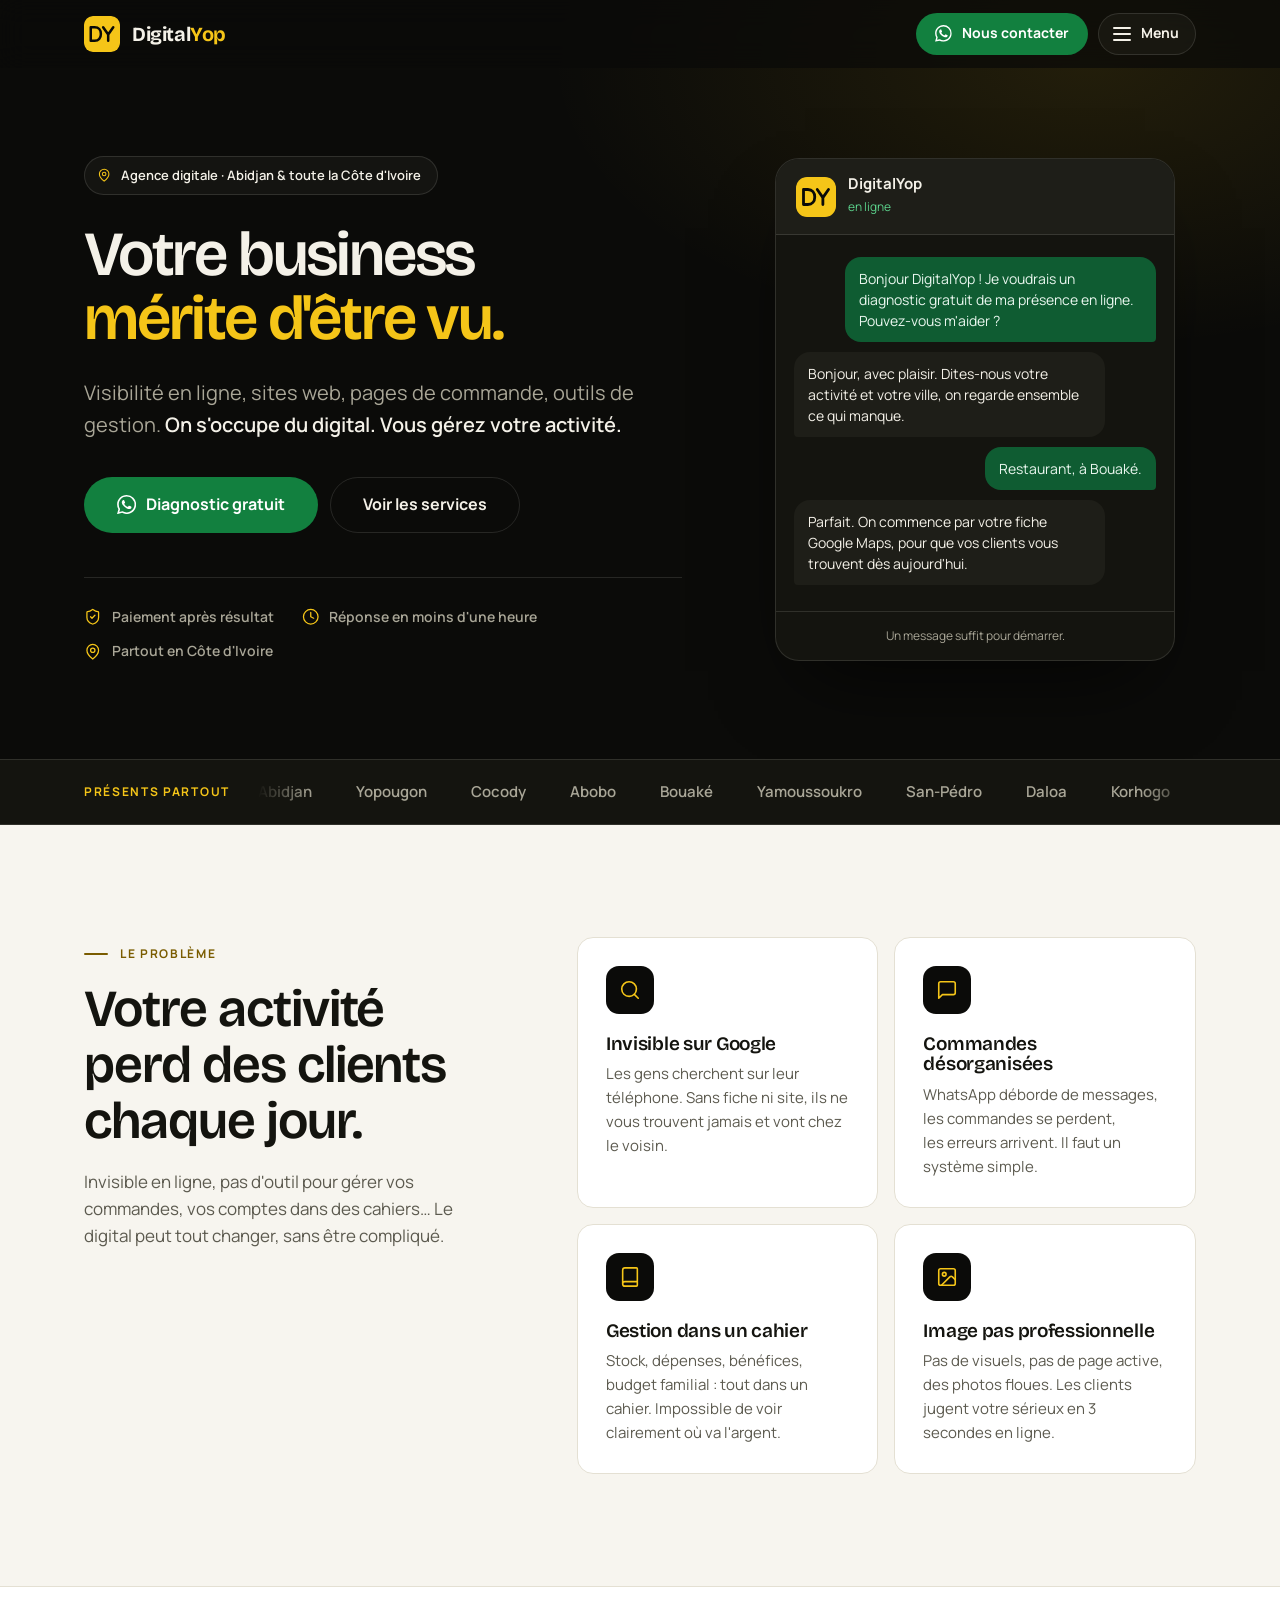
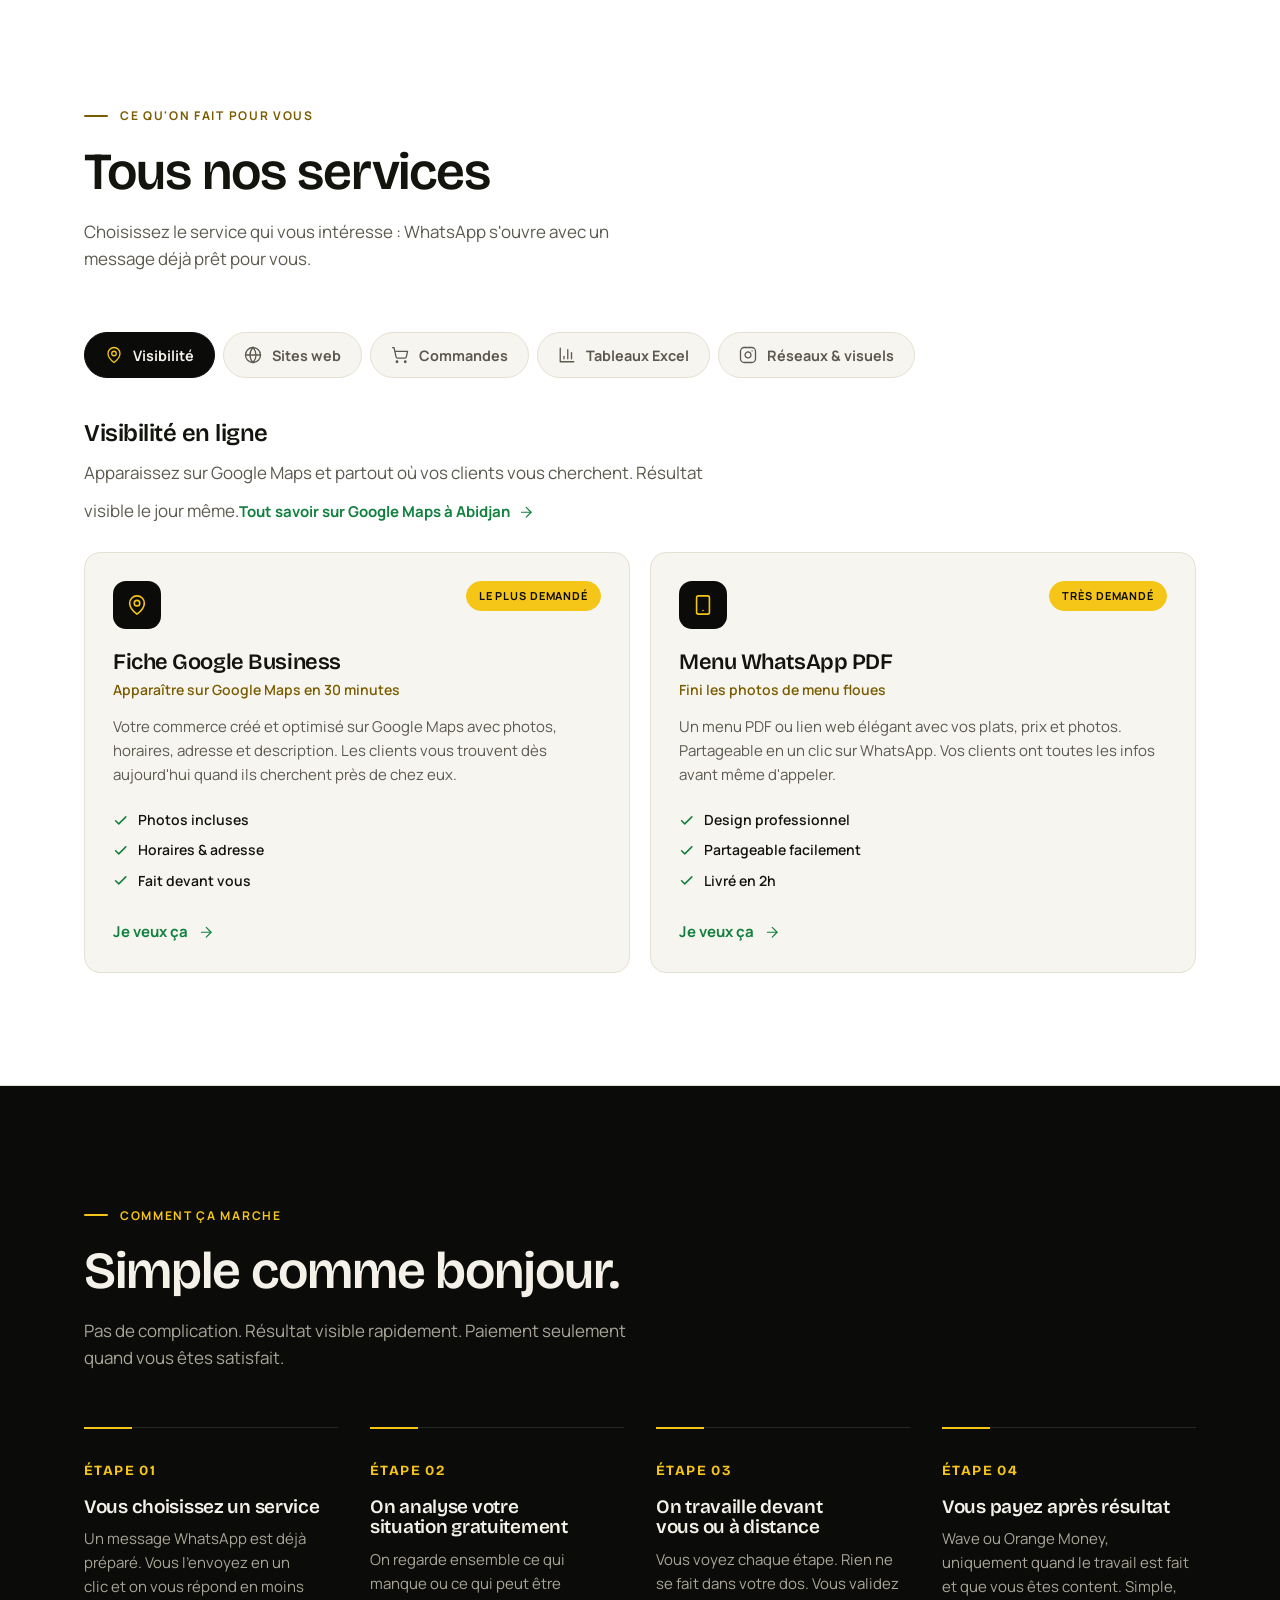
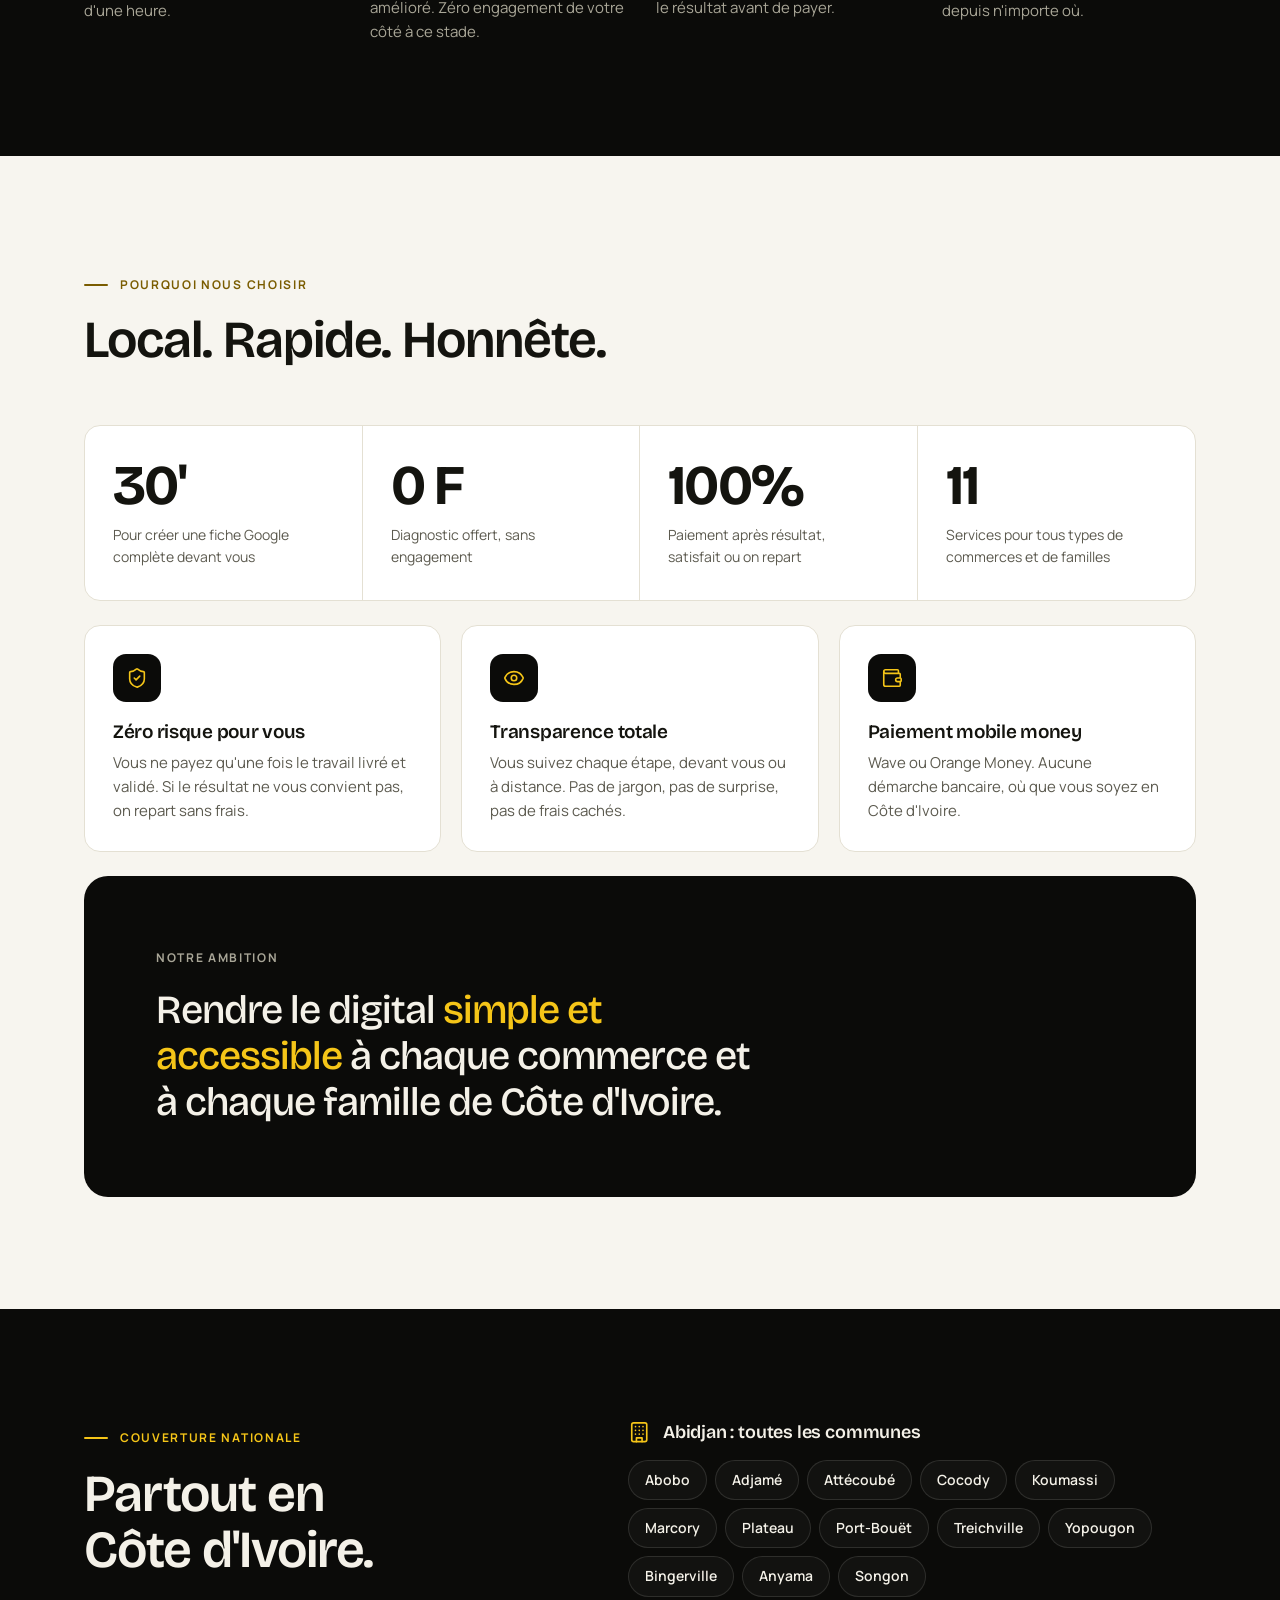
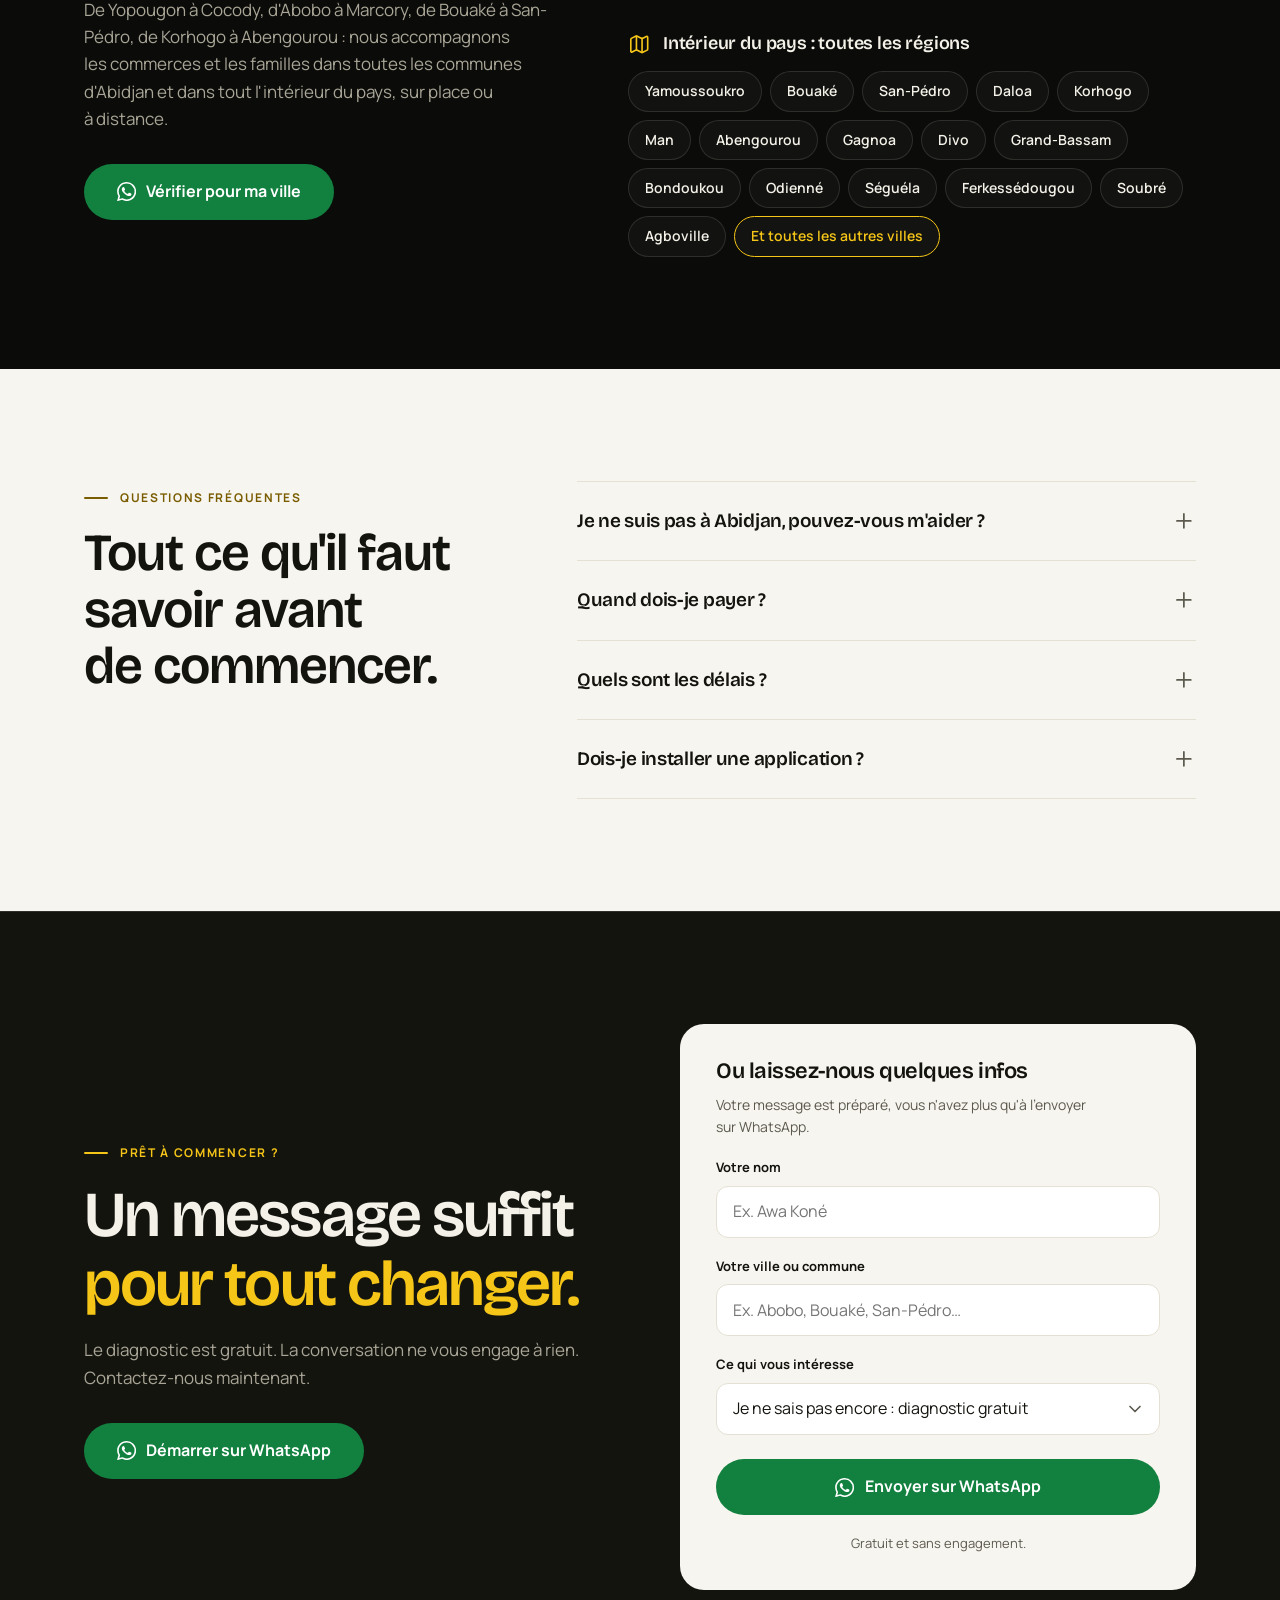
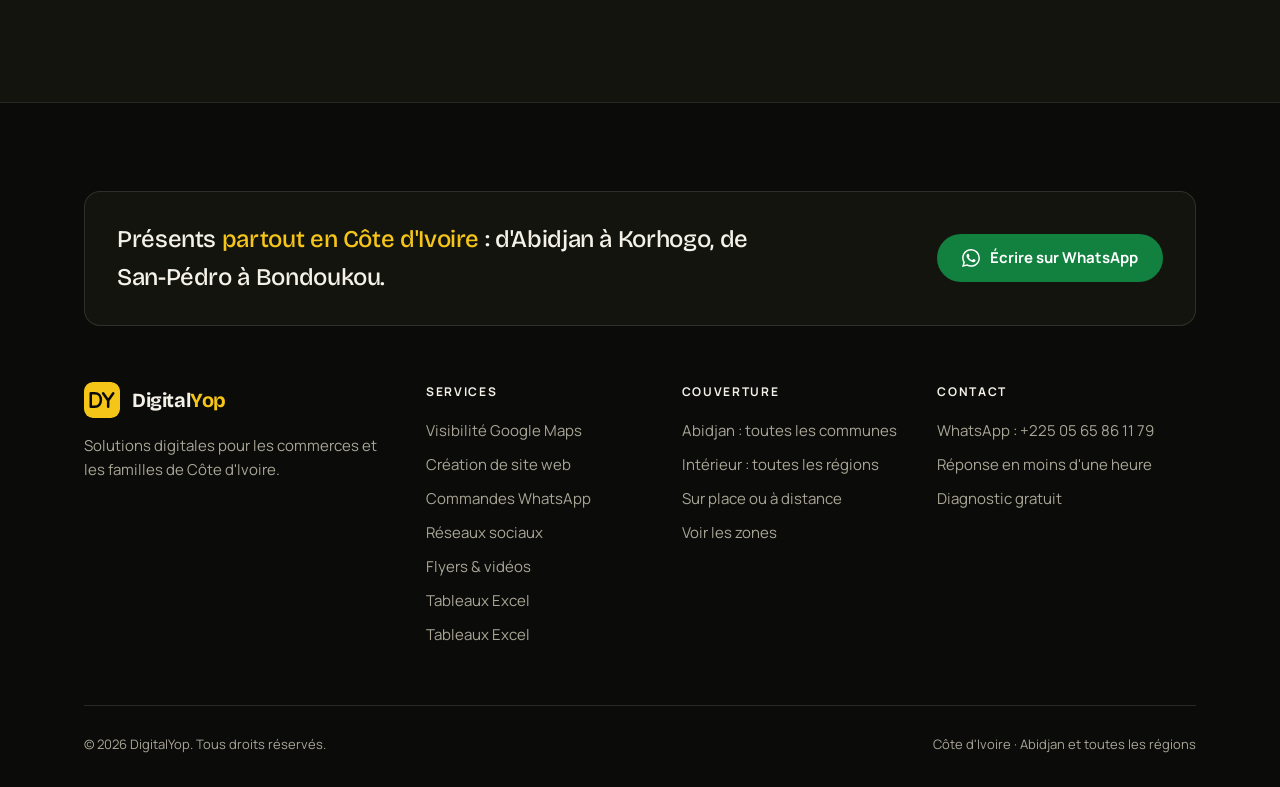
<file: index.html>
<!DOCTYPE html>
<html lang="fr">
<head>
<meta charset="UTF-8">
<meta name="viewport" content="width=device-width, initial-scale=1">
<title>DigitalYop — Agence digitale en Côte d'Ivoire · Google Maps, sites web, commandes WhatsApp</title>
<meta name="description" content="DigitalYop rend votre commerce visible et organisé : fiche Google Maps, sites web, pages de commande WhatsApp, tableaux Excel et réseaux sociaux. À Abidjan et dans toute la Côte d'Ivoire. Diagnostic gratuit, paiement après résultat.">
<link rel="canonical" href="https://digitalyop.vercel.app/">
<meta name="theme-color" content="#0B0B09">
<meta property="og:type" content="website">
<meta property="og:locale" content="fr_CI">
<meta property="og:site_name" content="DigitalYop">
<meta property="og:title" content="DigitalYop — Votre business mérite d'être vu">
<meta property="og:description" content="Visibilité en ligne, sites web, pages de commande et outils de gestion. À Abidjan et dans toute la Côte d'Ivoire. Diagnostic gratuit.">
<link rel="icon" type="image/svg+xml" href="/logo-dy.svg">
<link rel="preconnect" href="https://fonts.googleapis.com">
<link rel="preconnect" href="https://fonts.gstatic.com" crossorigin>
<link href="https://fonts.googleapis.com/css2?family=Bricolage+Grotesque:opsz,wght@12..96,500;600;700&family=Manrope:wght@400;500;600;700&display=swap" rel="stylesheet">
<script>document.documentElement.classList.add('js')</script>
<script type="application/ld+json">
{"@context":"https://schema.org","@type":"ProfessionalService","name":"DigitalYop","description":"Agence digitale : visibilité Google Maps, sites web, pages de commande WhatsApp, tableaux Excel, réseaux sociaux et visuels.","telephone":"+2250565861179","areaServed":{"@type":"Country","name":"Côte d'Ivoire"},"availableLanguage":"fr"}
</script>
<link rel="stylesheet" href="/styles.css">
</head>
<body>

<svg width="0" height="0" style="position:absolute" aria-hidden="true" focusable="false">
  <defs>
    <symbol id="i-wa" viewBox="0 0 24 24"><path stroke="none" d="M17.472 14.382c-.297-.149-1.758-.867-2.03-.967-.273-.099-.471-.148-.67.15-.197.297-.767.966-.94 1.164-.173.199-.347.223-.644.075-.297-.15-1.255-.463-2.39-1.475-.883-.788-1.48-1.761-1.653-2.059-.173-.297-.018-.458.13-.606.134-.133.298-.347.446-.52.149-.174.198-.298.298-.497.099-.198.05-.371-.025-.52-.075-.149-.669-1.612-.916-2.207-.242-.579-.487-.5-.669-.51-.173-.008-.371-.01-.57-.01-.198 0-.52.074-.792.372-.272.297-1.04 1.016-1.04 2.479 0 1.462 1.065 2.875 1.213 3.074.149.198 2.096 3.2 5.077 4.487.709.306 1.262.489 1.694.625.712.227 1.36.195 1.871.118.571-.085 1.758-.719 2.006-1.413.248-.694.248-1.289.173-1.413-.074-.124-.272-.198-.57-.347m-5.421 7.403h-.004a9.87 9.87 0 01-5.031-1.378l-.361-.214-3.741.982.998-3.648-.235-.374a9.86 9.86 0 01-1.51-5.26c.001-5.45 4.436-9.884 9.888-9.884 2.64 0 5.122 1.03 6.988 2.898a9.825 9.825 0 012.893 6.994c-.003 5.45-4.437 9.884-9.885 9.884m8.413-18.297A11.815 11.815 0 0012.05 0C5.495 0 .16 5.335.157 11.892c0 2.096.547 4.142 1.588 5.945L.057 24l6.305-1.654a11.882 11.882 0 005.683 1.448h.005c6.554 0 11.89-5.335 11.893-11.893a11.821 11.821 0 00-3.48-8.413Z"/></symbol>
    <symbol id="i-pin" viewBox="0 0 24 24"><path d="M20 10c0 6-8 12-8 12s-8-6-8-12a8 8 0 0 1 16 0Z"/><circle cx="12" cy="10" r="3"/></symbol>
    <symbol id="i-phone" viewBox="0 0 24 24"><rect width="14" height="20" x="5" y="2" rx="2"/><path d="M12 18h.01"/></symbol>
    <symbol id="i-globe" viewBox="0 0 24 24"><circle cx="12" cy="12" r="10"/><path d="M12 2a14.5 14.5 0 0 0 0 20 14.5 14.5 0 0 0 0-20"/><path d="M2 12h20"/></symbol>
    <symbol id="i-layout" viewBox="0 0 24 24"><rect width="18" height="18" x="3" y="3" rx="2"/><path d="M3 9h18"/><path d="M9 21V9"/></symbol>
    <symbol id="i-cart" viewBox="0 0 24 24"><circle cx="8" cy="21" r="1"/><circle cx="19" cy="21" r="1"/><path d="M2.05 2.05h2l2.66 12.42a2 2 0 0 0 2 1.58h9.78a2 2 0 0 0 1.95-1.57l1.65-7.43H5.12"/></symbol>
    <symbol id="i-box" viewBox="0 0 24 24"><path d="m7.5 4.27 9 5.15"/><path d="M21 8a2 2 0 0 0-1-1.73l-7-4a2 2 0 0 0-2 0l-7 4A2 2 0 0 0 3 8v8a2 2 0 0 0 1 1.73l7 4a2 2 0 0 0 2 0l7-4A2 2 0 0 0 21 16Z"/><path d="m3.3 7 8.7 5 8.7-5"/><path d="M12 22V12"/></symbol>
    <symbol id="i-chart" viewBox="0 0 24 24"><path d="M3 3v18h18"/><path d="M18 17V9"/><path d="M13 17V5"/><path d="M8 17v-3"/></symbol>
    <symbol id="i-home" viewBox="0 0 24 24"><path d="m3 9 9-7 9 7v11a2 2 0 0 1-2 2H5a2 2 0 0 1-2-2z"/><path d="M9 22V12h6v10"/></symbol>
    <symbol id="i-list" viewBox="0 0 24 24"><rect width="8" height="4" x="8" y="2" rx="1"/><path d="M16 4h2a2 2 0 0 1 2 2v14a2 2 0 0 1-2 2H6a2 2 0 0 1-2-2V6a2 2 0 0 1 2-2h2"/><path d="M12 11h4"/><path d="M12 16h4"/><path d="M8 11h.01"/><path d="M8 16h.01"/></symbol>
    <symbol id="i-insta" viewBox="0 0 24 24"><rect width="20" height="20" x="2" y="2" rx="5"/><path d="M16 11.37A4 4 0 1 1 12.63 8 4 4 0 0 1 16 11.37z"/><path d="M17.5 6.5h.01"/></symbol>
    <symbol id="i-image" viewBox="0 0 24 24"><rect width="18" height="18" x="3" y="3" rx="2"/><circle cx="9" cy="9" r="2"/><path d="m21 15-3.086-3.086a2 2 0 0 0-2.828 0L6 21"/></symbol>
    <symbol id="i-video" viewBox="0 0 24 24"><rect width="20" height="14" x="2" y="5" rx="3"/><path d="m10 9.5 4.5 2.5-4.5 2.5z"/><path d="M8 21h8"/></symbol>
  <symbol id="i-ugc" viewBox="0 0 24 24"><rect width="12" height="20" x="6" y="2" rx="3"/><circle cx="12" cy="10" r="2.5"/><path d="M8.5 17c.6-1.7 1.9-2.5 3.5-2.5s2.9.8 3.5 2.5"/></symbol>
  <symbol id="i-check" viewBox="0 0 24 24"><path d="M20 6 9 17l-5-5"/></symbol>
    <symbol id="i-arrow" viewBox="0 0 24 24"><path d="M5 12h14"/><path d="m12 5 7 7-7 7"/></symbol>
    <symbol id="i-plus" viewBox="0 0 24 24"><path d="M5 12h14"/><path d="M12 5v14"/></symbol>
    <symbol id="i-search" viewBox="0 0 24 24"><circle cx="11" cy="11" r="8"/><path d="m21 21-4.3-4.3"/></symbol>
    <symbol id="i-chat" viewBox="0 0 24 24"><path d="M21 15a2 2 0 0 1-2 2H7l-4 4V5a2 2 0 0 1 2-2h14a2 2 0 0 1 2 2z"/></symbol>
    <symbol id="i-book" viewBox="0 0 24 24"><path d="M4 19.5v-15A2.5 2.5 0 0 1 6.5 2H19a1 1 0 0 1 1 1v18a1 1 0 0 1-1 1H6.5a1 1 0 0 1 0-5H20"/></symbol>
    <symbol id="i-shield" viewBox="0 0 24 24"><path d="M20 13c0 5-3.5 7.5-7.66 8.95a1 1 0 0 1-.67-.01C7.5 20.5 4 18 4 13V6a1 1 0 0 1 1-1c2 0 4.5-1.2 6.24-2.72a1.17 1.17 0 0 1 1.52 0C14.51 3.81 17 5 19 5a1 1 0 0 1 1 1z"/><path d="m9 12 2 2 4-4"/></symbol>
    <symbol id="i-clock" viewBox="0 0 24 24"><circle cx="12" cy="12" r="10"/><path d="M12 6v6l4 2"/></symbol>
    <symbol id="i-eye" viewBox="0 0 24 24"><path d="M2.06 12.35a1 1 0 0 1 0-.7 10.75 10.75 0 0 1 19.88 0 1 1 0 0 1 0 .7 10.75 10.75 0 0 1-19.88 0"/><circle cx="12" cy="12" r="3"/></symbol>
    <symbol id="i-wallet" viewBox="0 0 24 24"><path d="M19 7V4a1 1 0 0 0-1-1H5a2 2 0 0 0 0 4h15a1 1 0 0 1 1 1v4h-3a2 2 0 0 0 0 4h3a1 1 0 0 0 1-1v-2a1 1 0 0 0-1-1"/><path d="M3 5v14a2 2 0 0 0 2 2h15a1 1 0 0 0 1-1v-4"/></symbol>
    <symbol id="i-map" viewBox="0 0 24 24"><path d="M14.106 5.553a2 2 0 0 0 1.788 0l3.659-1.83A1 1 0 0 1 21 4.619v12.764a1 1 0 0 1-.553.894l-4.553 2.277a2 2 0 0 1-1.788 0l-4.212-2.106a2 2 0 0 0-1.788 0l-3.659 1.83A1 1 0 0 1 3 19.381V6.618a1 1 0 0 1 .553-.894l4.553-2.277a2 2 0 0 1 1.788 0z"/><path d="M15 5.764v15"/><path d="M9 3.236v15"/></symbol>
    <symbol id="i-building" viewBox="0 0 24 24"><rect width="16" height="20" x="4" y="2" rx="2"/><path d="M9 22v-4h6v4"/><path d="M8 6h.01M16 6h.01M12 6h.01M12 10h.01M12 14h.01M16 10h.01M16 14h.01M8 10h.01M8 14h.01"/></symbol>
  </defs>
</svg>

<header class="nav" id="nav">
  <div class="wrap">
    <a class="brand" href="#top" aria-label="DigitalYop, retour en haut">
      <img src="/logo-dy.svg" alt="" width="36" height="36">
      <span>Digital<b>Yop</b></span>
    </a>
    <div class="nav-right">
      <a class="btn btn-wa nav-cta" href="https://wa.me/2250565861179?text=Bonjour%20DigitalYop%20%21%20Je%20voudrais%20en%20savoir%20plus%20sur%20vos%20services." target="_blank" rel="noopener">
        <svg class="i i-fill" aria-hidden="true"><use href="#i-wa"/></svg>Nous contacter
      </a>
      <button class="burger-btn" id="menu-btn" type="button" aria-expanded="false" aria-controls="menu">
        <span class="burger" aria-hidden="true"><i></i><i></i><i></i></span>
        <span>Menu</span>
      </button>
    </div>
  </div>
  <div class="menu" id="menu" hidden>
    <nav class="menu-inner" aria-label="Menu principal">
      <p class="menu-title">Nos services</p>
      <ul class="menu-cards">
        <li><a class="menu-card" href="/google-maps-abidjan/"><span class="menu-ic"><svg class="i" aria-hidden="true"><use href="#i-pin"/></svg></span><span class="menu-txt"><strong>Google Maps</strong><span>Fiche Google Business en 30 minutes</span></span><svg class="i menu-go" aria-hidden="true"><use href="#i-arrow"/></svg></a></li>
        <li><a class="menu-card" href="/creation-site-web-abidjan/"><span class="menu-ic"><svg class="i" aria-hidden="true"><use href="#i-globe"/></svg></span><span class="menu-txt"><strong>Sites web</strong><span>Mini-site une page ou site complet</span></span><svg class="i menu-go" aria-hidden="true"><use href="#i-arrow"/></svg></a></li>
        <li><a class="menu-card" href="/commande-whatsapp-abidjan/"><span class="menu-ic"><svg class="i" aria-hidden="true"><use href="#i-cart"/></svg></span><span class="menu-txt"><strong>Commandes WhatsApp</strong><span>Menu PDF, page et bon de commande</span></span><svg class="i menu-go" aria-hidden="true"><use href="#i-arrow"/></svg></a></li>
        <li><a class="menu-card" href="/gestion-reseaux-sociaux-abidjan/"><span class="menu-ic"><svg class="i" aria-hidden="true"><use href="#i-insta"/></svg></span><span class="menu-txt"><strong>Réseaux sociaux</strong><span>Instagram et Facebook gérés pour vous</span></span><svg class="i menu-go" aria-hidden="true"><use href="#i-arrow"/></svg></a></li>
        <li><a class="menu-card" href="/flyers-videos-publicitaires-abidjan/"><span class="menu-ic"><svg class="i" aria-hidden="true"><use href="#i-image"/></svg></span><span class="menu-txt"><strong>Flyers et vidéos</strong><span>Visuels, motion design et UGC</span></span><svg class="i menu-go" aria-hidden="true"><use href="#i-arrow"/></svg></a></li>
        <li><a class="menu-card" href="/tableaux-excel-gestion-abidjan/"><span class="menu-ic"><svg class="i" aria-hidden="true"><use href="#i-chart"/></svg></span><span class="menu-txt"><strong>Tableaux Excel</strong><span>Stock, ventes, budget et sur mesure</span></span><svg class="i menu-go" aria-hidden="true"><use href="#i-arrow"/></svg></a></li>
      </ul>
      <ul class="menu-links">
        <li><a href="/" aria-current="page">Accueil</a></li>
        <li><a href="/#services">Tous les services</a></li>
        <li><a href="/#methode">Méthode</a></li>
        <li><a href="/#garanties">Garanties</a></li>
        <li><a href="/#couverture">Couverture</a></li>
        <li><a href="/#faq">Questions</a></li>
      </ul>
      <a class="btn btn-wa btn-lg menu-cta" href="https://wa.me/2250565861179?text=Bonjour%20DigitalYop%20%21%20Je%20voudrais%20un%20diagnostic%20gratuit%20de%20ma%20pr%C3%A9sence%20en%20ligne.%20Pouvez-vous%20m%27aider%20%3F" target="_blank" rel="noopener">
        <svg class="i i-fill" aria-hidden="true"><use href="#i-wa"/></svg>Diagnostic gratuit sur WhatsApp
      </a>
    </nav>
  </div>
</header>

<main id="top">

<!-- HERO -->
<section class="hero dark">
  <div class="wrap hero-grid">
    <div>
      <p class="pill rise"><svg class="i" aria-hidden="true"><use href="#i-pin"/></svg>Agence digitale · Abidjan &amp; toute la Côte d'Ivoire</p>
      <h1 class="rise" style="--d:.08s">Votre business<br><em>mérite d'être vu.</em></h1>
      <p class="hero-sub rise" style="--d:.16s">Visibilité en ligne, sites web, pages de commande, outils de gestion. <strong>On s'occupe du digital. Vous gérez votre activité.</strong></p>
      <div class="hero-actions rise" style="--d:.24s">
        <a class="btn btn-wa btn-lg" href="https://wa.me/2250565861179?text=Bonjour%20DigitalYop%20%21%20Je%20voudrais%20un%20diagnostic%20gratuit%20de%20ma%20pr%C3%A9sence%20en%20ligne.%20Pouvez-vous%20m%27aider%20%3F" target="_blank" rel="noopener">
          <svg class="i i-fill" aria-hidden="true"><use href="#i-wa"/></svg>Diagnostic gratuit
        </a>
        <a class="btn btn-ghost btn-lg" href="#services">Voir les services</a>
      </div>
      <ul class="assure rise" style="--d:.32s">
        <li><svg class="i" aria-hidden="true"><use href="#i-shield"/></svg>Paiement après résultat</li>
        <li><svg class="i" aria-hidden="true"><use href="#i-clock"/></svg>Réponse en moins d'une heure</li>
        <li><svg class="i" aria-hidden="true"><use href="#i-pin"/></svg>Partout en Côte d'Ivoire</li>
      </ul>
    </div>

    <div class="chat rise" style="--d:.2s" role="img" aria-label="Exemple de conversation WhatsApp : un restaurateur de Bouaké demande un diagnostic gratuit et DigitalYop lui répond.">
      <div class="chat-head">
        <img src="/logo-dy.svg" alt="" width="40" height="40">
        <div><strong>DigitalYop</strong><span>en ligne</span></div>
      </div>
      <div class="chat-body" aria-hidden="true">
        <div class="bubble out">Bonjour DigitalYop ! Je voudrais un diagnostic gratuit de ma présence en ligne. Pouvez-vous m'aider ?</div>
        <div class="bubble in">Bonjour, avec plaisir. Dites-nous votre activité et votre ville, on regarde ensemble ce qui manque.</div>
        <div class="bubble out">Restaurant, à Bouaké.</div>
        <div class="bubble in">Parfait. On commence par votre fiche Google Maps, pour que vos clients vous trouvent dès aujourd'hui.</div>
      </div>
      <p class="chat-note">Un message suffit pour démarrer.</p>
    </div>
  </div>
</section>

<!-- CITIES STRIP -->
<div class="strip" role="region" aria-label="Villes couvertes">
  <div class="wrap">
    <span class="strip-label">Présents partout</span>
    <div class="marquee">
      <div class="marquee-track">
        <span>Abidjan</span><span>Yopougon</span><span>Cocody</span><span>Abobo</span><span>Bouaké</span><span>Yamoussoukro</span><span>San-Pédro</span><span>Daloa</span><span>Korhogo</span><span>Man</span><span>Abengourou</span><span>Gagnoa</span><span>Divo</span><span>Grand-Bassam</span><span>Bondoukou</span><span>Odienné</span><span aria-hidden="true">Abidjan</span><span aria-hidden="true">Yopougon</span><span aria-hidden="true">Cocody</span><span aria-hidden="true">Abobo</span><span aria-hidden="true">Bouaké</span><span aria-hidden="true">Yamoussoukro</span><span aria-hidden="true">San-Pédro</span><span aria-hidden="true">Daloa</span><span aria-hidden="true">Korhogo</span><span aria-hidden="true">Man</span><span aria-hidden="true">Abengourou</span><span aria-hidden="true">Gagnoa</span><span aria-hidden="true">Divo</span><span aria-hidden="true">Grand-Bassam</span><span aria-hidden="true">Bondoukou</span><span aria-hidden="true">Odienné</span>
      </div>
    </div>
  </div>
</div>

<!-- PROBLEM -->
<section class="section" id="probleme">
  <div class="wrap problem-grid">
    <div class="sec-head reveal">
      <p class="eyebrow">Le problème</p>
      <h2 class="h2">Votre activité perd des clients chaque jour.</h2>
      <p class="lead">Invisible en ligne, pas d'outil pour gérer vos commandes, vos comptes dans des cahiers… Le digital peut tout changer, sans être compliqué.</p>
    </div>
    <div class="problems">
      <article class="problem reveal">
        <div class="ico"><svg class="i" aria-hidden="true"><use href="#i-search"/></svg></div>
        <h3>Invisible sur Google</h3>
        <p>Les gens cherchent sur leur téléphone. Sans fiche ni site, ils ne vous trouvent jamais et vont chez le voisin.</p>
      </article>
      <article class="problem reveal" style="--d:.08s">
        <div class="ico"><svg class="i" aria-hidden="true"><use href="#i-chat"/></svg></div>
        <h3>Commandes désorganisées</h3>
        <p>WhatsApp déborde de messages, les commandes se perdent, les erreurs arrivent. Il faut un système simple.</p>
      </article>
      <article class="problem reveal" style="--d:.16s">
        <div class="ico"><svg class="i" aria-hidden="true"><use href="#i-book"/></svg></div>
        <h3>Gestion dans un cahier</h3>
        <p>Stock, dépenses, bénéfices, budget familial : tout dans un cahier. Impossible de voir clairement où va l'argent.</p>
      </article>
      <article class="problem reveal" style="--d:.24s">
        <div class="ico"><svg class="i" aria-hidden="true"><use href="#i-image"/></svg></div>
        <h3>Image pas professionnelle</h3>
        <p>Pas de visuels, pas de page active, des photos floues. Les clients jugent votre sérieux en 3 secondes en ligne.</p>
      </article>
    </div>
  </div>
</section>

<!-- SERVICES -->
<section class="section services" id="services">
  <div class="wrap">
    <div class="sec-head reveal">
      <p class="eyebrow">Ce qu'on fait pour vous</p>
      <h2 class="h2">Tous nos services</h2>
      <p class="lead">Choisissez le service qui vous intéresse : WhatsApp s'ouvre avec un message déjà prêt pour vous.</p>
    </div>

    <div class="tabs reveal" role="tablist" aria-label="Catégories de services">
      <button class="tab" role="tab" id="tab-visib" aria-controls="panel-visib" aria-selected="true" tabindex="0" type="button"><svg class="i" aria-hidden="true"><use href="#i-pin"/></svg>Visibilité</button>
      <button class="tab" role="tab" id="tab-web" aria-controls="panel-web" aria-selected="false" tabindex="-1" type="button"><svg class="i" aria-hidden="true"><use href="#i-globe"/></svg>Sites web</button>
      <button class="tab" role="tab" id="tab-commande" aria-controls="panel-commande" aria-selected="false" tabindex="-1" type="button"><svg class="i" aria-hidden="true"><use href="#i-cart"/></svg>Commandes</button>
      <button class="tab" role="tab" id="tab-excel" aria-controls="panel-excel" aria-selected="false" tabindex="-1" type="button"><svg class="i" aria-hidden="true"><use href="#i-chart"/></svg>Tableaux Excel</button>
      <button class="tab" role="tab" id="tab-social" aria-controls="panel-social" aria-selected="false" tabindex="-1" type="button"><svg class="i" aria-hidden="true"><use href="#i-insta"/></svg>Réseaux &amp; visuels</button>
    </div>

    <div class="panel" role="tabpanel" id="panel-visib" aria-labelledby="tab-visib">
      <p class="panel-intro"><strong>Visibilité en ligne</strong>Apparaissez sur Google Maps et partout où vos clients vous cherchent. Résultat visible le jour même.<a class="more-link" href="/google-maps-abidjan/">Tout savoir sur Google Maps à Abidjan <svg class="i" aria-hidden="true"><use href="#i-arrow"/></svg></a></p>
      <div class="cards">
      <article class="card">
        <div class="card-top"><div class="ico"><svg class="i" aria-hidden="true"><use href="#i-pin"/></svg></div><span class="badge hot">Le plus demandé</span></div>
        <h3>Fiche Google Business</h3>
        <p class="tagline">Apparaître sur Google Maps en 30 minutes</p>
        <p class="desc">Votre commerce créé et optimisé sur Google Maps avec photos, horaires, adresse et description. Les clients vous trouvent dès aujourd'hui quand ils cherchent près de chez eux.</p>
        <ul class="feats"><li><svg class="i" aria-hidden="true"><use href="#i-check"/></svg>Photos incluses</li><li><svg class="i" aria-hidden="true"><use href="#i-check"/></svg>Horaires &amp; adresse</li><li><svg class="i" aria-hidden="true"><use href="#i-check"/></svg>Fait devant vous</li></ul>
        <a class="cta-link" href="https://wa.me/2250565861179?text=Bonjour%20DigitalYop%20%21%20%F0%9F%97%BA%EF%B8%8F%20Je%20suis%20int%C3%A9ress%C3%A9%28e%29%20par%20la%20cr%C3%A9ation%20de%20ma%20fiche%20Google%20Business.%20Mon%20commerce%20n%E2%80%99appara%C3%AEt%20pas%20%28ou%20mal%29%20sur%20Google%20Maps%20et%20je%20voudrais%20corriger%20%C3%A7a.%20Pouvez-vous%20m%E2%80%99aider%20%3F" target="_blank" rel="noopener" aria-label="Demander « Fiche Google Business » sur WhatsApp">Je veux ça <svg class="i" aria-hidden="true"><use href="#i-arrow"/></svg></a>
      </article>
      <article class="card">
        <div class="card-top"><div class="ico"><svg class="i" aria-hidden="true"><use href="#i-phone"/></svg></div><span class="badge hot">Très demandé</span></div>
        <h3>Menu WhatsApp PDF</h3>
        <p class="tagline">Fini les photos de menu floues</p>
        <p class="desc">Un menu PDF ou lien web élégant avec vos plats, prix et photos. Partageable en un clic sur WhatsApp. Vos clients ont toutes les infos avant même d'appeler.</p>
        <ul class="feats"><li><svg class="i" aria-hidden="true"><use href="#i-check"/></svg>Design professionnel</li><li><svg class="i" aria-hidden="true"><use href="#i-check"/></svg>Partageable facilement</li><li><svg class="i" aria-hidden="true"><use href="#i-check"/></svg>Livré en 2h</li></ul>
        <a class="cta-link" href="https://wa.me/2250565861179?text=Bonjour%20DigitalYop%20%21%20%F0%9F%93%B1%20Je%20voudrais%20un%20menu%20WhatsApp%20professionnel%20pour%20mon%20restaurant.%20Mes%20clients%20me%20demandent%20le%20menu%20en%20permanence%20et%20je%20voudrais%20quelque%20chose%20de%20propre%20%C3%A0%20partager.%20Pouvez-vous%20m%E2%80%99aider%20%3F" target="_blank" rel="noopener" aria-label="Demander « Menu WhatsApp PDF » sur WhatsApp">Je veux ça <svg class="i" aria-hidden="true"><use href="#i-arrow"/></svg></a>
      </article>
      </div>
    </div>

    <div class="panel" role="tabpanel" id="panel-web" aria-labelledby="tab-web" hidden>
      <p class="panel-intro"><strong>Sites web professionnels</strong>Une présence en ligne crédible qui inspire confiance et attire des clients même quand vous dormez.<a class="more-link" href="/creation-site-web-abidjan/">Tout savoir sur la création de site web <svg class="i" aria-hidden="true"><use href="#i-arrow"/></svg></a></p>
      <div class="cards">
      <article class="card">
        <div class="card-top"><div class="ico"><svg class="i" aria-hidden="true"><use href="#i-globe"/></svg></div><span class="badge">Populaire</span></div>
        <h3>Mini-site une page</h3>
        <p class="tagline">Présentation, menu, contact, réservation</p>
        <p class="desc">Un site web élégant, mobile, avec votre présentation, galerie photos, menu ou catalogue, et un bouton de contact direct WhatsApp. Parfait pour les restaurants, salons, boutiques et prestataires.</p>
        <ul class="feats"><li><svg class="i" aria-hidden="true"><use href="#i-check"/></svg>Mobile first</li><li><svg class="i" aria-hidden="true"><use href="#i-check"/></svg>Hébergement gratuit</li><li><svg class="i" aria-hidden="true"><use href="#i-check"/></svg>Livré en 3–4 jours</li></ul>
        <a class="cta-link" href="https://wa.me/2250565861179?text=Bonjour%20DigitalYop%20%21%20%F0%9F%8C%90%20Je%20voudrais%20un%20mini-site%20web%20d%27une%20page%20pour%20mon%20commerce%20ou%20restaurant.%20Je%20veux%20%C3%AAtre%20cr%C3%A9dible%20en%20ligne%20et%20que%20les%20clients%20puissent%20me%20trouver%20facilement.%20Pouvez-vous%20m%E2%80%99aider%20%3F" target="_blank" rel="noopener" aria-label="Demander « Mini-site une page » sur WhatsApp">Je veux ça <svg class="i" aria-hidden="true"><use href="#i-arrow"/></svg></a>
      </article>
      <article class="card">
        <div class="card-top"><div class="ico"><svg class="i" aria-hidden="true"><use href="#i-layout"/></svg></div><span class="badge">Premium</span></div>
        <h3>Site web complet multi-pages</h3>
        <p class="tagline">Accueil · Services · Portfolio · Contact</p>
        <p class="desc">Un site professionnel multi-pages pour les entreprises qui veulent une image sérieuse : présentation complète, catalogue ou portfolio, témoignages clients, formulaire de contact et intégration WhatsApp.</p>
        <ul class="feats"><li><svg class="i" aria-hidden="true"><use href="#i-check"/></svg>Plusieurs pages</li><li><svg class="i" aria-hidden="true"><use href="#i-check"/></svg>SEO de base inclus</li><li><svg class="i" aria-hidden="true"><use href="#i-check"/></svg>Livré en 5–7 jours</li></ul>
        <a class="cta-link" href="https://wa.me/2250565861179?text=Bonjour%20DigitalYop%20%21%20%F0%9F%8C%9F%20Je%20voudrais%20un%20site%20web%20professionnel%20complet%20pour%20mon%20entreprise.%20J%E2%80%99ai%20besoin%20de%20plusieurs%20pages%2C%20d%E2%80%99un%20catalogue%20ou%20portfolio%20et%20d%E2%80%99un%20formulaire%20de%20contact.%20Pouvez-vous%20m%E2%80%99aider%20%3F" target="_blank" rel="noopener" aria-label="Demander « Site web complet multi-pages » sur WhatsApp">Je veux ça <svg class="i" aria-hidden="true"><use href="#i-arrow"/></svg></a>
      </article>
      </div>
    </div>

    <div class="panel" role="tabpanel" id="panel-commande" aria-labelledby="tab-commande" hidden>
      <p class="panel-intro"><strong>Pages de commande WhatsApp</strong>Transformez votre WhatsApp en vrai système de commande. Plus d'erreurs, plus de perte de clients.<a class="more-link" href="/commande-whatsapp-abidjan/">Tout savoir sur les commandes WhatsApp <svg class="i" aria-hidden="true"><use href="#i-arrow"/></svg></a></p>
      <div class="cards">
      <article class="card">
        <div class="card-top"><div class="ico"><svg class="i" aria-hidden="true"><use href="#i-cart"/></svg></div><span class="badge">Nouveau</span></div>
        <h3>Page de commande WhatsApp</h3>
        <p class="tagline">Catalogue cliquable → commande automatique</p>
        <p class="desc">Vos clients choisissent leurs produits sur une page web simple, cliquent sur « Commander » et WhatsApp s'ouvre avec leur commande déjà rédigée. Vous recevez des commandes claires, structurées, sans erreur. Idéal pour restaurants, traiteurs, boutiques.</p>
        <ul class="feats"><li><svg class="i" aria-hidden="true"><use href="#i-check"/></svg>Catalogue avec photos</li><li><svg class="i" aria-hidden="true"><use href="#i-check"/></svg>Message WhatsApp automatique</li><li><svg class="i" aria-hidden="true"><use href="#i-check"/></svg>Zéro application à installer</li></ul>
        <a class="cta-link" href="https://wa.me/2250565861179?text=Bonjour%20DigitalYop%20%21%20%F0%9F%9B%92%20Je%20voudrais%20une%20page%20de%20commande%20WhatsApp%20pour%20mon%20commerce.%20Mes%20clients%20commandent%20en%20d%C3%A9sordre%20par%20WhatsApp%20et%20je%20perds%20des%20commandes.%20Je%20veux%20quelque%20chose%20de%20structur%C3%A9.%20Pouvez-vous%20m%E2%80%99aider%20%3F" target="_blank" rel="noopener" aria-label="Demander « Page de commande WhatsApp » sur WhatsApp">Je veux ça <svg class="i" aria-hidden="true"><use href="#i-arrow"/></svg></a>
      </article>
      <article class="card">
        <div class="card-top"><div class="ico"><svg class="i" aria-hidden="true"><use href="#i-box"/></svg></div><span class="badge">Pro</span></div>
        <h3>Bon de commande négoce</h3>
        <p class="tagline">Pour grossistes, détaillants &amp; revendeurs</p>
        <p class="desc">Formulaire de commande adapté au négoce : choix des produits, quantités, unités, livraison. Le client envoie sa commande complète sur WhatsApp en un clic. Vous gérez mieux, vous livrez mieux.</p>
        <ul class="feats"><li><svg class="i" aria-hidden="true"><use href="#i-check"/></svg>Quantités &amp; unités</li><li><svg class="i" aria-hidden="true"><use href="#i-check"/></svg>Calcul automatique</li><li><svg class="i" aria-hidden="true"><use href="#i-check"/></svg>Adapté à votre catalogue</li></ul>
        <a class="cta-link" href="https://wa.me/2250565861179?text=Bonjour%20DigitalYop%20%21%20%F0%9F%93%A6%20Je%20voudrais%20un%20bon%20de%20commande%20WhatsApp%20pour%20mon%20n%C3%A9goce.%20Je%20veux%20que%20mes%20clients%20grossistes%20ou%20d%C3%A9taillants%20puissent%20commander%20facilement%20et%20que%20je%20re%C3%A7oive%20les%20commandes%20bien%20organis%C3%A9es.%20Pouvez-vous%20m%E2%80%99aider%20%3F" target="_blank" rel="noopener" aria-label="Demander « Bon de commande négoce » sur WhatsApp">Je veux ça <svg class="i" aria-hidden="true"><use href="#i-arrow"/></svg></a>
      </article>
      </div>
    </div>

    <div class="panel" role="tabpanel" id="panel-excel" aria-labelledby="tab-excel" hidden>
      <p class="panel-intro"><strong>Tableaux Excel sur mesure</strong>Fini les cahiers et les calculs à la main. Des outils simples qui calculent tout automatiquement pour vous.<a class="more-link" href="/tableaux-excel-gestion-abidjan/">Tout savoir sur les tableaux Excel <svg class="i" aria-hidden="true"><use href="#i-arrow"/></svg></a></p>
      <div class="cards three">
      <article class="card">
        <div class="card-top"><div class="ico"><svg class="i" aria-hidden="true"><use href="#i-chart"/></svg></div><span class="badge">Très utile</span></div>
        <h3>Tableau de gestion commerce</h3>
        <p class="tagline">Stock · Ventes · Dépenses · Bénéfices</p>
        <p class="desc">Un tableau Excel complet pour suivre votre stock, enregistrer vos ventes quotidiennes, gérer vos dépenses et voir vos bénéfices en temps réel. Simple, coloré, facile à utiliser même sans formation.</p>
        <ul class="feats"><li><svg class="i" aria-hidden="true"><use href="#i-check"/></svg>Calculs automatiques</li><li><svg class="i" aria-hidden="true"><use href="#i-check"/></svg>Graphiques inclus</li><li><svg class="i" aria-hidden="true"><use href="#i-check"/></svg>Formation d'utilisation</li></ul>
        <a class="cta-link" href="https://wa.me/2250565861179?text=Bonjour%20DigitalYop%20%21%20%F0%9F%93%8A%20Je%20voudrais%20un%20tableau%20Excel%20pour%20g%C3%A9rer%20mon%20commerce%20%3A%20stock%2C%20ventes%2C%20d%C3%A9penses%20et%20b%C3%A9n%C3%A9fices.%20En%20ce%20moment%20tout%20est%20dans%20un%20cahier%20et%20c%E2%80%99est%20difficile%20%C3%A0%20suivre.%20Pouvez-vous%20m%E2%80%99aider%20%3F" target="_blank" rel="noopener" aria-label="Demander « Tableau de gestion commerce » sur WhatsApp">Je veux ça <svg class="i" aria-hidden="true"><use href="#i-arrow"/></svg></a>
      </article>
      <article class="card">
        <div class="card-top"><div class="ico"><svg class="i" aria-hidden="true"><use href="#i-home"/></svg></div><span class="badge">Pour tous</span></div>
        <h3>Tableau budget familial</h3>
        <p class="tagline">Revenus · Dépenses · Épargne · Objectifs</p>
        <p class="desc">Un tableau mensuel pour toute la famille : revenus du ménage, dépenses par catégorie (alimentation, loyer, école, santé, transport), calcul automatique de ce qui reste et suivi de votre épargne mois par mois.</p>
        <ul class="feats"><li><svg class="i" aria-hidden="true"><use href="#i-check"/></svg>Catégories personnalisées</li><li><svg class="i" aria-hidden="true"><use href="#i-check"/></svg>Bilan mensuel visuel</li><li><svg class="i" aria-hidden="true"><use href="#i-check"/></svg>Suivi sur 12 mois</li></ul>
        <a class="cta-link" href="https://wa.me/2250565861179?text=Bonjour%20DigitalYop%20%21%20%F0%9F%8F%A0%20Je%20voudrais%20un%20tableau%20Excel%20pour%20g%C3%A9rer%20le%20budget%20de%20ma%20famille.%20Je%20veux%20suivre%20mes%20revenus%2C%20mes%20d%C3%A9penses%20du%20mois%20%28alimentation%2C%20loyer%2C%20%C3%A9cole%2C%20sant%C3%A9...%29%20et%20ce%20qui%20me%20reste.%20Pouvez-vous%20m%E2%80%99aider%20%3F" target="_blank" rel="noopener" aria-label="Demander « Tableau budget familial » sur WhatsApp">Je veux ça <svg class="i" aria-hidden="true"><use href="#i-arrow"/></svg></a>
      </article>
      <article class="card">
        <div class="card-top"><div class="ico"><svg class="i" aria-hidden="true"><use href="#i-list"/></svg></div><span class="badge">Personnalisé</span></div>
        <h3>Tableau sur mesure</h3>
        <p class="tagline">Votre besoin spécifique, votre outil</p>
        <p class="desc">Vous avez un besoin spécifique : suivi de crédit, gestion de tontine, paie du personnel, suivi de chantier, agenda de réservations… On crée le tableau Excel exactement adapté à votre situation.</p>
        <ul class="feats"><li><svg class="i" aria-hidden="true"><use href="#i-check"/></svg>100% sur mesure</li><li><svg class="i" aria-hidden="true"><use href="#i-check"/></svg>Formules automatiques</li><li><svg class="i" aria-hidden="true"><use href="#i-check"/></svg>Formation incluse</li></ul>
        <a class="cta-link" href="https://wa.me/2250565861179?text=Bonjour%20DigitalYop%20%21%20%F0%9F%93%8B%20Je%20voudrais%20un%20tableau%20Excel%20personnalis%C3%A9%20pour%20mon%20activit%C3%A9.%20J%E2%80%99ai%20un%20besoin%20sp%C3%A9cifique%20que%20je%20voudrais%20vous%20expliquer.%20Pouvez-vous%20m%E2%80%99aider%20%3F" target="_blank" rel="noopener" aria-label="Demander « Tableau sur mesure » sur WhatsApp">Je veux ça <svg class="i" aria-hidden="true"><use href="#i-arrow"/></svg></a>
      </article>
      </div>
    </div>

    <div class="panel" role="tabpanel" id="panel-social" aria-labelledby="tab-social" hidden>
      <p class="panel-intro"><strong>Réseaux sociaux &amp; visuels</strong>Une image professionnelle sur Instagram, Facebook et WhatsApp. Des visuels qui attirent l'œil et donnent envie.<a class="more-link" href="/gestion-reseaux-sociaux-abidjan/">Tout savoir sur la gestion des réseaux sociaux <svg class="i" aria-hidden="true"><use href="#i-arrow"/></svg></a><a class="more-link" href="/flyers-videos-publicitaires-abidjan/">Tout savoir sur les flyers et vidéos publicitaires <svg class="i" aria-hidden="true"><use href="#i-arrow"/></svg></a></p>
      <div class="cards">
      <article class="card">
        <div class="card-top"><div class="ico"><svg class="i" aria-hidden="true"><use href="#i-insta"/></svg></div><span class="badge">Mensuel</span></div>
        <h3>Gestion réseaux sociaux</h3>
        <p class="tagline">Instagram &amp; Facebook actifs chaque semaine</p>
        <p class="desc">On s'occupe de votre Instagram et Facebook : publications régulières de vos produits ou plats, stories promotionnelles, réponse aux commentaires. Vous vous concentrez sur votre activité, on gère votre image.</p>
        <ul class="feats"><li><svg class="i" aria-hidden="true"><use href="#i-check"/></svg>3 posts par semaine</li><li><svg class="i" aria-hidden="true"><use href="#i-check"/></svg>Stories &amp; Reels</li><li><svg class="i" aria-hidden="true"><use href="#i-check"/></svg>Rapport mensuel</li></ul>
        <a class="cta-link" href="https://wa.me/2250565861179?text=Bonjour%20DigitalYop%20%21%20%F0%9F%93%B8%20Je%20voudrais%20que%20quelqu%E2%80%99un%20g%C3%A8re%20mon%20Instagram%20et%20Facebook%20pour%20mon%20commerce.%20Ma%20page%20est%20inactive%20et%20je%20n%E2%80%99ai%20pas%20le%20temps%20de%20poster%20r%C3%A9guli%C3%A8rement.%20Pouvez-vous%20m%E2%80%99aider%20%3F" target="_blank" rel="noopener" aria-label="Demander « Gestion réseaux sociaux » sur WhatsApp">Je veux ça <svg class="i" aria-hidden="true"><use href="#i-arrow"/></svg></a>
      </article>
      <article class="card">
        <div class="card-top"><div class="ico"><svg class="i" aria-hidden="true"><use href="#i-image"/></svg></div><span class="badge">Rapide</span></div>
        <h3>Visuels &amp; flyers promo</h3>
        <p class="tagline">Des designs qui attirent l'œil en 30 secondes</p>
        <p class="desc">Flyers pour vos promotions, annonces de nouveautés, visuels pour événements spéciaux. Designs professionnels à vos couleurs, prêts à partager sur WhatsApp, Instagram et Facebook en moins d'une heure.</p>
        <ul class="feats"><li><svg class="i" aria-hidden="true"><use href="#i-check"/></svg>Vos couleurs &amp; logo</li><li><svg class="i" aria-hidden="true"><use href="#i-check"/></svg>Formats WhatsApp + Instagram</li><li><svg class="i" aria-hidden="true"><use href="#i-check"/></svg>Livraison en 1h</li></ul>
        <a class="cta-link" href="https://wa.me/2250565861179?text=Bonjour%20DigitalYop%20%21%20%F0%9F%96%A8%EF%B8%8F%20J%E2%80%99ai%20besoin%20de%20visuels%20et%20flyers%20professionnels%20pour%20promouvoir%20mon%20commerce%20sur%20WhatsApp%20et%20les%20r%C3%A9seaux.%20Annonces%2C%20promotions%2C%20nouveaut%C3%A9s.%20Pouvez-vous%20cr%C3%A9er%20%C3%A7a%20pour%20moi%20%3F" target="_blank" rel="noopener" aria-label="Demander « Visuels &amp; flyers promo » sur WhatsApp">Je veux ça <svg class="i" aria-hidden="true"><use href="#i-arrow"/></svg></a>
      </article>
      <article class="card">
        <div class="card-top"><div class="ico"><svg class="i" aria-hidden="true"><use href="#i-video"/></svg></div><span class="badge">Nouveau</span></div>
        <h3>Vidéos publicitaires &amp; motion</h3>
        <p class="tagline">Des vidéos animées qui présentent votre offre</p>
        <p class="desc">Publicités vidéo courtes en motion design pour vos produits, vos promotions ou le lancement de votre commerce. Animations, textes, musique et logo à vos couleurs, aux bons formats pour Instagram, Facebook, TikTok et WhatsApp Status.</p>
        <ul class="feats"><li><svg class="i" aria-hidden="true"><use href="#i-check"/></svg>Motion design à vos couleurs</li><li><svg class="i" aria-hidden="true"><use href="#i-check"/></svg>Formats verticaux &amp; carrés</li><li><svg class="i" aria-hidden="true"><use href="#i-check"/></svg>Musique &amp; sous-titres inclus</li></ul>
        <a class="cta-link" href="https://wa.me/2250565861179?text=Bonjour%20DigitalYop%20%21%20%F0%9F%8E%AC%20Je%20voudrais%20une%20vid%C3%A9o%20publicitaire%20en%20motion%20design%20pour%20pr%C3%A9senter%20mon%20commerce%20ou%20mes%20produits.%20Je%20veux%20quelque%20chose%20de%20professionnel%20pour%20mes%20r%C3%A9seaux%20sociaux.%20Pouvez-vous%20m%E2%80%99aider%20%3F" target="_blank" rel="noopener" aria-label="Demander « Vidéos publicitaires &amp; motion » sur WhatsApp">Je veux ça <svg class="i" aria-hidden="true"><use href="#i-arrow"/></svg></a>
      </article>
      <article class="card">
        <div class="card-top"><div class="ico"><svg class="i" aria-hidden="true"><use href="#i-ugc"/></svg></div><span class="badge">Tendance</span></div>
        <h3>Vidéos UGC</h3>
        <p class="tagline">Des vidéos authentiques, style témoignage</p>
        <p class="desc">Des vidéos naturelles, filmées comme celles de vrais clients : avis, démonstration de produit, découverte de votre commerce. Le format qui inspire le plus confiance et performe le mieux sur TikTok, Reels et Facebook.</p>
        <ul class="feats"><li><svg class="i" aria-hidden="true"><use href="#i-check"/></svg>Scénario &amp; script fournis</li><li><svg class="i" aria-hidden="true"><use href="#i-check"/></svg>Montage dynamique</li><li><svg class="i" aria-hidden="true"><use href="#i-check"/></svg>Prêtes à publier</li></ul>
        <a class="cta-link" href="https://wa.me/2250565861179?text=Bonjour%20DigitalYop%20%21%20%F0%9F%8E%A5%20Je%20voudrais%20des%20vid%C3%A9os%20UGC%20%28style%20t%C3%A9moignage%2C%20authentiques%29%20pour%20promouvoir%20mon%20commerce%20sur%20TikTok%2C%20Instagram%20et%20Facebook.%20Pouvez-vous%20m%E2%80%99aider%20%3F" target="_blank" rel="noopener" aria-label="Demander « Vidéos UGC » sur WhatsApp">Je veux ça <svg class="i" aria-hidden="true"><use href="#i-arrow"/></svg></a>
      </article>
      </div>
    </div>
  </div>
</section>

<!-- METHOD -->
<section class="section dark" id="methode">
  <div class="wrap">
    <div class="sec-head reveal">
      <p class="eyebrow">Comment ça marche</p>
      <h2 class="h2">Simple comme bonjour.</h2>
      <p class="lead">Pas de complication. Résultat visible rapidement. Paiement seulement quand vous êtes satisfait.</p>
    </div>
    <ol class="steps">
      <li class="step reveal">
        <p class="step-n">ÉTAPE 01</p>
        <h3>Vous choisissez un service</h3>
        <p>Un message WhatsApp est déjà préparé. Vous l'envoyez en un clic et on vous répond en moins d'une heure.</p>
      </li>
      <li class="step reveal" style="--d:.08s">
        <p class="step-n">ÉTAPE 02</p>
        <h3>On analyse votre situation gratuitement</h3>
        <p>On regarde ensemble ce qui manque ou ce qui peut être amélioré. Zéro engagement de votre côté à ce stade.</p>
      </li>
      <li class="step reveal" style="--d:.16s">
        <p class="step-n">ÉTAPE 03</p>
        <h3>On travaille devant vous ou à distance</h3>
        <p>Vous voyez chaque étape. Rien ne se fait dans votre dos. Vous validez le résultat avant de payer.</p>
      </li>
      <li class="step reveal" style="--d:.24s">
        <p class="step-n">ÉTAPE 04</p>
        <h3>Vous payez après résultat</h3>
        <p>Wave ou Orange Money, uniquement quand le travail est fait et que vous êtes content. Simple, depuis n'importe où.</p>
      </li>
    </ol>
  </div>
</section>

<!-- PROOF / GUARANTEES -->
<section class="section" id="garanties">
  <div class="wrap">
    <div class="sec-head reveal">
      <p class="eyebrow">Pourquoi nous choisir</p>
      <h2 class="h2">Local. Rapide. Honnête.</h2>
    </div>

    <div class="stats reveal">
      <div class="stat"><b>30'</b><span>Pour créer une fiche Google complète devant vous</span></div>
      <div class="stat"><b>0 F</b><span>Diagnostic offert, sans engagement</span></div>
      <div class="stat"><b>100%</b><span>Paiement après résultat, satisfait ou on repart</span></div>
      <div class="stat"><b>11</b><span>Services pour tous types de commerces et de familles</span></div>
    </div>

    <div class="commit">
      <article class="problem reveal">
        <div class="ico"><svg class="i" aria-hidden="true"><use href="#i-shield"/></svg></div>
        <h3>Zéro risque pour vous</h3>
        <p>Vous ne payez qu'une fois le travail livré et validé. Si le résultat ne vous convient pas, on repart sans frais.</p>
      </article>
      <article class="problem reveal" style="--d:.08s">
        <div class="ico"><svg class="i" aria-hidden="true"><use href="#i-eye"/></svg></div>
        <h3>Transparence totale</h3>
        <p>Vous suivez chaque étape, devant vous ou à distance. Pas de jargon, pas de surprise, pas de frais cachés.</p>
      </article>
      <article class="problem reveal" style="--d:.16s">
        <div class="ico"><svg class="i" aria-hidden="true"><use href="#i-wallet"/></svg></div>
        <h3>Paiement mobile money</h3>
        <p>Wave ou Orange Money. Aucune démarche bancaire, où que vous soyez en Côte d'Ivoire.</p>
      </article>
    </div>

    <div class="vision reveal">
      <small>Notre ambition</small>
      <p>Rendre le digital <em>simple et accessible</em> à chaque commerce et à chaque famille de Côte d'Ivoire.</p>
    </div>
  </div>
</section>

<!-- COVERAGE -->
<section class="section dark" id="couverture">
  <div class="wrap cover-grid">
    <div class="reveal">
      <p class="eyebrow">Couverture nationale</p>
      <h2 class="h2">Partout en Côte d'Ivoire.</h2>
      <p class="lead">De Yopougon à Cocody, d'Abobo à Marcory, de Bouaké à San-Pédro, de Korhogo à Abengourou : nous accompagnons les commerces et les familles dans toutes les communes d'Abidjan et dans tout l'intérieur du pays, sur place ou à distance.</p>
      <a class="btn btn-wa btn-lg" href="https://wa.me/2250565861179?text=Bonjour%20DigitalYop%20%21%20Je%20voudrais%20savoir%20si%20vous%20intervenez%20dans%20ma%20ville.%20Pouvez-vous%20m%E2%80%99aider%20%3F" target="_blank" rel="noopener" style="margin-top:32px">
        <svg class="i i-fill" aria-hidden="true"><use href="#i-wa"/></svg>Vérifier pour ma ville
      </a>
    </div>
    <div class="cover-groups reveal" style="--d:.1s">
      <div class="cover-group">
        <h3><svg class="i" aria-hidden="true"><use href="#i-building"/></svg>Abidjan : toutes les communes</h3>
        <ul class="chips"><li>Abobo</li><li>Adjamé</li><li>Attécoubé</li><li>Cocody</li><li>Koumassi</li><li>Marcory</li><li>Plateau</li><li>Port-Bouët</li><li>Treichville</li><li>Yopougon</li><li>Bingerville</li><li>Anyama</li><li>Songon</li></ul>
      </div>
      <div class="cover-group">
        <h3><svg class="i" aria-hidden="true"><use href="#i-map"/></svg>Intérieur du pays : toutes les régions</h3>
        <ul class="chips"><li>Yamoussoukro</li><li>Bouaké</li><li>San-Pédro</li><li>Daloa</li><li>Korhogo</li><li>Man</li><li>Abengourou</li><li>Gagnoa</li><li>Divo</li><li>Grand-Bassam</li><li>Bondoukou</li><li>Odienné</li><li>Séguéla</li><li>Ferkessédougou</li><li>Soubré</li><li>Agboville</li><li class="all">Et toutes les autres villes</li></ul>
      </div>
    </div>
  </div>
</section>

<!-- FAQ -->
<section class="section" id="faq">
  <div class="wrap faq-grid">
    <div class="reveal">
      <p class="eyebrow">Questions fréquentes</p>
      <h2 class="h2">Tout ce qu'il faut savoir avant de commencer.</h2>
    </div>
    <div class="faq-list reveal" style="--d:.1s">
      <details>
        <summary>Je ne suis pas à Abidjan, pouvez-vous m'aider ?<svg class="i" aria-hidden="true"><use href="#i-plus"/></svg></summary>
        <p>Oui. Nous travaillons dans toute la Côte d'Ivoire. Tout se fait par WhatsApp et le paiement par mobile money : vous n'avez pas besoin de vous déplacer.</p>
      </details>
      <details>
        <summary>Quand dois-je payer ?<svg class="i" aria-hidden="true"><use href="#i-plus"/></svg></summary>
        <p>Après le résultat. Vous validez le travail, puis vous payez par Wave ou Orange Money. Le diagnostic de départ est gratuit et sans engagement.</p>
      </details>
      <details>
        <summary>Quels sont les délais ?<svg class="i" aria-hidden="true"><use href="#i-plus"/></svg></summary>
        <p>Une fiche Google Maps se crée en 30 minutes, un visuel ou un flyer en 1 heure, un menu WhatsApp en 2 heures, un mini-site en 3 à 4 jours et un site complet en 5 à 7 jours.</p>
      </details>
      <details>
        <summary>Dois-je installer une application ?<svg class="i" aria-hidden="true"><use href="#i-plus"/></svg></summary>
        <p>Non. Tout fonctionne avec WhatsApp, votre navigateur et, pour les tableaux de gestion, Excel. Une formation d'utilisation est prévue pour les tableaux.</p>
      </details>
    </div>
  </div>
</section>

<!-- CONTACT -->
<section class="section dark contact" id="contact">
  <div class="wrap contact-grid">
    <div class="reveal">
      <p class="eyebrow">Prêt à commencer ?</p>
      <h2>Un message suffit<br><em>pour tout changer.</em></h2>
      <p class="lead">Le diagnostic est gratuit. La conversation ne vous engage à rien. Contactez-nous maintenant.</p>
      <a class="btn btn-wa btn-lg" href="https://wa.me/2250565861179?text=Bonjour%20DigitalYop%20%21%20Je%20voudrais%20un%20diagnostic%20gratuit%20de%20ma%20pr%C3%A9sence%20en%20ligne.%20Pouvez-vous%20m%27aider%20%3F" target="_blank" rel="noopener">
        <svg class="i i-fill" aria-hidden="true"><use href="#i-wa"/></svg>Démarrer sur WhatsApp
      </a>
    </div>

    <form class="form reveal" id="lead-form" style="--d:.1s" novalidate>
      <h3>Ou laissez-nous quelques infos</h3>
      <p class="hint">Votre message est préparé, vous n'avez plus qu'à l'envoyer sur WhatsApp.</p>
      <div class="field">
        <label for="f-name">Votre nom</label>
        <input id="f-name" name="name" type="text" autocomplete="name" placeholder="Ex. Awa Koné" required>
      </div>
      <div class="field">
        <label for="f-city">Votre ville ou commune</label>
        <input id="f-city" name="city" type="text" autocomplete="address-level2" placeholder="Ex. Abobo, Bouaké, San-Pédro…" required>
      </div>
      <div class="field">
        <label for="f-service">Ce qui vous intéresse</label>
        <select id="f-service" name="service">
          <option value="">Je ne sais pas encore : diagnostic gratuit</option>
          <optgroup label="Visibilité en ligne"><option>Fiche Google Business</option><option>Menu WhatsApp PDF</option></optgroup>
          <optgroup label="Sites web professionnels"><option>Mini-site une page</option><option>Site web complet multi-pages</option></optgroup>
          <optgroup label="Pages de commande WhatsApp"><option>Page de commande WhatsApp</option><option>Bon de commande négoce</option></optgroup>
          <optgroup label="Tableaux Excel sur mesure"><option>Tableau de gestion commerce</option><option>Tableau budget familial</option><option>Tableau sur mesure</option></optgroup>
          <optgroup label="Réseaux sociaux &amp; visuels"><option>Gestion réseaux sociaux</option><option>Visuels &amp; flyers promo</option><option>Vidéos publicitaires &amp; motion</option><option>Vidéos UGC</option></optgroup>
        </select>
      </div>
      <button class="btn btn-wa btn-lg" type="submit">
        <svg class="i i-fill" aria-hidden="true"><use href="#i-wa"/></svg>Envoyer sur WhatsApp
      </button>
      <small>Gratuit et sans engagement.</small>
    </form>
  </div>
</section>

</main>

<footer class="footer dark">
  <div class="wrap">
    <div class="foot-reach">
      <p>Présents <em>partout en Côte d'Ivoire</em> : d'Abidjan à Korhogo, de San-Pédro à Bondoukou.</p>
      <a class="btn btn-wa" href="https://wa.me/2250565861179?text=Bonjour%20DigitalYop%20%21%20Je%20voudrais%20en%20savoir%20plus%20sur%20vos%20services." target="_blank" rel="noopener">
        <svg class="i i-fill" aria-hidden="true"><use href="#i-wa"/></svg>Écrire sur WhatsApp
      </a>
    </div>

    <div class="foot-grid">
      <div class="foot-brand">
        <a class="brand" href="#top" aria-label="DigitalYop, retour en haut">
          <img src="/logo-dy.svg" alt="" width="36" height="36">
          <span>Digital<b>Yop</b></span>
        </a>
        <p>Solutions digitales pour les commerces et les familles de Côte d'Ivoire.</p>
      </div>
      <div class="foot-col">
        <h4>Services</h4>
        <ul>
          <li><a href="/google-maps-abidjan/">Visibilité Google Maps</a></li>
          <li><a href="/creation-site-web-abidjan/">Création de site web</a></li>
          <li><a href="/commande-whatsapp-abidjan/">Commandes WhatsApp</a></li>
          <li><a href="/gestion-reseaux-sociaux-abidjan/">Réseaux sociaux</a></li>
          <li><a href="/flyers-videos-publicitaires-abidjan/">Flyers &amp; vidéos</a></li>
          <li><a href="/tableaux-excel-gestion-abidjan/">Tableaux Excel</a></li>
          <li><a href="#services" data-tab="excel">Tableaux Excel</a></li>
        </ul>
      </div>
      <div class="foot-col">
        <h4>Couverture</h4>
        <ul>
          <li>Abidjan : toutes les communes</li>
          <li>Intérieur : toutes les régions</li>
          <li>Sur place ou à distance</li>
          <li><a href="#couverture">Voir les zones</a></li>
        </ul>
      </div>
      <div class="foot-col">
        <h4>Contact</h4>
        <ul>
          <li><a href="https://wa.me/2250565861179?text=Bonjour%20DigitalYop%20%21%20Je%20voudrais%20en%20savoir%20plus%20sur%20vos%20services." target="_blank" rel="noopener">WhatsApp : +225 05 65 86 11 79</a></li>
          <li>Réponse en moins d'une heure</li>
          <li>Diagnostic gratuit</li>
        </ul>
      </div>
    </div>

    <div class="foot-bottom">
      <span>© 2026 DigitalYop. Tous droits réservés.</span>
      <span>Côte d'Ivoire · Abidjan et toutes les régions</span>
    </div>
  </div>
</footer>

<div class="bar" id="bar">
  <a class="btn btn-wa" href="https://wa.me/2250565861179?text=Bonjour%20DigitalYop%20%21%20Je%20voudrais%20un%20diagnostic%20gratuit%20de%20ma%20pr%C3%A9sence%20en%20ligne.%20Pouvez-vous%20m%27aider%20%3F" target="_blank" rel="noopener">
    <svg class="i i-fill" aria-hidden="true"><use href="#i-wa"/></svg>Diagnostic gratuit sur WhatsApp
  </a>
</div>

<script>
(function(){
  var WA = 'https://wa.me/2250565861179?text=';

  var tabs = Array.prototype.slice.call(document.querySelectorAll('.tab'));
  function selectTab(tab, focus){
    tabs.forEach(function(t){
      var on = t === tab;
      t.setAttribute('aria-selected', on);
      t.tabIndex = on ? 0 : -1;
      document.getElementById(t.getAttribute('aria-controls')).hidden = !on;
    });
    if (focus) tab.focus();
  }
  tabs.forEach(function(tab, i){
    tab.addEventListener('click', function(){ selectTab(tab); });
    tab.addEventListener('keydown', function(e){
      var n = null;
      if (e.key === 'ArrowRight') n = tabs[(i + 1) % tabs.length];
      if (e.key === 'ArrowLeft') n = tabs[(i - 1 + tabs.length) % tabs.length];
      if (e.key === 'Home') n = tabs[0];
      if (e.key === 'End') n = tabs[tabs.length - 1];
      if (n){ e.preventDefault(); selectTab(n, true); }
    });
  });
  document.querySelectorAll('[data-tab]').forEach(function(a){
    a.addEventListener('click', function(){
      var t = document.getElementById('tab-' + a.getAttribute('data-tab'));
      if (t) selectTab(t);
    });
  });

  var nav = document.getElementById('nav');
  var bar = document.getElementById('bar');
  var hero = document.querySelector('.hero');
  var contact = document.getElementById('contact');
  function onScroll(){
    nav.classList.toggle('scrolled', window.scrollY > 8);
    var past = hero.getBoundingClientRect().bottom < 0;
    var atContact = contact.getBoundingClientRect().top < window.innerHeight * 0.6;
    bar.classList.toggle('show', past && !atContact);
  }
  window.addEventListener('scroll', onScroll, {passive:true});
  onScroll();

  var items = document.querySelectorAll('.reveal');
  if ('IntersectionObserver' in window){
    var io = new IntersectionObserver(function(entries){
      entries.forEach(function(e){
        if (e.isIntersecting){ e.target.classList.add('in'); io.unobserve(e.target); }
      });
    }, {threshold:.12, rootMargin:'0px 0px -40px 0px'});
    items.forEach(function(el){ io.observe(el); });
  } else {
    items.forEach(function(el){ el.classList.add('in'); });
  }

  var form = document.getElementById('lead-form');
  form.addEventListener('submit', function(e){
    e.preventDefault();
    var nameInput = document.getElementById('f-name');
    var cityInput = document.getElementById('f-city');
    var name = nameInput.value.trim();
    var city = cityInput.value.trim();
    if (!name || !city){
      (name ? cityInput : nameInput).focus();
      return;
    }
    var service = document.getElementById('f-service').value;
    var msg = 'Bonjour DigitalYop ! Je m\u2019appelle ' + name + ', je suis \u00e0 ' + city + '. ' +
      (service ? 'Je suis int\u00e9ress\u00e9(e) par : ' + service + '. ' : 'Je voudrais un diagnostic gratuit. ') +
      'Pouvez-vous m\u2019aider ?';
    window.open(WA + encodeURIComponent(msg), '_blank', 'noopener');
  });
})();
</script>
<script src="/menu.js" defer></script>
</body>
</html>
</file>
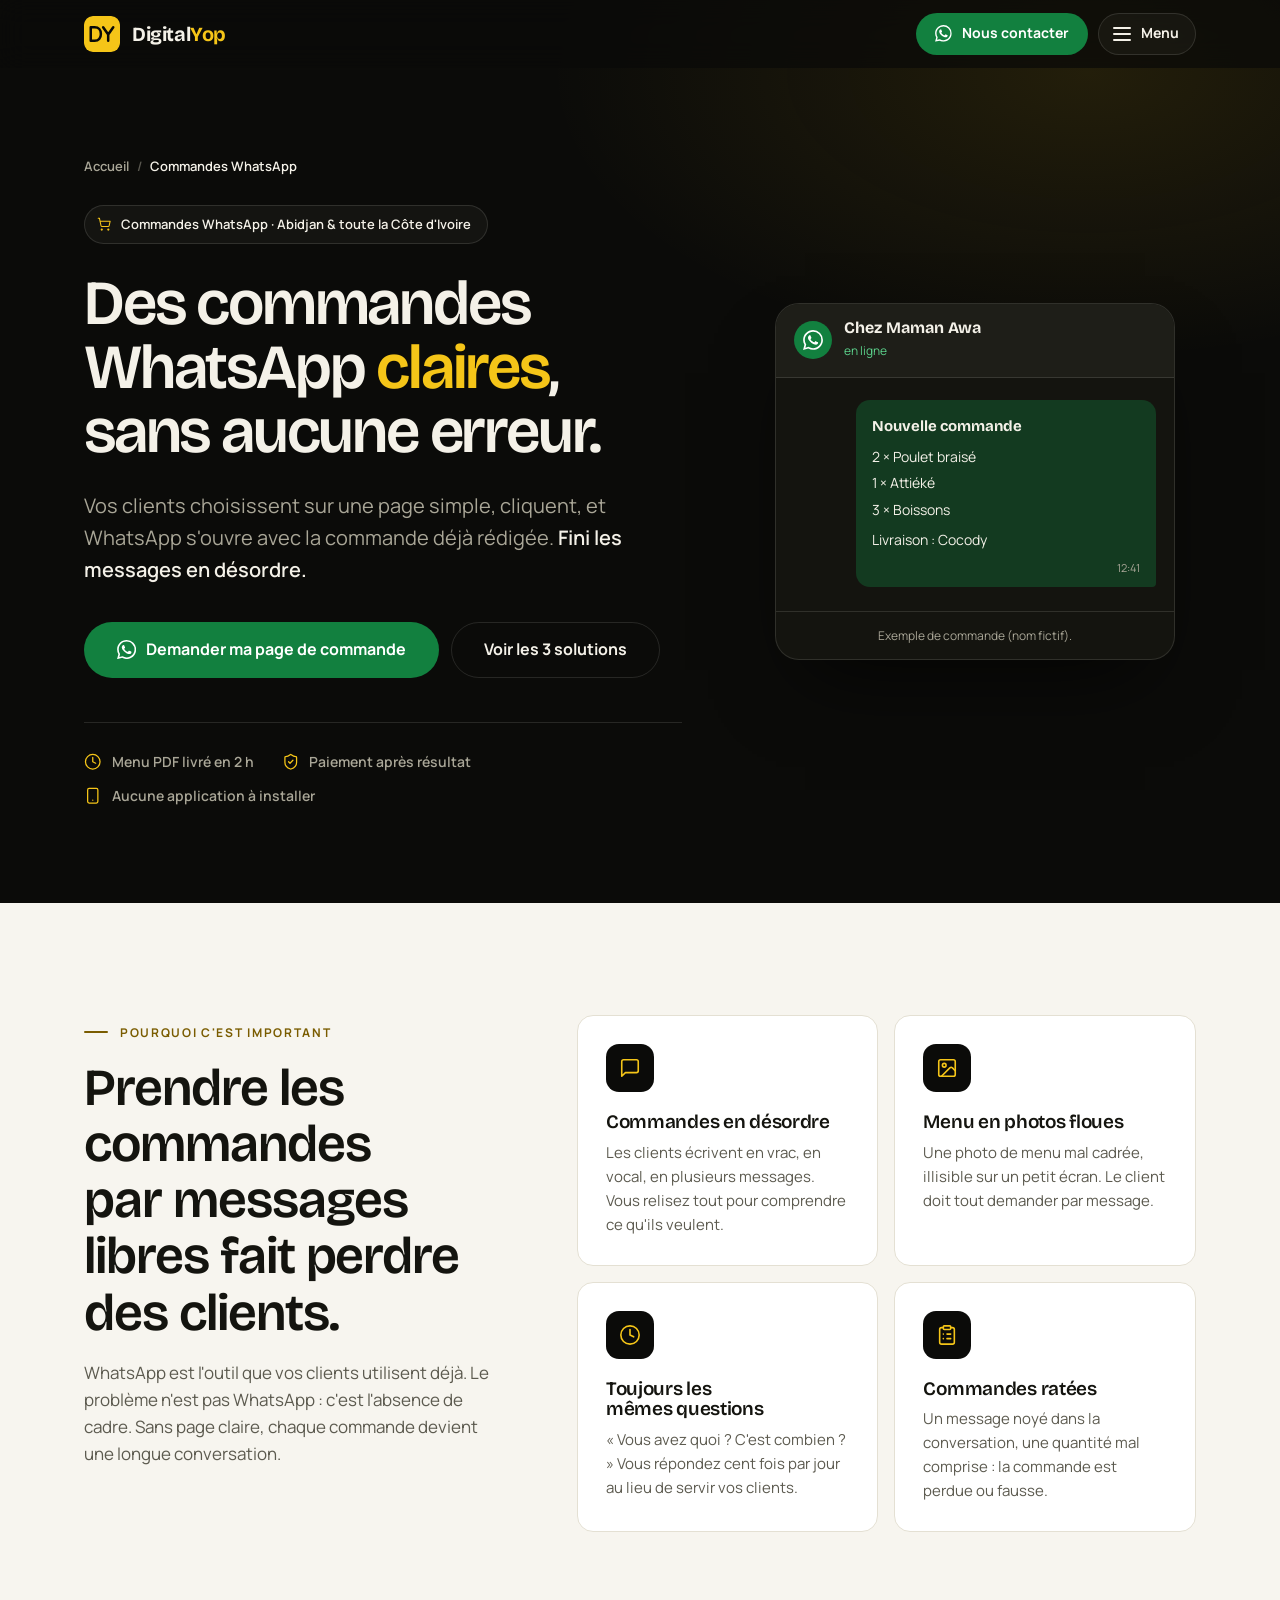
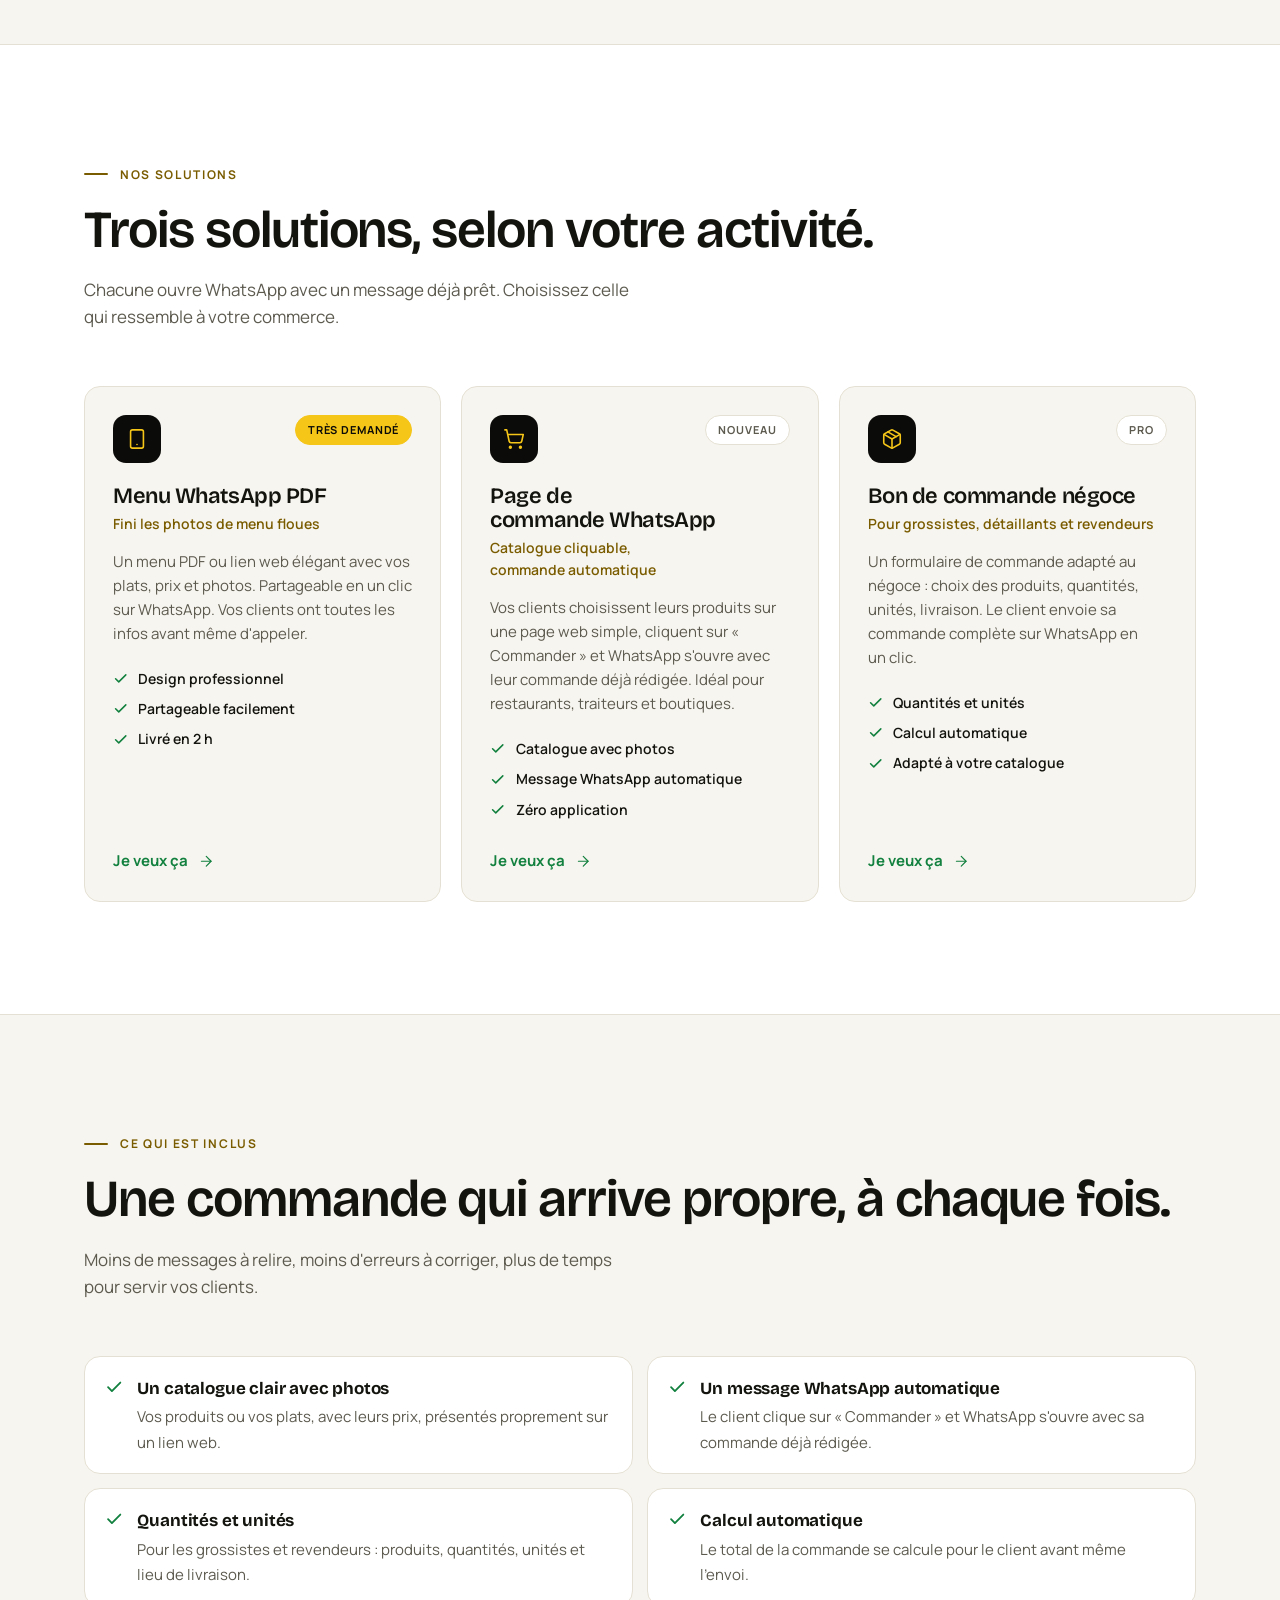
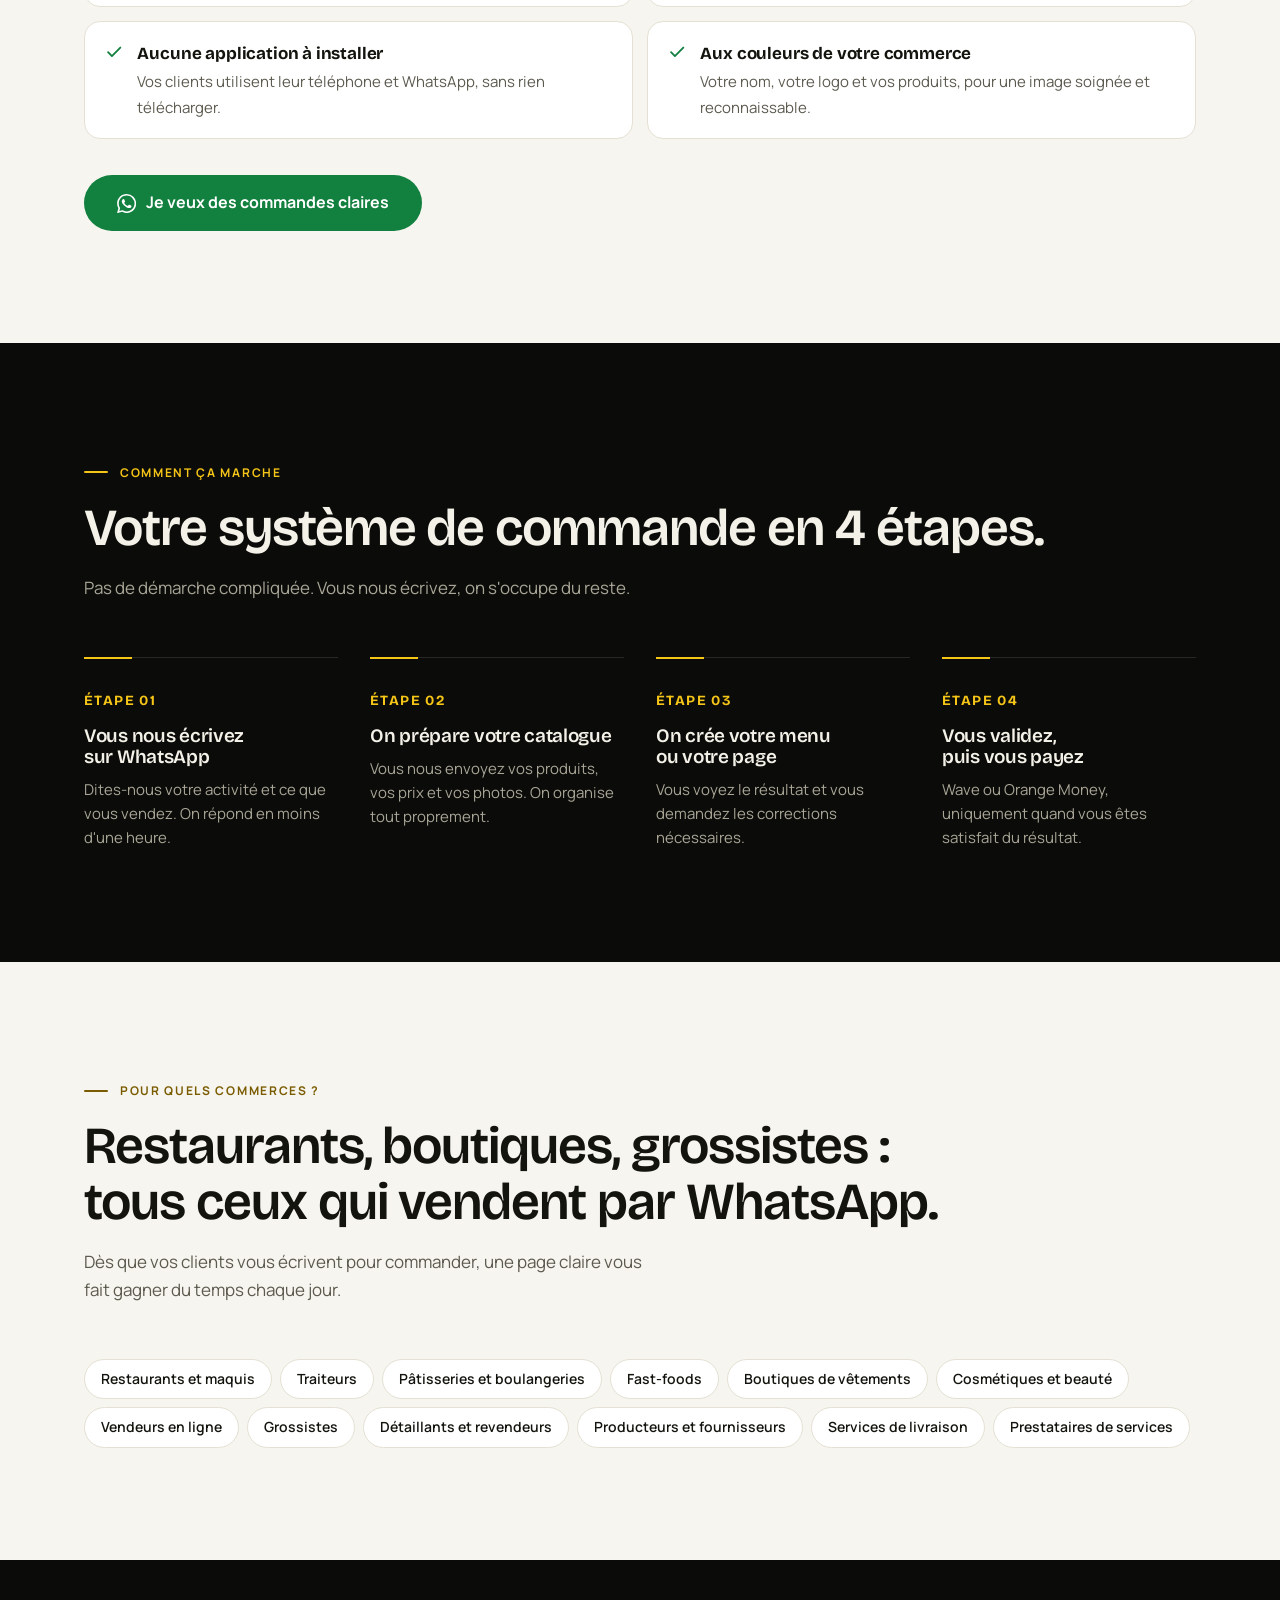
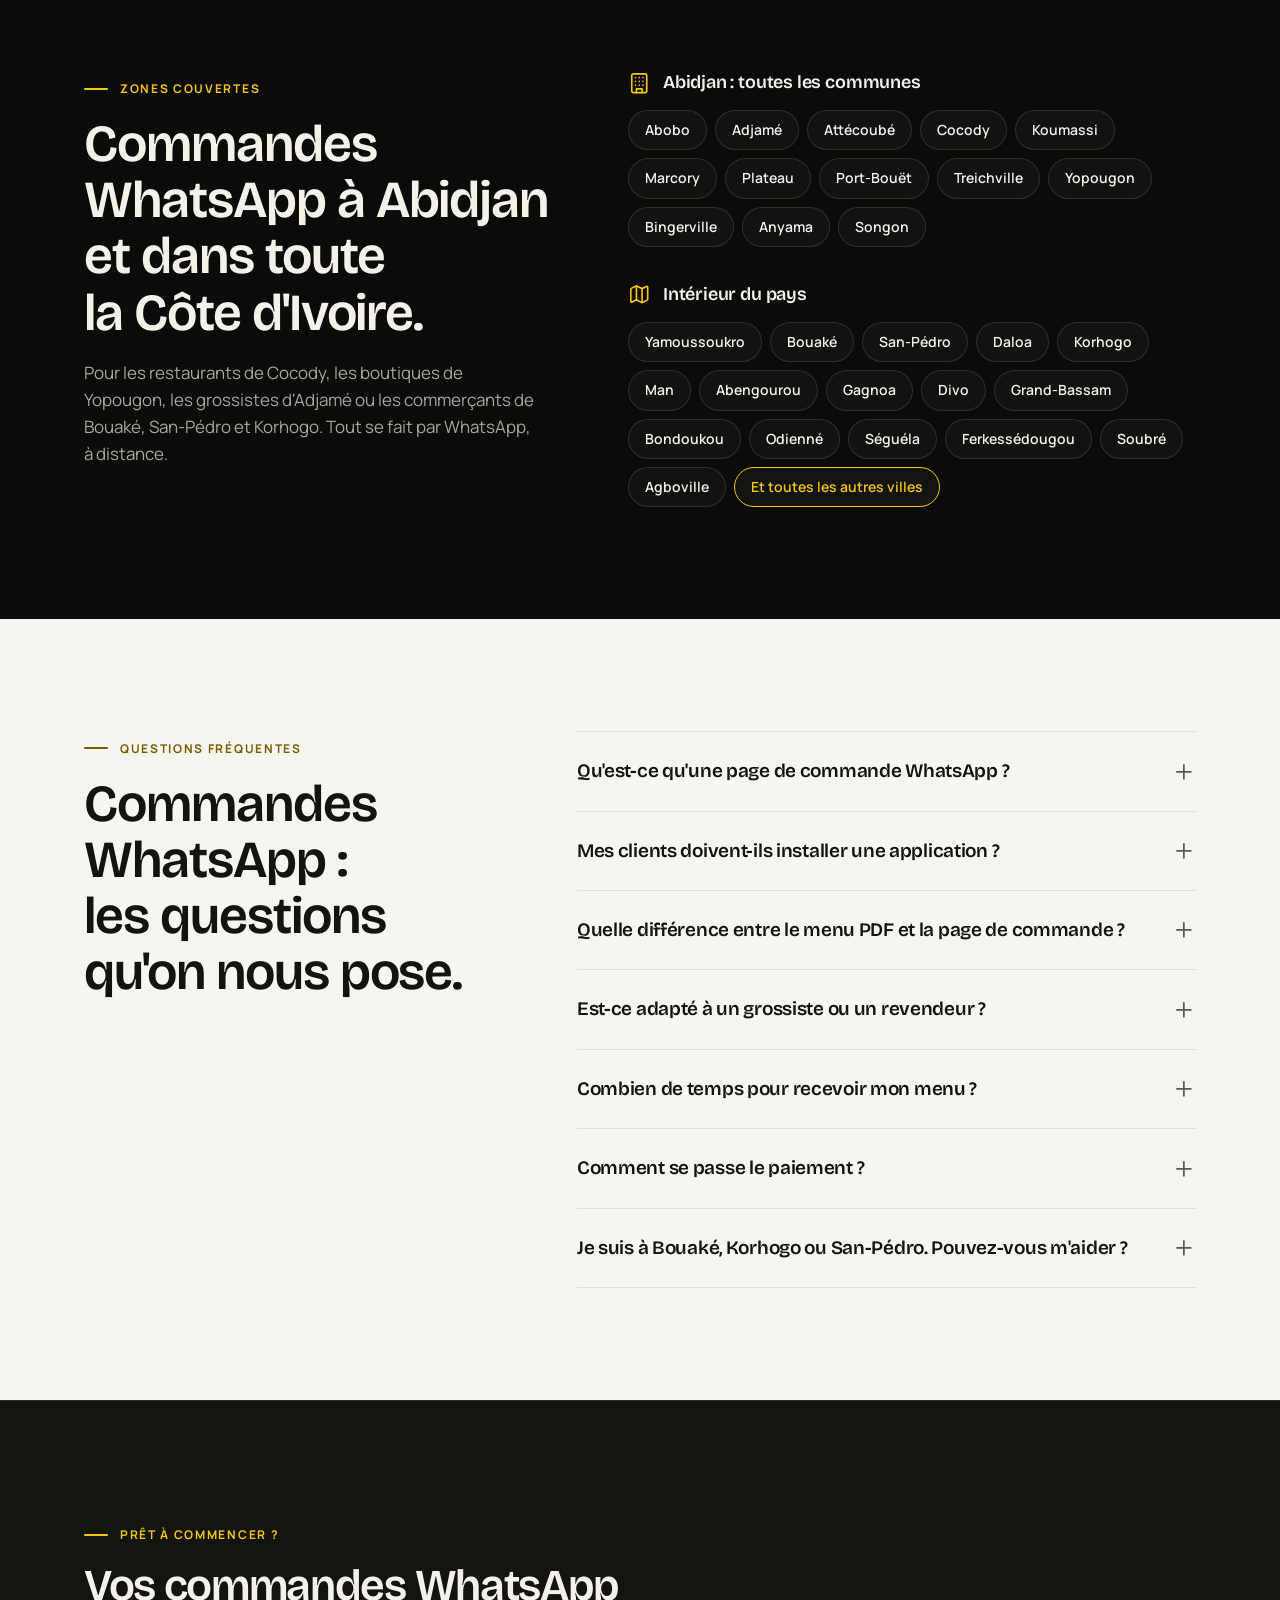
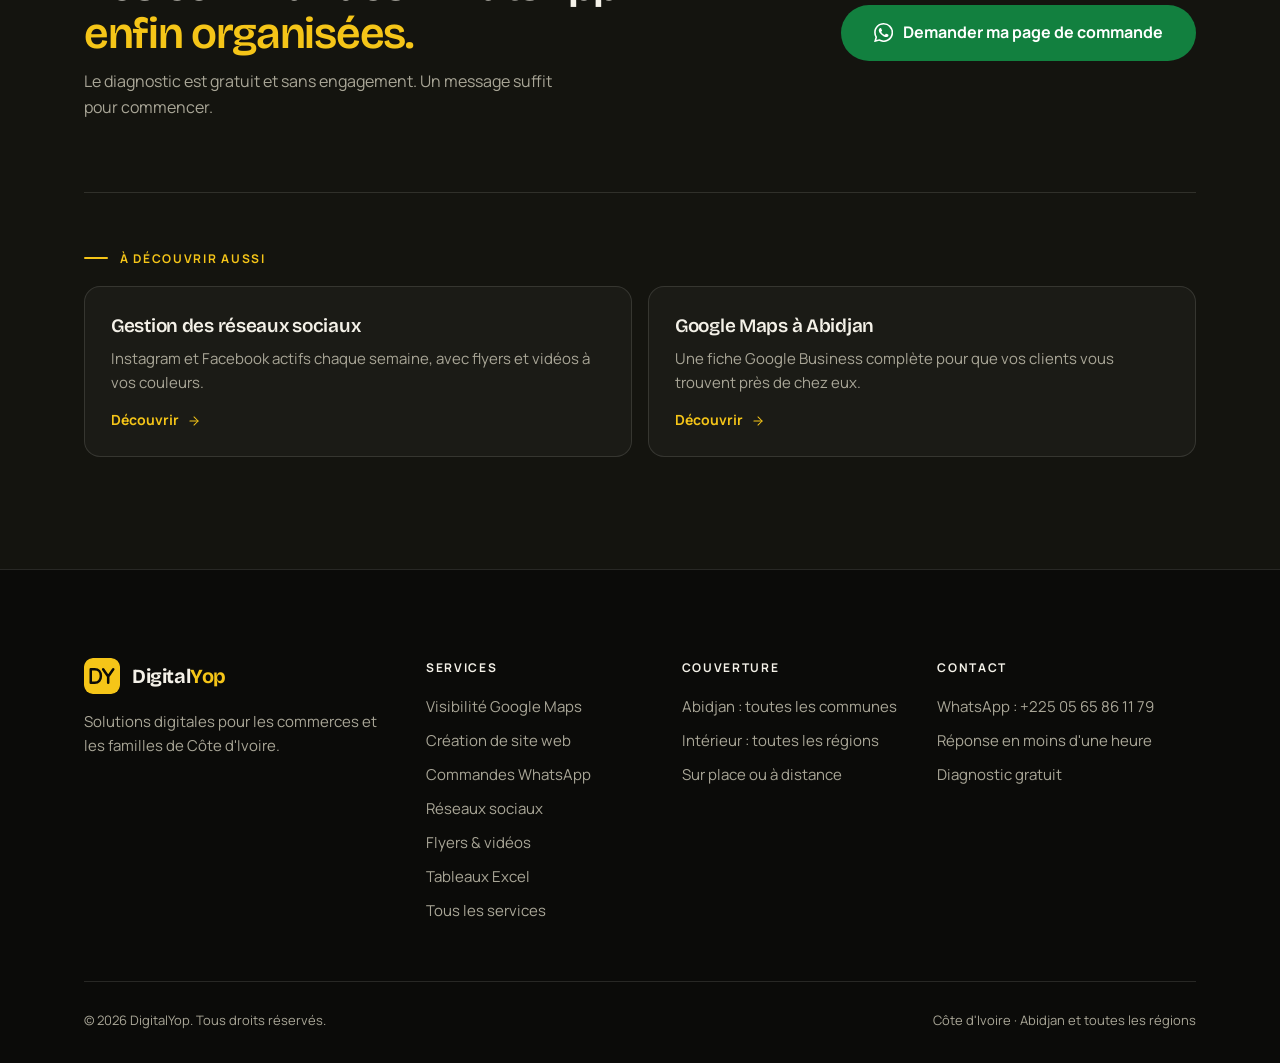
<file: commande-whatsapp-abidjan/index.html>
<!DOCTYPE html>
<html lang="fr">
<head>
<meta charset="UTF-8">
<meta name="viewport" content="width=device-width, initial-scale=1">
<title>Commande WhatsApp à Abidjan · Menu PDF et page de commande | DigitalYop</title>
<meta name="description" content="Menu PDF, page de commande et bon de commande WhatsApp pour restaurants, boutiques et grossistes à Abidjan et en Côte d&#x27;Ivoire. Paiement après résultat.">
<link rel="canonical" href="https://digitalyop.vercel.app/commande-whatsapp-abidjan/">
<meta name="theme-color" content="#0B0B09">
<meta property="og:type" content="website">
<meta property="og:locale" content="fr_CI">
<meta property="og:site_name" content="DigitalYop">
<meta property="og:title" content="Commande WhatsApp à Abidjan · DigitalYop">
<meta property="og:description" content="Menu PDF, page de commande et bon de commande WhatsApp pour restaurants, boutiques et grossistes à Abidjan et en Côte d&#x27;Ivoire. Paiement après résultat.">
<meta property="og:url" content="https://digitalyop.vercel.app/commande-whatsapp-abidjan/">
<link rel="icon" type="image/svg+xml" href="/logo-dy.svg">
<link rel="preconnect" href="https://fonts.googleapis.com">
<link rel="preconnect" href="https://fonts.gstatic.com" crossorigin>
<link href="https://fonts.googleapis.com/css2?family=Bricolage+Grotesque:opsz,wght@12..96,500;600;700&family=Manrope:wght@400;500;600;700&display=swap" rel="stylesheet">
<script>document.documentElement.classList.add('js')</script>
<script type="application/ld+json">
{"@context": "https://schema.org", "@graph": [{"@type": "Service", "name": "Menu, page de commande et bon de commande WhatsApp", "serviceType": "Menu, page de commande et bon de commande WhatsApp", "description": "Menu PDF, page de commande et bon de commande WhatsApp pour restaurants, boutiques et grossistes à Abidjan et en Côte d'Ivoire. Paiement après résultat.", "url": "https://digitalyop.vercel.app/commande-whatsapp-abidjan/", "provider": {"@type": "ProfessionalService", "name": "DigitalYop", "telephone": "+2250565861179", "url": "https://digitalyop.vercel.app/"}, "areaServed": {"@type": "Country", "name": "Côte d'Ivoire"}, "availableLanguage": "fr"}, {"@type": "BreadcrumbList", "itemListElement": [{"@type": "ListItem", "position": 1, "name": "Accueil", "item": "https://digitalyop.vercel.app/"}, {"@type": "ListItem", "position": 2, "name": "Commandes WhatsApp", "item": "https://digitalyop.vercel.app/commande-whatsapp-abidjan/"}]}, {"@type": "FAQPage", "mainEntity": [{"@type": "Question", "name": "Qu'est-ce qu'une page de commande WhatsApp ?", "acceptedAnswer": {"@type": "Answer", "text": "C'est une page web simple où vos clients choisissent leurs produits. Quand ils cliquent sur « Commander », WhatsApp s'ouvre avec leur commande déjà rédigée, prête à vous être envoyée."}}, {"@type": "Question", "name": "Mes clients doivent-ils installer une application ?", "acceptedAnswer": {"@type": "Answer", "text": "Non. Ils ouvrent un lien, choisissent leurs produits, et la commande part directement sur WhatsApp."}}, {"@type": "Question", "name": "Quelle différence entre le menu PDF et la page de commande ?", "acceptedAnswer": {"@type": "Answer", "text": "Le menu PDF présente vos plats et vos prix, et se partage en un clic : le client vous écrit ensuite sa commande. La page de commande va plus loin : le client compose sa commande sur la page et elle vous arrive déjà structurée."}}, {"@type": "Question", "name": "Est-ce adapté à un grossiste ou un revendeur ?", "acceptedAnswer": {"@type": "Answer", "text": "Oui. Le bon de commande négoce gère les quantités, les unités et la livraison, et il est adapté à votre catalogue."}}, {"@type": "Question", "name": "Combien de temps pour recevoir mon menu ?", "acceptedAnswer": {"@type": "Answer", "text": "Un menu WhatsApp PDF est livré en 2 heures. Pour une page de commande ou un bon de commande, on vous annonce le délai pendant le diagnostic gratuit, selon la taille de votre catalogue."}}, {"@type": "Question", "name": "Comment se passe le paiement ?", "acceptedAnswer": {"@type": "Answer", "text": "Vous payez uniquement notre travail, et seulement après le résultat, par Wave ou Orange Money."}}, {"@type": "Question", "name": "Je suis à Bouaké, Korhogo ou San-Pédro. Pouvez-vous m'aider ?", "acceptedAnswer": {"@type": "Answer", "text": "Oui. Nous travaillons dans toute la Côte d'Ivoire. Tout se fait par WhatsApp, vous n'avez pas besoin de vous déplacer."}}]}]}
</script>
<link rel="stylesheet" href="/styles.css">
</head>
<body>

<svg width="0" height="0" style="position:absolute" aria-hidden="true" focusable="false">
  <defs>
    <symbol id="i-wa" viewBox="0 0 24 24"><path stroke="none" d="M17.472 14.382c-.297-.149-1.758-.867-2.03-.967-.273-.099-.471-.148-.67.15-.197.297-.767.966-.94 1.164-.173.199-.347.223-.644.075-.297-.15-1.255-.463-2.39-1.475-.883-.788-1.48-1.761-1.653-2.059-.173-.297-.018-.458.13-.606.134-.133.298-.347.446-.52.149-.174.198-.298.298-.497.099-.198.05-.371-.025-.52-.075-.149-.669-1.612-.916-2.207-.242-.579-.487-.5-.669-.51-.173-.008-.371-.01-.57-.01-.198 0-.52.074-.792.372-.272.297-1.04 1.016-1.04 2.479 0 1.462 1.065 2.875 1.213 3.074.149.198 2.096 3.2 5.077 4.487.709.306 1.262.489 1.694.625.712.227 1.36.195 1.871.118.571-.085 1.758-.719 2.006-1.413.248-.694.248-1.289.173-1.413-.074-.124-.272-.198-.57-.347m-5.421 7.403h-.004a9.87 9.87 0 01-5.031-1.378l-.361-.214-3.741.982.998-3.648-.235-.374a9.86 9.86 0 01-1.51-5.26c.001-5.45 4.436-9.884 9.888-9.884 2.64 0 5.122 1.03 6.988 2.898a9.825 9.825 0 012.893 6.994c-.003 5.45-4.437 9.884-9.885 9.884m8.413-18.297A11.815 11.815 0 0012.05 0C5.495 0 .16 5.335.157 11.892c0 2.096.547 4.142 1.588 5.945L.057 24l6.305-1.654a11.882 11.882 0 005.683 1.448h.005c6.554 0 11.89-5.335 11.893-11.893a11.821 11.821 0 00-3.48-8.413Z"/></symbol>
    <symbol id="i-pin" viewBox="0 0 24 24"><path d="M20 10c0 6-8 12-8 12s-8-6-8-12a8 8 0 0 1 16 0Z"/><circle cx="12" cy="10" r="3"/></symbol>
    <symbol id="i-phone" viewBox="0 0 24 24"><rect width="14" height="20" x="5" y="2" rx="2"/><path d="M12 18h.01"/></symbol>
    <symbol id="i-globe" viewBox="0 0 24 24"><circle cx="12" cy="12" r="10"/><path d="M12 2a14.5 14.5 0 0 0 0 20 14.5 14.5 0 0 0 0-20"/><path d="M2 12h20"/></symbol>
    <symbol id="i-layout" viewBox="0 0 24 24"><rect width="18" height="18" x="3" y="3" rx="2"/><path d="M3 9h18"/><path d="M9 21V9"/></symbol>
    <symbol id="i-cart" viewBox="0 0 24 24"><circle cx="8" cy="21" r="1"/><circle cx="19" cy="21" r="1"/><path d="M2.05 2.05h2l2.66 12.42a2 2 0 0 0 2 1.58h9.78a2 2 0 0 0 1.95-1.57l1.65-7.43H5.12"/></symbol>
    <symbol id="i-box" viewBox="0 0 24 24"><path d="m7.5 4.27 9 5.15"/><path d="M21 8a2 2 0 0 0-1-1.73l-7-4a2 2 0 0 0-2 0l-7 4A2 2 0 0 0 3 8v8a2 2 0 0 0 1 1.73l7 4a2 2 0 0 0 2 0l7-4A2 2 0 0 0 21 16Z"/><path d="m3.3 7 8.7 5 8.7-5"/><path d="M12 22V12"/></symbol>
    <symbol id="i-chart" viewBox="0 0 24 24"><path d="M3 3v18h18"/><path d="M18 17V9"/><path d="M13 17V5"/><path d="M8 17v-3"/></symbol>
    <symbol id="i-home" viewBox="0 0 24 24"><path d="m3 9 9-7 9 7v11a2 2 0 0 1-2 2H5a2 2 0 0 1-2-2z"/><path d="M9 22V12h6v10"/></symbol>
    <symbol id="i-list" viewBox="0 0 24 24"><rect width="8" height="4" x="8" y="2" rx="1"/><path d="M16 4h2a2 2 0 0 1 2 2v14a2 2 0 0 1-2 2H6a2 2 0 0 1-2-2V6a2 2 0 0 1 2-2h2"/><path d="M12 11h4"/><path d="M12 16h4"/><path d="M8 11h.01"/><path d="M8 16h.01"/></symbol>
    <symbol id="i-insta" viewBox="0 0 24 24"><rect width="20" height="20" x="2" y="2" rx="5"/><path d="M16 11.37A4 4 0 1 1 12.63 8 4 4 0 0 1 16 11.37z"/><path d="M17.5 6.5h.01"/></symbol>
    <symbol id="i-image" viewBox="0 0 24 24"><rect width="18" height="18" x="3" y="3" rx="2"/><circle cx="9" cy="9" r="2"/><path d="m21 15-3.086-3.086a2 2 0 0 0-2.828 0L6 21"/></symbol>
    <symbol id="i-video" viewBox="0 0 24 24"><rect width="20" height="14" x="2" y="5" rx="3"/><path d="m10 9.5 4.5 2.5-4.5 2.5z"/><path d="M8 21h8"/></symbol>
  <symbol id="i-ugc" viewBox="0 0 24 24"><rect width="12" height="20" x="6" y="2" rx="3"/><circle cx="12" cy="10" r="2.5"/><path d="M8.5 17c.6-1.7 1.9-2.5 3.5-2.5s2.9.8 3.5 2.5"/></symbol>
  <symbol id="i-check" viewBox="0 0 24 24"><path d="M20 6 9 17l-5-5"/></symbol>
    <symbol id="i-arrow" viewBox="0 0 24 24"><path d="M5 12h14"/><path d="m12 5 7 7-7 7"/></symbol>
    <symbol id="i-plus" viewBox="0 0 24 24"><path d="M5 12h14"/><path d="M12 5v14"/></symbol>
    <symbol id="i-search" viewBox="0 0 24 24"><circle cx="11" cy="11" r="8"/><path d="m21 21-4.3-4.3"/></symbol>
    <symbol id="i-chat" viewBox="0 0 24 24"><path d="M21 15a2 2 0 0 1-2 2H7l-4 4V5a2 2 0 0 1 2-2h14a2 2 0 0 1 2 2z"/></symbol>
    <symbol id="i-book" viewBox="0 0 24 24"><path d="M4 19.5v-15A2.5 2.5 0 0 1 6.5 2H19a1 1 0 0 1 1 1v18a1 1 0 0 1-1 1H6.5a1 1 0 0 1 0-5H20"/></symbol>
    <symbol id="i-shield" viewBox="0 0 24 24"><path d="M20 13c0 5-3.5 7.5-7.66 8.95a1 1 0 0 1-.67-.01C7.5 20.5 4 18 4 13V6a1 1 0 0 1 1-1c2 0 4.5-1.2 6.24-2.72a1.17 1.17 0 0 1 1.52 0C14.51 3.81 17 5 19 5a1 1 0 0 1 1 1z"/><path d="m9 12 2 2 4-4"/></symbol>
    <symbol id="i-clock" viewBox="0 0 24 24"><circle cx="12" cy="12" r="10"/><path d="M12 6v6l4 2"/></symbol>
    <symbol id="i-eye" viewBox="0 0 24 24"><path d="M2.06 12.35a1 1 0 0 1 0-.7 10.75 10.75 0 0 1 19.88 0 1 1 0 0 1 0 .7 10.75 10.75 0 0 1-19.88 0"/><circle cx="12" cy="12" r="3"/></symbol>
    <symbol id="i-wallet" viewBox="0 0 24 24"><path d="M19 7V4a1 1 0 0 0-1-1H5a2 2 0 0 0 0 4h15a1 1 0 0 1 1 1v4h-3a2 2 0 0 0 0 4h3a1 1 0 0 0 1-1v-2a1 1 0 0 0-1-1"/><path d="M3 5v14a2 2 0 0 0 2 2h15a1 1 0 0 0 1-1v-4"/></symbol>
    <symbol id="i-map" viewBox="0 0 24 24"><path d="M14.106 5.553a2 2 0 0 0 1.788 0l3.659-1.83A1 1 0 0 1 21 4.619v12.764a1 1 0 0 1-.553.894l-4.553 2.277a2 2 0 0 1-1.788 0l-4.212-2.106a2 2 0 0 0-1.788 0l-3.659 1.83A1 1 0 0 1 3 19.381V6.618a1 1 0 0 1 .553-.894l4.553-2.277a2 2 0 0 1 1.788 0z"/><path d="M15 5.764v15"/><path d="M9 3.236v15"/></symbol>
    <symbol id="i-building" viewBox="0 0 24 24"><rect width="16" height="20" x="4" y="2" rx="2"/><path d="M9 22v-4h6v4"/><path d="M8 6h.01M16 6h.01M12 6h.01M12 10h.01M12 14h.01M16 10h.01M16 14h.01M8 10h.01M8 14h.01"/></symbol>
  </defs>
</svg>

<header class="nav" id="nav">
  <div class="wrap">
    <a class="brand" href="/" aria-label="DigitalYop, retour à l'accueil">
      <img src="/logo-dy.svg" alt="" width="36" height="36">
      <span>Digital<b>Yop</b></span>
    </a>
    <div class="nav-right">
      <a class="btn btn-wa nav-cta" href="https://wa.me/2250565861179?text=Bonjour%20DigitalYop%20%21%20Je%20voudrais%20en%20savoir%20plus%20sur%20vos%20services." target="_blank" rel="noopener">
        <svg class="i i-fill" aria-hidden="true"><use href="#i-wa"/></svg>Nous contacter
      </a>
      <button class="burger-btn" id="menu-btn" type="button" aria-expanded="false" aria-controls="menu">
        <span class="burger" aria-hidden="true"><i></i><i></i><i></i></span>
        <span>Menu</span>
      </button>
    </div>
  </div>
  <div class="menu" id="menu" hidden>
    <nav class="menu-inner" aria-label="Menu principal">
      <p class="menu-title">Nos services</p>
      <ul class="menu-cards">
        <li><a class="menu-card" href="/google-maps-abidjan/"><span class="menu-ic"><svg class="i" aria-hidden="true"><use href="#i-pin"/></svg></span><span class="menu-txt"><strong>Google Maps</strong><span>Fiche Google Business en 30 minutes</span></span><svg class="i menu-go" aria-hidden="true"><use href="#i-arrow"/></svg></a></li>
        <li><a class="menu-card" href="/creation-site-web-abidjan/"><span class="menu-ic"><svg class="i" aria-hidden="true"><use href="#i-globe"/></svg></span><span class="menu-txt"><strong>Sites web</strong><span>Mini-site une page ou site complet</span></span><svg class="i menu-go" aria-hidden="true"><use href="#i-arrow"/></svg></a></li>
        <li><a class="menu-card" href="/commande-whatsapp-abidjan/" aria-current="page"><span class="menu-ic"><svg class="i" aria-hidden="true"><use href="#i-cart"/></svg></span><span class="menu-txt"><strong>Commandes WhatsApp</strong><span>Menu PDF, page et bon de commande</span></span><svg class="i menu-go" aria-hidden="true"><use href="#i-arrow"/></svg></a></li>
        <li><a class="menu-card" href="/gestion-reseaux-sociaux-abidjan/"><span class="menu-ic"><svg class="i" aria-hidden="true"><use href="#i-insta"/></svg></span><span class="menu-txt"><strong>Réseaux sociaux</strong><span>Instagram et Facebook gérés pour vous</span></span><svg class="i menu-go" aria-hidden="true"><use href="#i-arrow"/></svg></a></li>
        <li><a class="menu-card" href="/flyers-videos-publicitaires-abidjan/"><span class="menu-ic"><svg class="i" aria-hidden="true"><use href="#i-image"/></svg></span><span class="menu-txt"><strong>Flyers et vidéos</strong><span>Visuels, motion design et UGC</span></span><svg class="i menu-go" aria-hidden="true"><use href="#i-arrow"/></svg></a></li>
        <li><a class="menu-card" href="/tableaux-excel-gestion-abidjan/"><span class="menu-ic"><svg class="i" aria-hidden="true"><use href="#i-chart"/></svg></span><span class="menu-txt"><strong>Tableaux Excel</strong><span>Stock, ventes, budget et sur mesure</span></span><svg class="i menu-go" aria-hidden="true"><use href="#i-arrow"/></svg></a></li>
      </ul>
      <ul class="menu-links">
        <li><a href="/">Accueil</a></li>
        <li><a href="/#services">Tous les services</a></li>
        <li><a href="/#methode">Méthode</a></li>
        <li><a href="/#garanties">Garanties</a></li>
        <li><a href="/#couverture">Couverture</a></li>
        <li><a href="/#faq">Questions</a></li>
      </ul>
      <a class="btn btn-wa btn-lg menu-cta" href="https://wa.me/2250565861179?text=Bonjour%20DigitalYop%20%21%20Je%20voudrais%20un%20diagnostic%20gratuit%20de%20ma%20pr%C3%A9sence%20en%20ligne.%20Pouvez-vous%20m%27aider%20%3F" target="_blank" rel="noopener">
        <svg class="i i-fill" aria-hidden="true"><use href="#i-wa"/></svg>Diagnostic gratuit sur WhatsApp
      </a>
    </nav>
  </div>
</header>

<main id="top">
<section class="hero page-hero dark">
  <div class="wrap hero-grid">
    <div>
      <ol class="crumbs rise" aria-label="Fil d'Ariane"><li><a href="/">Accueil</a></li><li><span aria-current="page">Commandes WhatsApp</span></li></ol>
      <p class="pill rise"><svg class="i" aria-hidden="true"><use href="#i-cart"/></svg>Commandes WhatsApp · Abidjan &amp; toute la Côte d'Ivoire</p>
      <h1 class="rise" style="--d:.08s">Des commandes WhatsApp <em>claires</em>, sans aucune erreur.</h1>
      <p class="hero-sub rise" style="--d:.16s">Vos clients choisissent sur une page simple, cliquent, et WhatsApp s'ouvre avec la commande déjà rédigée. <strong>Fini les messages en désordre.</strong></p>
      <div class="hero-actions rise" style="--d:.24s">
        <a class="btn btn-wa btn-lg" href="https://wa.me/2250565861179?text=Bonjour%20DigitalYop%20%21%20Je%20voudrais%20une%20solution%20de%20commande%20WhatsApp%20pour%20mon%20commerce%20%28menu%20PDF%2C%20page%20de%20commande%20ou%20bon%20de%20commande%29.%20Pouvez-vous%20m%27aider%20%3F" target="_blank" rel="noopener">
          <svg class="i i-fill" aria-hidden="true"><use href="#i-wa"/></svg>Demander ma page de commande
        </a>
        <a class="btn btn-ghost btn-lg" href="#offres">Voir les 3 solutions</a>
      </div>
      <ul class="assure rise" style="--d:.32s">
        <li><svg class="i" aria-hidden="true"><use href="#i-clock"/></svg>Menu PDF livré en 2 h</li><li><svg class="i" aria-hidden="true"><use href="#i-shield"/></svg>Paiement après résultat</li><li><svg class="i" aria-hidden="true"><use href="#i-phone"/></svg>Aucune application à installer</li>
      </ul>
    </div>

    <div class="gcard rise" style="--d:.2s" role="img" aria-label="Exemple de commande reçue sur WhatsApp : 2 poulets braisés, 1 attiéké et 3 boissons, livraison à Cocody.">
      <div class="wa-head" aria-hidden="true">
        <span class="wa-av"><svg class="i i-fill"><use href="#i-wa"/></svg></span>
        <div><strong>Chez Maman Awa</strong><small>en ligne</small></div>
      </div>
      <div class="wa-chat" aria-hidden="true">
        <div class="wa-bubble">
          <strong>Nouvelle commande</strong>
          <ul><li>2 × Poulet braisé</li><li>1 × Attiéké</li><li>3 × Boissons</li></ul>
          <p>Livraison : Cocody</p>
          <span class="wa-time">12:41</span>
        </div>
      </div>
      <p class="chat-note gnote">Exemple de commande (nom fictif).</p>
    </div>
  </div>
</section>

<section class="section" id="pourquoi">
  <div class="wrap problem-grid">
    <div class="sec-head reveal">
      <p class="eyebrow">Pourquoi c'est important</p>
      <h2 class="h2">Prendre les commandes par messages libres fait perdre des clients.</h2>
      <p class="lead">WhatsApp est l'outil que vos clients utilisent déjà. Le problème n'est pas WhatsApp : c'est l'absence de cadre. Sans page claire, chaque commande devient une longue conversation.</p>
    </div>
    <div class="problems">
      <article class="problem reveal">
        <div class="ico"><svg class="i" aria-hidden="true"><use href="#i-chat"/></svg></div>
        <h3>Commandes en désordre</h3>
        <p>Les clients écrivent en vrac, en vocal, en plusieurs messages. Vous relisez tout pour comprendre ce qu'ils veulent.</p>
      </article>
      <article class="problem reveal" style="--d:0.08s">
        <div class="ico"><svg class="i" aria-hidden="true"><use href="#i-image"/></svg></div>
        <h3>Menu en photos floues</h3>
        <p>Une photo de menu mal cadrée, illisible sur un petit écran. Le client doit tout demander par message.</p>
      </article>
      <article class="problem reveal" style="--d:0.16s">
        <div class="ico"><svg class="i" aria-hidden="true"><use href="#i-clock"/></svg></div>
        <h3>Toujours les mêmes questions</h3>
        <p>« Vous avez quoi ? C'est combien ? » Vous répondez cent fois par jour au lieu de servir vos clients.</p>
      </article>
      <article class="problem reveal" style="--d:0.24s">
        <div class="ico"><svg class="i" aria-hidden="true"><use href="#i-list"/></svg></div>
        <h3>Commandes ratées</h3>
        <p>Un message noyé dans la conversation, une quantité mal comprise : la commande est perdue ou fausse.</p>
      </article>
    </div>
  </div>
</section>

<section class="section services" id="offres">
  <div class="wrap">
    <div class="sec-head reveal">
      <p class="eyebrow">Nos solutions</p>
      <h2 class="h2">Trois solutions, selon votre activité.</h2>
      <p class="lead">Chacune ouvre WhatsApp avec un message déjà prêt. Choisissez celle qui ressemble à votre commerce.</p>
    </div>
    <div class="reveal">
      <div class="cards three">
      <article class="card">
        <div class="card-top"><div class="ico"><svg class="i" aria-hidden="true"><use href="#i-phone"/></svg></div><span class="badge hot">Très demandé</span></div>
        <h3>Menu WhatsApp PDF</h3>
        <p class="tagline">Fini les photos de menu floues</p>
        <p class="desc">Un menu PDF ou lien web élégant avec vos plats, prix et photos. Partageable en un clic sur WhatsApp. Vos clients ont toutes les infos avant même d'appeler.</p>
        <ul class="feats"><li><svg class="i" aria-hidden="true"><use href="#i-check"/></svg>Design professionnel</li><li><svg class="i" aria-hidden="true"><use href="#i-check"/></svg>Partageable facilement</li><li><svg class="i" aria-hidden="true"><use href="#i-check"/></svg>Livré en 2 h</li></ul>
        <a class="cta-link" href="https://wa.me/2250565861179?text=Bonjour%20DigitalYop%20%21%20Je%20voudrais%20un%20menu%20WhatsApp%20professionnel%20pour%20mon%20restaurant.%20Mes%20clients%20me%20demandent%20le%20menu%20en%20permanence%20et%20je%20voudrais%20quelque%20chose%20de%20propre%20%C3%A0%20partager.%20Pouvez-vous%20m%27aider%20%3F" target="_blank" rel="noopener" aria-label="Demander « Menu WhatsApp PDF » sur WhatsApp">Je veux ça <svg class="i" aria-hidden="true"><use href="#i-arrow"/></svg></a>
      </article>
      <article class="card">
        <div class="card-top"><div class="ico"><svg class="i" aria-hidden="true"><use href="#i-cart"/></svg></div><span class="badge">Nouveau</span></div>
        <h3>Page de commande WhatsApp</h3>
        <p class="tagline">Catalogue cliquable, commande automatique</p>
        <p class="desc">Vos clients choisissent leurs produits sur une page web simple, cliquent sur « Commander » et WhatsApp s'ouvre avec leur commande déjà rédigée. Idéal pour restaurants, traiteurs et boutiques.</p>
        <ul class="feats"><li><svg class="i" aria-hidden="true"><use href="#i-check"/></svg>Catalogue avec photos</li><li><svg class="i" aria-hidden="true"><use href="#i-check"/></svg>Message WhatsApp automatique</li><li><svg class="i" aria-hidden="true"><use href="#i-check"/></svg>Zéro application</li></ul>
        <a class="cta-link" href="https://wa.me/2250565861179?text=Bonjour%20DigitalYop%20%21%20Je%20voudrais%20une%20page%20de%20commande%20WhatsApp%20pour%20mon%20commerce.%20Mes%20clients%20commandent%20en%20d%C3%A9sordre%20par%20WhatsApp%20et%20je%20perds%20des%20commandes.%20Je%20veux%20quelque%20chose%20de%20structur%C3%A9.%20Pouvez-vous%20m%27aider%20%3F" target="_blank" rel="noopener" aria-label="Demander « Page de commande WhatsApp » sur WhatsApp">Je veux ça <svg class="i" aria-hidden="true"><use href="#i-arrow"/></svg></a>
      </article>
      <article class="card">
        <div class="card-top"><div class="ico"><svg class="i" aria-hidden="true"><use href="#i-box"/></svg></div><span class="badge">Pro</span></div>
        <h3>Bon de commande négoce</h3>
        <p class="tagline">Pour grossistes, détaillants et revendeurs</p>
        <p class="desc">Un formulaire de commande adapté au négoce : choix des produits, quantités, unités, livraison. Le client envoie sa commande complète sur WhatsApp en un clic.</p>
        <ul class="feats"><li><svg class="i" aria-hidden="true"><use href="#i-check"/></svg>Quantités et unités</li><li><svg class="i" aria-hidden="true"><use href="#i-check"/></svg>Calcul automatique</li><li><svg class="i" aria-hidden="true"><use href="#i-check"/></svg>Adapté à votre catalogue</li></ul>
        <a class="cta-link" href="https://wa.me/2250565861179?text=Bonjour%20DigitalYop%20%21%20Je%20voudrais%20un%20bon%20de%20commande%20WhatsApp%20pour%20mon%20n%C3%A9goce.%20Je%20veux%20que%20mes%20clients%20grossistes%20ou%20d%C3%A9taillants%20puissent%20commander%20facilement%20et%20que%20je%20re%C3%A7oive%20les%20commandes%20bien%20organis%C3%A9es.%20Pouvez-vous%20m%27aider%20%3F" target="_blank" rel="noopener" aria-label="Demander « Bon de commande négoce » sur WhatsApp">Je veux ça <svg class="i" aria-hidden="true"><use href="#i-arrow"/></svg></a>
      </article>
      </div>
    </div>
  </div>
</section>

<section class="section" id="inclus">
  <div class="wrap">
    <div class="sec-head reveal">
      <p class="eyebrow">Ce qui est inclus</p>
      <h2 class="h2">Une commande qui arrive propre, à chaque fois.</h2>
      <p class="lead">Moins de messages à relire, moins d'erreurs à corriger, plus de temps pour servir vos clients.</p>
    </div>
    <ul class="checks two reveal">
      <li><svg class="i" aria-hidden="true"><use href="#i-check"/></svg><div><strong>Un catalogue clair avec photos</strong><span>Vos produits ou vos plats, avec leurs prix, présentés proprement sur un lien web.</span></div></li>
      <li><svg class="i" aria-hidden="true"><use href="#i-check"/></svg><div><strong>Un message WhatsApp automatique</strong><span>Le client clique sur « Commander » et WhatsApp s'ouvre avec sa commande déjà rédigée.</span></div></li>
      <li><svg class="i" aria-hidden="true"><use href="#i-check"/></svg><div><strong>Quantités et unités</strong><span>Pour les grossistes et revendeurs : produits, quantités, unités et lieu de livraison.</span></div></li>
      <li><svg class="i" aria-hidden="true"><use href="#i-check"/></svg><div><strong>Calcul automatique</strong><span>Le total de la commande se calcule pour le client avant même l'envoi.</span></div></li>
      <li><svg class="i" aria-hidden="true"><use href="#i-check"/></svg><div><strong>Aucune application à installer</strong><span>Vos clients utilisent leur téléphone et WhatsApp, sans rien télécharger.</span></div></li>
      <li><svg class="i" aria-hidden="true"><use href="#i-check"/></svg><div><strong>Aux couleurs de votre commerce</strong><span>Votre nom, votre logo et vos produits, pour une image soignée et reconnaissable.</span></div></li>
    </ul>
    <div class="sec-foot reveal">
      <a class="btn btn-wa btn-lg" href="https://wa.me/2250565861179?text=Bonjour%20DigitalYop%20%21%20Je%20voudrais%20une%20solution%20de%20commande%20WhatsApp%20pour%20mon%20commerce%20%28menu%20PDF%2C%20page%20de%20commande%20ou%20bon%20de%20commande%29.%20Pouvez-vous%20m%27aider%20%3F" target="_blank" rel="noopener">
        <svg class="i i-fill" aria-hidden="true"><use href="#i-wa"/></svg>Je veux des commandes claires
      </a>
    </div>
  </div>
</section>

<section class="section dark" id="methode">
  <div class="wrap">
    <div class="sec-head reveal">
      <p class="eyebrow">Comment ça marche</p>
      <h2 class="h2">Votre système de commande en 4 étapes.</h2>
      <p class="lead">Pas de démarche compliquée. Vous nous écrivez, on s'occupe du reste.</p>
    </div>
    <ol class="steps">
      <li class="step reveal">
        <p class="step-n">ÉTAPE 01</p>
        <h3>Vous nous écrivez sur WhatsApp</h3>
        <p>Dites-nous votre activité et ce que vous vendez. On répond en moins d'une heure.</p>
      </li>
      <li class="step reveal" style="--d:0.08s">
        <p class="step-n">ÉTAPE 02</p>
        <h3>On prépare votre catalogue</h3>
        <p>Vous nous envoyez vos produits, vos prix et vos photos. On organise tout proprement.</p>
      </li>
      <li class="step reveal" style="--d:0.16s">
        <p class="step-n">ÉTAPE 03</p>
        <h3>On crée votre menu ou votre page</h3>
        <p>Vous voyez le résultat et vous demandez les corrections nécessaires.</p>
      </li>
      <li class="step reveal" style="--d:0.24s">
        <p class="step-n">ÉTAPE 04</p>
        <h3>Vous validez, puis vous payez</h3>
        <p>Wave ou Orange Money, uniquement quand vous êtes satisfait du résultat.</p>
      </li>
    </ol>
  </div>
</section>

<section class="section" id="commerces">
  <div class="wrap">
    <div class="sec-head reveal">
      <p class="eyebrow">Pour quels commerces ?</p>
      <h2 class="h2">Restaurants, boutiques, grossistes : tous ceux qui vendent par WhatsApp.</h2>
      <p class="lead">Dès que vos clients vous écrivent pour commander, une page claire vous fait gagner du temps chaque jour.</p>
    </div>
    <div class="reveal"><ul class="chips light"><li>Restaurants et maquis</li><li>Traiteurs</li><li>Pâtisseries et boulangeries</li><li>Fast-foods</li><li>Boutiques de vêtements</li><li>Cosmétiques et beauté</li><li>Vendeurs en ligne</li><li>Grossistes</li><li>Détaillants et revendeurs</li><li>Producteurs et fournisseurs</li><li>Services de livraison</li><li>Prestataires de services</li></ul></div>
  </div>
</section>

<section class="section dark" id="villes">
  <div class="wrap cover-grid">
    <div class="reveal">
      <p class="eyebrow">Zones couvertes</p>
      <h2 class="h2">Commandes WhatsApp à Abidjan et dans toute la Côte d'Ivoire.</h2>
      <p class="lead">Pour les restaurants de Cocody, les boutiques de Yopougon, les grossistes d'Adjamé ou les commerçants de Bouaké, San-Pédro et Korhogo. Tout se fait par WhatsApp, à distance.</p>
    </div>
    <div class="cover-groups reveal" style="--d:.1s">
      <div class="cover-group">
        <h3><svg class="i" aria-hidden="true"><use href="#i-building"/></svg>Abidjan : toutes les communes</h3>
        <ul class="chips"><li>Abobo</li><li>Adjamé</li><li>Attécoubé</li><li>Cocody</li><li>Koumassi</li><li>Marcory</li><li>Plateau</li><li>Port-Bouët</li><li>Treichville</li><li>Yopougon</li><li>Bingerville</li><li>Anyama</li><li>Songon</li></ul>
      </div>
      <div class="cover-group">
        <h3><svg class="i" aria-hidden="true"><use href="#i-map"/></svg>Intérieur du pays</h3>
        <ul class="chips"><li>Yamoussoukro</li><li>Bouaké</li><li>San-Pédro</li><li>Daloa</li><li>Korhogo</li><li>Man</li><li>Abengourou</li><li>Gagnoa</li><li>Divo</li><li>Grand-Bassam</li><li>Bondoukou</li><li>Odienné</li><li>Séguéla</li><li>Ferkessédougou</li><li>Soubré</li><li>Agboville</li><li class="all">Et toutes les autres villes</li></ul>
      </div>
    </div>
  </div>
</section>

<section class="section" id="faq">
  <div class="wrap faq-grid">
    <div class="reveal">
      <p class="eyebrow">Questions fréquentes</p>
      <h2 class="h2">Commandes WhatsApp : les questions qu'on nous pose.</h2>
    </div>
    <div class="faq-list reveal" style="--d:.1s">
      <details>
        <summary>Qu&#x27;est-ce qu&#x27;une page de commande WhatsApp ?<svg class="i" aria-hidden="true"><use href="#i-plus"/></svg></summary>
        <p>C&#x27;est une page web simple où vos clients choisissent leurs produits. Quand ils cliquent sur « Commander », WhatsApp s&#x27;ouvre avec leur commande déjà rédigée, prête à vous être envoyée.</p>
      </details>
      <details>
        <summary>Mes clients doivent-ils installer une application ?<svg class="i" aria-hidden="true"><use href="#i-plus"/></svg></summary>
        <p>Non. Ils ouvrent un lien, choisissent leurs produits, et la commande part directement sur WhatsApp.</p>
      </details>
      <details>
        <summary>Quelle différence entre le menu PDF et la page de commande ?<svg class="i" aria-hidden="true"><use href="#i-plus"/></svg></summary>
        <p>Le menu PDF présente vos plats et vos prix, et se partage en un clic : le client vous écrit ensuite sa commande. La page de commande va plus loin : le client compose sa commande sur la page et elle vous arrive déjà structurée.</p>
      </details>
      <details>
        <summary>Est-ce adapté à un grossiste ou un revendeur ?<svg class="i" aria-hidden="true"><use href="#i-plus"/></svg></summary>
        <p>Oui. Le bon de commande négoce gère les quantités, les unités et la livraison, et il est adapté à votre catalogue.</p>
      </details>
      <details>
        <summary>Combien de temps pour recevoir mon menu ?<svg class="i" aria-hidden="true"><use href="#i-plus"/></svg></summary>
        <p>Un menu WhatsApp PDF est livré en 2 heures. Pour une page de commande ou un bon de commande, on vous annonce le délai pendant le diagnostic gratuit, selon la taille de votre catalogue.</p>
      </details>
      <details>
        <summary>Comment se passe le paiement ?<svg class="i" aria-hidden="true"><use href="#i-plus"/></svg></summary>
        <p>Vous payez uniquement notre travail, et seulement après le résultat, par Wave ou Orange Money.</p>
      </details>
      <details>
        <summary>Je suis à Bouaké, Korhogo ou San-Pédro. Pouvez-vous m&#x27;aider ?<svg class="i" aria-hidden="true"><use href="#i-plus"/></svg></summary>
        <p>Oui. Nous travaillons dans toute la Côte d&#x27;Ivoire. Tout se fait par WhatsApp, vous n&#x27;avez pas besoin de vous déplacer.</p>
      </details>
    </div>
  </div>
</section>

<section class="section dark contact" id="contact">
  <div class="wrap">
    <div class="cta-band reveal">
      <div>
        <p class="eyebrow">Prêt à commencer ?</p>
        <h2>Vos commandes WhatsApp <em>enfin organisées.</em></h2>
        <p>Le diagnostic est gratuit et sans engagement. Un message suffit pour commencer.</p>
      </div>
      <a class="btn btn-wa btn-lg" href="https://wa.me/2250565861179?text=Bonjour%20DigitalYop%20%21%20Je%20voudrais%20une%20solution%20de%20commande%20WhatsApp%20pour%20mon%20commerce%20%28menu%20PDF%2C%20page%20de%20commande%20ou%20bon%20de%20commande%29.%20Pouvez-vous%20m%27aider%20%3F" target="_blank" rel="noopener">
        <svg class="i i-fill" aria-hidden="true"><use href="#i-wa"/></svg>Demander ma page de commande
      </a>
    </div>
    <div class="more-block reveal">
      <p class="eyebrow">À découvrir aussi</p>
      <div class="more-grid">
        <a class="more" href="/gestion-reseaux-sociaux-abidjan/"><strong>Gestion des réseaux sociaux</strong><span>Instagram et Facebook actifs chaque semaine, avec flyers et vidéos à vos couleurs.</span><em>Découvrir <svg class="i" aria-hidden="true"><use href="#i-arrow"/></svg></em></a>
        <a class="more" href="/google-maps-abidjan/"><strong>Google Maps à Abidjan</strong><span>Une fiche Google Business complète pour que vos clients vous trouvent près de chez eux.</span><em>Découvrir <svg class="i" aria-hidden="true"><use href="#i-arrow"/></svg></em></a>
      </div>
    </div>
  </div>
</section>
</main>

<footer class="footer dark">
  <div class="wrap">
    <div class="foot-grid">
      <div class="foot-brand">
        <a class="brand" href="/" aria-label="DigitalYop, retour à l'accueil">
          <img src="/logo-dy.svg" alt="" width="36" height="36">
          <span>Digital<b>Yop</b></span>
        </a>
        <p>Solutions digitales pour les commerces et les familles de Côte d'Ivoire.</p>
      </div>
      <div class="foot-col">
        <h4>Services</h4>
        <ul>
          <li><a href="/google-maps-abidjan/">Visibilité Google Maps</a></li>
          <li><a href="/creation-site-web-abidjan/">Création de site web</a></li>
          <li><a href="/commande-whatsapp-abidjan/">Commandes WhatsApp</a></li>
          <li><a href="/gestion-reseaux-sociaux-abidjan/">Réseaux sociaux</a></li>
          <li><a href="/flyers-videos-publicitaires-abidjan/">Flyers &amp; vidéos</a></li>
          <li><a href="/tableaux-excel-gestion-abidjan/">Tableaux Excel</a></li>
          <li><a href="/#services">Tous les services</a></li>
        </ul>
      </div>
      <div class="foot-col">
        <h4>Couverture</h4>
        <ul>
          <li>Abidjan : toutes les communes</li>
          <li>Intérieur : toutes les régions</li>
          <li>Sur place ou à distance</li>
        </ul>
      </div>
      <div class="foot-col">
        <h4>Contact</h4>
        <ul>
          <li><a href="https://wa.me/2250565861179?text=Bonjour%20DigitalYop%20%21%20Je%20voudrais%20en%20savoir%20plus%20sur%20vos%20services." target="_blank" rel="noopener">WhatsApp : +225 05 65 86 11 79</a></li>
          <li>Réponse en moins d'une heure</li>
          <li>Diagnostic gratuit</li>
        </ul>
      </div>
    </div>
    <div class="foot-bottom">
      <span>© 2026 DigitalYop. Tous droits réservés.</span>
      <span>Côte d'Ivoire · Abidjan et toutes les régions</span>
    </div>
  </div>
</footer>

<div class="bar" id="bar">
  <a class="btn btn-wa" href="https://wa.me/2250565861179?text=Bonjour%20DigitalYop%20%21%20Je%20voudrais%20une%20solution%20de%20commande%20WhatsApp%20pour%20mon%20commerce%20%28menu%20PDF%2C%20page%20de%20commande%20ou%20bon%20de%20commande%29.%20Pouvez-vous%20m%27aider%20%3F" target="_blank" rel="noopener">
    <svg class="i i-fill" aria-hidden="true"><use href="#i-wa"/></svg>Écrire sur WhatsApp
  </a>
</div>

<script src="/page.js" defer></script>
<script src="/menu.js" defer></script>
</body>
</html>
</file>
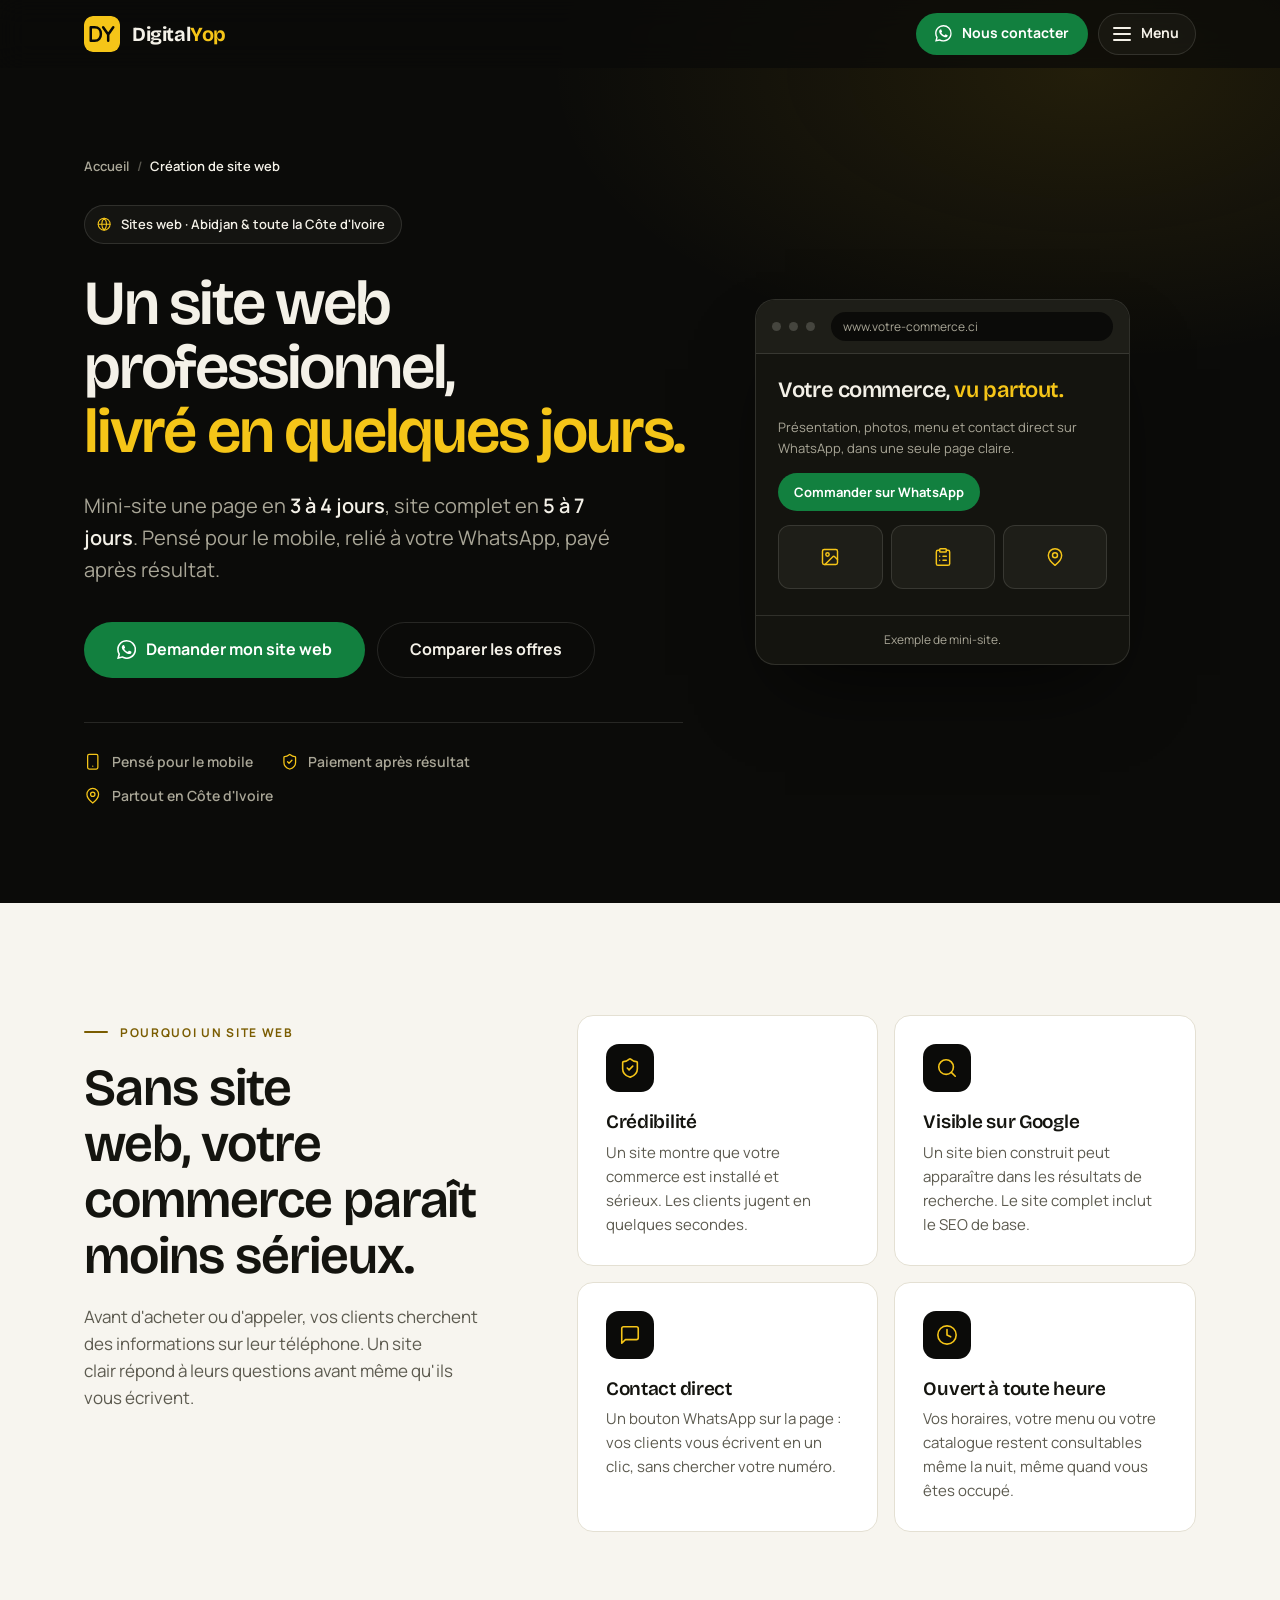
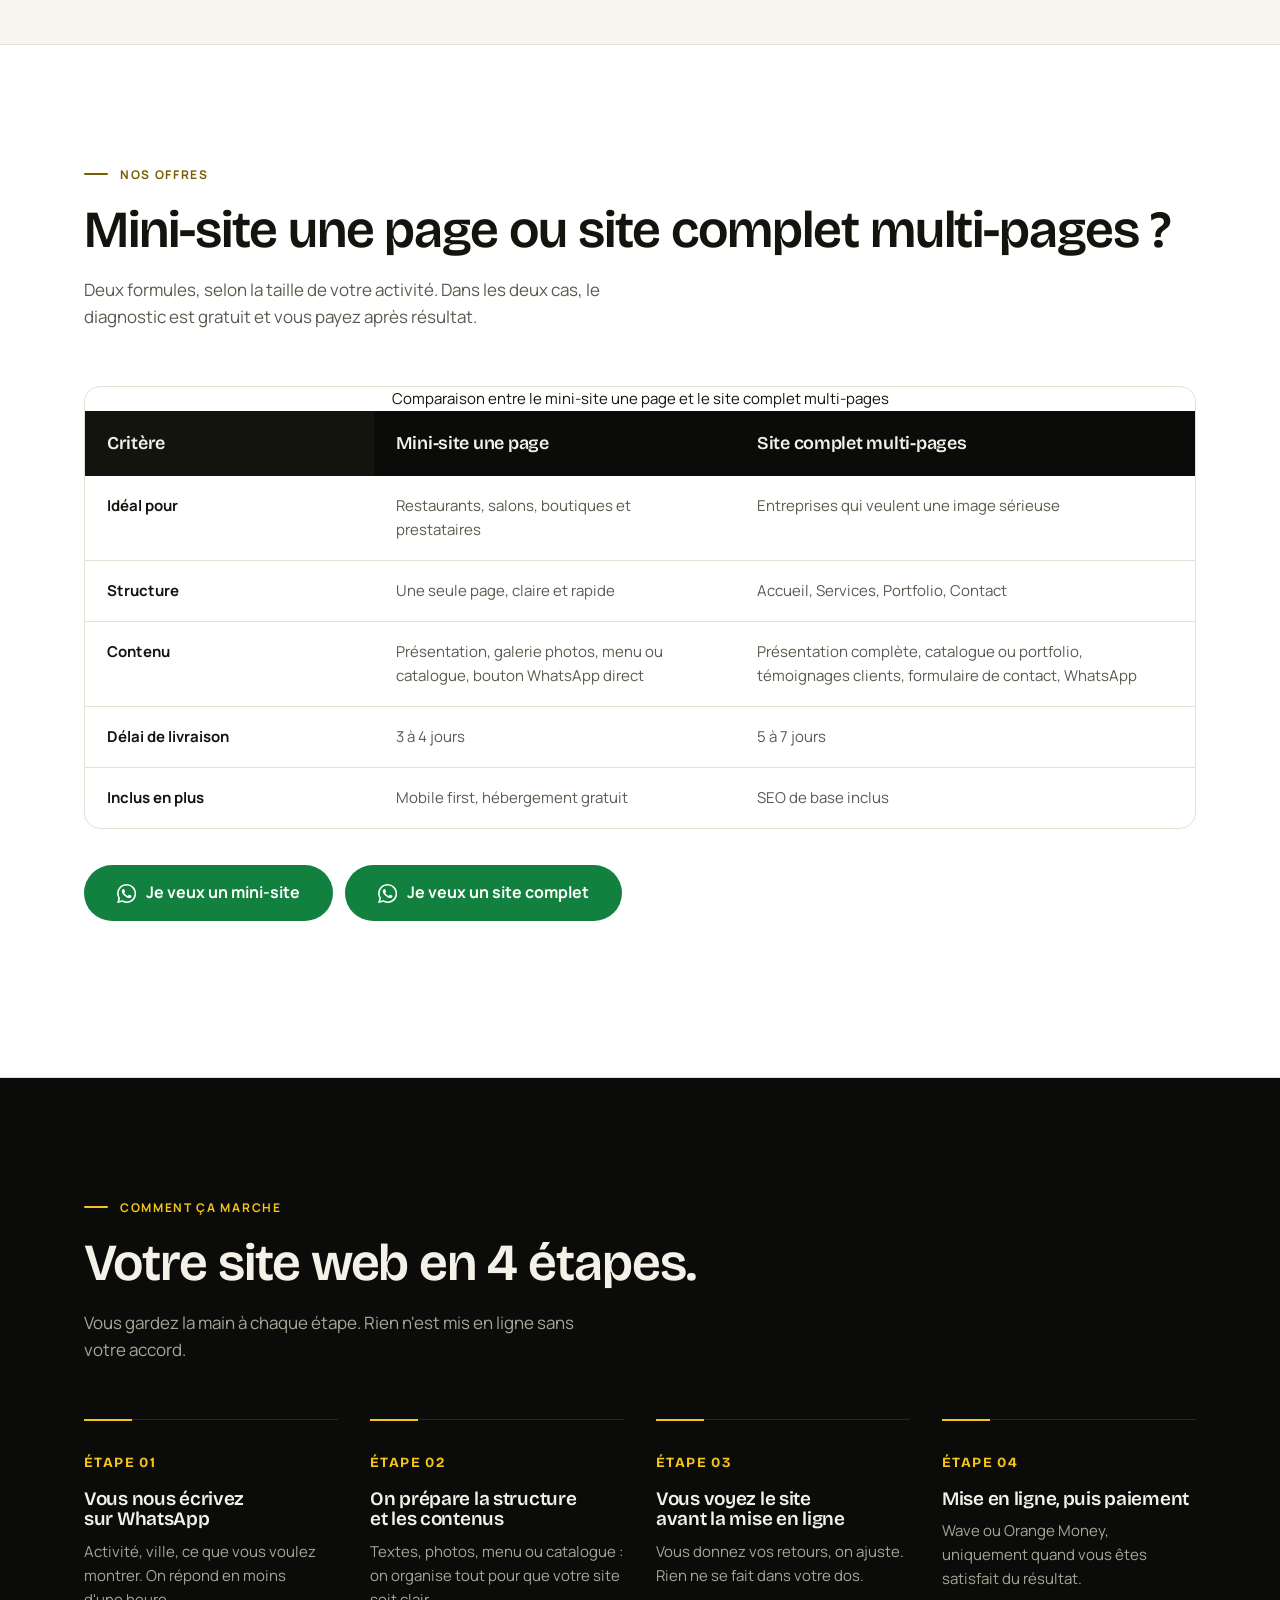
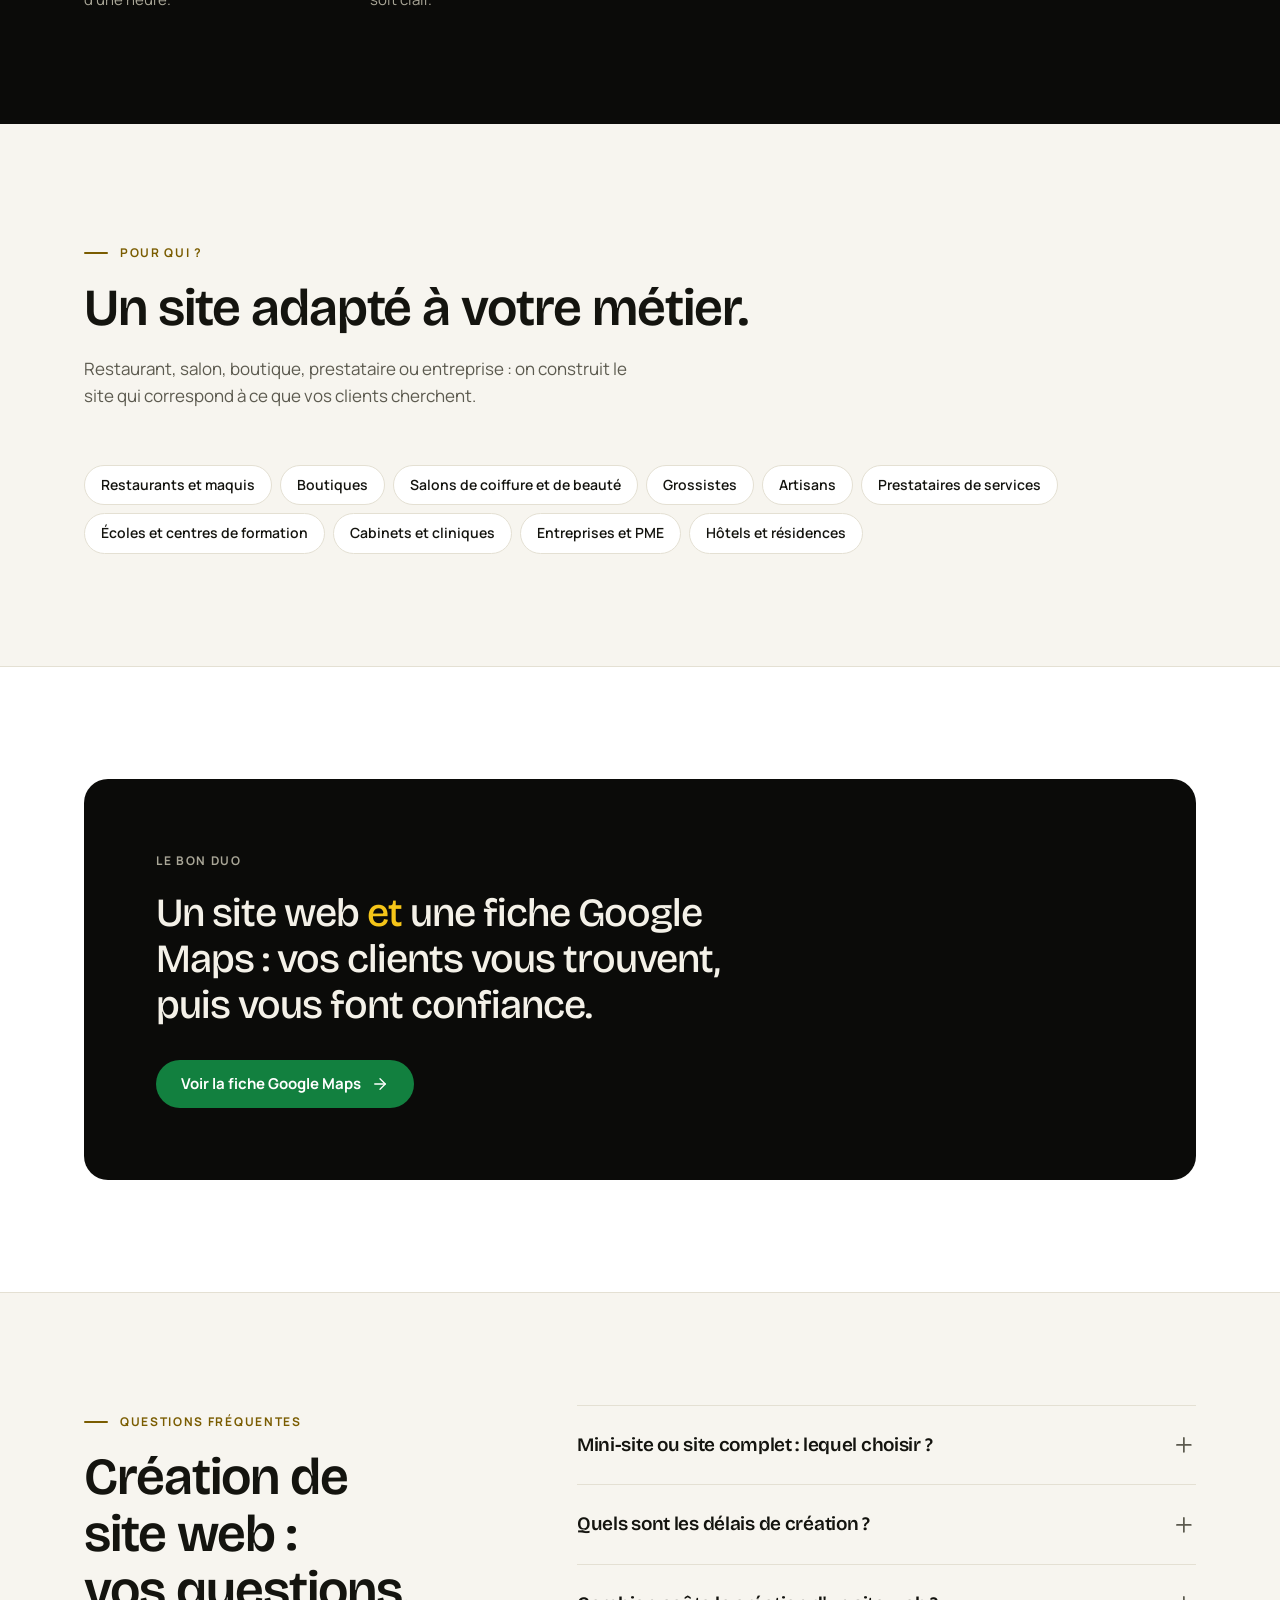
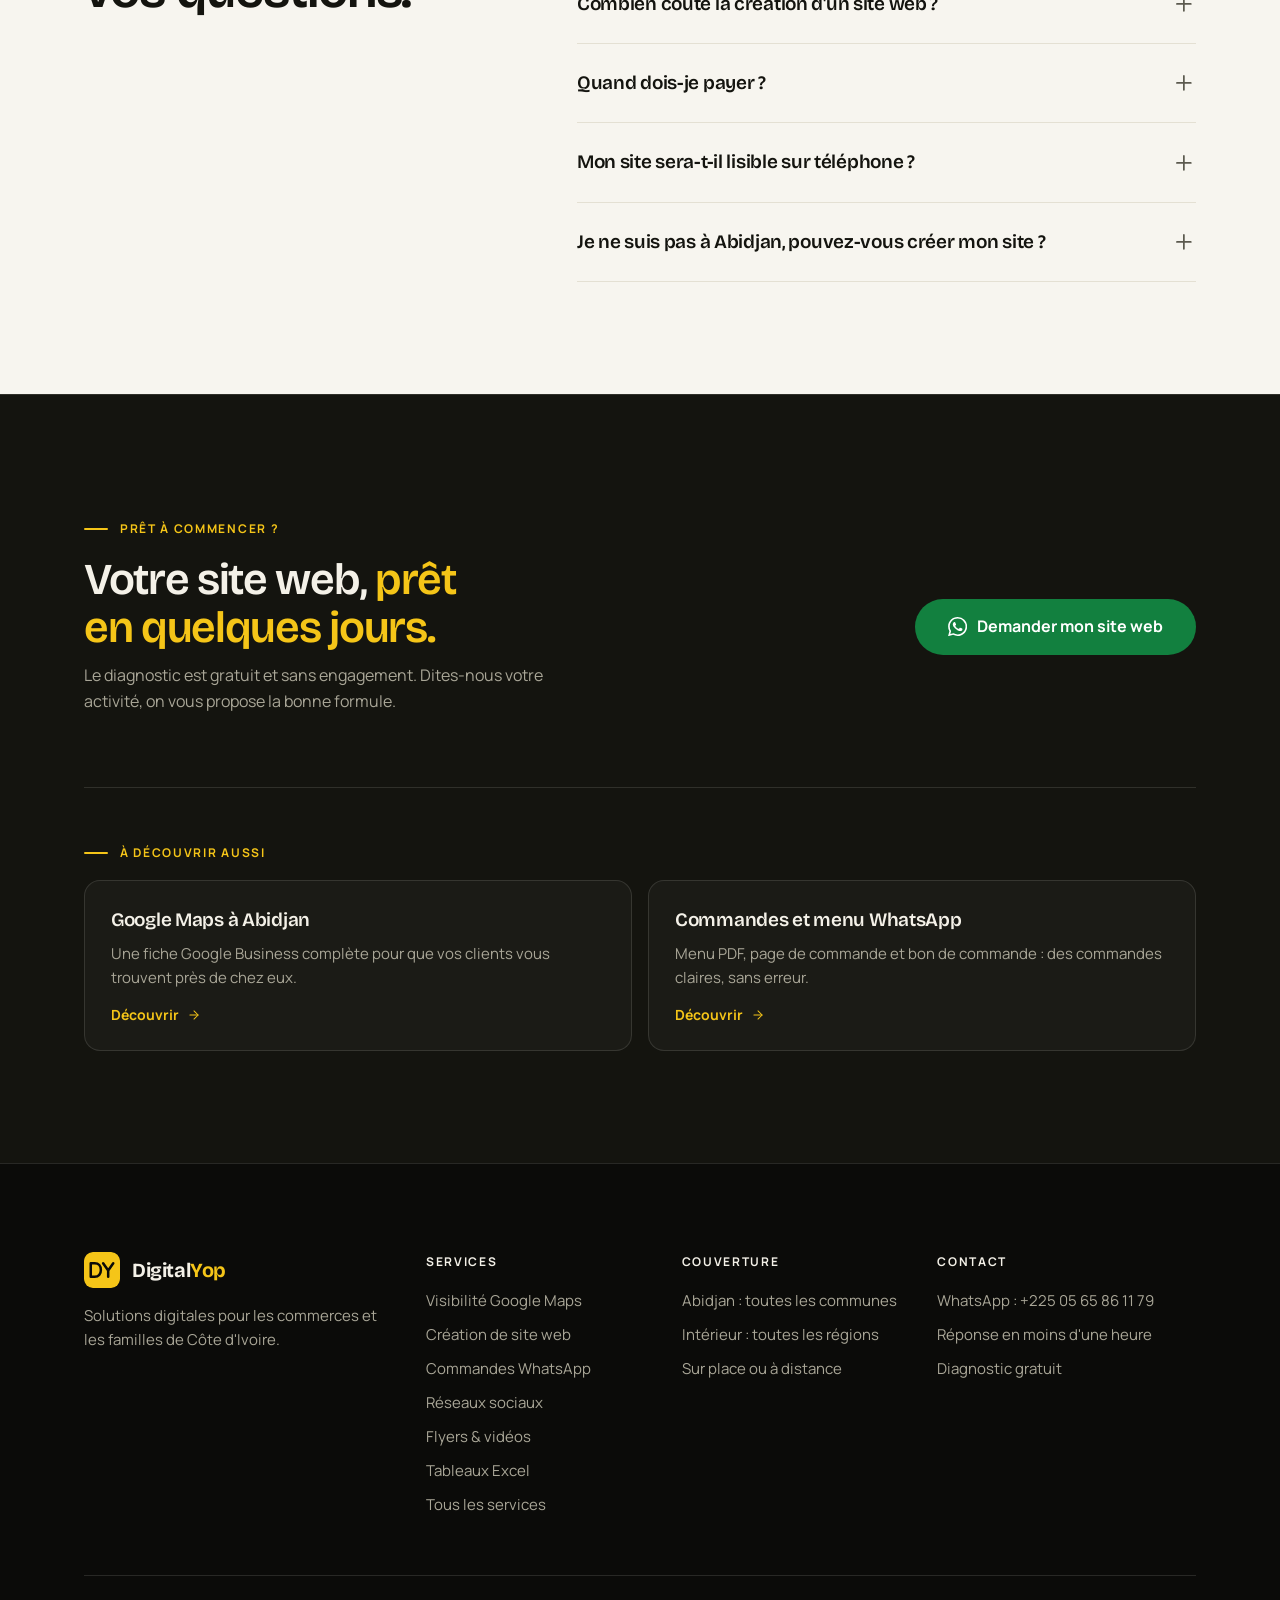
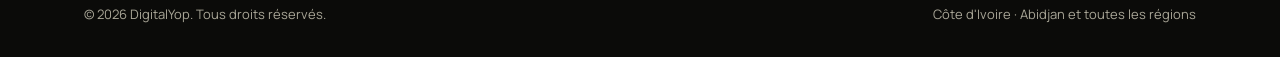
<file: creation-site-web-abidjan/index.html>
<!DOCTYPE html>
<html lang="fr">
<head>
<meta charset="UTF-8">
<meta name="viewport" content="width=device-width, initial-scale=1">
<title>Création de site web à Abidjan · Mini-site et site complet | DigitalYop</title>
<meta name="description" content="Création de site web professionnel à Abidjan et partout en Côte d'Ivoire : mini-site une page livré en 3-4 jours, site complet en 5-7 jours. Mobile, WhatsApp, SEO de base. Paiement après résultat.">
<link rel="canonical" href="https://digitalyop.vercel.app/creation-site-web-abidjan/">
<meta name="theme-color" content="#0B0B09">
<meta property="og:type" content="website">
<meta property="og:locale" content="fr_CI">
<meta property="og:site_name" content="DigitalYop">
<meta property="og:title" content="Création de site web à Abidjan · DigitalYop">
<meta property="og:description" content="Création de site web professionnel à Abidjan et partout en Côte d'Ivoire : mini-site une page livré en 3-4 jours, site complet en 5-7 jours. Mobile, WhatsApp, SEO de base. Paiement après résultat.">
<meta property="og:url" content="https://digitalyop.vercel.app/creation-site-web-abidjan/">
<link rel="icon" type="image/svg+xml" href="/logo-dy.svg">
<link rel="preconnect" href="https://fonts.googleapis.com">
<link rel="preconnect" href="https://fonts.gstatic.com" crossorigin>
<link href="https://fonts.googleapis.com/css2?family=Bricolage+Grotesque:opsz,wght@12..96,500;600;700&family=Manrope:wght@400;500;600;700&display=swap" rel="stylesheet">
<script>document.documentElement.classList.add('js')</script>
<script type="application/ld+json">
{"@context": "https://schema.org", "@graph": [{"@type": "Service", "name": "Création de site web professionnel", "serviceType": "Création de site web professionnel", "description": "Création de site web professionnel à Abidjan et partout en Côte d'Ivoire : mini-site une page livré en 3-4 jours, site complet en 5-7 jours. Mobile, WhatsApp, SEO de base. Paiement après résultat.", "url": "https://digitalyop.vercel.app/creation-site-web-abidjan/", "provider": {"@type": "ProfessionalService", "name": "DigitalYop", "telephone": "+2250565861179", "url": "https://digitalyop.vercel.app/"}, "areaServed": {"@type": "Country", "name": "Côte d'Ivoire"}, "availableLanguage": "fr"}, {"@type": "BreadcrumbList", "itemListElement": [{"@type": "ListItem", "position": 1, "name": "Accueil", "item": "https://digitalyop.vercel.app/"}, {"@type": "ListItem", "position": 2, "name": "Création de site web", "item": "https://digitalyop.vercel.app/creation-site-web-abidjan/"}]}, {"@type": "FAQPage", "mainEntity": [{"@type": "Question", "name": "Mini-site ou site complet : lequel choisir ?", "acceptedAnswer": {"@type": "Answer", "text": "Le mini-site une page suffit pour un restaurant, un salon, une boutique ou un prestataire : présentation, photos, menu ou catalogue, contact WhatsApp. Le site complet multi-pages convient aux entreprises qui veulent une image plus sérieuse, avec plusieurs rubriques, un portfolio et un formulaire de contact."}}, {"@type": "Question", "name": "Quels sont les délais de création ?", "acceptedAnswer": {"@type": "Answer", "text": "Un mini-site est livré en 3 à 4 jours. Un site complet multi-pages est livré en 5 à 7 jours."}}, {"@type": "Question", "name": "Combien coûte la création d'un site web ?", "acceptedAnswer": {"@type": "Answer", "text": "Le prix dépend du type de site et de vos besoins. On fait d'abord un diagnostic gratuit, puis on vous donne le prix avant de commencer. Vous ne payez qu'après le résultat."}}, {"@type": "Question", "name": "Quand dois-je payer ?", "acceptedAnswer": {"@type": "Answer", "text": "Après le résultat. Vous voyez le travail, vous validez, puis vous payez par Wave ou Orange Money."}}, {"@type": "Question", "name": "Mon site sera-t-il lisible sur téléphone ?", "acceptedAnswer": {"@type": "Answer", "text": "Oui. Le mini-site est pensé d'abord pour le mobile, car la plupart de vos clients vous cherchent depuis leur téléphone."}}, {"@type": "Question", "name": "Je ne suis pas à Abidjan, pouvez-vous créer mon site ?", "acceptedAnswer": {"@type": "Answer", "text": "Oui. Nous travaillons dans toute la Côte d'Ivoire, à Bouaké, Yamoussoukro, San-Pédro, Korhogo et ailleurs. Tout se fait par WhatsApp."}}]}]}
</script>
<link rel="stylesheet" href="/styles.css">
</head>
<body>

<svg width="0" height="0" style="position:absolute" aria-hidden="true" focusable="false">
  <defs>
    <symbol id="i-wa" viewBox="0 0 24 24"><path stroke="none" d="M17.472 14.382c-.297-.149-1.758-.867-2.03-.967-.273-.099-.471-.148-.67.15-.197.297-.767.966-.94 1.164-.173.199-.347.223-.644.075-.297-.15-1.255-.463-2.39-1.475-.883-.788-1.48-1.761-1.653-2.059-.173-.297-.018-.458.13-.606.134-.133.298-.347.446-.52.149-.174.198-.298.298-.497.099-.198.05-.371-.025-.52-.075-.149-.669-1.612-.916-2.207-.242-.579-.487-.5-.669-.51-.173-.008-.371-.01-.57-.01-.198 0-.52.074-.792.372-.272.297-1.04 1.016-1.04 2.479 0 1.462 1.065 2.875 1.213 3.074.149.198 2.096 3.2 5.077 4.487.709.306 1.262.489 1.694.625.712.227 1.36.195 1.871.118.571-.085 1.758-.719 2.006-1.413.248-.694.248-1.289.173-1.413-.074-.124-.272-.198-.57-.347m-5.421 7.403h-.004a9.87 9.87 0 01-5.031-1.378l-.361-.214-3.741.982.998-3.648-.235-.374a9.86 9.86 0 01-1.51-5.26c.001-5.45 4.436-9.884 9.888-9.884 2.64 0 5.122 1.03 6.988 2.898a9.825 9.825 0 012.893 6.994c-.003 5.45-4.437 9.884-9.885 9.884m8.413-18.297A11.815 11.815 0 0012.05 0C5.495 0 .16 5.335.157 11.892c0 2.096.547 4.142 1.588 5.945L.057 24l6.305-1.654a11.882 11.882 0 005.683 1.448h.005c6.554 0 11.89-5.335 11.893-11.893a11.821 11.821 0 00-3.48-8.413Z"/></symbol>
    <symbol id="i-pin" viewBox="0 0 24 24"><path d="M20 10c0 6-8 12-8 12s-8-6-8-12a8 8 0 0 1 16 0Z"/><circle cx="12" cy="10" r="3"/></symbol>
    <symbol id="i-phone" viewBox="0 0 24 24"><rect width="14" height="20" x="5" y="2" rx="2"/><path d="M12 18h.01"/></symbol>
    <symbol id="i-globe" viewBox="0 0 24 24"><circle cx="12" cy="12" r="10"/><path d="M12 2a14.5 14.5 0 0 0 0 20 14.5 14.5 0 0 0 0-20"/><path d="M2 12h20"/></symbol>
    <symbol id="i-layout" viewBox="0 0 24 24"><rect width="18" height="18" x="3" y="3" rx="2"/><path d="M3 9h18"/><path d="M9 21V9"/></symbol>
    <symbol id="i-cart" viewBox="0 0 24 24"><circle cx="8" cy="21" r="1"/><circle cx="19" cy="21" r="1"/><path d="M2.05 2.05h2l2.66 12.42a2 2 0 0 0 2 1.58h9.78a2 2 0 0 0 1.95-1.57l1.65-7.43H5.12"/></symbol>
    <symbol id="i-box" viewBox="0 0 24 24"><path d="m7.5 4.27 9 5.15"/><path d="M21 8a2 2 0 0 0-1-1.73l-7-4a2 2 0 0 0-2 0l-7 4A2 2 0 0 0 3 8v8a2 2 0 0 0 1 1.73l7 4a2 2 0 0 0 2 0l7-4A2 2 0 0 0 21 16Z"/><path d="m3.3 7 8.7 5 8.7-5"/><path d="M12 22V12"/></symbol>
    <symbol id="i-chart" viewBox="0 0 24 24"><path d="M3 3v18h18"/><path d="M18 17V9"/><path d="M13 17V5"/><path d="M8 17v-3"/></symbol>
    <symbol id="i-home" viewBox="0 0 24 24"><path d="m3 9 9-7 9 7v11a2 2 0 0 1-2 2H5a2 2 0 0 1-2-2z"/><path d="M9 22V12h6v10"/></symbol>
    <symbol id="i-list" viewBox="0 0 24 24"><rect width="8" height="4" x="8" y="2" rx="1"/><path d="M16 4h2a2 2 0 0 1 2 2v14a2 2 0 0 1-2 2H6a2 2 0 0 1-2-2V6a2 2 0 0 1 2-2h2"/><path d="M12 11h4"/><path d="M12 16h4"/><path d="M8 11h.01"/><path d="M8 16h.01"/></symbol>
    <symbol id="i-insta" viewBox="0 0 24 24"><rect width="20" height="20" x="2" y="2" rx="5"/><path d="M16 11.37A4 4 0 1 1 12.63 8 4 4 0 0 1 16 11.37z"/><path d="M17.5 6.5h.01"/></symbol>
    <symbol id="i-image" viewBox="0 0 24 24"><rect width="18" height="18" x="3" y="3" rx="2"/><circle cx="9" cy="9" r="2"/><path d="m21 15-3.086-3.086a2 2 0 0 0-2.828 0L6 21"/></symbol>
    <symbol id="i-video" viewBox="0 0 24 24"><rect width="20" height="14" x="2" y="5" rx="3"/><path d="m10 9.5 4.5 2.5-4.5 2.5z"/><path d="M8 21h8"/></symbol>
  <symbol id="i-ugc" viewBox="0 0 24 24"><rect width="12" height="20" x="6" y="2" rx="3"/><circle cx="12" cy="10" r="2.5"/><path d="M8.5 17c.6-1.7 1.9-2.5 3.5-2.5s2.9.8 3.5 2.5"/></symbol>
  <symbol id="i-check" viewBox="0 0 24 24"><path d="M20 6 9 17l-5-5"/></symbol>
    <symbol id="i-arrow" viewBox="0 0 24 24"><path d="M5 12h14"/><path d="m12 5 7 7-7 7"/></symbol>
    <symbol id="i-plus" viewBox="0 0 24 24"><path d="M5 12h14"/><path d="M12 5v14"/></symbol>
    <symbol id="i-search" viewBox="0 0 24 24"><circle cx="11" cy="11" r="8"/><path d="m21 21-4.3-4.3"/></symbol>
    <symbol id="i-chat" viewBox="0 0 24 24"><path d="M21 15a2 2 0 0 1-2 2H7l-4 4V5a2 2 0 0 1 2-2h14a2 2 0 0 1 2 2z"/></symbol>
    <symbol id="i-book" viewBox="0 0 24 24"><path d="M4 19.5v-15A2.5 2.5 0 0 1 6.5 2H19a1 1 0 0 1 1 1v18a1 1 0 0 1-1 1H6.5a1 1 0 0 1 0-5H20"/></symbol>
    <symbol id="i-shield" viewBox="0 0 24 24"><path d="M20 13c0 5-3.5 7.5-7.66 8.95a1 1 0 0 1-.67-.01C7.5 20.5 4 18 4 13V6a1 1 0 0 1 1-1c2 0 4.5-1.2 6.24-2.72a1.17 1.17 0 0 1 1.52 0C14.51 3.81 17 5 19 5a1 1 0 0 1 1 1z"/><path d="m9 12 2 2 4-4"/></symbol>
    <symbol id="i-clock" viewBox="0 0 24 24"><circle cx="12" cy="12" r="10"/><path d="M12 6v6l4 2"/></symbol>
    <symbol id="i-eye" viewBox="0 0 24 24"><path d="M2.06 12.35a1 1 0 0 1 0-.7 10.75 10.75 0 0 1 19.88 0 1 1 0 0 1 0 .7 10.75 10.75 0 0 1-19.88 0"/><circle cx="12" cy="12" r="3"/></symbol>
    <symbol id="i-wallet" viewBox="0 0 24 24"><path d="M19 7V4a1 1 0 0 0-1-1H5a2 2 0 0 0 0 4h15a1 1 0 0 1 1 1v4h-3a2 2 0 0 0 0 4h3a1 1 0 0 0 1-1v-2a1 1 0 0 0-1-1"/><path d="M3 5v14a2 2 0 0 0 2 2h15a1 1 0 0 0 1-1v-4"/></symbol>
    <symbol id="i-map" viewBox="0 0 24 24"><path d="M14.106 5.553a2 2 0 0 0 1.788 0l3.659-1.83A1 1 0 0 1 21 4.619v12.764a1 1 0 0 1-.553.894l-4.553 2.277a2 2 0 0 1-1.788 0l-4.212-2.106a2 2 0 0 0-1.788 0l-3.659 1.83A1 1 0 0 1 3 19.381V6.618a1 1 0 0 1 .553-.894l4.553-2.277a2 2 0 0 1 1.788 0z"/><path d="M15 5.764v15"/><path d="M9 3.236v15"/></symbol>
    <symbol id="i-building" viewBox="0 0 24 24"><rect width="16" height="20" x="4" y="2" rx="2"/><path d="M9 22v-4h6v4"/><path d="M8 6h.01M16 6h.01M12 6h.01M12 10h.01M12 14h.01M16 10h.01M16 14h.01M8 10h.01M8 14h.01"/></symbol>
  </defs>
</svg>

<header class="nav" id="nav">
  <div class="wrap">
    <a class="brand" href="/" aria-label="DigitalYop, retour à l'accueil">
      <img src="/logo-dy.svg" alt="" width="36" height="36">
      <span>Digital<b>Yop</b></span>
    </a>
    <div class="nav-right">
      <a class="btn btn-wa nav-cta" href="https://wa.me/2250565861179?text=Bonjour%20DigitalYop%20%21%20Je%20voudrais%20en%20savoir%20plus%20sur%20vos%20services." target="_blank" rel="noopener">
        <svg class="i i-fill" aria-hidden="true"><use href="#i-wa"/></svg>Nous contacter
      </a>
      <button class="burger-btn" id="menu-btn" type="button" aria-expanded="false" aria-controls="menu">
        <span class="burger" aria-hidden="true"><i></i><i></i><i></i></span>
        <span>Menu</span>
      </button>
    </div>
  </div>
  <div class="menu" id="menu" hidden>
    <nav class="menu-inner" aria-label="Menu principal">
      <p class="menu-title">Nos services</p>
      <ul class="menu-cards">
        <li><a class="menu-card" href="/google-maps-abidjan/"><span class="menu-ic"><svg class="i" aria-hidden="true"><use href="#i-pin"/></svg></span><span class="menu-txt"><strong>Google Maps</strong><span>Fiche Google Business en 30 minutes</span></span><svg class="i menu-go" aria-hidden="true"><use href="#i-arrow"/></svg></a></li>
        <li><a class="menu-card" href="/creation-site-web-abidjan/" aria-current="page"><span class="menu-ic"><svg class="i" aria-hidden="true"><use href="#i-globe"/></svg></span><span class="menu-txt"><strong>Sites web</strong><span>Mini-site une page ou site complet</span></span><svg class="i menu-go" aria-hidden="true"><use href="#i-arrow"/></svg></a></li>
        <li><a class="menu-card" href="/commande-whatsapp-abidjan/"><span class="menu-ic"><svg class="i" aria-hidden="true"><use href="#i-cart"/></svg></span><span class="menu-txt"><strong>Commandes WhatsApp</strong><span>Menu PDF, page et bon de commande</span></span><svg class="i menu-go" aria-hidden="true"><use href="#i-arrow"/></svg></a></li>
        <li><a class="menu-card" href="/gestion-reseaux-sociaux-abidjan/"><span class="menu-ic"><svg class="i" aria-hidden="true"><use href="#i-insta"/></svg></span><span class="menu-txt"><strong>Réseaux sociaux</strong><span>Instagram et Facebook gérés pour vous</span></span><svg class="i menu-go" aria-hidden="true"><use href="#i-arrow"/></svg></a></li>
        <li><a class="menu-card" href="/flyers-videos-publicitaires-abidjan/"><span class="menu-ic"><svg class="i" aria-hidden="true"><use href="#i-image"/></svg></span><span class="menu-txt"><strong>Flyers et vidéos</strong><span>Visuels, motion design et UGC</span></span><svg class="i menu-go" aria-hidden="true"><use href="#i-arrow"/></svg></a></li>
        <li><a class="menu-card" href="/tableaux-excel-gestion-abidjan/"><span class="menu-ic"><svg class="i" aria-hidden="true"><use href="#i-chart"/></svg></span><span class="menu-txt"><strong>Tableaux Excel</strong><span>Stock, ventes, budget et sur mesure</span></span><svg class="i menu-go" aria-hidden="true"><use href="#i-arrow"/></svg></a></li>
      </ul>
      <ul class="menu-links">
        <li><a href="/">Accueil</a></li>
        <li><a href="/#services">Tous les services</a></li>
        <li><a href="/#methode">Méthode</a></li>
        <li><a href="/#garanties">Garanties</a></li>
        <li><a href="/#couverture">Couverture</a></li>
        <li><a href="/#faq">Questions</a></li>
      </ul>
      <a class="btn btn-wa btn-lg menu-cta" href="https://wa.me/2250565861179?text=Bonjour%20DigitalYop%20%21%20Je%20voudrais%20un%20diagnostic%20gratuit%20de%20ma%20pr%C3%A9sence%20en%20ligne.%20Pouvez-vous%20m%27aider%20%3F" target="_blank" rel="noopener">
        <svg class="i i-fill" aria-hidden="true"><use href="#i-wa"/></svg>Diagnostic gratuit sur WhatsApp
      </a>
    </nav>
  </div>
</header>

<main id="top">
<section class="hero page-hero dark">
  <div class="wrap hero-grid">
    <div>
      <ol class="crumbs rise" aria-label="Fil d'Ariane"><li><a href="/">Accueil</a></li><li><span aria-current="page">Création de site web</span></li></ol>
      <p class="pill rise"><svg class="i" aria-hidden="true"><use href="#i-globe"/></svg>Sites web · Abidjan &amp; toute la Côte d'Ivoire</p>
      <h1 class="rise" style="--d:.08s">Un site web professionnel, <em>livré en quelques jours.</em></h1>
      <p class="hero-sub rise" style="--d:.16s">Mini-site une page en <strong>3 à 4 jours</strong>, site complet en <strong>5 à 7 jours</strong>. Pensé pour le mobile, relié à votre WhatsApp, payé après résultat.</p>
      <div class="hero-actions rise" style="--d:.24s">
        <a class="btn btn-wa btn-lg" href="https://wa.me/2250565861179?text=Bonjour%20DigitalYop%20%21%20Je%20voudrais%20un%20site%20web%20pour%20mon%20commerce%20ou%20mon%20entreprise.%20Pouvez-vous%20m%27aider%20%3F" target="_blank" rel="noopener">
          <svg class="i i-fill" aria-hidden="true"><use href="#i-wa"/></svg>Demander mon site web
        </a>
        <a class="btn btn-ghost btn-lg" href="#offres">Comparer les offres</a>
      </div>
      <ul class="assure rise" style="--d:.32s">
        <li><svg class="i" aria-hidden="true"><use href="#i-phone"/></svg>Pensé pour le mobile</li>
        <li><svg class="i" aria-hidden="true"><use href="#i-shield"/></svg>Paiement après résultat</li>
        <li><svg class="i" aria-hidden="true"><use href="#i-pin"/></svg>Partout en Côte d'Ivoire</li>
      </ul>
    </div>

    <div class="browser rise" style="--d:.2s" role="img" aria-label="Exemple de mini-site : titre, texte de présentation, bouton Commander sur WhatsApp et trois blocs galerie, menu et adresse.">
      <div class="browser-bar" aria-hidden="true"><i></i><i></i><i></i><span class="browser-url">www.votre-commerce.ci</span></div>
      <div class="browser-body" aria-hidden="true">
        <p class="bk-title">Votre commerce, <em>vu partout.</em></p>
        <p class="bk-text">Présentation, photos, menu et contact direct sur WhatsApp, dans une seule page claire.</p>
        <span class="bk-btn">Commander sur WhatsApp</span>
        <div class="bk-row">
          <span><svg class="i"><use href="#i-image"/></svg></span>
          <span><svg class="i"><use href="#i-list"/></svg></span>
          <span><svg class="i"><use href="#i-pin"/></svg></span>
        </div>
      </div>
      <p class="chat-note">Exemple de mini-site.</p>
    </div>
  </div>
</section>

<section class="section" id="pourquoi">
  <div class="wrap problem-grid">
    <div class="sec-head reveal">
      <p class="eyebrow">Pourquoi un site web</p>
      <h2 class="h2">Sans site web, votre commerce paraît moins sérieux.</h2>
      <p class="lead">Avant d'acheter ou d'appeler, vos clients cherchent des informations sur leur téléphone. Un site clair répond à leurs questions avant même qu'ils vous écrivent.</p>
    </div>
    <div class="problems">
      <article class="problem reveal">
        <div class="ico"><svg class="i" aria-hidden="true"><use href="#i-shield"/></svg></div>
        <h3>Crédibilité</h3>
        <p>Un site montre que votre commerce est installé et sérieux. Les clients jugent en quelques secondes.</p>
      </article>
      <article class="problem reveal" style="--d:.08s">
        <div class="ico"><svg class="i" aria-hidden="true"><use href="#i-search"/></svg></div>
        <h3>Visible sur Google</h3>
        <p>Un site bien construit peut apparaître dans les résultats de recherche. Le site complet inclut le SEO de base.</p>
      </article>
      <article class="problem reveal" style="--d:.16s">
        <div class="ico"><svg class="i" aria-hidden="true"><use href="#i-chat"/></svg></div>
        <h3>Contact direct</h3>
        <p>Un bouton WhatsApp sur la page : vos clients vous écrivent en un clic, sans chercher votre numéro.</p>
      </article>
      <article class="problem reveal" style="--d:.24s">
        <div class="ico"><svg class="i" aria-hidden="true"><use href="#i-clock"/></svg></div>
        <h3>Ouvert à toute heure</h3>
        <p>Vos horaires, votre menu ou votre catalogue restent consultables même la nuit, même quand vous êtes occupé.</p>
      </article>
    </div>
  </div>
</section>

<section class="section services" id="offres">
  <div class="wrap">
    <div class="sec-head reveal">
      <p class="eyebrow">Nos offres</p>
      <h2 class="h2">Mini-site une page ou site complet multi-pages ?</h2>
      <p class="lead">Deux formules, selon la taille de votre activité. Dans les deux cas, le diagnostic est gratuit et vous payez après résultat.</p>
    </div>
    <div class="compare-wrap reveal">
      <table class="compare">
        <caption class="sr-only">Comparaison entre le mini-site une page et le site complet multi-pages</caption>
        <thead><tr><th scope="col"><span class="sr-only">Critère</span></th><th scope="col">Mini-site une page</th><th scope="col">Site complet multi-pages</th></tr></thead>
        <tbody>
          <tr><th scope="row">Idéal pour</th><td>Restaurants, salons, boutiques et prestataires</td><td>Entreprises qui veulent une image sérieuse</td></tr>
          <tr><th scope="row">Structure</th><td>Une seule page, claire et rapide</td><td>Accueil, Services, Portfolio, Contact</td></tr>
          <tr><th scope="row">Contenu</th><td>Présentation, galerie photos, menu ou catalogue, bouton WhatsApp direct</td><td>Présentation complète, catalogue ou portfolio, témoignages clients, formulaire de contact, WhatsApp</td></tr>
          <tr><th scope="row">Délai de livraison</th><td>3 à 4 jours</td><td>5 à 7 jours</td></tr>
          <tr><th scope="row">Inclus en plus</th><td>Mobile first, hébergement gratuit</td><td>SEO de base inclus</td></tr>
        </tbody>
      </table>
    </div>
    <div class="hero-actions sec-foot reveal">
      <a class="btn btn-wa btn-lg" href="https://wa.me/2250565861179?text=Bonjour%20DigitalYop%20%21%20Je%20voudrais%20un%20mini-site%20web%20d%27une%20page%20pour%20mon%20commerce%20ou%20restaurant.%20Pouvez-vous%20m%27aider%20%3F" target="_blank" rel="noopener">
        <svg class="i i-fill" aria-hidden="true"><use href="#i-wa"/></svg>Je veux un mini-site
      </a>
      <a class="btn btn-wa btn-lg" href="https://wa.me/2250565861179?text=Bonjour%20DigitalYop%20%21%20Je%20voudrais%20un%20site%20web%20professionnel%20complet%20pour%20mon%20entreprise%2C%20avec%20plusieurs%20pages.%20Pouvez-vous%20m%27aider%20%3F" target="_blank" rel="noopener">
        <svg class="i i-fill" aria-hidden="true"><use href="#i-wa"/></svg>Je veux un site complet
      </a>
    </div>
  </div>
</section>

<section class="section dark" id="methode">
  <div class="wrap">
    <div class="sec-head reveal">
      <p class="eyebrow">Comment ça marche</p>
      <h2 class="h2">Votre site web en 4 étapes.</h2>
      <p class="lead">Vous gardez la main à chaque étape. Rien n'est mis en ligne sans votre accord.</p>
    </div>
    <ol class="steps">
      <li class="step reveal">
        <p class="step-n">ÉTAPE 01</p>
        <h3>Vous nous écrivez sur WhatsApp</h3>
        <p>Activité, ville, ce que vous voulez montrer. On répond en moins d'une heure.</p>
      </li>
      <li class="step reveal" style="--d:.08s">
        <p class="step-n">ÉTAPE 02</p>
        <h3>On prépare la structure et les contenus</h3>
        <p>Textes, photos, menu ou catalogue : on organise tout pour que votre site soit clair.</p>
      </li>
      <li class="step reveal" style="--d:.16s">
        <p class="step-n">ÉTAPE 03</p>
        <h3>Vous voyez le site avant la mise en ligne</h3>
        <p>Vous donnez vos retours, on ajuste. Rien ne se fait dans votre dos.</p>
      </li>
      <li class="step reveal" style="--d:.24s">
        <p class="step-n">ÉTAPE 04</p>
        <h3>Mise en ligne, puis paiement</h3>
        <p>Wave ou Orange Money, uniquement quand vous êtes satisfait du résultat.</p>
      </li>
    </ol>
  </div>
</section>

<section class="section" id="commerces">
  <div class="wrap">
    <div class="sec-head reveal">
      <p class="eyebrow">Pour qui ?</p>
      <h2 class="h2">Un site adapté à votre métier.</h2>
      <p class="lead">Restaurant, salon, boutique, prestataire ou entreprise : on construit le site qui correspond à ce que vos clients cherchent.</p>
    </div>
    <div class="reveal"><ul class="chips light"><li>Restaurants et maquis</li><li>Boutiques</li><li>Salons de coiffure et de beauté</li><li>Grossistes</li><li>Artisans</li><li>Prestataires de services</li><li>Écoles et centres de formation</li><li>Cabinets et cliniques</li><li>Entreprises et PME</li><li>Hôtels et résidences</li></ul></div>
  </div>
</section>

<section class="section services" id="duo">
  <div class="wrap">
    <div class="vision reveal">
      <small>Le bon duo</small>
      <p>Un site web <em>et</em> une fiche Google Maps : vos clients vous trouvent, puis vous font confiance.</p>
      <a class="btn btn-wa" href="/google-maps-abidjan/">Voir la fiche Google Maps <svg class="i" aria-hidden="true"><use href="#i-arrow"/></svg></a>
    </div>
  </div>
</section>

<section class="section" id="faq">
  <div class="wrap faq-grid">
    <div class="reveal">
      <p class="eyebrow">Questions fréquentes</p>
      <h2 class="h2">Création de site web : vos questions.</h2>
    </div>
    <div class="faq-list reveal" style="--d:.1s">
      <details>
        <summary>Mini-site ou site complet : lequel choisir ?<svg class="i" aria-hidden="true"><use href="#i-plus"/></svg></summary>
        <p>Le mini-site une page suffit pour un restaurant, un salon, une boutique ou un prestataire : présentation, photos, menu ou catalogue, contact WhatsApp. Le site complet multi-pages convient aux entreprises qui veulent une image plus sérieuse, avec plusieurs rubriques, un portfolio et un formulaire de contact.</p>
      </details>
      <details>
        <summary>Quels sont les délais de création ?<svg class="i" aria-hidden="true"><use href="#i-plus"/></svg></summary>
        <p>Un mini-site est livré en 3 à 4 jours. Un site complet multi-pages est livré en 5 à 7 jours.</p>
      </details>
      <details>
        <summary>Combien coûte la création d&apos;un site web ?<svg class="i" aria-hidden="true"><use href="#i-plus"/></svg></summary>
        <p>Le prix dépend du type de site et de vos besoins. On fait d&apos;abord un diagnostic gratuit, puis on vous donne le prix avant de commencer. Vous ne payez qu&apos;après le résultat.</p>
      </details>
      <details>
        <summary>Quand dois-je payer ?<svg class="i" aria-hidden="true"><use href="#i-plus"/></svg></summary>
        <p>Après le résultat. Vous voyez le travail, vous validez, puis vous payez par Wave ou Orange Money.</p>
      </details>
      <details>
        <summary>Mon site sera-t-il lisible sur téléphone ?<svg class="i" aria-hidden="true"><use href="#i-plus"/></svg></summary>
        <p>Oui. Le mini-site est pensé d&apos;abord pour le mobile, car la plupart de vos clients vous cherchent depuis leur téléphone.</p>
      </details>
      <details>
        <summary>Je ne suis pas à Abidjan, pouvez-vous créer mon site ?<svg class="i" aria-hidden="true"><use href="#i-plus"/></svg></summary>
        <p>Oui. Nous travaillons dans toute la Côte d&apos;Ivoire, à Bouaké, Yamoussoukro, San-Pédro, Korhogo et ailleurs. Tout se fait par WhatsApp.</p>
      </details>
    </div>
  </div>
</section>

<section class="section dark contact" id="contact">
  <div class="wrap">
    <div class="cta-band reveal">
      <div>
        <p class="eyebrow">Prêt à commencer ?</p>
        <h2>Votre site web, <em>prêt en quelques jours.</em></h2>
        <p>Le diagnostic est gratuit et sans engagement. Dites-nous votre activité, on vous propose la bonne formule.</p>
      </div>
      <a class="btn btn-wa btn-lg" href="https://wa.me/2250565861179?text=Bonjour%20DigitalYop%20%21%20Je%20voudrais%20un%20site%20web%20pour%20mon%20commerce%20ou%20mon%20entreprise.%20Pouvez-vous%20m%27aider%20%3F" target="_blank" rel="noopener">
        <svg class="i i-fill" aria-hidden="true"><use href="#i-wa"/></svg>Demander mon site web
      </a>
    </div>
    <div class="more-block reveal">
      <p class="eyebrow">À découvrir aussi</p>
      <div class="more-grid">
        <a class="more" href="/google-maps-abidjan/"><strong>Google Maps à Abidjan</strong><span>Une fiche Google Business complète pour que vos clients vous trouvent près de chez eux.</span><em>Découvrir <svg class="i" aria-hidden="true"><use href="#i-arrow"/></svg></em></a>
        <a class="more" href="/commande-whatsapp-abidjan/"><strong>Commandes et menu WhatsApp</strong><span>Menu PDF, page de commande et bon de commande : des commandes claires, sans erreur.</span><em>Découvrir <svg class="i" aria-hidden="true"><use href="#i-arrow"/></svg></em></a>
      </div>
    </div>
  </div>
</section>
</main>

<footer class="footer dark">
  <div class="wrap">
    <div class="foot-grid">
      <div class="foot-brand">
        <a class="brand" href="/" aria-label="DigitalYop, retour à l'accueil">
          <img src="/logo-dy.svg" alt="" width="36" height="36">
          <span>Digital<b>Yop</b></span>
        </a>
        <p>Solutions digitales pour les commerces et les familles de Côte d'Ivoire.</p>
      </div>
      <div class="foot-col">
        <h4>Services</h4>
        <ul>
          <li><a href="/google-maps-abidjan/">Visibilité Google Maps</a></li>
          <li><a href="/creation-site-web-abidjan/">Création de site web</a></li>
          <li><a href="/commande-whatsapp-abidjan/">Commandes WhatsApp</a></li>
          <li><a href="/gestion-reseaux-sociaux-abidjan/">Réseaux sociaux</a></li>
          <li><a href="/flyers-videos-publicitaires-abidjan/">Flyers &amp; vidéos</a></li>
          <li><a href="/tableaux-excel-gestion-abidjan/">Tableaux Excel</a></li>
          <li><a href="/#services">Tous les services</a></li>
        </ul>
      </div>
      <div class="foot-col">
        <h4>Couverture</h4>
        <ul>
          <li>Abidjan : toutes les communes</li>
          <li>Intérieur : toutes les régions</li>
          <li>Sur place ou à distance</li>
        </ul>
      </div>
      <div class="foot-col">
        <h4>Contact</h4>
        <ul>
          <li><a href="https://wa.me/2250565861179?text=Bonjour%20DigitalYop%20%21%20Je%20voudrais%20en%20savoir%20plus%20sur%20vos%20services." target="_blank" rel="noopener">WhatsApp : +225 05 65 86 11 79</a></li>
          <li>Réponse en moins d'une heure</li>
          <li>Diagnostic gratuit</li>
        </ul>
      </div>
    </div>
    <div class="foot-bottom">
      <span>© 2026 DigitalYop. Tous droits réservés.</span>
      <span>Côte d'Ivoire · Abidjan et toutes les régions</span>
    </div>
  </div>
</footer>

<div class="bar" id="bar">
  <a class="btn btn-wa" href="https://wa.me/2250565861179?text=Bonjour%20DigitalYop%20%21%20Je%20voudrais%20un%20site%20web%20pour%20mon%20commerce%20ou%20mon%20entreprise.%20Pouvez-vous%20m%27aider%20%3F" target="_blank" rel="noopener">
    <svg class="i i-fill" aria-hidden="true"><use href="#i-wa"/></svg>Écrire sur WhatsApp
  </a>
</div>

<script src="/page.js" defer></script>
<script src="/menu.js" defer></script>
</body>
</html>
</file>
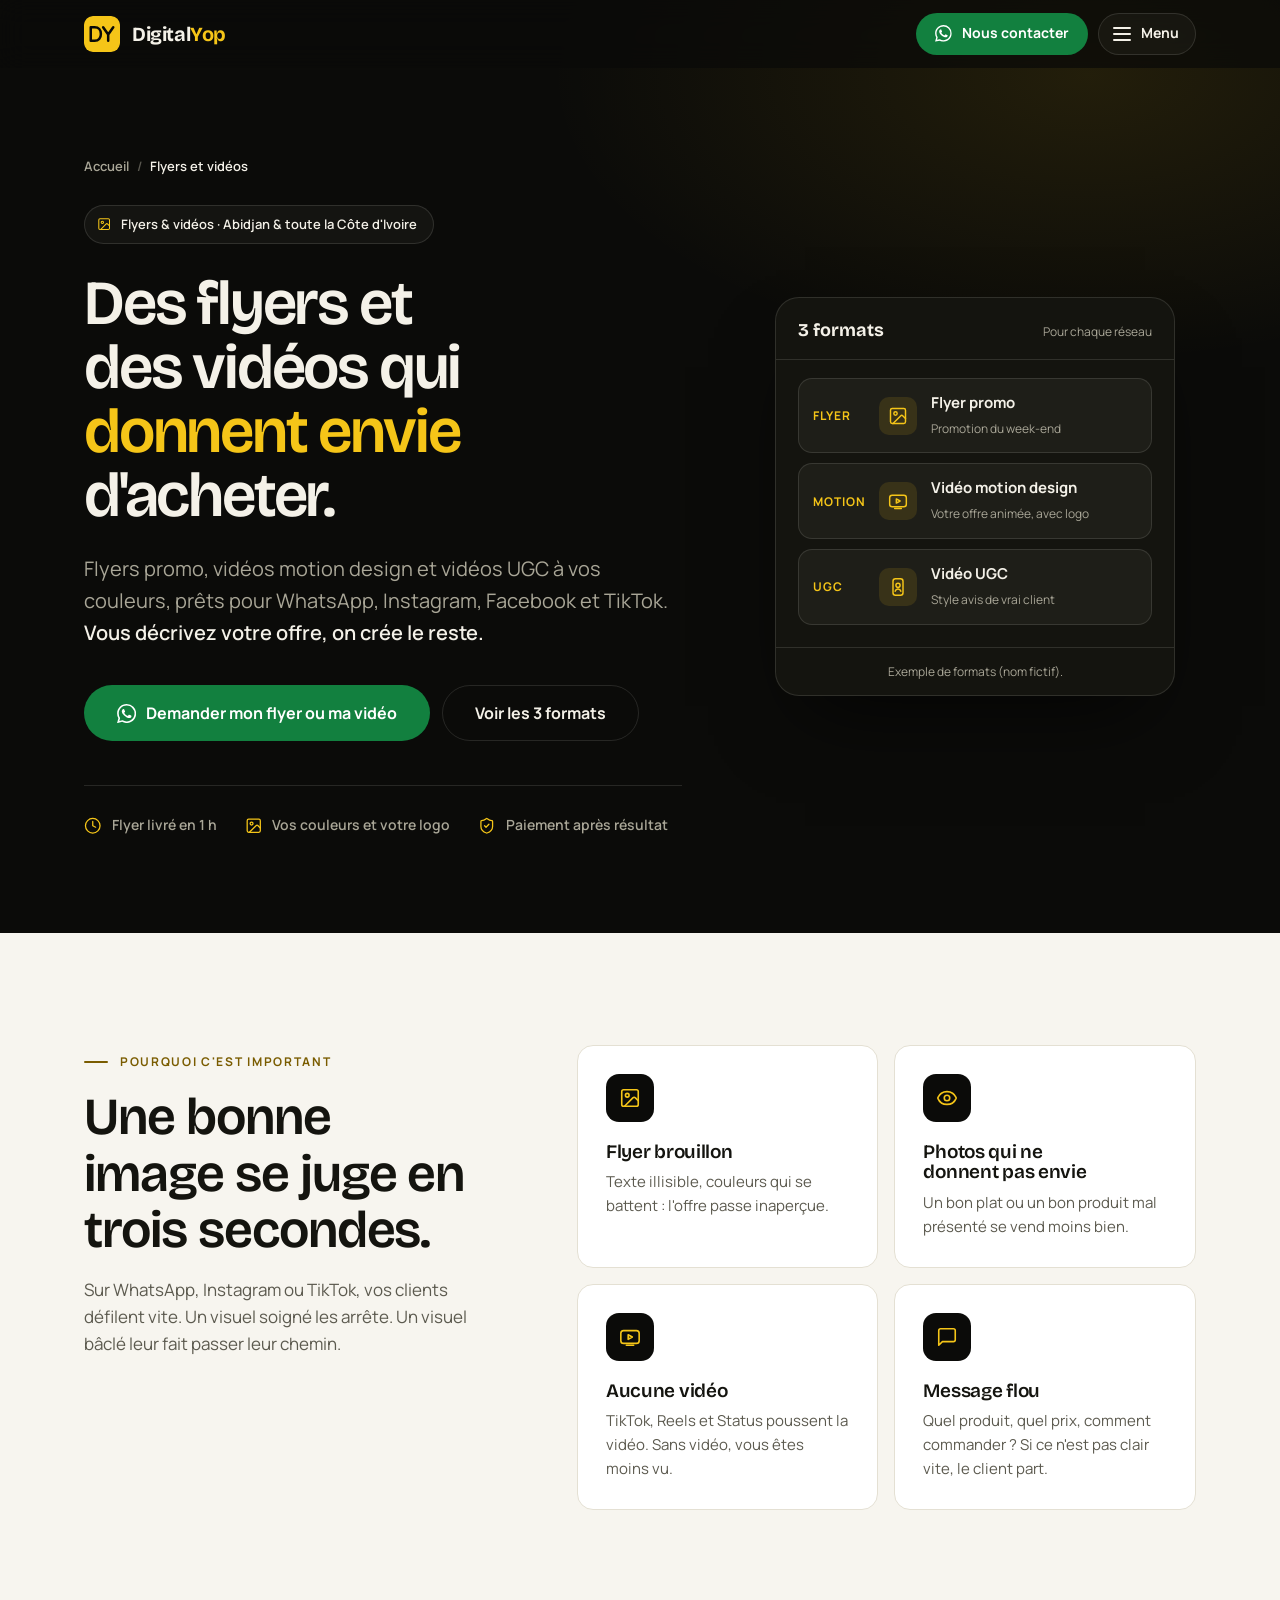
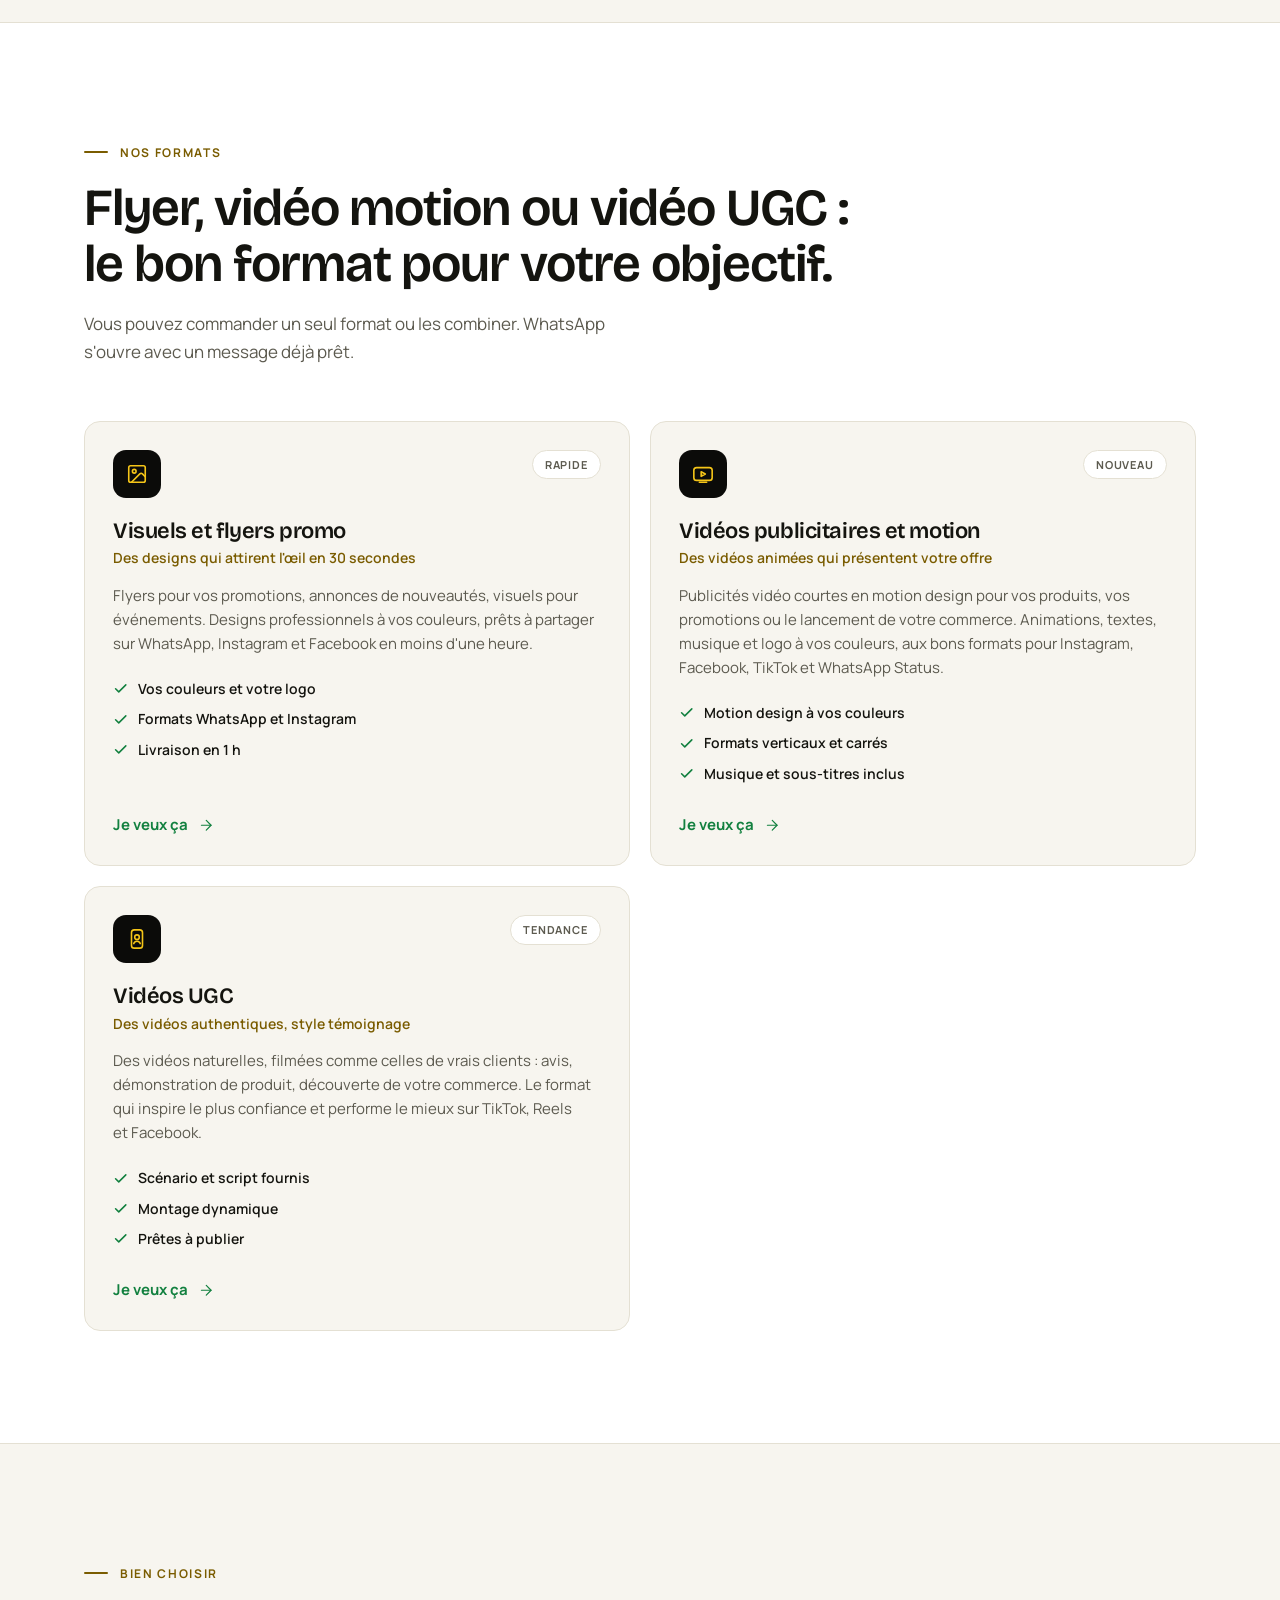
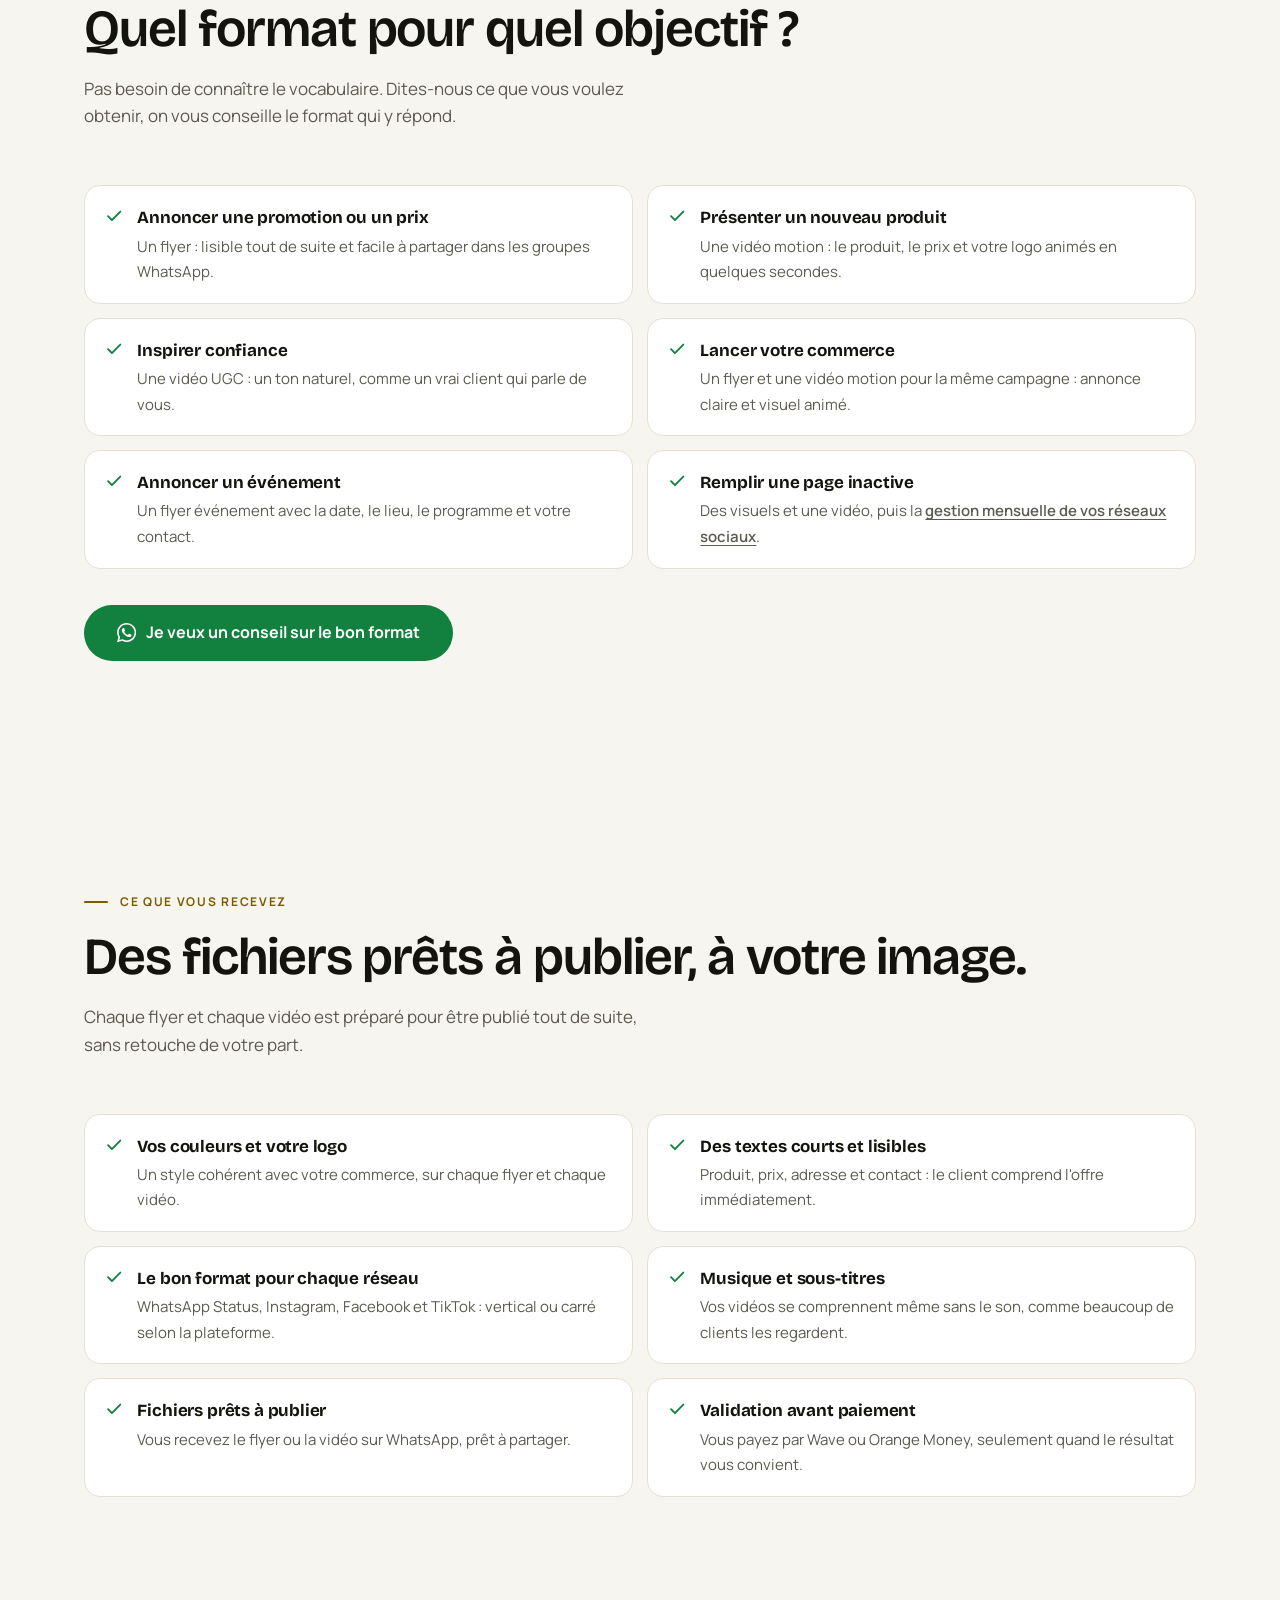
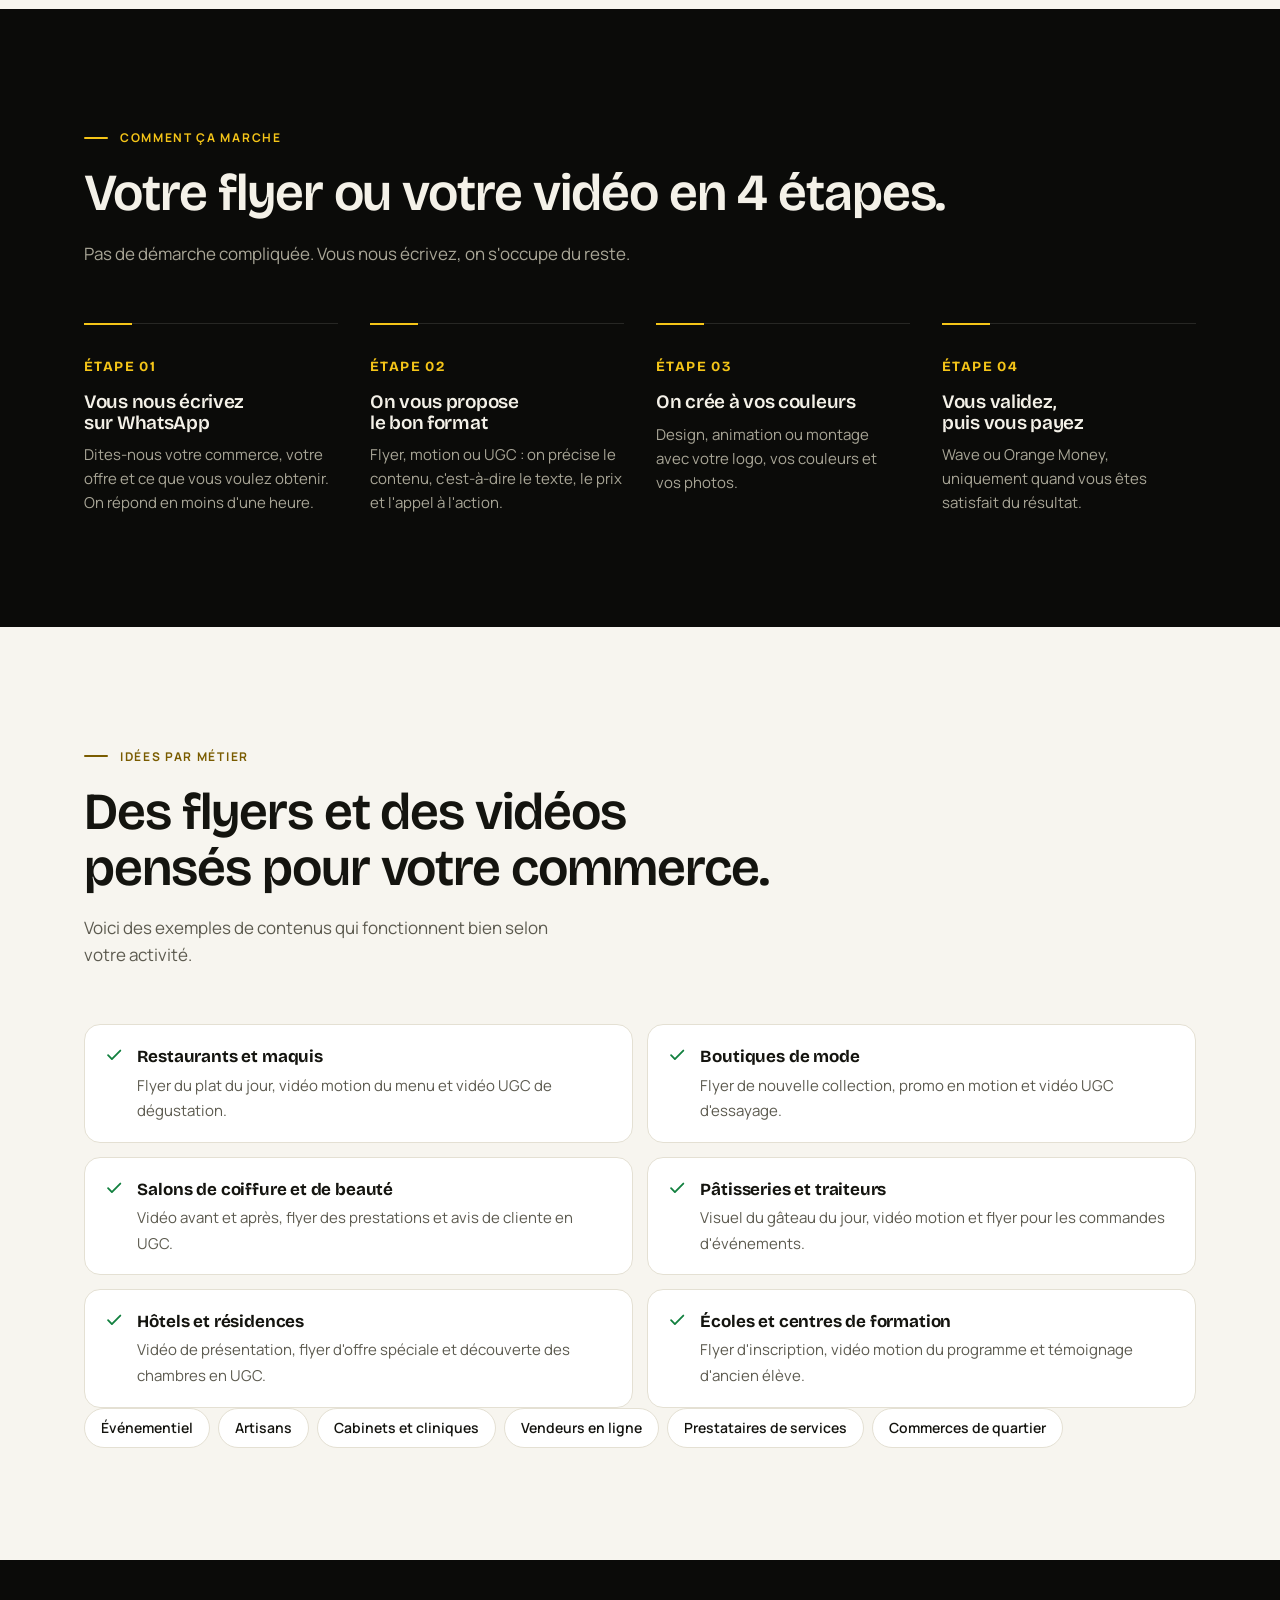
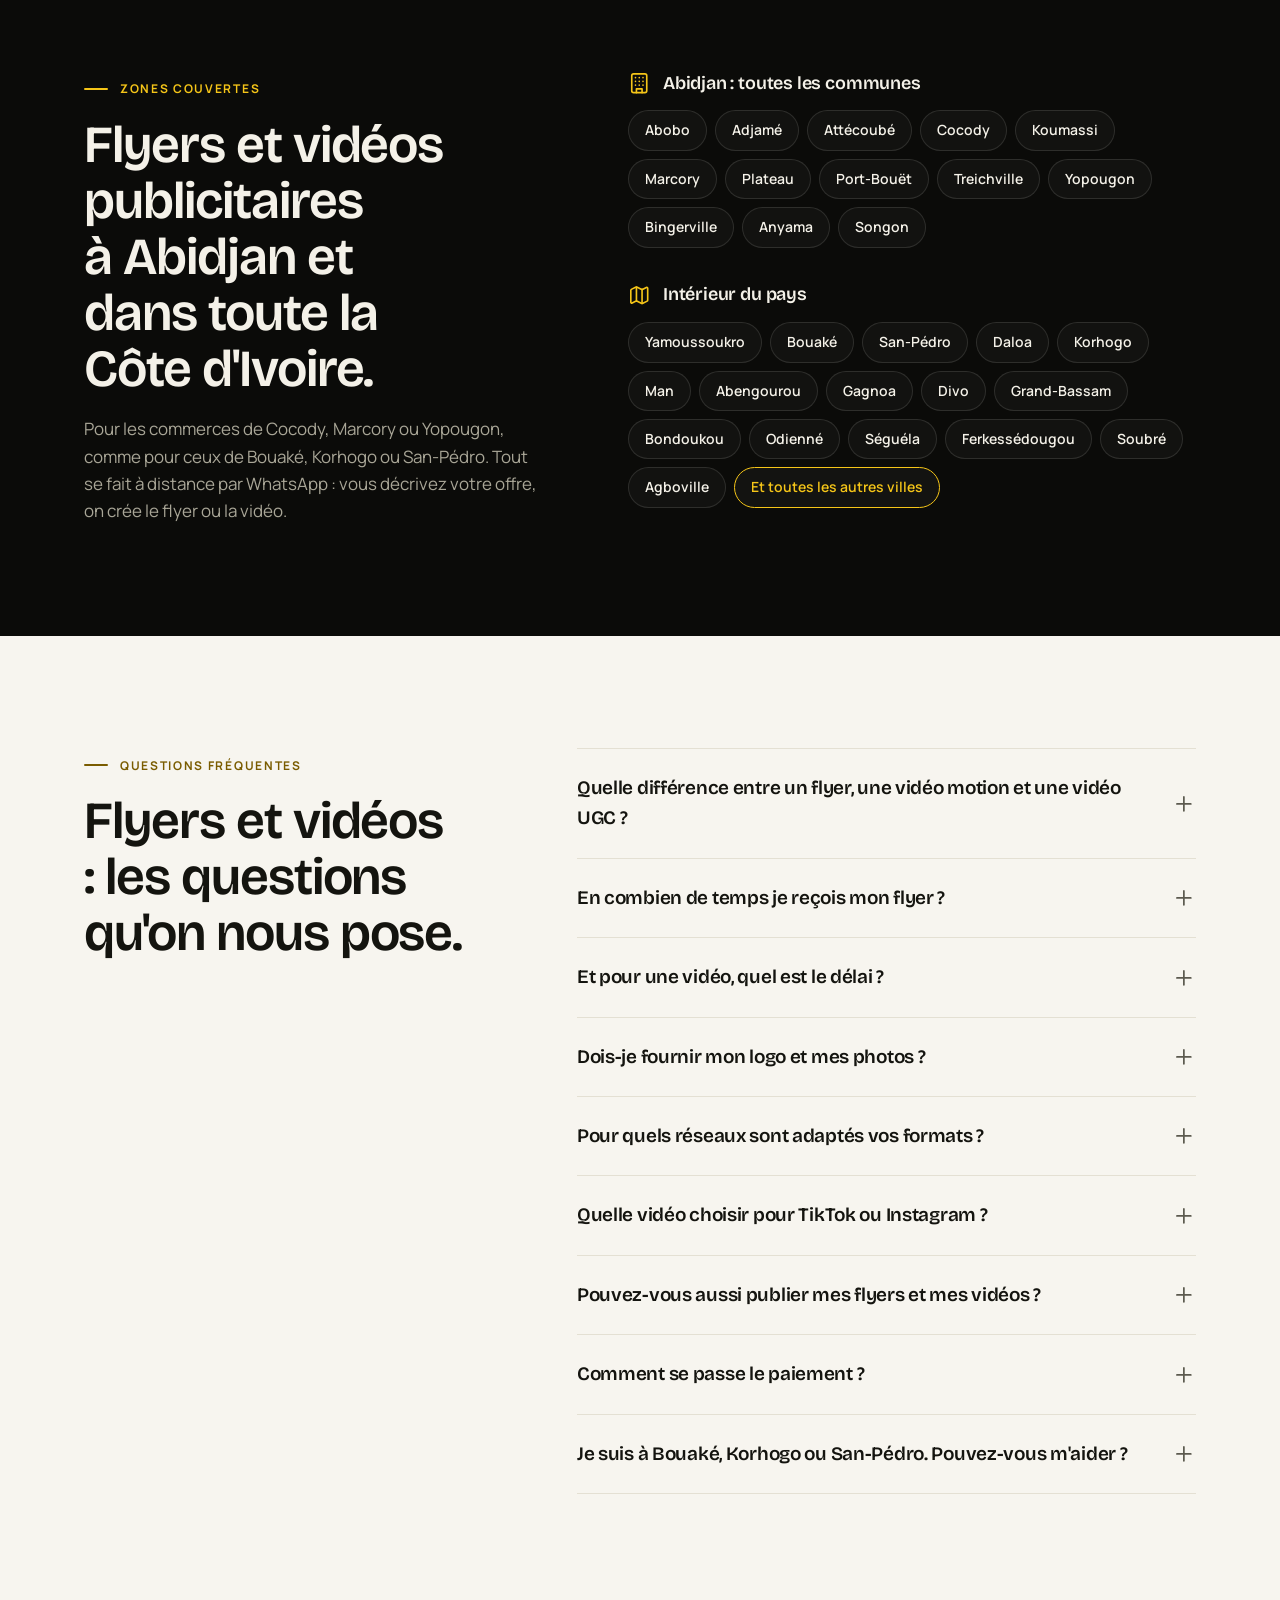
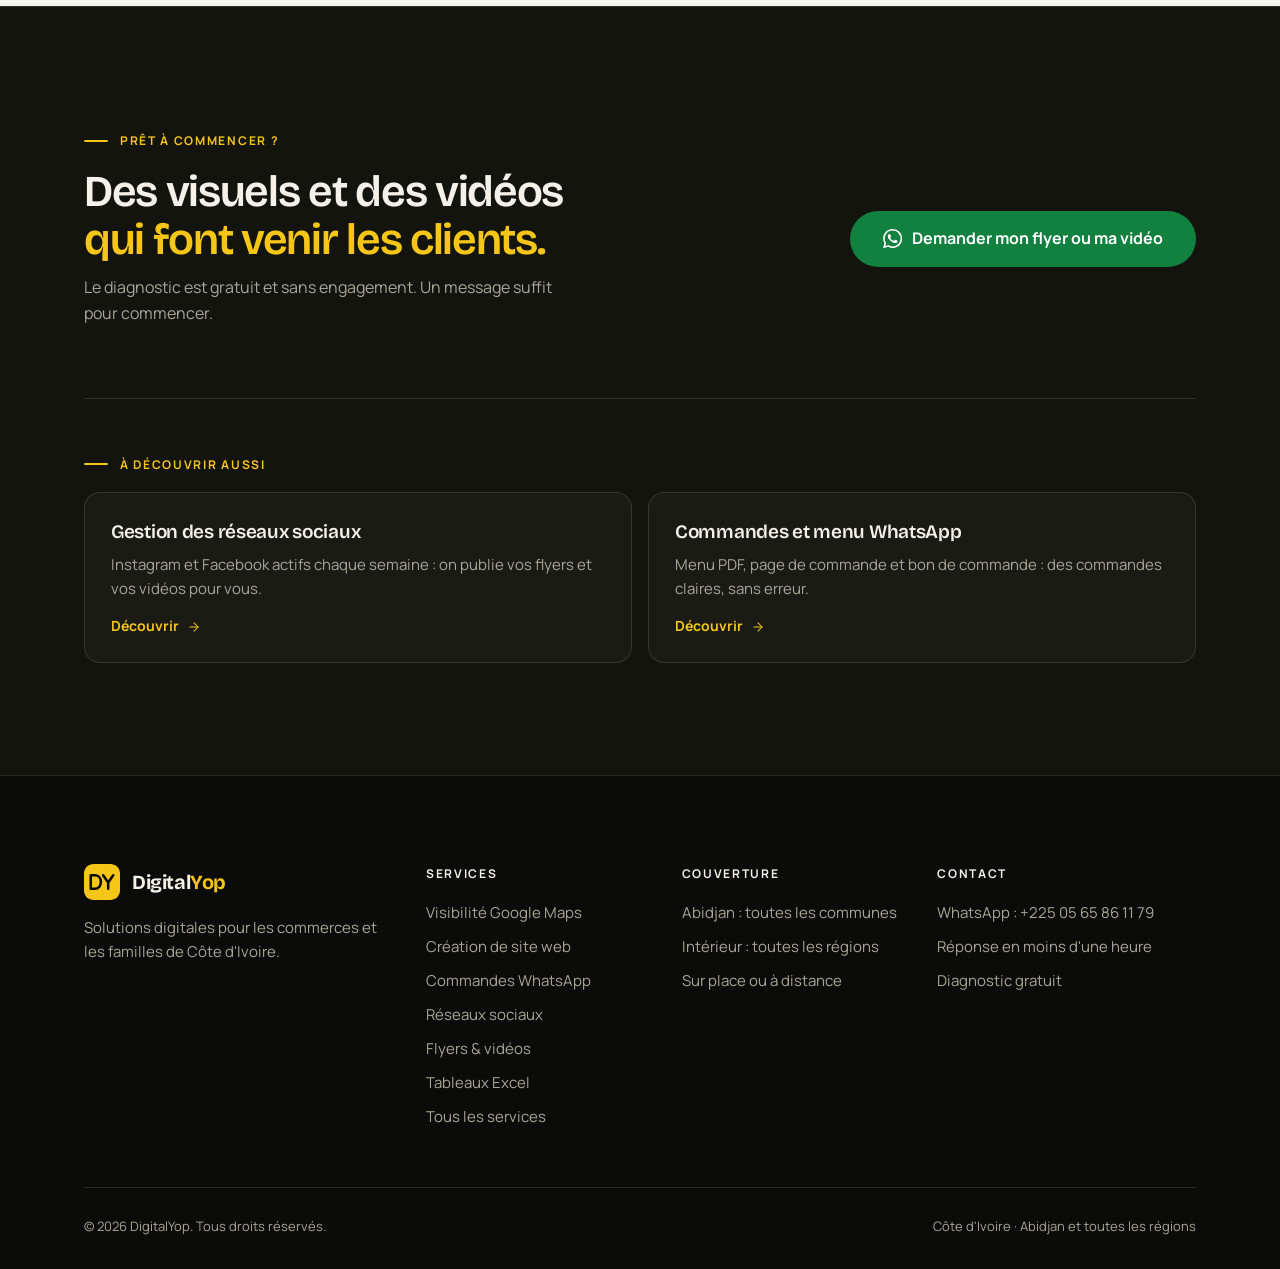
<file: flyers-videos-publicitaires-abidjan/index.html>
<!DOCTYPE html>
<html lang="fr">
<head>
<meta charset="UTF-8">
<meta name="viewport" content="width=device-width, initial-scale=1">
<title>Flyers et vidéos publicitaires à Abidjan · Motion et UGC | DigitalYop</title>
<meta name="description" content="Flyers promo, vidéos motion design et vidéos UGC à Abidjan et en Côte d&#x27;Ivoire. Prêts pour WhatsApp, Instagram et TikTok. Paiement après résultat.">
<link rel="canonical" href="https://digitalyop.vercel.app/flyers-videos-publicitaires-abidjan/">
<meta name="theme-color" content="#0B0B09">
<meta property="og:type" content="website">
<meta property="og:locale" content="fr_CI">
<meta property="og:site_name" content="DigitalYop">
<meta property="og:title" content="Flyers et vidéos publicitaires à Abidjan · DigitalYop">
<meta property="og:description" content="Flyers promo, vidéos motion design et vidéos UGC à Abidjan et en Côte d&#x27;Ivoire. Prêts pour WhatsApp, Instagram et TikTok. Paiement après résultat.">
<meta property="og:url" content="https://digitalyop.vercel.app/flyers-videos-publicitaires-abidjan/">
<link rel="icon" type="image/svg+xml" href="/logo-dy.svg">
<link rel="preconnect" href="https://fonts.googleapis.com">
<link rel="preconnect" href="https://fonts.gstatic.com" crossorigin>
<link href="https://fonts.googleapis.com/css2?family=Bricolage+Grotesque:opsz,wght@12..96,500;600;700&family=Manrope:wght@400;500;600;700&display=swap" rel="stylesheet">
<script>document.documentElement.classList.add('js')</script>
<script type="application/ld+json">
{"@context": "https://schema.org", "@graph": [{"@type": "Service", "name": "Flyers, visuels et vidéos publicitaires", "serviceType": "Création de flyers, vidéos motion design et vidéos UGC", "description": "Flyers promo, vidéos motion design et vidéos UGC à Abidjan et en Côte d'Ivoire. Prêts pour WhatsApp, Instagram et TikTok. Paiement après résultat.", "url": "https://digitalyop.vercel.app/flyers-videos-publicitaires-abidjan/", "provider": {"@type": "ProfessionalService", "name": "DigitalYop", "telephone": "+2250565861179", "url": "https://digitalyop.vercel.app/"}, "areaServed": {"@type": "Country", "name": "Côte d'Ivoire"}, "availableLanguage": "fr"}, {"@type": "BreadcrumbList", "itemListElement": [{"@type": "ListItem", "position": 1, "name": "Accueil", "item": "https://digitalyop.vercel.app/"}, {"@type": "ListItem", "position": 2, "name": "Flyers et vidéos", "item": "https://digitalyop.vercel.app/flyers-videos-publicitaires-abidjan/"}]}, {"@type": "FAQPage", "mainEntity": [{"@type": "Question", "name": "Quelle différence entre un flyer, une vidéo motion et une vidéo UGC ?", "acceptedAnswer": {"@type": "Answer", "text": "Le flyer est un visuel fixe qui annonce une promotion ou une offre. La vidéo motion est une publicité animée, avec textes, musique et logo. La vidéo UGC est filmée comme celle d'un vrai client : avis, démonstration, découverte de votre commerce."}}, {"@type": "Question", "name": "En combien de temps je reçois mon flyer ?", "acceptedAnswer": {"@type": "Answer", "text": "Un visuel ou un flyer est livré en 1 heure, prêt à partager sur WhatsApp, Instagram et Facebook."}}, {"@type": "Question", "name": "Et pour une vidéo, quel est le délai ?", "acceptedAnswer": {"@type": "Answer", "text": "Le délai dépend du type de vidéo et de son contenu. On vous l'annonce sur WhatsApp avant de commencer, pour que vous sachiez quand la recevoir."}}, {"@type": "Question", "name": "Dois-je fournir mon logo et mes photos ?", "acceptedAnswer": {"@type": "Answer", "text": "Si vous en avez, envoyez-les : elles montrent votre vrai commerce. Si vous n'avez pas de logo, dites-le nous : on avance avec le nom de votre commerce et vos couleurs."}}, {"@type": "Question", "name": "Pour quels réseaux sont adaptés vos formats ?", "acceptedAnswer": {"@type": "Answer", "text": "Les flyers et les vidéos sont préparés pour WhatsApp Status, Instagram (posts, stories et Reels), Facebook et TikTok, avec des formats verticaux et carrés."}}, {"@type": "Question", "name": "Quelle vidéo choisir pour TikTok ou Instagram ?", "acceptedAnswer": {"@type": "Answer", "text": "La vidéo UGC fonctionne très bien sur TikTok, Reels et Facebook, car elle ressemble à un vrai avis client. La vidéo motion convient mieux pour présenter une offre précise avec votre logo et votre prix."}}, {"@type": "Question", "name": "Pouvez-vous aussi publier mes flyers et mes vidéos ?", "acceptedAnswer": {"@type": "Answer", "text": "Oui. Avec la gestion mensuelle de vos réseaux sociaux, on publie vos visuels et vos vidéos sur Instagram et Facebook et on répond à vos clients."}}, {"@type": "Question", "name": "Comment se passe le paiement ?", "acceptedAnswer": {"@type": "Answer", "text": "Vous payez uniquement notre travail, et seulement après le résultat, par Wave ou Orange Money."}}, {"@type": "Question", "name": "Je suis à Bouaké, Korhogo ou San-Pédro. Pouvez-vous m'aider ?", "acceptedAnswer": {"@type": "Answer", "text": "Oui. Nous travaillons dans toute la Côte d'Ivoire. Tout se fait par WhatsApp, vous n'avez pas besoin de vous déplacer."}}]}]}
</script>
<link rel="stylesheet" href="/styles.css">
</head>
<body>

<svg width="0" height="0" style="position:absolute" aria-hidden="true" focusable="false">
  <defs>
    <symbol id="i-wa" viewBox="0 0 24 24"><path stroke="none" d="M17.472 14.382c-.297-.149-1.758-.867-2.03-.967-.273-.099-.471-.148-.67.15-.197.297-.767.966-.94 1.164-.173.199-.347.223-.644.075-.297-.15-1.255-.463-2.39-1.475-.883-.788-1.48-1.761-1.653-2.059-.173-.297-.018-.458.13-.606.134-.133.298-.347.446-.52.149-.174.198-.298.298-.497.099-.198.05-.371-.025-.52-.075-.149-.669-1.612-.916-2.207-.242-.579-.487-.5-.669-.51-.173-.008-.371-.01-.57-.01-.198 0-.52.074-.792.372-.272.297-1.04 1.016-1.04 2.479 0 1.462 1.065 2.875 1.213 3.074.149.198 2.096 3.2 5.077 4.487.709.306 1.262.489 1.694.625.712.227 1.36.195 1.871.118.571-.085 1.758-.719 2.006-1.413.248-.694.248-1.289.173-1.413-.074-.124-.272-.198-.57-.347m-5.421 7.403h-.004a9.87 9.87 0 01-5.031-1.378l-.361-.214-3.741.982.998-3.648-.235-.374a9.86 9.86 0 01-1.51-5.26c.001-5.45 4.436-9.884 9.888-9.884 2.64 0 5.122 1.03 6.988 2.898a9.825 9.825 0 012.893 6.994c-.003 5.45-4.437 9.884-9.885 9.884m8.413-18.297A11.815 11.815 0 0012.05 0C5.495 0 .16 5.335.157 11.892c0 2.096.547 4.142 1.588 5.945L.057 24l6.305-1.654a11.882 11.882 0 005.683 1.448h.005c6.554 0 11.89-5.335 11.893-11.893a11.821 11.821 0 00-3.48-8.413Z"/></symbol>
    <symbol id="i-pin" viewBox="0 0 24 24"><path d="M20 10c0 6-8 12-8 12s-8-6-8-12a8 8 0 0 1 16 0Z"/><circle cx="12" cy="10" r="3"/></symbol>
    <symbol id="i-phone" viewBox="0 0 24 24"><rect width="14" height="20" x="5" y="2" rx="2"/><path d="M12 18h.01"/></symbol>
    <symbol id="i-globe" viewBox="0 0 24 24"><circle cx="12" cy="12" r="10"/><path d="M12 2a14.5 14.5 0 0 0 0 20 14.5 14.5 0 0 0 0-20"/><path d="M2 12h20"/></symbol>
    <symbol id="i-layout" viewBox="0 0 24 24"><rect width="18" height="18" x="3" y="3" rx="2"/><path d="M3 9h18"/><path d="M9 21V9"/></symbol>
    <symbol id="i-cart" viewBox="0 0 24 24"><circle cx="8" cy="21" r="1"/><circle cx="19" cy="21" r="1"/><path d="M2.05 2.05h2l2.66 12.42a2 2 0 0 0 2 1.58h9.78a2 2 0 0 0 1.95-1.57l1.65-7.43H5.12"/></symbol>
    <symbol id="i-box" viewBox="0 0 24 24"><path d="m7.5 4.27 9 5.15"/><path d="M21 8a2 2 0 0 0-1-1.73l-7-4a2 2 0 0 0-2 0l-7 4A2 2 0 0 0 3 8v8a2 2 0 0 0 1 1.73l7 4a2 2 0 0 0 2 0l7-4A2 2 0 0 0 21 16Z"/><path d="m3.3 7 8.7 5 8.7-5"/><path d="M12 22V12"/></symbol>
    <symbol id="i-chart" viewBox="0 0 24 24"><path d="M3 3v18h18"/><path d="M18 17V9"/><path d="M13 17V5"/><path d="M8 17v-3"/></symbol>
    <symbol id="i-home" viewBox="0 0 24 24"><path d="m3 9 9-7 9 7v11a2 2 0 0 1-2 2H5a2 2 0 0 1-2-2z"/><path d="M9 22V12h6v10"/></symbol>
    <symbol id="i-list" viewBox="0 0 24 24"><rect width="8" height="4" x="8" y="2" rx="1"/><path d="M16 4h2a2 2 0 0 1 2 2v14a2 2 0 0 1-2 2H6a2 2 0 0 1-2-2V6a2 2 0 0 1 2-2h2"/><path d="M12 11h4"/><path d="M12 16h4"/><path d="M8 11h.01"/><path d="M8 16h.01"/></symbol>
    <symbol id="i-insta" viewBox="0 0 24 24"><rect width="20" height="20" x="2" y="2" rx="5"/><path d="M16 11.37A4 4 0 1 1 12.63 8 4 4 0 0 1 16 11.37z"/><path d="M17.5 6.5h.01"/></symbol>
    <symbol id="i-image" viewBox="0 0 24 24"><rect width="18" height="18" x="3" y="3" rx="2"/><circle cx="9" cy="9" r="2"/><path d="m21 15-3.086-3.086a2 2 0 0 0-2.828 0L6 21"/></symbol>
    <symbol id="i-video" viewBox="0 0 24 24"><rect width="20" height="14" x="2" y="5" rx="3"/><path d="m10 9.5 4.5 2.5-4.5 2.5z"/><path d="M8 21h8"/></symbol>
  <symbol id="i-ugc" viewBox="0 0 24 24"><rect width="12" height="20" x="6" y="2" rx="3"/><circle cx="12" cy="10" r="2.5"/><path d="M8.5 17c.6-1.7 1.9-2.5 3.5-2.5s2.9.8 3.5 2.5"/></symbol>
  <symbol id="i-check" viewBox="0 0 24 24"><path d="M20 6 9 17l-5-5"/></symbol>
    <symbol id="i-arrow" viewBox="0 0 24 24"><path d="M5 12h14"/><path d="m12 5 7 7-7 7"/></symbol>
    <symbol id="i-plus" viewBox="0 0 24 24"><path d="M5 12h14"/><path d="M12 5v14"/></symbol>
    <symbol id="i-search" viewBox="0 0 24 24"><circle cx="11" cy="11" r="8"/><path d="m21 21-4.3-4.3"/></symbol>
    <symbol id="i-chat" viewBox="0 0 24 24"><path d="M21 15a2 2 0 0 1-2 2H7l-4 4V5a2 2 0 0 1 2-2h14a2 2 0 0 1 2 2z"/></symbol>
    <symbol id="i-book" viewBox="0 0 24 24"><path d="M4 19.5v-15A2.5 2.5 0 0 1 6.5 2H19a1 1 0 0 1 1 1v18a1 1 0 0 1-1 1H6.5a1 1 0 0 1 0-5H20"/></symbol>
    <symbol id="i-shield" viewBox="0 0 24 24"><path d="M20 13c0 5-3.5 7.5-7.66 8.95a1 1 0 0 1-.67-.01C7.5 20.5 4 18 4 13V6a1 1 0 0 1 1-1c2 0 4.5-1.2 6.24-2.72a1.17 1.17 0 0 1 1.52 0C14.51 3.81 17 5 19 5a1 1 0 0 1 1 1z"/><path d="m9 12 2 2 4-4"/></symbol>
    <symbol id="i-clock" viewBox="0 0 24 24"><circle cx="12" cy="12" r="10"/><path d="M12 6v6l4 2"/></symbol>
    <symbol id="i-eye" viewBox="0 0 24 24"><path d="M2.06 12.35a1 1 0 0 1 0-.7 10.75 10.75 0 0 1 19.88 0 1 1 0 0 1 0 .7 10.75 10.75 0 0 1-19.88 0"/><circle cx="12" cy="12" r="3"/></symbol>
    <symbol id="i-wallet" viewBox="0 0 24 24"><path d="M19 7V4a1 1 0 0 0-1-1H5a2 2 0 0 0 0 4h15a1 1 0 0 1 1 1v4h-3a2 2 0 0 0 0 4h3a1 1 0 0 0 1-1v-2a1 1 0 0 0-1-1"/><path d="M3 5v14a2 2 0 0 0 2 2h15a1 1 0 0 0 1-1v-4"/></symbol>
    <symbol id="i-map" viewBox="0 0 24 24"><path d="M14.106 5.553a2 2 0 0 0 1.788 0l3.659-1.83A1 1 0 0 1 21 4.619v12.764a1 1 0 0 1-.553.894l-4.553 2.277a2 2 0 0 1-1.788 0l-4.212-2.106a2 2 0 0 0-1.788 0l-3.659 1.83A1 1 0 0 1 3 19.381V6.618a1 1 0 0 1 .553-.894l4.553-2.277a2 2 0 0 1 1.788 0z"/><path d="M15 5.764v15"/><path d="M9 3.236v15"/></symbol>
    <symbol id="i-building" viewBox="0 0 24 24"><rect width="16" height="20" x="4" y="2" rx="2"/><path d="M9 22v-4h6v4"/><path d="M8 6h.01M16 6h.01M12 6h.01M12 10h.01M12 14h.01M16 10h.01M16 14h.01M8 10h.01M8 14h.01"/></symbol>
  </defs>
</svg>

<header class="nav" id="nav">
  <div class="wrap">
    <a class="brand" href="/" aria-label="DigitalYop, retour à l'accueil">
      <img src="/logo-dy.svg" alt="" width="36" height="36">
      <span>Digital<b>Yop</b></span>
    </a>
    <div class="nav-right">
      <a class="btn btn-wa nav-cta" href="https://wa.me/2250565861179?text=Bonjour%20DigitalYop%20%21%20Je%20voudrais%20en%20savoir%20plus%20sur%20vos%20services." target="_blank" rel="noopener">
        <svg class="i i-fill" aria-hidden="true"><use href="#i-wa"/></svg>Nous contacter
      </a>
      <button class="burger-btn" id="menu-btn" type="button" aria-expanded="false" aria-controls="menu">
        <span class="burger" aria-hidden="true"><i></i><i></i><i></i></span>
        <span>Menu</span>
      </button>
    </div>
  </div>
  <div class="menu" id="menu" hidden>
    <nav class="menu-inner" aria-label="Menu principal">
      <p class="menu-title">Nos services</p>
      <ul class="menu-cards">
        <li><a class="menu-card" href="/google-maps-abidjan/"><span class="menu-ic"><svg class="i" aria-hidden="true"><use href="#i-pin"/></svg></span><span class="menu-txt"><strong>Google Maps</strong><span>Fiche Google Business en 30 minutes</span></span><svg class="i menu-go" aria-hidden="true"><use href="#i-arrow"/></svg></a></li>
        <li><a class="menu-card" href="/creation-site-web-abidjan/"><span class="menu-ic"><svg class="i" aria-hidden="true"><use href="#i-globe"/></svg></span><span class="menu-txt"><strong>Sites web</strong><span>Mini-site une page ou site complet</span></span><svg class="i menu-go" aria-hidden="true"><use href="#i-arrow"/></svg></a></li>
        <li><a class="menu-card" href="/commande-whatsapp-abidjan/"><span class="menu-ic"><svg class="i" aria-hidden="true"><use href="#i-cart"/></svg></span><span class="menu-txt"><strong>Commandes WhatsApp</strong><span>Menu PDF, page et bon de commande</span></span><svg class="i menu-go" aria-hidden="true"><use href="#i-arrow"/></svg></a></li>
        <li><a class="menu-card" href="/gestion-reseaux-sociaux-abidjan/"><span class="menu-ic"><svg class="i" aria-hidden="true"><use href="#i-insta"/></svg></span><span class="menu-txt"><strong>Réseaux sociaux</strong><span>Instagram et Facebook gérés pour vous</span></span><svg class="i menu-go" aria-hidden="true"><use href="#i-arrow"/></svg></a></li>
        <li><a class="menu-card" href="/flyers-videos-publicitaires-abidjan/" aria-current="page"><span class="menu-ic"><svg class="i" aria-hidden="true"><use href="#i-image"/></svg></span><span class="menu-txt"><strong>Flyers et vidéos</strong><span>Visuels, motion design et UGC</span></span><svg class="i menu-go" aria-hidden="true"><use href="#i-arrow"/></svg></a></li>
        <li><a class="menu-card" href="/tableaux-excel-gestion-abidjan/"><span class="menu-ic"><svg class="i" aria-hidden="true"><use href="#i-chart"/></svg></span><span class="menu-txt"><strong>Tableaux Excel</strong><span>Stock, ventes, budget et sur mesure</span></span><svg class="i menu-go" aria-hidden="true"><use href="#i-arrow"/></svg></a></li>
      </ul>
      <ul class="menu-links">
        <li><a href="/">Accueil</a></li>
        <li><a href="/#services">Tous les services</a></li>
        <li><a href="/#methode">Méthode</a></li>
        <li><a href="/#garanties">Garanties</a></li>
        <li><a href="/#couverture">Couverture</a></li>
        <li><a href="/#faq">Questions</a></li>
      </ul>
      <a class="btn btn-wa btn-lg menu-cta" href="https://wa.me/2250565861179?text=Bonjour%20DigitalYop%20%21%20Je%20voudrais%20un%20diagnostic%20gratuit%20de%20ma%20pr%C3%A9sence%20en%20ligne.%20Pouvez-vous%20m%27aider%20%3F" target="_blank" rel="noopener">
        <svg class="i i-fill" aria-hidden="true"><use href="#i-wa"/></svg>Diagnostic gratuit sur WhatsApp
      </a>
    </nav>
  </div>
</header>

<main id="top">
<section class="hero page-hero dark">
  <div class="wrap hero-grid">
    <div>
      <ol class="crumbs rise" aria-label="Fil d'Ariane"><li><a href="/">Accueil</a></li><li><span aria-current="page">Flyers et vidéos</span></li></ol>
      <p class="pill rise"><svg class="i" aria-hidden="true"><use href="#i-image"/></svg>Flyers &amp; vidéos · Abidjan &amp; toute la Côte d'Ivoire</p>
      <h1 class="rise" style="--d:.08s">Des flyers et des vidéos qui <em>donnent envie</em> d'acheter.</h1>
      <p class="hero-sub rise" style="--d:.16s">Flyers promo, vidéos motion design et vidéos UGC à vos couleurs, prêts pour WhatsApp, Instagram, Facebook et TikTok. <strong>Vous décrivez votre offre, on crée le reste.</strong></p>
      <div class="hero-actions rise" style="--d:.24s">
        <a class="btn btn-wa btn-lg" href="https://wa.me/2250565861179?text=Bonjour%20DigitalYop%20%21%20Je%20voudrais%20un%20flyer%20ou%20une%20vid%C3%A9o%20publicitaire%20pour%20mon%20commerce.%20Pouvez-vous%20me%20conseiller%20le%20meilleur%20format%20%3F" target="_blank" rel="noopener">
          <svg class="i i-fill" aria-hidden="true"><use href="#i-wa"/></svg>Demander mon flyer ou ma vidéo
        </a>
        <a class="btn btn-ghost btn-lg" href="#offres">Voir les 3 formats</a>
      </div>
      <ul class="assure rise" style="--d:.32s">
        <li><svg class="i" aria-hidden="true"><use href="#i-clock"/></svg>Flyer livré en 1 h</li><li><svg class="i" aria-hidden="true"><use href="#i-image"/></svg>Vos couleurs et votre logo</li><li><svg class="i" aria-hidden="true"><use href="#i-shield"/></svg>Paiement après résultat</li>
      </ul>
    </div>

    <div class="gcard rise" style="--d:.2s" role="img" aria-label="Exemple de trois formats pour une même offre : un flyer promo, une vidéo motion design et une vidéo UGC.">
      <div class="cal-head" aria-hidden="true"><strong>3 formats</strong><span>Pour chaque réseau</span></div>
      <ul class="cal fmt" aria-hidden="true">
        <li><b>Flyer</b><span class="cal-ico"><svg class="i"><use href="#i-image"/></svg></span><div><strong>Flyer promo</strong><small>Promotion du week-end</small></div></li>
        <li><b>Motion</b><span class="cal-ico"><svg class="i"><use href="#i-video"/></svg></span><div><strong>Vidéo motion design</strong><small>Votre offre animée, avec logo</small></div></li>
        <li><b>UGC</b><span class="cal-ico"><svg class="i"><use href="#i-ugc"/></svg></span><div><strong>Vidéo UGC</strong><small>Style avis de vrai client</small></div></li>
      </ul>
      <p class="chat-note gnote">Exemple de formats (nom fictif).</p>
    </div>
  </div>
</section>

<section class="section" id="pourquoi">
  <div class="wrap problem-grid">
    <div class="sec-head reveal">
      <p class="eyebrow">Pourquoi c'est important</p>
      <h2 class="h2">Une bonne image se juge en trois secondes.</h2>
      <p class="lead">Sur WhatsApp, Instagram ou TikTok, vos clients défilent vite. Un visuel soigné les arrête. Un visuel bâclé leur fait passer leur chemin.</p>
    </div>
    <div class="problems">
      <article class="problem reveal">
        <div class="ico"><svg class="i" aria-hidden="true"><use href="#i-image"/></svg></div>
        <h3>Flyer brouillon</h3>
        <p>Texte illisible, couleurs qui se battent : l'offre passe inaperçue.</p>
      </article>
      <article class="problem reveal" style="--d:0.08s">
        <div class="ico"><svg class="i" aria-hidden="true"><use href="#i-eye"/></svg></div>
        <h3>Photos qui ne donnent pas envie</h3>
        <p>Un bon plat ou un bon produit mal présenté se vend moins bien.</p>
      </article>
      <article class="problem reveal" style="--d:0.16s">
        <div class="ico"><svg class="i" aria-hidden="true"><use href="#i-video"/></svg></div>
        <h3>Aucune vidéo</h3>
        <p>TikTok, Reels et Status poussent la vidéo. Sans vidéo, vous êtes moins vu.</p>
      </article>
      <article class="problem reveal" style="--d:0.24s">
        <div class="ico"><svg class="i" aria-hidden="true"><use href="#i-chat"/></svg></div>
        <h3>Message flou</h3>
        <p>Quel produit, quel prix, comment commander ? Si ce n'est pas clair vite, le client part.</p>
      </article>
    </div>
  </div>
</section>

<section class="section services" id="offres">
  <div class="wrap">
    <div class="sec-head reveal">
      <p class="eyebrow">Nos formats</p>
      <h2 class="h2">Flyer, vidéo motion ou vidéo UGC : le bon format pour votre objectif.</h2>
      <p class="lead">Vous pouvez commander un seul format ou les combiner. WhatsApp s'ouvre avec un message déjà prêt.</p>
    </div>
    <div class="reveal">
      <div class="cards">
      <article class="card">
        <div class="card-top"><div class="ico"><svg class="i" aria-hidden="true"><use href="#i-image"/></svg></div><span class="badge">Rapide</span></div>
        <h3>Visuels et flyers promo</h3>
        <p class="tagline">Des designs qui attirent l'œil en 30 secondes</p>
        <p class="desc">Flyers pour vos promotions, annonces de nouveautés, visuels pour événements. Designs professionnels à vos couleurs, prêts à partager sur WhatsApp, Instagram et Facebook en moins d'une heure.</p>
        <ul class="feats"><li><svg class="i" aria-hidden="true"><use href="#i-check"/></svg>Vos couleurs et votre logo</li><li><svg class="i" aria-hidden="true"><use href="#i-check"/></svg>Formats WhatsApp et Instagram</li><li><svg class="i" aria-hidden="true"><use href="#i-check"/></svg>Livraison en 1 h</li></ul>
        <a class="cta-link" href="https://wa.me/2250565861179?text=Bonjour%20DigitalYop%20%21%20J%27ai%20besoin%20de%20visuels%20et%20flyers%20professionnels%20pour%20promouvoir%20mon%20commerce%20sur%20WhatsApp%20et%20les%20r%C3%A9seaux.%20Annonces%2C%20promotions%2C%20nouveaut%C3%A9s.%20Pouvez-vous%20cr%C3%A9er%20%C3%A7a%20pour%20moi%20%3F" target="_blank" rel="noopener" aria-label="Demander « Visuels et flyers promo » sur WhatsApp">Je veux ça <svg class="i" aria-hidden="true"><use href="#i-arrow"/></svg></a>
      </article>
      <article class="card">
        <div class="card-top"><div class="ico"><svg class="i" aria-hidden="true"><use href="#i-video"/></svg></div><span class="badge">Nouveau</span></div>
        <h3>Vidéos publicitaires et motion</h3>
        <p class="tagline">Des vidéos animées qui présentent votre offre</p>
        <p class="desc">Publicités vidéo courtes en motion design pour vos produits, vos promotions ou le lancement de votre commerce. Animations, textes, musique et logo à vos couleurs, aux bons formats pour Instagram, Facebook, TikTok et WhatsApp Status.</p>
        <ul class="feats"><li><svg class="i" aria-hidden="true"><use href="#i-check"/></svg>Motion design à vos couleurs</li><li><svg class="i" aria-hidden="true"><use href="#i-check"/></svg>Formats verticaux et carrés</li><li><svg class="i" aria-hidden="true"><use href="#i-check"/></svg>Musique et sous-titres inclus</li></ul>
        <a class="cta-link" href="https://wa.me/2250565861179?text=Bonjour%20DigitalYop%20%21%20Je%20voudrais%20une%20vid%C3%A9o%20publicitaire%20en%20motion%20design%20pour%20mon%20commerce.%20Pouvez-vous%20m%27aider%20%3F" target="_blank" rel="noopener" aria-label="Demander « Vidéos publicitaires et motion » sur WhatsApp">Je veux ça <svg class="i" aria-hidden="true"><use href="#i-arrow"/></svg></a>
      </article>
      <article class="card">
        <div class="card-top"><div class="ico"><svg class="i" aria-hidden="true"><use href="#i-ugc"/></svg></div><span class="badge">Tendance</span></div>
        <h3>Vidéos UGC</h3>
        <p class="tagline">Des vidéos authentiques, style témoignage</p>
        <p class="desc">Des vidéos naturelles, filmées comme celles de vrais clients : avis, démonstration de produit, découverte de votre commerce. Le format qui inspire le plus confiance et performe le mieux sur TikTok, Reels et Facebook.</p>
        <ul class="feats"><li><svg class="i" aria-hidden="true"><use href="#i-check"/></svg>Scénario et script fournis</li><li><svg class="i" aria-hidden="true"><use href="#i-check"/></svg>Montage dynamique</li><li><svg class="i" aria-hidden="true"><use href="#i-check"/></svg>Prêtes à publier</li></ul>
        <a class="cta-link" href="https://wa.me/2250565861179?text=Bonjour%20DigitalYop%20%21%20Je%20voudrais%20des%20vid%C3%A9os%20UGC%20%28style%20t%C3%A9moignage%29%20pour%20mon%20commerce.%20Pouvez-vous%20m%27aider%20%3F" target="_blank" rel="noopener" aria-label="Demander « Vidéos UGC » sur WhatsApp">Je veux ça <svg class="i" aria-hidden="true"><use href="#i-arrow"/></svg></a>
      </article>
      </div>
    </div>
  </div>
</section>

<section class="section" id="choisir">
  <div class="wrap">
    <div class="sec-head reveal">
      <p class="eyebrow">Bien choisir</p>
      <h2 class="h2">Quel format pour quel objectif ?</h2>
      <p class="lead">Pas besoin de connaître le vocabulaire. Dites-nous ce que vous voulez obtenir, on vous conseille le format qui y répond.</p>
    </div>
    <ul class="checks two reveal">
      <li><svg class="i" aria-hidden="true"><use href="#i-check"/></svg><div><strong>Annoncer une promotion ou un prix</strong><span>Un flyer : lisible tout de suite et facile à partager dans les groupes WhatsApp.</span></div></li>
      <li><svg class="i" aria-hidden="true"><use href="#i-check"/></svg><div><strong>Présenter un nouveau produit</strong><span>Une vidéo motion : le produit, le prix et votre logo animés en quelques secondes.</span></div></li>
      <li><svg class="i" aria-hidden="true"><use href="#i-check"/></svg><div><strong>Inspirer confiance</strong><span>Une vidéo UGC : un ton naturel, comme un vrai client qui parle de vous.</span></div></li>
      <li><svg class="i" aria-hidden="true"><use href="#i-check"/></svg><div><strong>Lancer votre commerce</strong><span>Un flyer et une vidéo motion pour la même campagne : annonce claire et visuel animé.</span></div></li>
      <li><svg class="i" aria-hidden="true"><use href="#i-check"/></svg><div><strong>Annoncer un événement</strong><span>Un flyer événement avec la date, le lieu, le programme et votre contact.</span></div></li>
      <li><svg class="i" aria-hidden="true"><use href="#i-check"/></svg><div><strong>Remplir une page inactive</strong><span>Des visuels et une vidéo, puis la <a href="/gestion-reseaux-sociaux-abidjan/">gestion mensuelle de vos réseaux sociaux</a>.</span></div></li>
    </ul>
    <div class="sec-foot reveal">
      <a class="btn btn-wa btn-lg" href="https://wa.me/2250565861179?text=Bonjour%20DigitalYop%20%21%20Je%20ne%20sais%20pas%20quel%20format%20choisir%20entre%20flyer%2C%20vid%C3%A9o%20motion%20et%20vid%C3%A9o%20UGC.%20Voici%20mon%20commerce%20et%20mon%20objectif%20%3A%20" target="_blank" rel="noopener">
        <svg class="i i-fill" aria-hidden="true"><use href="#i-wa"/></svg>Je veux un conseil sur le bon format
      </a>
    </div>
  </div>
</section>

<section class="section" id="inclus">
  <div class="wrap">
    <div class="sec-head reveal">
      <p class="eyebrow">Ce que vous recevez</p>
      <h2 class="h2">Des fichiers prêts à publier, à votre image.</h2>
      <p class="lead">Chaque flyer et chaque vidéo est préparé pour être publié tout de suite, sans retouche de votre part.</p>
    </div>
    <ul class="checks two reveal">
      <li><svg class="i" aria-hidden="true"><use href="#i-check"/></svg><div><strong>Vos couleurs et votre logo</strong><span>Un style cohérent avec votre commerce, sur chaque flyer et chaque vidéo.</span></div></li>
      <li><svg class="i" aria-hidden="true"><use href="#i-check"/></svg><div><strong>Des textes courts et lisibles</strong><span>Produit, prix, adresse et contact : le client comprend l'offre immédiatement.</span></div></li>
      <li><svg class="i" aria-hidden="true"><use href="#i-check"/></svg><div><strong>Le bon format pour chaque réseau</strong><span>WhatsApp Status, Instagram, Facebook et TikTok : vertical ou carré selon la plateforme.</span></div></li>
      <li><svg class="i" aria-hidden="true"><use href="#i-check"/></svg><div><strong>Musique et sous-titres</strong><span>Vos vidéos se comprennent même sans le son, comme beaucoup de clients les regardent.</span></div></li>
      <li><svg class="i" aria-hidden="true"><use href="#i-check"/></svg><div><strong>Fichiers prêts à publier</strong><span>Vous recevez le flyer ou la vidéo sur WhatsApp, prêt à partager.</span></div></li>
      <li><svg class="i" aria-hidden="true"><use href="#i-check"/></svg><div><strong>Validation avant paiement</strong><span>Vous payez par Wave ou Orange Money, seulement quand le résultat vous convient.</span></div></li>
    </ul>
  </div>
</section>

<section class="section dark" id="methode">
  <div class="wrap">
    <div class="sec-head reveal">
      <p class="eyebrow">Comment ça marche</p>
      <h2 class="h2">Votre flyer ou votre vidéo en 4 étapes.</h2>
      <p class="lead">Pas de démarche compliquée. Vous nous écrivez, on s'occupe du reste.</p>
    </div>
    <ol class="steps">
      <li class="step reveal">
        <p class="step-n">ÉTAPE 01</p>
        <h3>Vous nous écrivez sur WhatsApp</h3>
        <p>Dites-nous votre commerce, votre offre et ce que vous voulez obtenir. On répond en moins d'une heure.</p>
      </li>
      <li class="step reveal" style="--d:0.08s">
        <p class="step-n">ÉTAPE 02</p>
        <h3>On vous propose le bon format</h3>
        <p>Flyer, motion ou UGC : on précise le contenu, c'est-à-dire le texte, le prix et l'appel à l'action.</p>
      </li>
      <li class="step reveal" style="--d:0.16s">
        <p class="step-n">ÉTAPE 03</p>
        <h3>On crée à vos couleurs</h3>
        <p>Design, animation ou montage avec votre logo, vos couleurs et vos photos.</p>
      </li>
      <li class="step reveal" style="--d:0.24s">
        <p class="step-n">ÉTAPE 04</p>
        <h3>Vous validez, puis vous payez</h3>
        <p>Wave ou Orange Money, uniquement quand vous êtes satisfait du résultat.</p>
      </li>
    </ol>
  </div>
</section>

<section class="section" id="commerces">
  <div class="wrap">
    <div class="sec-head reveal">
      <p class="eyebrow">Idées par métier</p>
      <h2 class="h2">Des flyers et des vidéos pensés pour votre commerce.</h2>
      <p class="lead">Voici des exemples de contenus qui fonctionnent bien selon votre activité.</p>
    </div>
    <ul class="checks two reveal">
      <li><svg class="i" aria-hidden="true"><use href="#i-check"/></svg><div><strong>Restaurants et maquis</strong><span>Flyer du plat du jour, vidéo motion du menu et vidéo UGC de dégustation.</span></div></li>
      <li><svg class="i" aria-hidden="true"><use href="#i-check"/></svg><div><strong>Boutiques de mode</strong><span>Flyer de nouvelle collection, promo en motion et vidéo UGC d'essayage.</span></div></li>
      <li><svg class="i" aria-hidden="true"><use href="#i-check"/></svg><div><strong>Salons de coiffure et de beauté</strong><span>Vidéo avant et après, flyer des prestations et avis de cliente en UGC.</span></div></li>
      <li><svg class="i" aria-hidden="true"><use href="#i-check"/></svg><div><strong>Pâtisseries et traiteurs</strong><span>Visuel du gâteau du jour, vidéo motion et flyer pour les commandes d'événements.</span></div></li>
      <li><svg class="i" aria-hidden="true"><use href="#i-check"/></svg><div><strong>Hôtels et résidences</strong><span>Vidéo de présentation, flyer d'offre spéciale et découverte des chambres en UGC.</span></div></li>
      <li><svg class="i" aria-hidden="true"><use href="#i-check"/></svg><div><strong>Écoles et centres de formation</strong><span>Flyer d'inscription, vidéo motion du programme et témoignage d'ancien élève.</span></div></li>
    </ul>
    <div class="reveal"><ul class="chips light"><li>Événementiel</li><li>Artisans</li><li>Cabinets et cliniques</li><li>Vendeurs en ligne</li><li>Prestataires de services</li><li>Commerces de quartier</li></ul></div>
  </div>
</section>

<section class="section dark" id="villes">
  <div class="wrap cover-grid">
    <div class="reveal">
      <p class="eyebrow">Zones couvertes</p>
      <h2 class="h2">Flyers et vidéos publicitaires à Abidjan et dans toute la Côte d'Ivoire.</h2>
      <p class="lead">Pour les commerces de Cocody, Marcory ou Yopougon, comme pour ceux de Bouaké, Korhogo ou San-Pédro. Tout se fait à distance par WhatsApp : vous décrivez votre offre, on crée le flyer ou la vidéo.</p>
    </div>
    <div class="cover-groups reveal" style="--d:.1s">
      <div class="cover-group">
        <h3><svg class="i" aria-hidden="true"><use href="#i-building"/></svg>Abidjan : toutes les communes</h3>
        <ul class="chips"><li>Abobo</li><li>Adjamé</li><li>Attécoubé</li><li>Cocody</li><li>Koumassi</li><li>Marcory</li><li>Plateau</li><li>Port-Bouët</li><li>Treichville</li><li>Yopougon</li><li>Bingerville</li><li>Anyama</li><li>Songon</li></ul>
      </div>
      <div class="cover-group">
        <h3><svg class="i" aria-hidden="true"><use href="#i-map"/></svg>Intérieur du pays</h3>
        <ul class="chips"><li>Yamoussoukro</li><li>Bouaké</li><li>San-Pédro</li><li>Daloa</li><li>Korhogo</li><li>Man</li><li>Abengourou</li><li>Gagnoa</li><li>Divo</li><li>Grand-Bassam</li><li>Bondoukou</li><li>Odienné</li><li>Séguéla</li><li>Ferkessédougou</li><li>Soubré</li><li>Agboville</li><li class="all">Et toutes les autres villes</li></ul>
      </div>
    </div>
  </div>
</section>

<section class="section" id="faq">
  <div class="wrap faq-grid">
    <div class="reveal">
      <p class="eyebrow">Questions fréquentes</p>
      <h2 class="h2">Flyers et vidéos : les questions qu'on nous pose.</h2>
    </div>
    <div class="faq-list reveal" style="--d:.1s">
      <details>
        <summary>Quelle différence entre un flyer, une vidéo motion et une vidéo UGC ?<svg class="i" aria-hidden="true"><use href="#i-plus"/></svg></summary>
        <p>Le flyer est un visuel fixe qui annonce une promotion ou une offre. La vidéo motion est une publicité animée, avec textes, musique et logo. La vidéo UGC est filmée comme celle d&#x27;un vrai client : avis, démonstration, découverte de votre commerce.</p>
      </details>
      <details>
        <summary>En combien de temps je reçois mon flyer ?<svg class="i" aria-hidden="true"><use href="#i-plus"/></svg></summary>
        <p>Un visuel ou un flyer est livré en 1 heure, prêt à partager sur WhatsApp, Instagram et Facebook.</p>
      </details>
      <details>
        <summary>Et pour une vidéo, quel est le délai ?<svg class="i" aria-hidden="true"><use href="#i-plus"/></svg></summary>
        <p>Le délai dépend du type de vidéo et de son contenu. On vous l&#x27;annonce sur WhatsApp avant de commencer, pour que vous sachiez quand la recevoir.</p>
      </details>
      <details>
        <summary>Dois-je fournir mon logo et mes photos ?<svg class="i" aria-hidden="true"><use href="#i-plus"/></svg></summary>
        <p>Si vous en avez, envoyez-les : elles montrent votre vrai commerce. Si vous n&#x27;avez pas de logo, dites-le nous : on avance avec le nom de votre commerce et vos couleurs.</p>
      </details>
      <details>
        <summary>Pour quels réseaux sont adaptés vos formats ?<svg class="i" aria-hidden="true"><use href="#i-plus"/></svg></summary>
        <p>Les flyers et les vidéos sont préparés pour WhatsApp Status, Instagram (posts, stories et Reels), Facebook et TikTok, avec des formats verticaux et carrés.</p>
      </details>
      <details>
        <summary>Quelle vidéo choisir pour TikTok ou Instagram ?<svg class="i" aria-hidden="true"><use href="#i-plus"/></svg></summary>
        <p>La vidéo UGC fonctionne très bien sur TikTok, Reels et Facebook, car elle ressemble à un vrai avis client. La vidéo motion convient mieux pour présenter une offre précise avec votre logo et votre prix.</p>
      </details>
      <details>
        <summary>Pouvez-vous aussi publier mes flyers et mes vidéos ?<svg class="i" aria-hidden="true"><use href="#i-plus"/></svg></summary>
        <p>Oui. Avec la gestion mensuelle de vos réseaux sociaux, on publie vos visuels et vos vidéos sur Instagram et Facebook et on répond à vos clients.</p>
      </details>
      <details>
        <summary>Comment se passe le paiement ?<svg class="i" aria-hidden="true"><use href="#i-plus"/></svg></summary>
        <p>Vous payez uniquement notre travail, et seulement après le résultat, par Wave ou Orange Money.</p>
      </details>
      <details>
        <summary>Je suis à Bouaké, Korhogo ou San-Pédro. Pouvez-vous m&#x27;aider ?<svg class="i" aria-hidden="true"><use href="#i-plus"/></svg></summary>
        <p>Oui. Nous travaillons dans toute la Côte d&#x27;Ivoire. Tout se fait par WhatsApp, vous n&#x27;avez pas besoin de vous déplacer.</p>
      </details>
    </div>
  </div>
</section>

<section class="section dark contact" id="contact">
  <div class="wrap">
    <div class="cta-band reveal">
      <div>
        <p class="eyebrow">Prêt à commencer ?</p>
        <h2>Des visuels et des vidéos <em>qui font venir les clients.</em></h2>
        <p>Le diagnostic est gratuit et sans engagement. Un message suffit pour commencer.</p>
      </div>
      <a class="btn btn-wa btn-lg" href="https://wa.me/2250565861179?text=Bonjour%20DigitalYop%20%21%20Je%20voudrais%20un%20flyer%20ou%20une%20vid%C3%A9o%20publicitaire%20pour%20mon%20commerce.%20Pouvez-vous%20me%20conseiller%20le%20meilleur%20format%20%3F" target="_blank" rel="noopener">
        <svg class="i i-fill" aria-hidden="true"><use href="#i-wa"/></svg>Demander mon flyer ou ma vidéo
      </a>
    </div>
    <div class="more-block reveal">
      <p class="eyebrow">À découvrir aussi</p>
      <div class="more-grid">
        <a class="more" href="/gestion-reseaux-sociaux-abidjan/"><strong>Gestion des réseaux sociaux</strong><span>Instagram et Facebook actifs chaque semaine : on publie vos flyers et vos vidéos pour vous.</span><em>Découvrir <svg class="i" aria-hidden="true"><use href="#i-arrow"/></svg></em></a>
        <a class="more" href="/commande-whatsapp-abidjan/"><strong>Commandes et menu WhatsApp</strong><span>Menu PDF, page de commande et bon de commande : des commandes claires, sans erreur.</span><em>Découvrir <svg class="i" aria-hidden="true"><use href="#i-arrow"/></svg></em></a>
      </div>
    </div>
  </div>
</section>
</main>

<footer class="footer dark">
  <div class="wrap">
    <div class="foot-grid">
      <div class="foot-brand">
        <a class="brand" href="/" aria-label="DigitalYop, retour à l'accueil">
          <img src="/logo-dy.svg" alt="" width="36" height="36">
          <span>Digital<b>Yop</b></span>
        </a>
        <p>Solutions digitales pour les commerces et les familles de Côte d'Ivoire.</p>
      </div>
      <div class="foot-col">
        <h4>Services</h4>
        <ul>
          <li><a href="/google-maps-abidjan/">Visibilité Google Maps</a></li>
          <li><a href="/creation-site-web-abidjan/">Création de site web</a></li>
          <li><a href="/commande-whatsapp-abidjan/">Commandes WhatsApp</a></li>
          <li><a href="/gestion-reseaux-sociaux-abidjan/">Réseaux sociaux</a></li>
          <li><a href="/flyers-videos-publicitaires-abidjan/">Flyers &amp; vidéos</a></li>
          <li><a href="/tableaux-excel-gestion-abidjan/">Tableaux Excel</a></li>
          <li><a href="/#services">Tous les services</a></li>
        </ul>
      </div>
      <div class="foot-col">
        <h4>Couverture</h4>
        <ul>
          <li>Abidjan : toutes les communes</li>
          <li>Intérieur : toutes les régions</li>
          <li>Sur place ou à distance</li>
        </ul>
      </div>
      <div class="foot-col">
        <h4>Contact</h4>
        <ul>
          <li><a href="https://wa.me/2250565861179?text=Bonjour%20DigitalYop%20%21%20Je%20voudrais%20en%20savoir%20plus%20sur%20vos%20services." target="_blank" rel="noopener">WhatsApp : +225 05 65 86 11 79</a></li>
          <li>Réponse en moins d'une heure</li>
          <li>Diagnostic gratuit</li>
        </ul>
      </div>
    </div>
    <div class="foot-bottom">
      <span>© 2026 DigitalYop. Tous droits réservés.</span>
      <span>Côte d'Ivoire · Abidjan et toutes les régions</span>
    </div>
  </div>
</footer>

<div class="bar" id="bar">
  <a class="btn btn-wa" href="https://wa.me/2250565861179?text=Bonjour%20DigitalYop%20%21%20Je%20voudrais%20un%20flyer%20ou%20une%20vid%C3%A9o%20publicitaire%20pour%20mon%20commerce.%20Pouvez-vous%20me%20conseiller%20le%20meilleur%20format%20%3F" target="_blank" rel="noopener">
    <svg class="i i-fill" aria-hidden="true"><use href="#i-wa"/></svg>Écrire sur WhatsApp
  </a>
</div>

<script src="/page.js" defer></script>
<script src="/menu.js" defer></script>
</body>
</html>
</file>
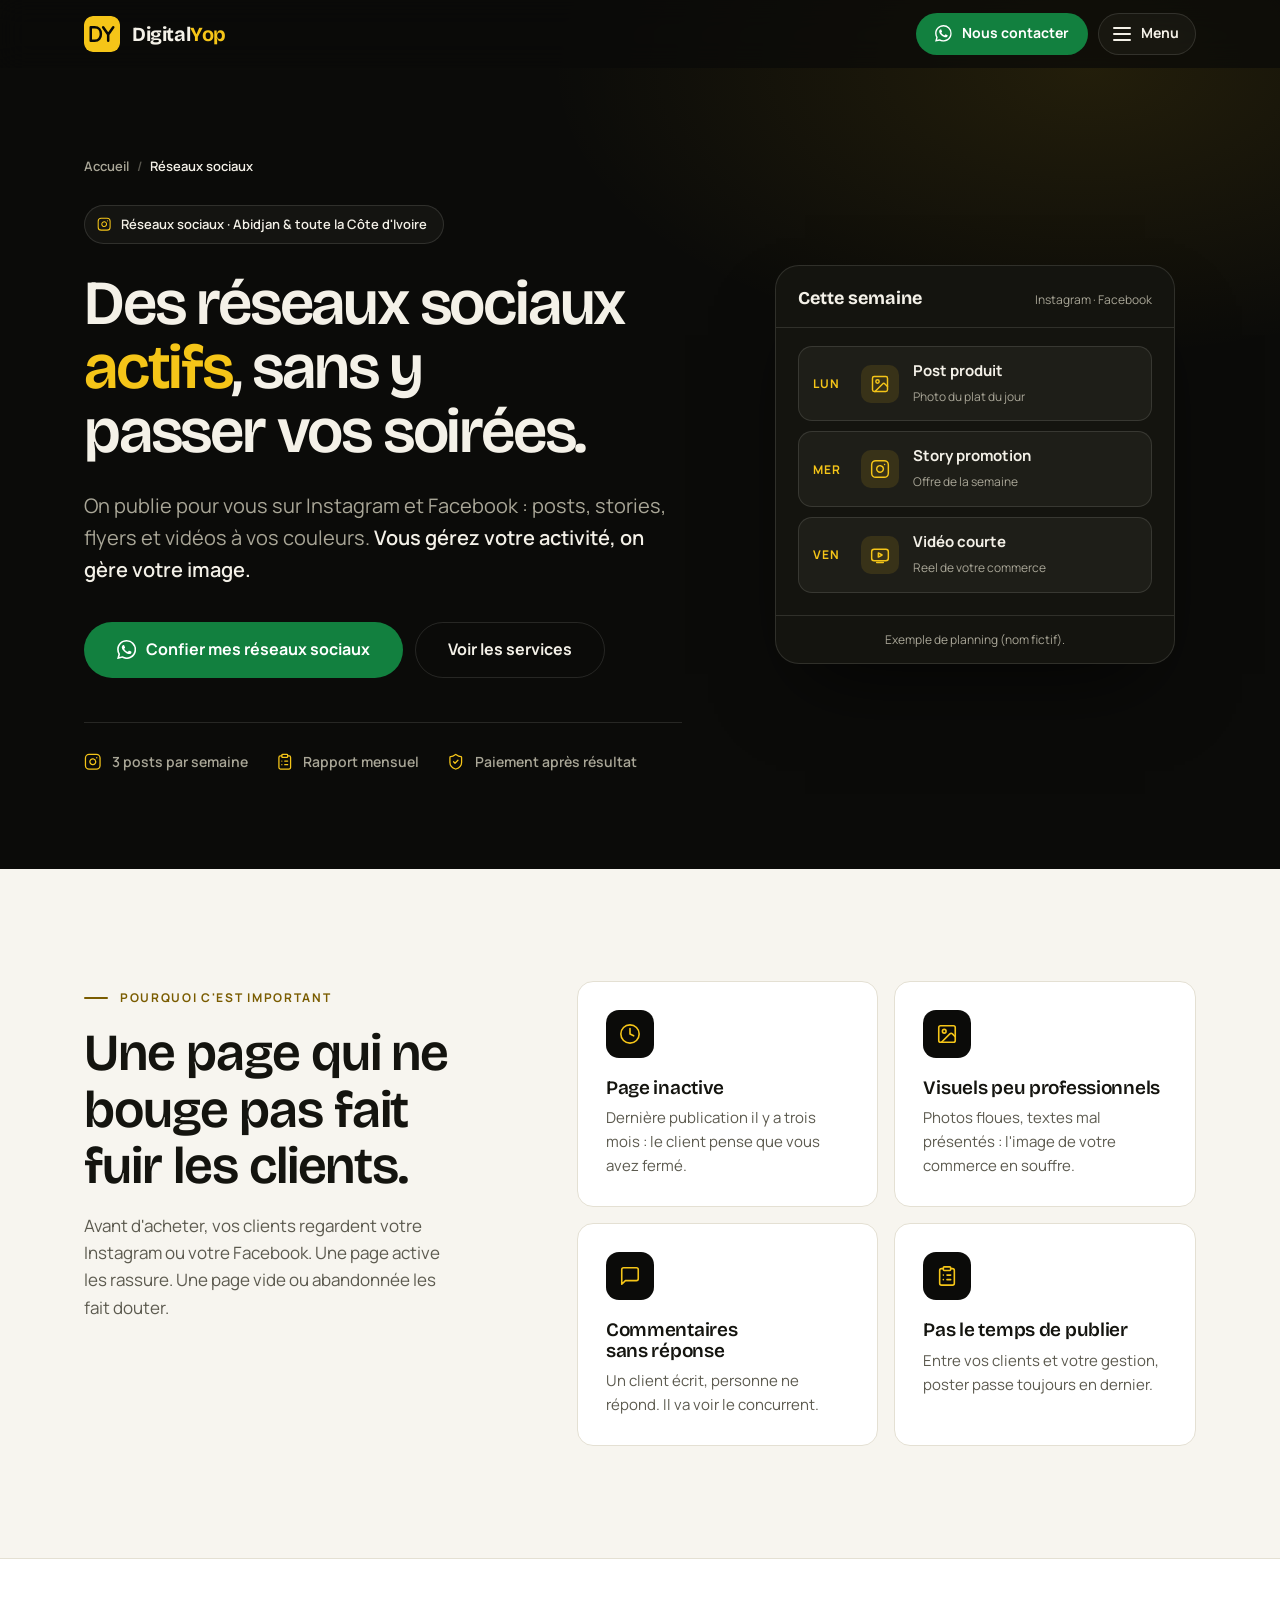
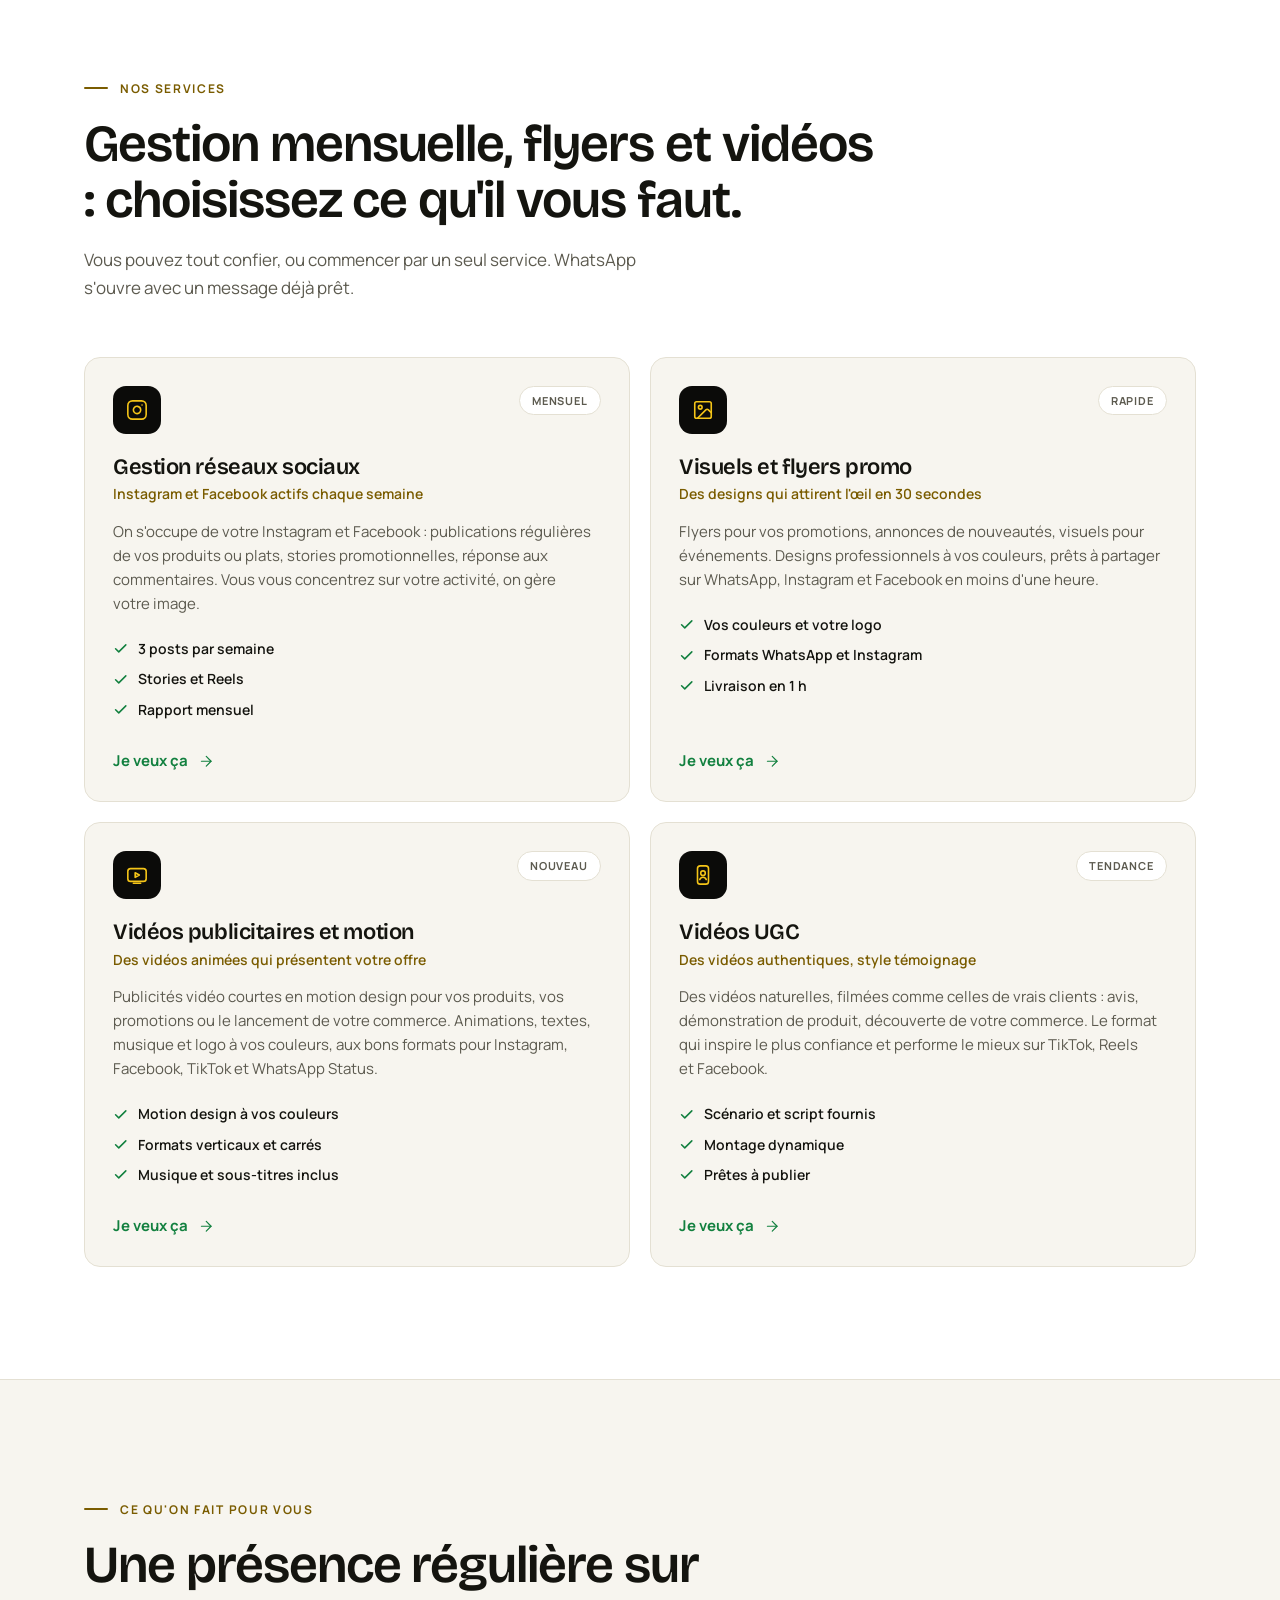
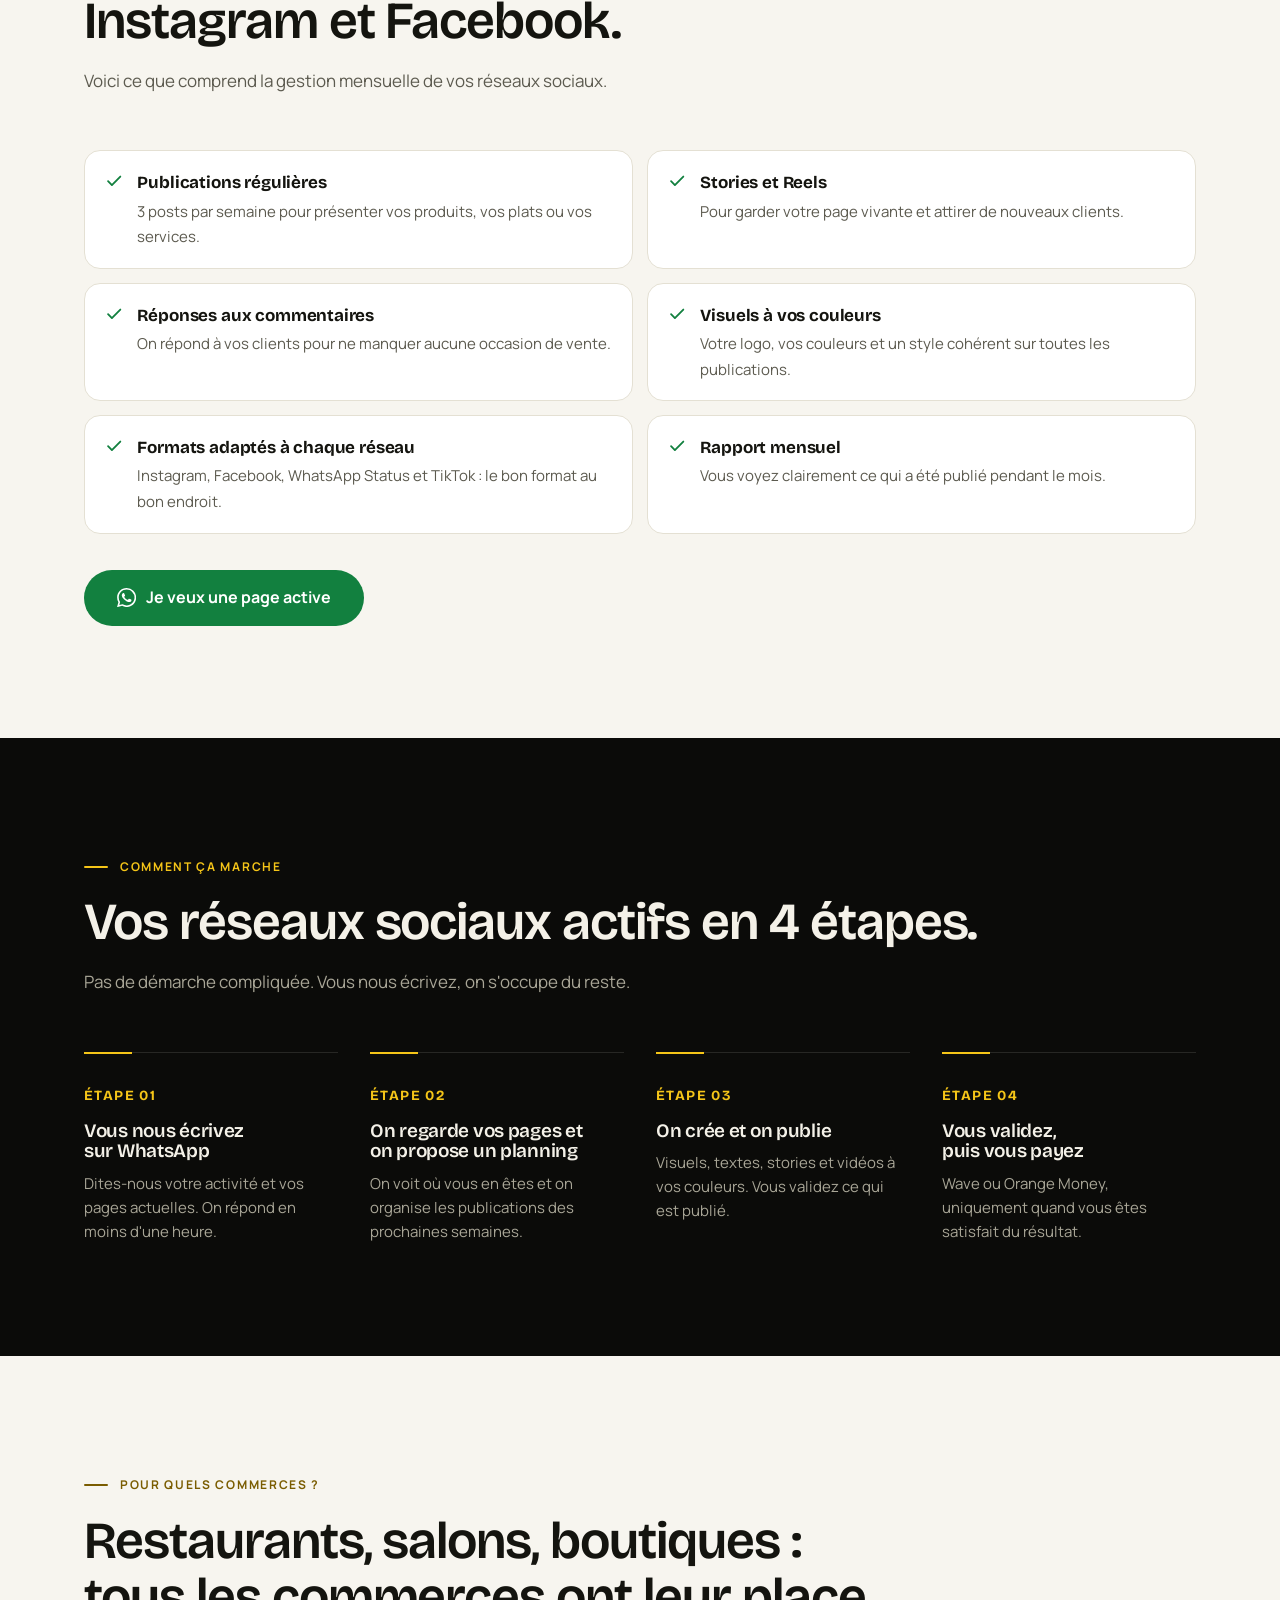
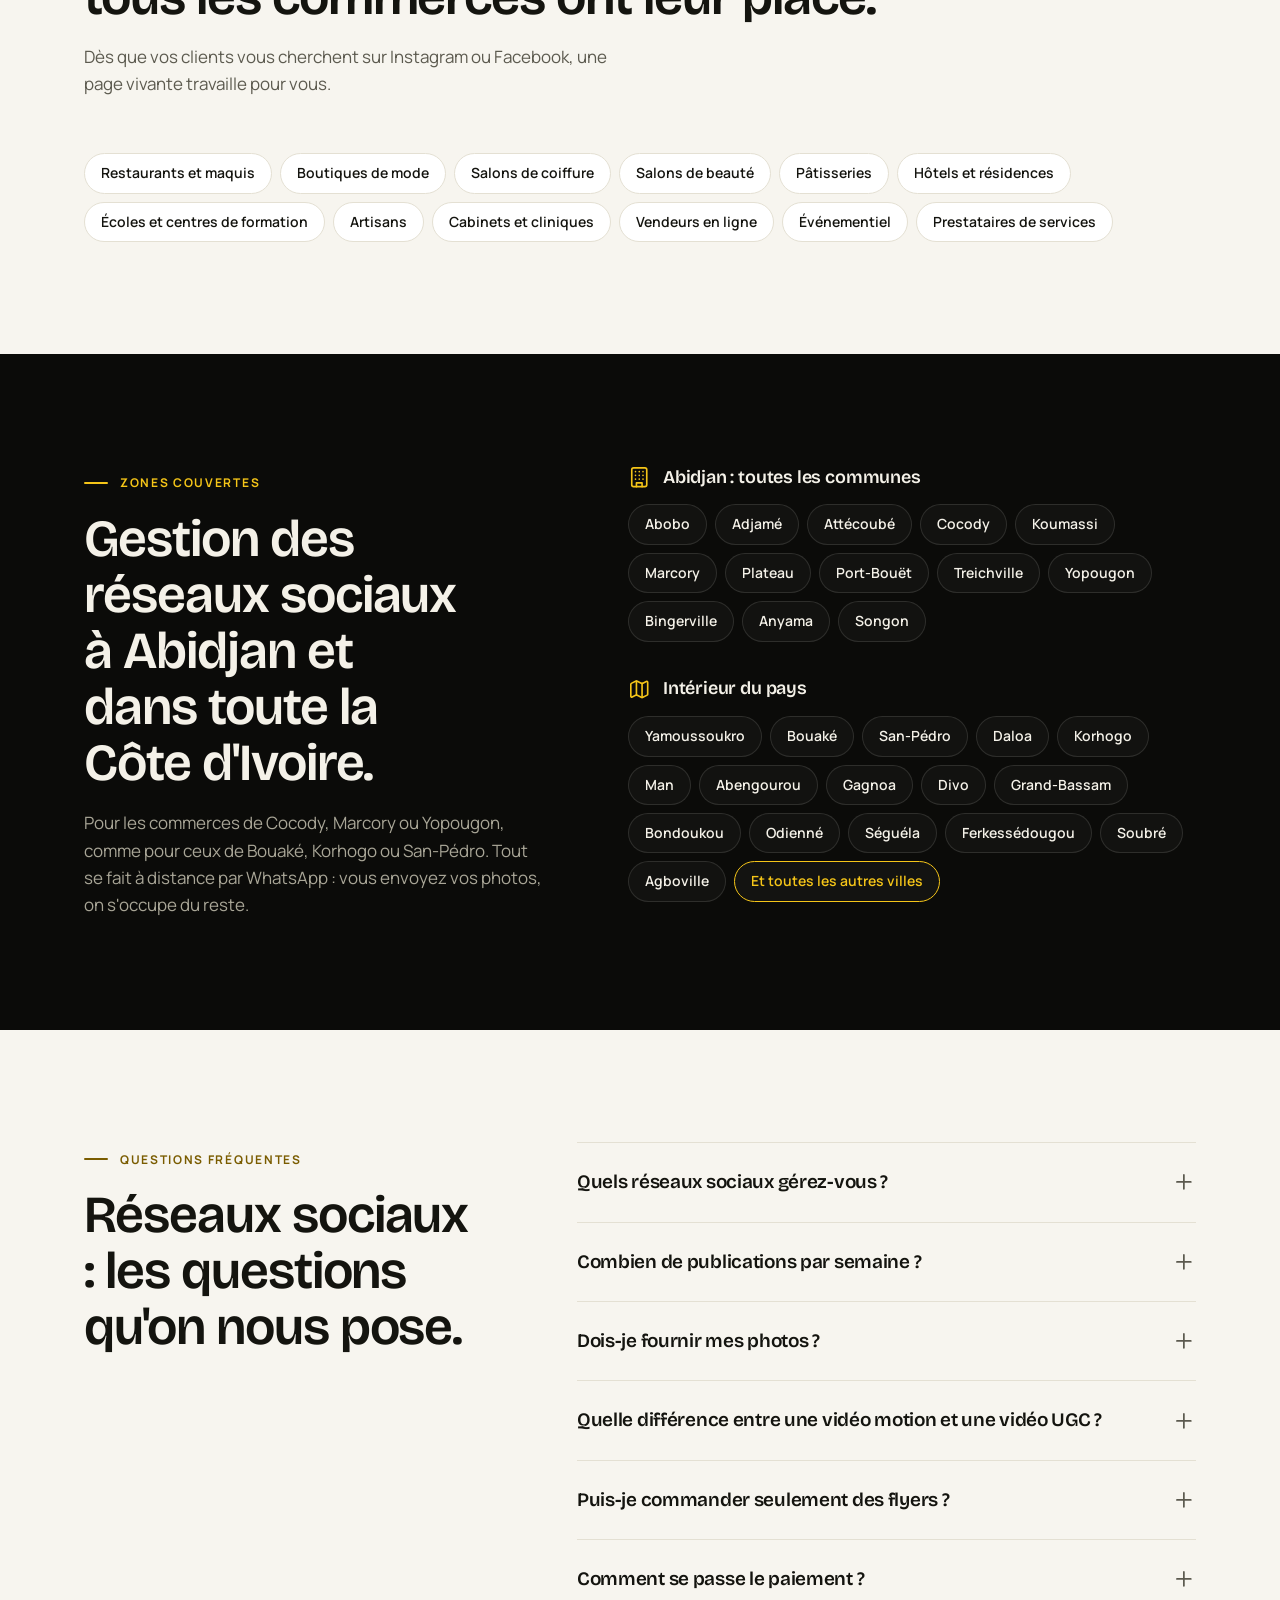
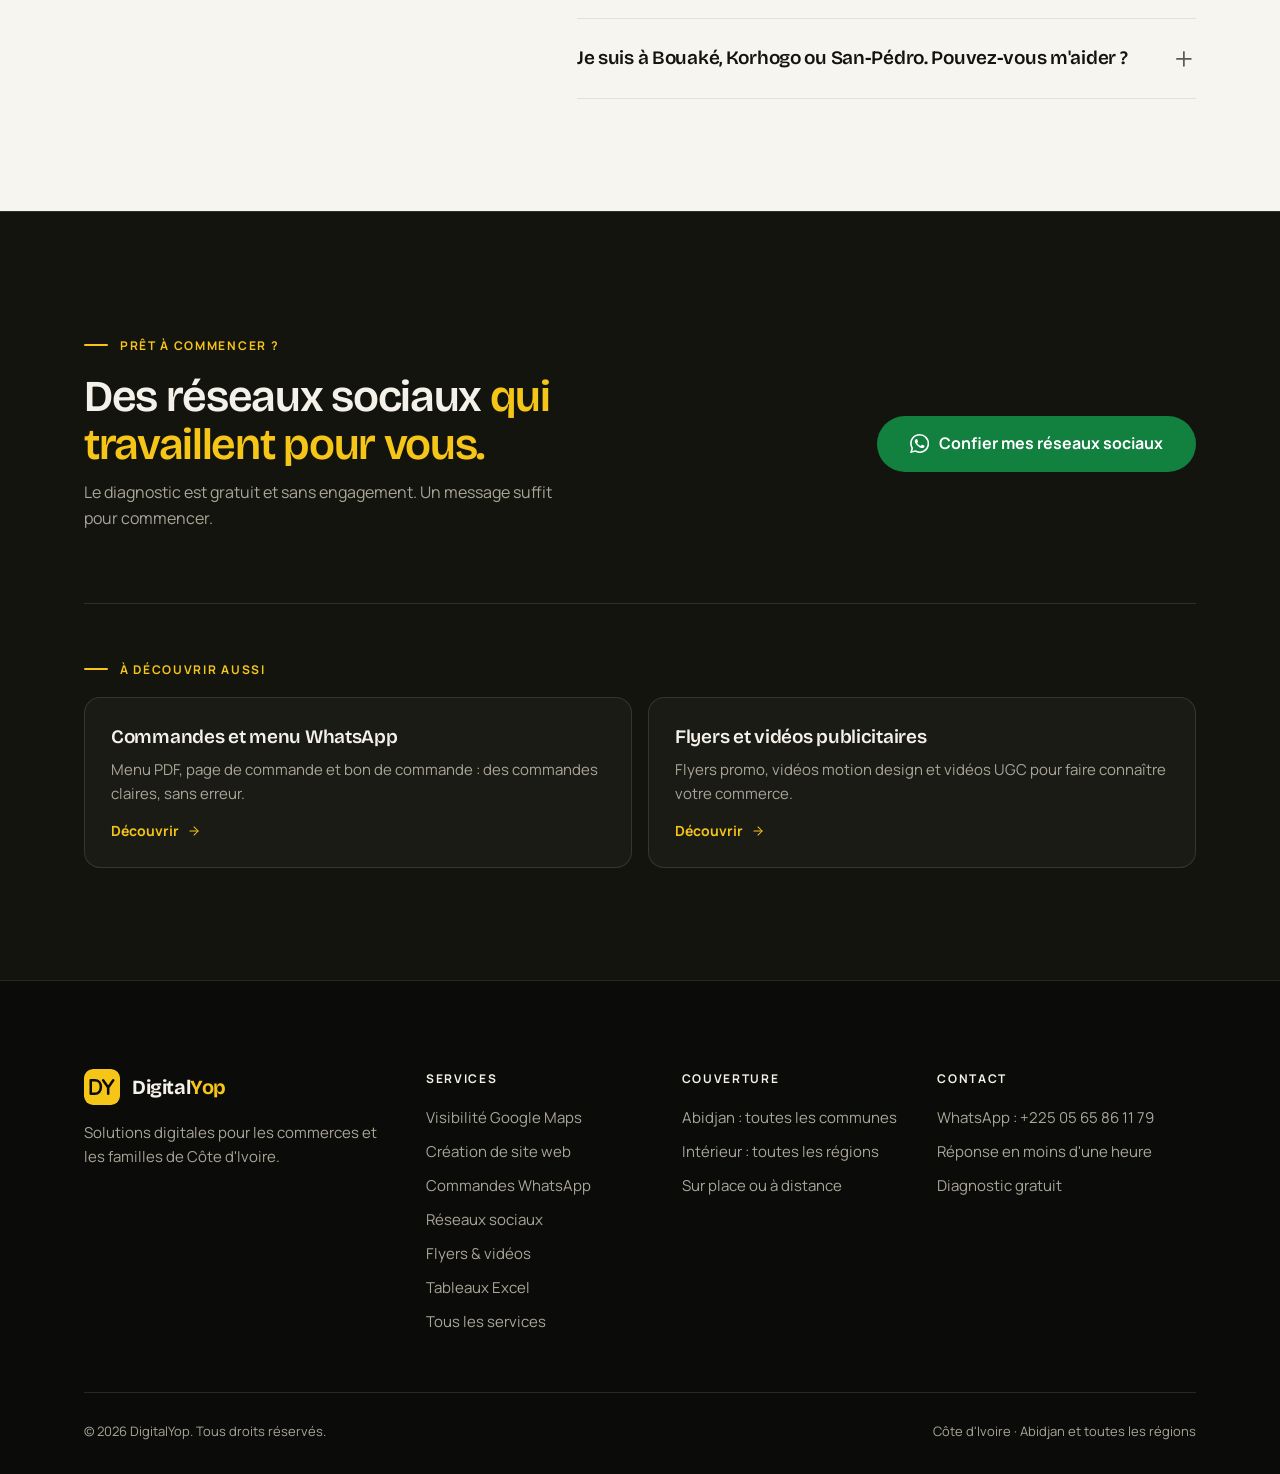
<file: gestion-reseaux-sociaux-abidjan/index.html>
<!DOCTYPE html>
<html lang="fr">
<head>
<meta charset="UTF-8">
<meta name="viewport" content="width=device-width, initial-scale=1">
<title>Gestion réseaux sociaux à Abidjan · Instagram, Facebook et vidéos | DigitalYop</title>
<meta name="description" content="DigitalYop gère votre Instagram et Facebook à Abidjan et en Côte d&#x27;Ivoire : publications, stories, flyers, vidéos publicitaires et UGC. Paiement après résultat.">
<link rel="canonical" href="https://digitalyop.vercel.app/gestion-reseaux-sociaux-abidjan/">
<meta name="theme-color" content="#0B0B09">
<meta property="og:type" content="website">
<meta property="og:locale" content="fr_CI">
<meta property="og:site_name" content="DigitalYop">
<meta property="og:title" content="Gestion des réseaux sociaux à Abidjan · DigitalYop">
<meta property="og:description" content="DigitalYop gère votre Instagram et Facebook à Abidjan et en Côte d&#x27;Ivoire : publications, stories, flyers, vidéos publicitaires et UGC. Paiement après résultat.">
<meta property="og:url" content="https://digitalyop.vercel.app/gestion-reseaux-sociaux-abidjan/">
<link rel="icon" type="image/svg+xml" href="/logo-dy.svg">
<link rel="preconnect" href="https://fonts.googleapis.com">
<link rel="preconnect" href="https://fonts.gstatic.com" crossorigin>
<link href="https://fonts.googleapis.com/css2?family=Bricolage+Grotesque:opsz,wght@12..96,500;600;700&family=Manrope:wght@400;500;600;700&display=swap" rel="stylesheet">
<script>document.documentElement.classList.add('js')</script>
<script type="application/ld+json">
{"@context": "https://schema.org", "@graph": [{"@type": "Service", "name": "Gestion des réseaux sociaux, visuels et vidéos", "serviceType": "Gestion des réseaux sociaux, visuels et vidéos", "description": "DigitalYop gère votre Instagram et Facebook à Abidjan et en Côte d'Ivoire : publications, stories, flyers, vidéos publicitaires et UGC. Paiement après résultat.", "url": "https://digitalyop.vercel.app/gestion-reseaux-sociaux-abidjan/", "provider": {"@type": "ProfessionalService", "name": "DigitalYop", "telephone": "+2250565861179", "url": "https://digitalyop.vercel.app/"}, "areaServed": {"@type": "Country", "name": "Côte d'Ivoire"}, "availableLanguage": "fr"}, {"@type": "BreadcrumbList", "itemListElement": [{"@type": "ListItem", "position": 1, "name": "Accueil", "item": "https://digitalyop.vercel.app/"}, {"@type": "ListItem", "position": 2, "name": "Réseaux sociaux", "item": "https://digitalyop.vercel.app/gestion-reseaux-sociaux-abidjan/"}]}, {"@type": "FAQPage", "mainEntity": [{"@type": "Question", "name": "Quels réseaux sociaux gérez-vous ?", "acceptedAnswer": {"@type": "Answer", "text": "Nous gérons Instagram et Facebook. Les visuels et les vidéos sont aussi adaptés à WhatsApp Status et à TikTok."}}, {"@type": "Question", "name": "Combien de publications par semaine ?", "acceptedAnswer": {"@type": "Answer", "text": "La gestion mensuelle comprend 3 posts par semaine, avec des stories et des Reels pour garder votre page vivante."}}, {"@type": "Question", "name": "Dois-je fournir mes photos ?", "acceptedAnswer": {"@type": "Answer", "text": "Vos photos sont les bienvenues : elles montrent votre vrai commerce. On les met en valeur avec des visuels à vos couleurs."}}, {"@type": "Question", "name": "Quelle différence entre une vidéo motion et une vidéo UGC ?", "acceptedAnswer": {"@type": "Answer", "text": "La vidéo motion est une publicité animée, avec textes, musique et logo. La vidéo UGC est filmée comme celle d'un vrai client : avis, démonstration, découverte de votre commerce."}}, {"@type": "Question", "name": "Puis-je commander seulement des flyers ?", "acceptedAnswer": {"@type": "Answer", "text": "Oui. Les visuels et flyers se commandent seuls, prêts à partager sur WhatsApp, Instagram et Facebook en moins d'une heure."}}, {"@type": "Question", "name": "Comment se passe le paiement ?", "acceptedAnswer": {"@type": "Answer", "text": "Vous payez uniquement notre travail, et seulement après le résultat, par Wave ou Orange Money."}}, {"@type": "Question", "name": "Je suis à Bouaké, Korhogo ou San-Pédro. Pouvez-vous m'aider ?", "acceptedAnswer": {"@type": "Answer", "text": "Oui. Nous travaillons dans toute la Côte d'Ivoire. Tout se fait par WhatsApp, vous n'avez pas besoin de vous déplacer."}}]}]}
</script>
<link rel="stylesheet" href="/styles.css">
</head>
<body>

<svg width="0" height="0" style="position:absolute" aria-hidden="true" focusable="false">
  <defs>
    <symbol id="i-wa" viewBox="0 0 24 24"><path stroke="none" d="M17.472 14.382c-.297-.149-1.758-.867-2.03-.967-.273-.099-.471-.148-.67.15-.197.297-.767.966-.94 1.164-.173.199-.347.223-.644.075-.297-.15-1.255-.463-2.39-1.475-.883-.788-1.48-1.761-1.653-2.059-.173-.297-.018-.458.13-.606.134-.133.298-.347.446-.52.149-.174.198-.298.298-.497.099-.198.05-.371-.025-.52-.075-.149-.669-1.612-.916-2.207-.242-.579-.487-.5-.669-.51-.173-.008-.371-.01-.57-.01-.198 0-.52.074-.792.372-.272.297-1.04 1.016-1.04 2.479 0 1.462 1.065 2.875 1.213 3.074.149.198 2.096 3.2 5.077 4.487.709.306 1.262.489 1.694.625.712.227 1.36.195 1.871.118.571-.085 1.758-.719 2.006-1.413.248-.694.248-1.289.173-1.413-.074-.124-.272-.198-.57-.347m-5.421 7.403h-.004a9.87 9.87 0 01-5.031-1.378l-.361-.214-3.741.982.998-3.648-.235-.374a9.86 9.86 0 01-1.51-5.26c.001-5.45 4.436-9.884 9.888-9.884 2.64 0 5.122 1.03 6.988 2.898a9.825 9.825 0 012.893 6.994c-.003 5.45-4.437 9.884-9.885 9.884m8.413-18.297A11.815 11.815 0 0012.05 0C5.495 0 .16 5.335.157 11.892c0 2.096.547 4.142 1.588 5.945L.057 24l6.305-1.654a11.882 11.882 0 005.683 1.448h.005c6.554 0 11.89-5.335 11.893-11.893a11.821 11.821 0 00-3.48-8.413Z"/></symbol>
    <symbol id="i-pin" viewBox="0 0 24 24"><path d="M20 10c0 6-8 12-8 12s-8-6-8-12a8 8 0 0 1 16 0Z"/><circle cx="12" cy="10" r="3"/></symbol>
    <symbol id="i-phone" viewBox="0 0 24 24"><rect width="14" height="20" x="5" y="2" rx="2"/><path d="M12 18h.01"/></symbol>
    <symbol id="i-globe" viewBox="0 0 24 24"><circle cx="12" cy="12" r="10"/><path d="M12 2a14.5 14.5 0 0 0 0 20 14.5 14.5 0 0 0 0-20"/><path d="M2 12h20"/></symbol>
    <symbol id="i-layout" viewBox="0 0 24 24"><rect width="18" height="18" x="3" y="3" rx="2"/><path d="M3 9h18"/><path d="M9 21V9"/></symbol>
    <symbol id="i-cart" viewBox="0 0 24 24"><circle cx="8" cy="21" r="1"/><circle cx="19" cy="21" r="1"/><path d="M2.05 2.05h2l2.66 12.42a2 2 0 0 0 2 1.58h9.78a2 2 0 0 0 1.95-1.57l1.65-7.43H5.12"/></symbol>
    <symbol id="i-box" viewBox="0 0 24 24"><path d="m7.5 4.27 9 5.15"/><path d="M21 8a2 2 0 0 0-1-1.73l-7-4a2 2 0 0 0-2 0l-7 4A2 2 0 0 0 3 8v8a2 2 0 0 0 1 1.73l7 4a2 2 0 0 0 2 0l7-4A2 2 0 0 0 21 16Z"/><path d="m3.3 7 8.7 5 8.7-5"/><path d="M12 22V12"/></symbol>
    <symbol id="i-chart" viewBox="0 0 24 24"><path d="M3 3v18h18"/><path d="M18 17V9"/><path d="M13 17V5"/><path d="M8 17v-3"/></symbol>
    <symbol id="i-home" viewBox="0 0 24 24"><path d="m3 9 9-7 9 7v11a2 2 0 0 1-2 2H5a2 2 0 0 1-2-2z"/><path d="M9 22V12h6v10"/></symbol>
    <symbol id="i-list" viewBox="0 0 24 24"><rect width="8" height="4" x="8" y="2" rx="1"/><path d="M16 4h2a2 2 0 0 1 2 2v14a2 2 0 0 1-2 2H6a2 2 0 0 1-2-2V6a2 2 0 0 1 2-2h2"/><path d="M12 11h4"/><path d="M12 16h4"/><path d="M8 11h.01"/><path d="M8 16h.01"/></symbol>
    <symbol id="i-insta" viewBox="0 0 24 24"><rect width="20" height="20" x="2" y="2" rx="5"/><path d="M16 11.37A4 4 0 1 1 12.63 8 4 4 0 0 1 16 11.37z"/><path d="M17.5 6.5h.01"/></symbol>
    <symbol id="i-image" viewBox="0 0 24 24"><rect width="18" height="18" x="3" y="3" rx="2"/><circle cx="9" cy="9" r="2"/><path d="m21 15-3.086-3.086a2 2 0 0 0-2.828 0L6 21"/></symbol>
    <symbol id="i-video" viewBox="0 0 24 24"><rect width="20" height="14" x="2" y="5" rx="3"/><path d="m10 9.5 4.5 2.5-4.5 2.5z"/><path d="M8 21h8"/></symbol>
  <symbol id="i-ugc" viewBox="0 0 24 24"><rect width="12" height="20" x="6" y="2" rx="3"/><circle cx="12" cy="10" r="2.5"/><path d="M8.5 17c.6-1.7 1.9-2.5 3.5-2.5s2.9.8 3.5 2.5"/></symbol>
  <symbol id="i-check" viewBox="0 0 24 24"><path d="M20 6 9 17l-5-5"/></symbol>
    <symbol id="i-arrow" viewBox="0 0 24 24"><path d="M5 12h14"/><path d="m12 5 7 7-7 7"/></symbol>
    <symbol id="i-plus" viewBox="0 0 24 24"><path d="M5 12h14"/><path d="M12 5v14"/></symbol>
    <symbol id="i-search" viewBox="0 0 24 24"><circle cx="11" cy="11" r="8"/><path d="m21 21-4.3-4.3"/></symbol>
    <symbol id="i-chat" viewBox="0 0 24 24"><path d="M21 15a2 2 0 0 1-2 2H7l-4 4V5a2 2 0 0 1 2-2h14a2 2 0 0 1 2 2z"/></symbol>
    <symbol id="i-book" viewBox="0 0 24 24"><path d="M4 19.5v-15A2.5 2.5 0 0 1 6.5 2H19a1 1 0 0 1 1 1v18a1 1 0 0 1-1 1H6.5a1 1 0 0 1 0-5H20"/></symbol>
    <symbol id="i-shield" viewBox="0 0 24 24"><path d="M20 13c0 5-3.5 7.5-7.66 8.95a1 1 0 0 1-.67-.01C7.5 20.5 4 18 4 13V6a1 1 0 0 1 1-1c2 0 4.5-1.2 6.24-2.72a1.17 1.17 0 0 1 1.52 0C14.51 3.81 17 5 19 5a1 1 0 0 1 1 1z"/><path d="m9 12 2 2 4-4"/></symbol>
    <symbol id="i-clock" viewBox="0 0 24 24"><circle cx="12" cy="12" r="10"/><path d="M12 6v6l4 2"/></symbol>
    <symbol id="i-eye" viewBox="0 0 24 24"><path d="M2.06 12.35a1 1 0 0 1 0-.7 10.75 10.75 0 0 1 19.88 0 1 1 0 0 1 0 .7 10.75 10.75 0 0 1-19.88 0"/><circle cx="12" cy="12" r="3"/></symbol>
    <symbol id="i-wallet" viewBox="0 0 24 24"><path d="M19 7V4a1 1 0 0 0-1-1H5a2 2 0 0 0 0 4h15a1 1 0 0 1 1 1v4h-3a2 2 0 0 0 0 4h3a1 1 0 0 0 1-1v-2a1 1 0 0 0-1-1"/><path d="M3 5v14a2 2 0 0 0 2 2h15a1 1 0 0 0 1-1v-4"/></symbol>
    <symbol id="i-map" viewBox="0 0 24 24"><path d="M14.106 5.553a2 2 0 0 0 1.788 0l3.659-1.83A1 1 0 0 1 21 4.619v12.764a1 1 0 0 1-.553.894l-4.553 2.277a2 2 0 0 1-1.788 0l-4.212-2.106a2 2 0 0 0-1.788 0l-3.659 1.83A1 1 0 0 1 3 19.381V6.618a1 1 0 0 1 .553-.894l4.553-2.277a2 2 0 0 1 1.788 0z"/><path d="M15 5.764v15"/><path d="M9 3.236v15"/></symbol>
    <symbol id="i-building" viewBox="0 0 24 24"><rect width="16" height="20" x="4" y="2" rx="2"/><path d="M9 22v-4h6v4"/><path d="M8 6h.01M16 6h.01M12 6h.01M12 10h.01M12 14h.01M16 10h.01M16 14h.01M8 10h.01M8 14h.01"/></symbol>
  </defs>
</svg>

<header class="nav" id="nav">
  <div class="wrap">
    <a class="brand" href="/" aria-label="DigitalYop, retour à l'accueil">
      <img src="/logo-dy.svg" alt="" width="36" height="36">
      <span>Digital<b>Yop</b></span>
    </a>
    <div class="nav-right">
      <a class="btn btn-wa nav-cta" href="https://wa.me/2250565861179?text=Bonjour%20DigitalYop%20%21%20Je%20voudrais%20en%20savoir%20plus%20sur%20vos%20services." target="_blank" rel="noopener">
        <svg class="i i-fill" aria-hidden="true"><use href="#i-wa"/></svg>Nous contacter
      </a>
      <button class="burger-btn" id="menu-btn" type="button" aria-expanded="false" aria-controls="menu">
        <span class="burger" aria-hidden="true"><i></i><i></i><i></i></span>
        <span>Menu</span>
      </button>
    </div>
  </div>
  <div class="menu" id="menu" hidden>
    <nav class="menu-inner" aria-label="Menu principal">
      <p class="menu-title">Nos services</p>
      <ul class="menu-cards">
        <li><a class="menu-card" href="/google-maps-abidjan/"><span class="menu-ic"><svg class="i" aria-hidden="true"><use href="#i-pin"/></svg></span><span class="menu-txt"><strong>Google Maps</strong><span>Fiche Google Business en 30 minutes</span></span><svg class="i menu-go" aria-hidden="true"><use href="#i-arrow"/></svg></a></li>
        <li><a class="menu-card" href="/creation-site-web-abidjan/"><span class="menu-ic"><svg class="i" aria-hidden="true"><use href="#i-globe"/></svg></span><span class="menu-txt"><strong>Sites web</strong><span>Mini-site une page ou site complet</span></span><svg class="i menu-go" aria-hidden="true"><use href="#i-arrow"/></svg></a></li>
        <li><a class="menu-card" href="/commande-whatsapp-abidjan/"><span class="menu-ic"><svg class="i" aria-hidden="true"><use href="#i-cart"/></svg></span><span class="menu-txt"><strong>Commandes WhatsApp</strong><span>Menu PDF, page et bon de commande</span></span><svg class="i menu-go" aria-hidden="true"><use href="#i-arrow"/></svg></a></li>
        <li><a class="menu-card" href="/gestion-reseaux-sociaux-abidjan/" aria-current="page"><span class="menu-ic"><svg class="i" aria-hidden="true"><use href="#i-insta"/></svg></span><span class="menu-txt"><strong>Réseaux sociaux</strong><span>Instagram et Facebook gérés pour vous</span></span><svg class="i menu-go" aria-hidden="true"><use href="#i-arrow"/></svg></a></li>
        <li><a class="menu-card" href="/flyers-videos-publicitaires-abidjan/"><span class="menu-ic"><svg class="i" aria-hidden="true"><use href="#i-image"/></svg></span><span class="menu-txt"><strong>Flyers et vidéos</strong><span>Visuels, motion design et UGC</span></span><svg class="i menu-go" aria-hidden="true"><use href="#i-arrow"/></svg></a></li>
        <li><a class="menu-card" href="/tableaux-excel-gestion-abidjan/"><span class="menu-ic"><svg class="i" aria-hidden="true"><use href="#i-chart"/></svg></span><span class="menu-txt"><strong>Tableaux Excel</strong><span>Stock, ventes, budget et sur mesure</span></span><svg class="i menu-go" aria-hidden="true"><use href="#i-arrow"/></svg></a></li>
      </ul>
      <ul class="menu-links">
        <li><a href="/">Accueil</a></li>
        <li><a href="/#services">Tous les services</a></li>
        <li><a href="/#methode">Méthode</a></li>
        <li><a href="/#garanties">Garanties</a></li>
        <li><a href="/#couverture">Couverture</a></li>
        <li><a href="/#faq">Questions</a></li>
      </ul>
      <a class="btn btn-wa btn-lg menu-cta" href="https://wa.me/2250565861179?text=Bonjour%20DigitalYop%20%21%20Je%20voudrais%20un%20diagnostic%20gratuit%20de%20ma%20pr%C3%A9sence%20en%20ligne.%20Pouvez-vous%20m%27aider%20%3F" target="_blank" rel="noopener">
        <svg class="i i-fill" aria-hidden="true"><use href="#i-wa"/></svg>Diagnostic gratuit sur WhatsApp
      </a>
    </nav>
  </div>
</header>

<main id="top">
<section class="hero page-hero dark">
  <div class="wrap hero-grid">
    <div>
      <ol class="crumbs rise" aria-label="Fil d'Ariane"><li><a href="/">Accueil</a></li><li><span aria-current="page">Réseaux sociaux</span></li></ol>
      <p class="pill rise"><svg class="i" aria-hidden="true"><use href="#i-insta"/></svg>Réseaux sociaux · Abidjan &amp; toute la Côte d'Ivoire</p>
      <h1 class="rise" style="--d:.08s">Des réseaux sociaux <em>actifs</em>, sans y passer vos soirées.</h1>
      <p class="hero-sub rise" style="--d:.16s">On publie pour vous sur Instagram et Facebook : posts, stories, flyers et vidéos à vos couleurs. <strong>Vous gérez votre activité, on gère votre image.</strong></p>
      <div class="hero-actions rise" style="--d:.24s">
        <a class="btn btn-wa btn-lg" href="https://wa.me/2250565861179?text=Bonjour%20DigitalYop%20%21%20Je%20voudrais%20que%20quelqu%27un%20g%C3%A8re%20mon%20Instagram%20et%20Facebook%20pour%20mon%20commerce.%20Ma%20page%20est%20inactive%20et%20je%20n%27ai%20pas%20le%20temps%20de%20poster%20r%C3%A9guli%C3%A8rement.%20Pouvez-vous%20m%27aider%20%3F" target="_blank" rel="noopener">
          <svg class="i i-fill" aria-hidden="true"><use href="#i-wa"/></svg>Confier mes réseaux sociaux
        </a>
        <a class="btn btn-ghost btn-lg" href="#offres">Voir les services</a>
      </div>
      <ul class="assure rise" style="--d:.32s">
        <li><svg class="i" aria-hidden="true"><use href="#i-insta"/></svg>3 posts par semaine</li><li><svg class="i" aria-hidden="true"><use href="#i-list"/></svg>Rapport mensuel</li><li><svg class="i" aria-hidden="true"><use href="#i-shield"/></svg>Paiement après résultat</li>
      </ul>
    </div>

    <div class="gcard rise" style="--d:.2s" role="img" aria-label="Exemple de planning de publications de la semaine : lundi un post produit, mercredi une story promotion, vendredi une vidéo courte.">
      <div class="cal-head" aria-hidden="true"><strong>Cette semaine</strong><span>Instagram · Facebook</span></div>
      <ul class="cal" aria-hidden="true">
        <li><b>Lun</b><span class="cal-ico"><svg class="i"><use href="#i-image"/></svg></span><div><strong>Post produit</strong><small>Photo du plat du jour</small></div></li>
        <li><b>Mer</b><span class="cal-ico"><svg class="i"><use href="#i-insta"/></svg></span><div><strong>Story promotion</strong><small>Offre de la semaine</small></div></li>
        <li><b>Ven</b><span class="cal-ico"><svg class="i"><use href="#i-video"/></svg></span><div><strong>Vidéo courte</strong><small>Reel de votre commerce</small></div></li>
      </ul>
      <p class="chat-note gnote">Exemple de planning (nom fictif).</p>
    </div>
  </div>
</section>

<section class="section" id="pourquoi">
  <div class="wrap problem-grid">
    <div class="sec-head reveal">
      <p class="eyebrow">Pourquoi c'est important</p>
      <h2 class="h2">Une page qui ne bouge pas fait fuir les clients.</h2>
      <p class="lead">Avant d'acheter, vos clients regardent votre Instagram ou votre Facebook. Une page active les rassure. Une page vide ou abandonnée les fait douter.</p>
    </div>
    <div class="problems">
      <article class="problem reveal">
        <div class="ico"><svg class="i" aria-hidden="true"><use href="#i-clock"/></svg></div>
        <h3>Page inactive</h3>
        <p>Dernière publication il y a trois mois : le client pense que vous avez fermé.</p>
      </article>
      <article class="problem reveal" style="--d:0.08s">
        <div class="ico"><svg class="i" aria-hidden="true"><use href="#i-image"/></svg></div>
        <h3>Visuels peu professionnels</h3>
        <p>Photos floues, textes mal présentés : l'image de votre commerce en souffre.</p>
      </article>
      <article class="problem reveal" style="--d:0.16s">
        <div class="ico"><svg class="i" aria-hidden="true"><use href="#i-chat"/></svg></div>
        <h3>Commentaires sans réponse</h3>
        <p>Un client écrit, personne ne répond. Il va voir le concurrent.</p>
      </article>
      <article class="problem reveal" style="--d:0.24s">
        <div class="ico"><svg class="i" aria-hidden="true"><use href="#i-list"/></svg></div>
        <h3>Pas le temps de publier</h3>
        <p>Entre vos clients et votre gestion, poster passe toujours en dernier.</p>
      </article>
    </div>
  </div>
</section>

<section class="section services" id="offres">
  <div class="wrap">
    <div class="sec-head reveal">
      <p class="eyebrow">Nos services</p>
      <h2 class="h2">Gestion mensuelle, flyers et vidéos : choisissez ce qu'il vous faut.</h2>
      <p class="lead">Vous pouvez tout confier, ou commencer par un seul service. WhatsApp s'ouvre avec un message déjà prêt.</p>
    </div>
    <div class="reveal">
      <div class="cards">
      <article class="card">
        <div class="card-top"><div class="ico"><svg class="i" aria-hidden="true"><use href="#i-insta"/></svg></div><span class="badge">Mensuel</span></div>
        <h3>Gestion réseaux sociaux</h3>
        <p class="tagline">Instagram et Facebook actifs chaque semaine</p>
        <p class="desc">On s'occupe de votre Instagram et Facebook : publications régulières de vos produits ou plats, stories promotionnelles, réponse aux commentaires. Vous vous concentrez sur votre activité, on gère votre image.</p>
        <ul class="feats"><li><svg class="i" aria-hidden="true"><use href="#i-check"/></svg>3 posts par semaine</li><li><svg class="i" aria-hidden="true"><use href="#i-check"/></svg>Stories et Reels</li><li><svg class="i" aria-hidden="true"><use href="#i-check"/></svg>Rapport mensuel</li></ul>
        <a class="cta-link" href="https://wa.me/2250565861179?text=Bonjour%20DigitalYop%20%21%20Je%20voudrais%20que%20quelqu%27un%20g%C3%A8re%20mon%20Instagram%20et%20Facebook%20pour%20mon%20commerce.%20Ma%20page%20est%20inactive%20et%20je%20n%27ai%20pas%20le%20temps%20de%20poster%20r%C3%A9guli%C3%A8rement.%20Pouvez-vous%20m%27aider%20%3F" target="_blank" rel="noopener" aria-label="Demander « Gestion réseaux sociaux » sur WhatsApp">Je veux ça <svg class="i" aria-hidden="true"><use href="#i-arrow"/></svg></a>
      </article>
      <article class="card">
        <div class="card-top"><div class="ico"><svg class="i" aria-hidden="true"><use href="#i-image"/></svg></div><span class="badge">Rapide</span></div>
        <h3>Visuels et flyers promo</h3>
        <p class="tagline">Des designs qui attirent l'œil en 30 secondes</p>
        <p class="desc">Flyers pour vos promotions, annonces de nouveautés, visuels pour événements. Designs professionnels à vos couleurs, prêts à partager sur WhatsApp, Instagram et Facebook en moins d'une heure.</p>
        <ul class="feats"><li><svg class="i" aria-hidden="true"><use href="#i-check"/></svg>Vos couleurs et votre logo</li><li><svg class="i" aria-hidden="true"><use href="#i-check"/></svg>Formats WhatsApp et Instagram</li><li><svg class="i" aria-hidden="true"><use href="#i-check"/></svg>Livraison en 1 h</li></ul>
        <a class="cta-link" href="https://wa.me/2250565861179?text=Bonjour%20DigitalYop%20%21%20J%27ai%20besoin%20de%20visuels%20et%20flyers%20professionnels%20pour%20promouvoir%20mon%20commerce%20sur%20WhatsApp%20et%20les%20r%C3%A9seaux.%20Annonces%2C%20promotions%2C%20nouveaut%C3%A9s.%20Pouvez-vous%20cr%C3%A9er%20%C3%A7a%20pour%20moi%20%3F" target="_blank" rel="noopener" aria-label="Demander « Visuels et flyers promo » sur WhatsApp">Je veux ça <svg class="i" aria-hidden="true"><use href="#i-arrow"/></svg></a>
      </article>
      <article class="card">
        <div class="card-top"><div class="ico"><svg class="i" aria-hidden="true"><use href="#i-video"/></svg></div><span class="badge">Nouveau</span></div>
        <h3>Vidéos publicitaires et motion</h3>
        <p class="tagline">Des vidéos animées qui présentent votre offre</p>
        <p class="desc">Publicités vidéo courtes en motion design pour vos produits, vos promotions ou le lancement de votre commerce. Animations, textes, musique et logo à vos couleurs, aux bons formats pour Instagram, Facebook, TikTok et WhatsApp Status.</p>
        <ul class="feats"><li><svg class="i" aria-hidden="true"><use href="#i-check"/></svg>Motion design à vos couleurs</li><li><svg class="i" aria-hidden="true"><use href="#i-check"/></svg>Formats verticaux et carrés</li><li><svg class="i" aria-hidden="true"><use href="#i-check"/></svg>Musique et sous-titres inclus</li></ul>
        <a class="cta-link" href="https://wa.me/2250565861179?text=Bonjour%20DigitalYop%20%21%20Je%20voudrais%20une%20vid%C3%A9o%20publicitaire%20en%20motion%20design%20pour%20mon%20commerce.%20Pouvez-vous%20m%27aider%20%3F" target="_blank" rel="noopener" aria-label="Demander « Vidéos publicitaires et motion » sur WhatsApp">Je veux ça <svg class="i" aria-hidden="true"><use href="#i-arrow"/></svg></a>
      </article>
      <article class="card">
        <div class="card-top"><div class="ico"><svg class="i" aria-hidden="true"><use href="#i-ugc"/></svg></div><span class="badge">Tendance</span></div>
        <h3>Vidéos UGC</h3>
        <p class="tagline">Des vidéos authentiques, style témoignage</p>
        <p class="desc">Des vidéos naturelles, filmées comme celles de vrais clients : avis, démonstration de produit, découverte de votre commerce. Le format qui inspire le plus confiance et performe le mieux sur TikTok, Reels et Facebook.</p>
        <ul class="feats"><li><svg class="i" aria-hidden="true"><use href="#i-check"/></svg>Scénario et script fournis</li><li><svg class="i" aria-hidden="true"><use href="#i-check"/></svg>Montage dynamique</li><li><svg class="i" aria-hidden="true"><use href="#i-check"/></svg>Prêtes à publier</li></ul>
        <a class="cta-link" href="https://wa.me/2250565861179?text=Bonjour%20DigitalYop%20%21%20Je%20voudrais%20des%20vid%C3%A9os%20UGC%20%28style%20t%C3%A9moignage%29%20pour%20mon%20commerce.%20Pouvez-vous%20m%27aider%20%3F" target="_blank" rel="noopener" aria-label="Demander « Vidéos UGC » sur WhatsApp">Je veux ça <svg class="i" aria-hidden="true"><use href="#i-arrow"/></svg></a>
      </article>
      </div>
    </div>
  </div>
</section>

<section class="section" id="inclus">
  <div class="wrap">
    <div class="sec-head reveal">
      <p class="eyebrow">Ce qu'on fait pour vous</p>
      <h2 class="h2">Une présence régulière sur Instagram et Facebook.</h2>
      <p class="lead">Voici ce que comprend la gestion mensuelle de vos réseaux sociaux.</p>
    </div>
    <ul class="checks two reveal">
      <li><svg class="i" aria-hidden="true"><use href="#i-check"/></svg><div><strong>Publications régulières</strong><span>3 posts par semaine pour présenter vos produits, vos plats ou vos services.</span></div></li>
      <li><svg class="i" aria-hidden="true"><use href="#i-check"/></svg><div><strong>Stories et Reels</strong><span>Pour garder votre page vivante et attirer de nouveaux clients.</span></div></li>
      <li><svg class="i" aria-hidden="true"><use href="#i-check"/></svg><div><strong>Réponses aux commentaires</strong><span>On répond à vos clients pour ne manquer aucune occasion de vente.</span></div></li>
      <li><svg class="i" aria-hidden="true"><use href="#i-check"/></svg><div><strong>Visuels à vos couleurs</strong><span>Votre logo, vos couleurs et un style cohérent sur toutes les publications.</span></div></li>
      <li><svg class="i" aria-hidden="true"><use href="#i-check"/></svg><div><strong>Formats adaptés à chaque réseau</strong><span>Instagram, Facebook, WhatsApp Status et TikTok : le bon format au bon endroit.</span></div></li>
      <li><svg class="i" aria-hidden="true"><use href="#i-check"/></svg><div><strong>Rapport mensuel</strong><span>Vous voyez clairement ce qui a été publié pendant le mois.</span></div></li>
    </ul>
    <div class="sec-foot reveal">
      <a class="btn btn-wa btn-lg" href="https://wa.me/2250565861179?text=Bonjour%20DigitalYop%20%21%20Je%20voudrais%20que%20quelqu%27un%20g%C3%A8re%20mon%20Instagram%20et%20Facebook%20pour%20mon%20commerce.%20Ma%20page%20est%20inactive%20et%20je%20n%27ai%20pas%20le%20temps%20de%20poster%20r%C3%A9guli%C3%A8rement.%20Pouvez-vous%20m%27aider%20%3F" target="_blank" rel="noopener">
        <svg class="i i-fill" aria-hidden="true"><use href="#i-wa"/></svg>Je veux une page active
      </a>
    </div>
  </div>
</section>

<section class="section dark" id="methode">
  <div class="wrap">
    <div class="sec-head reveal">
      <p class="eyebrow">Comment ça marche</p>
      <h2 class="h2">Vos réseaux sociaux actifs en 4 étapes.</h2>
      <p class="lead">Pas de démarche compliquée. Vous nous écrivez, on s'occupe du reste.</p>
    </div>
    <ol class="steps">
      <li class="step reveal">
        <p class="step-n">ÉTAPE 01</p>
        <h3>Vous nous écrivez sur WhatsApp</h3>
        <p>Dites-nous votre activité et vos pages actuelles. On répond en moins d'une heure.</p>
      </li>
      <li class="step reveal" style="--d:0.08s">
        <p class="step-n">ÉTAPE 02</p>
        <h3>On regarde vos pages et on propose un planning</h3>
        <p>On voit où vous en êtes et on organise les publications des prochaines semaines.</p>
      </li>
      <li class="step reveal" style="--d:0.16s">
        <p class="step-n">ÉTAPE 03</p>
        <h3>On crée et on publie</h3>
        <p>Visuels, textes, stories et vidéos à vos couleurs. Vous validez ce qui est publié.</p>
      </li>
      <li class="step reveal" style="--d:0.24s">
        <p class="step-n">ÉTAPE 04</p>
        <h3>Vous validez, puis vous payez</h3>
        <p>Wave ou Orange Money, uniquement quand vous êtes satisfait du résultat.</p>
      </li>
    </ol>
  </div>
</section>

<section class="section" id="commerces">
  <div class="wrap">
    <div class="sec-head reveal">
      <p class="eyebrow">Pour quels commerces ?</p>
      <h2 class="h2">Restaurants, salons, boutiques : tous les commerces ont leur place.</h2>
      <p class="lead">Dès que vos clients vous cherchent sur Instagram ou Facebook, une page vivante travaille pour vous.</p>
    </div>
    <div class="reveal"><ul class="chips light"><li>Restaurants et maquis</li><li>Boutiques de mode</li><li>Salons de coiffure</li><li>Salons de beauté</li><li>Pâtisseries</li><li>Hôtels et résidences</li><li>Écoles et centres de formation</li><li>Artisans</li><li>Cabinets et cliniques</li><li>Vendeurs en ligne</li><li>Événementiel</li><li>Prestataires de services</li></ul></div>
  </div>
</section>

<section class="section dark" id="villes">
  <div class="wrap cover-grid">
    <div class="reveal">
      <p class="eyebrow">Zones couvertes</p>
      <h2 class="h2">Gestion des réseaux sociaux à Abidjan et dans toute la Côte d'Ivoire.</h2>
      <p class="lead">Pour les commerces de Cocody, Marcory ou Yopougon, comme pour ceux de Bouaké, Korhogo ou San-Pédro. Tout se fait à distance par WhatsApp : vous envoyez vos photos, on s'occupe du reste.</p>
    </div>
    <div class="cover-groups reveal" style="--d:.1s">
      <div class="cover-group">
        <h3><svg class="i" aria-hidden="true"><use href="#i-building"/></svg>Abidjan : toutes les communes</h3>
        <ul class="chips"><li>Abobo</li><li>Adjamé</li><li>Attécoubé</li><li>Cocody</li><li>Koumassi</li><li>Marcory</li><li>Plateau</li><li>Port-Bouët</li><li>Treichville</li><li>Yopougon</li><li>Bingerville</li><li>Anyama</li><li>Songon</li></ul>
      </div>
      <div class="cover-group">
        <h3><svg class="i" aria-hidden="true"><use href="#i-map"/></svg>Intérieur du pays</h3>
        <ul class="chips"><li>Yamoussoukro</li><li>Bouaké</li><li>San-Pédro</li><li>Daloa</li><li>Korhogo</li><li>Man</li><li>Abengourou</li><li>Gagnoa</li><li>Divo</li><li>Grand-Bassam</li><li>Bondoukou</li><li>Odienné</li><li>Séguéla</li><li>Ferkessédougou</li><li>Soubré</li><li>Agboville</li><li class="all">Et toutes les autres villes</li></ul>
      </div>
    </div>
  </div>
</section>

<section class="section" id="faq">
  <div class="wrap faq-grid">
    <div class="reveal">
      <p class="eyebrow">Questions fréquentes</p>
      <h2 class="h2">Réseaux sociaux : les questions qu'on nous pose.</h2>
    </div>
    <div class="faq-list reveal" style="--d:.1s">
      <details>
        <summary>Quels réseaux sociaux gérez-vous ?<svg class="i" aria-hidden="true"><use href="#i-plus"/></svg></summary>
        <p>Nous gérons Instagram et Facebook. Les visuels et les vidéos sont aussi adaptés à WhatsApp Status et à TikTok.</p>
      </details>
      <details>
        <summary>Combien de publications par semaine ?<svg class="i" aria-hidden="true"><use href="#i-plus"/></svg></summary>
        <p>La gestion mensuelle comprend 3 posts par semaine, avec des stories et des Reels pour garder votre page vivante.</p>
      </details>
      <details>
        <summary>Dois-je fournir mes photos ?<svg class="i" aria-hidden="true"><use href="#i-plus"/></svg></summary>
        <p>Vos photos sont les bienvenues : elles montrent votre vrai commerce. On les met en valeur avec des visuels à vos couleurs.</p>
      </details>
      <details>
        <summary>Quelle différence entre une vidéo motion et une vidéo UGC ?<svg class="i" aria-hidden="true"><use href="#i-plus"/></svg></summary>
        <p>La vidéo motion est une publicité animée, avec textes, musique et logo. La vidéo UGC est filmée comme celle d&#x27;un vrai client : avis, démonstration, découverte de votre commerce.</p>
      </details>
      <details>
        <summary>Puis-je commander seulement des flyers ?<svg class="i" aria-hidden="true"><use href="#i-plus"/></svg></summary>
        <p>Oui. Les visuels et flyers se commandent seuls, prêts à partager sur WhatsApp, Instagram et Facebook en moins d&#x27;une heure.</p>
      </details>
      <details>
        <summary>Comment se passe le paiement ?<svg class="i" aria-hidden="true"><use href="#i-plus"/></svg></summary>
        <p>Vous payez uniquement notre travail, et seulement après le résultat, par Wave ou Orange Money.</p>
      </details>
      <details>
        <summary>Je suis à Bouaké, Korhogo ou San-Pédro. Pouvez-vous m&#x27;aider ?<svg class="i" aria-hidden="true"><use href="#i-plus"/></svg></summary>
        <p>Oui. Nous travaillons dans toute la Côte d&#x27;Ivoire. Tout se fait par WhatsApp, vous n&#x27;avez pas besoin de vous déplacer.</p>
      </details>
    </div>
  </div>
</section>

<section class="section dark contact" id="contact">
  <div class="wrap">
    <div class="cta-band reveal">
      <div>
        <p class="eyebrow">Prêt à commencer ?</p>
        <h2>Des réseaux sociaux <em>qui travaillent pour vous.</em></h2>
        <p>Le diagnostic est gratuit et sans engagement. Un message suffit pour commencer.</p>
      </div>
      <a class="btn btn-wa btn-lg" href="https://wa.me/2250565861179?text=Bonjour%20DigitalYop%20%21%20Je%20voudrais%20que%20quelqu%27un%20g%C3%A8re%20mon%20Instagram%20et%20Facebook%20pour%20mon%20commerce.%20Ma%20page%20est%20inactive%20et%20je%20n%27ai%20pas%20le%20temps%20de%20poster%20r%C3%A9guli%C3%A8rement.%20Pouvez-vous%20m%27aider%20%3F" target="_blank" rel="noopener">
        <svg class="i i-fill" aria-hidden="true"><use href="#i-wa"/></svg>Confier mes réseaux sociaux
      </a>
    </div>
    <div class="more-block reveal">
      <p class="eyebrow">À découvrir aussi</p>
      <div class="more-grid">
        <a class="more" href="/commande-whatsapp-abidjan/"><strong>Commandes et menu WhatsApp</strong><span>Menu PDF, page de commande et bon de commande : des commandes claires, sans erreur.</span><em>Découvrir <svg class="i" aria-hidden="true"><use href="#i-arrow"/></svg></em></a>
        <a class="more" href="/flyers-videos-publicitaires-abidjan/"><strong>Flyers et vidéos publicitaires</strong><span>Flyers promo, vidéos motion design et vidéos UGC pour faire connaître votre commerce.</span><em>Découvrir <svg class="i" aria-hidden="true"><use href="#i-arrow"/></svg></em></a>
      </div>
    </div>
  </div>
</section>
</main>

<footer class="footer dark">
  <div class="wrap">
    <div class="foot-grid">
      <div class="foot-brand">
        <a class="brand" href="/" aria-label="DigitalYop, retour à l'accueil">
          <img src="/logo-dy.svg" alt="" width="36" height="36">
          <span>Digital<b>Yop</b></span>
        </a>
        <p>Solutions digitales pour les commerces et les familles de Côte d'Ivoire.</p>
      </div>
      <div class="foot-col">
        <h4>Services</h4>
        <ul>
          <li><a href="/google-maps-abidjan/">Visibilité Google Maps</a></li>
          <li><a href="/creation-site-web-abidjan/">Création de site web</a></li>
          <li><a href="/commande-whatsapp-abidjan/">Commandes WhatsApp</a></li>
          <li><a href="/gestion-reseaux-sociaux-abidjan/">Réseaux sociaux</a></li>
          <li><a href="/flyers-videos-publicitaires-abidjan/">Flyers &amp; vidéos</a></li>
          <li><a href="/tableaux-excel-gestion-abidjan/">Tableaux Excel</a></li>
          <li><a href="/#services">Tous les services</a></li>
        </ul>
      </div>
      <div class="foot-col">
        <h4>Couverture</h4>
        <ul>
          <li>Abidjan : toutes les communes</li>
          <li>Intérieur : toutes les régions</li>
          <li>Sur place ou à distance</li>
        </ul>
      </div>
      <div class="foot-col">
        <h4>Contact</h4>
        <ul>
          <li><a href="https://wa.me/2250565861179?text=Bonjour%20DigitalYop%20%21%20Je%20voudrais%20en%20savoir%20plus%20sur%20vos%20services." target="_blank" rel="noopener">WhatsApp : +225 05 65 86 11 79</a></li>
          <li>Réponse en moins d'une heure</li>
          <li>Diagnostic gratuit</li>
        </ul>
      </div>
    </div>
    <div class="foot-bottom">
      <span>© 2026 DigitalYop. Tous droits réservés.</span>
      <span>Côte d'Ivoire · Abidjan et toutes les régions</span>
    </div>
  </div>
</footer>

<div class="bar" id="bar">
  <a class="btn btn-wa" href="https://wa.me/2250565861179?text=Bonjour%20DigitalYop%20%21%20Je%20voudrais%20que%20quelqu%27un%20g%C3%A8re%20mon%20Instagram%20et%20Facebook%20pour%20mon%20commerce.%20Ma%20page%20est%20inactive%20et%20je%20n%27ai%20pas%20le%20temps%20de%20poster%20r%C3%A9guli%C3%A8rement.%20Pouvez-vous%20m%27aider%20%3F" target="_blank" rel="noopener">
    <svg class="i i-fill" aria-hidden="true"><use href="#i-wa"/></svg>Écrire sur WhatsApp
  </a>
</div>

<script src="/page.js" defer></script>
<script src="/menu.js" defer></script>
</body>
</html>
</file>
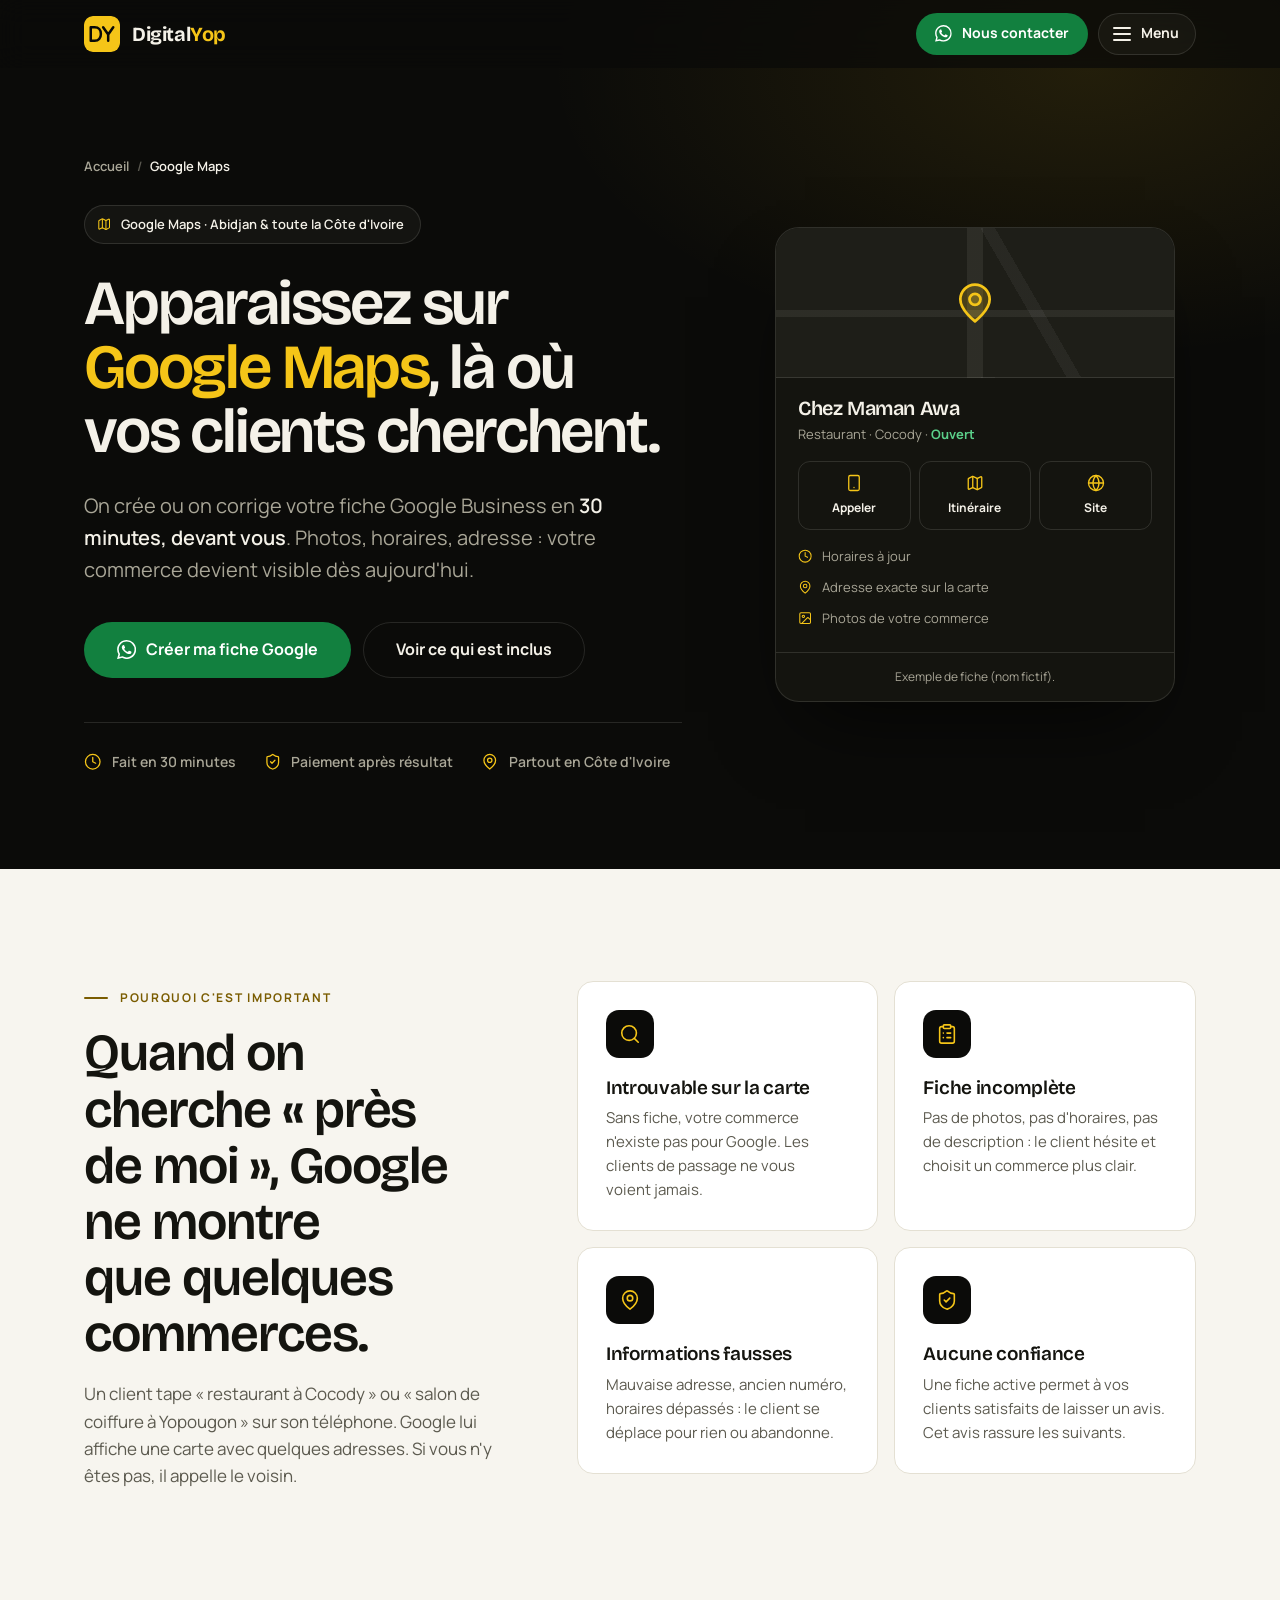
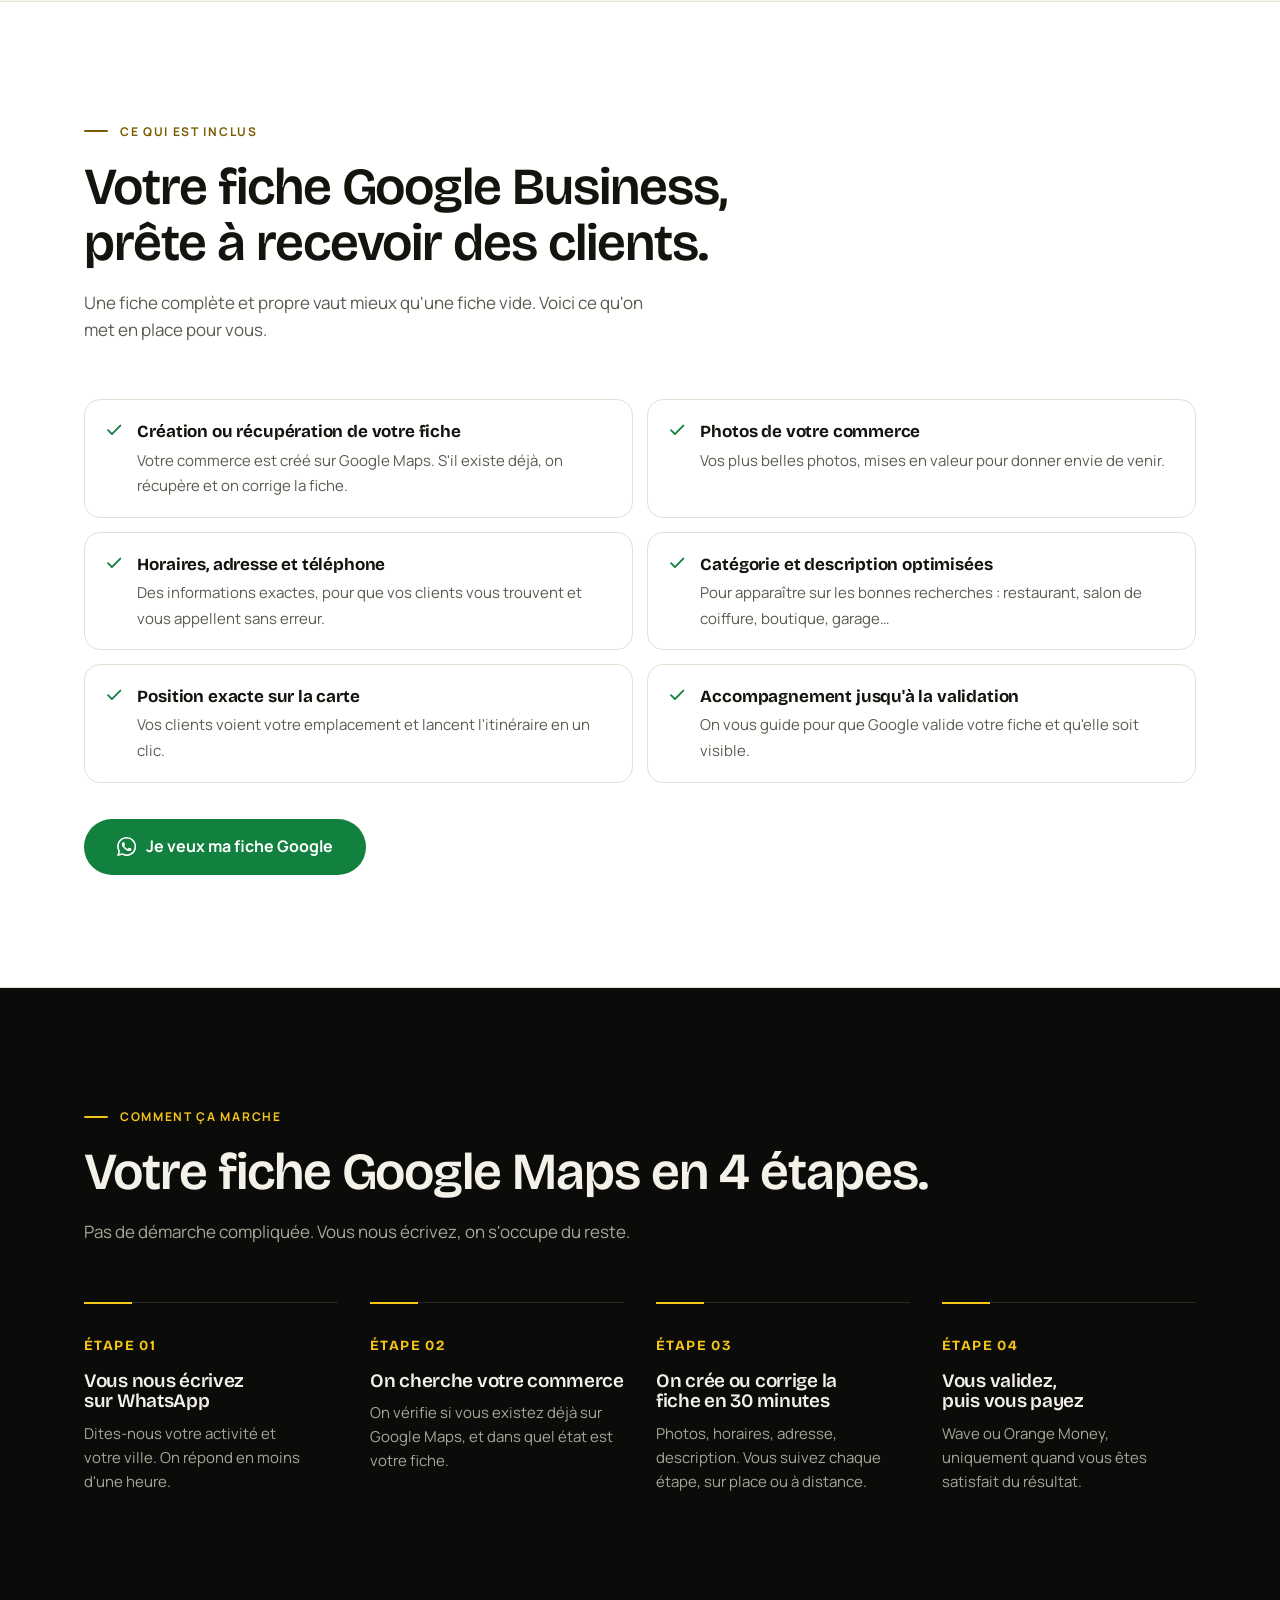
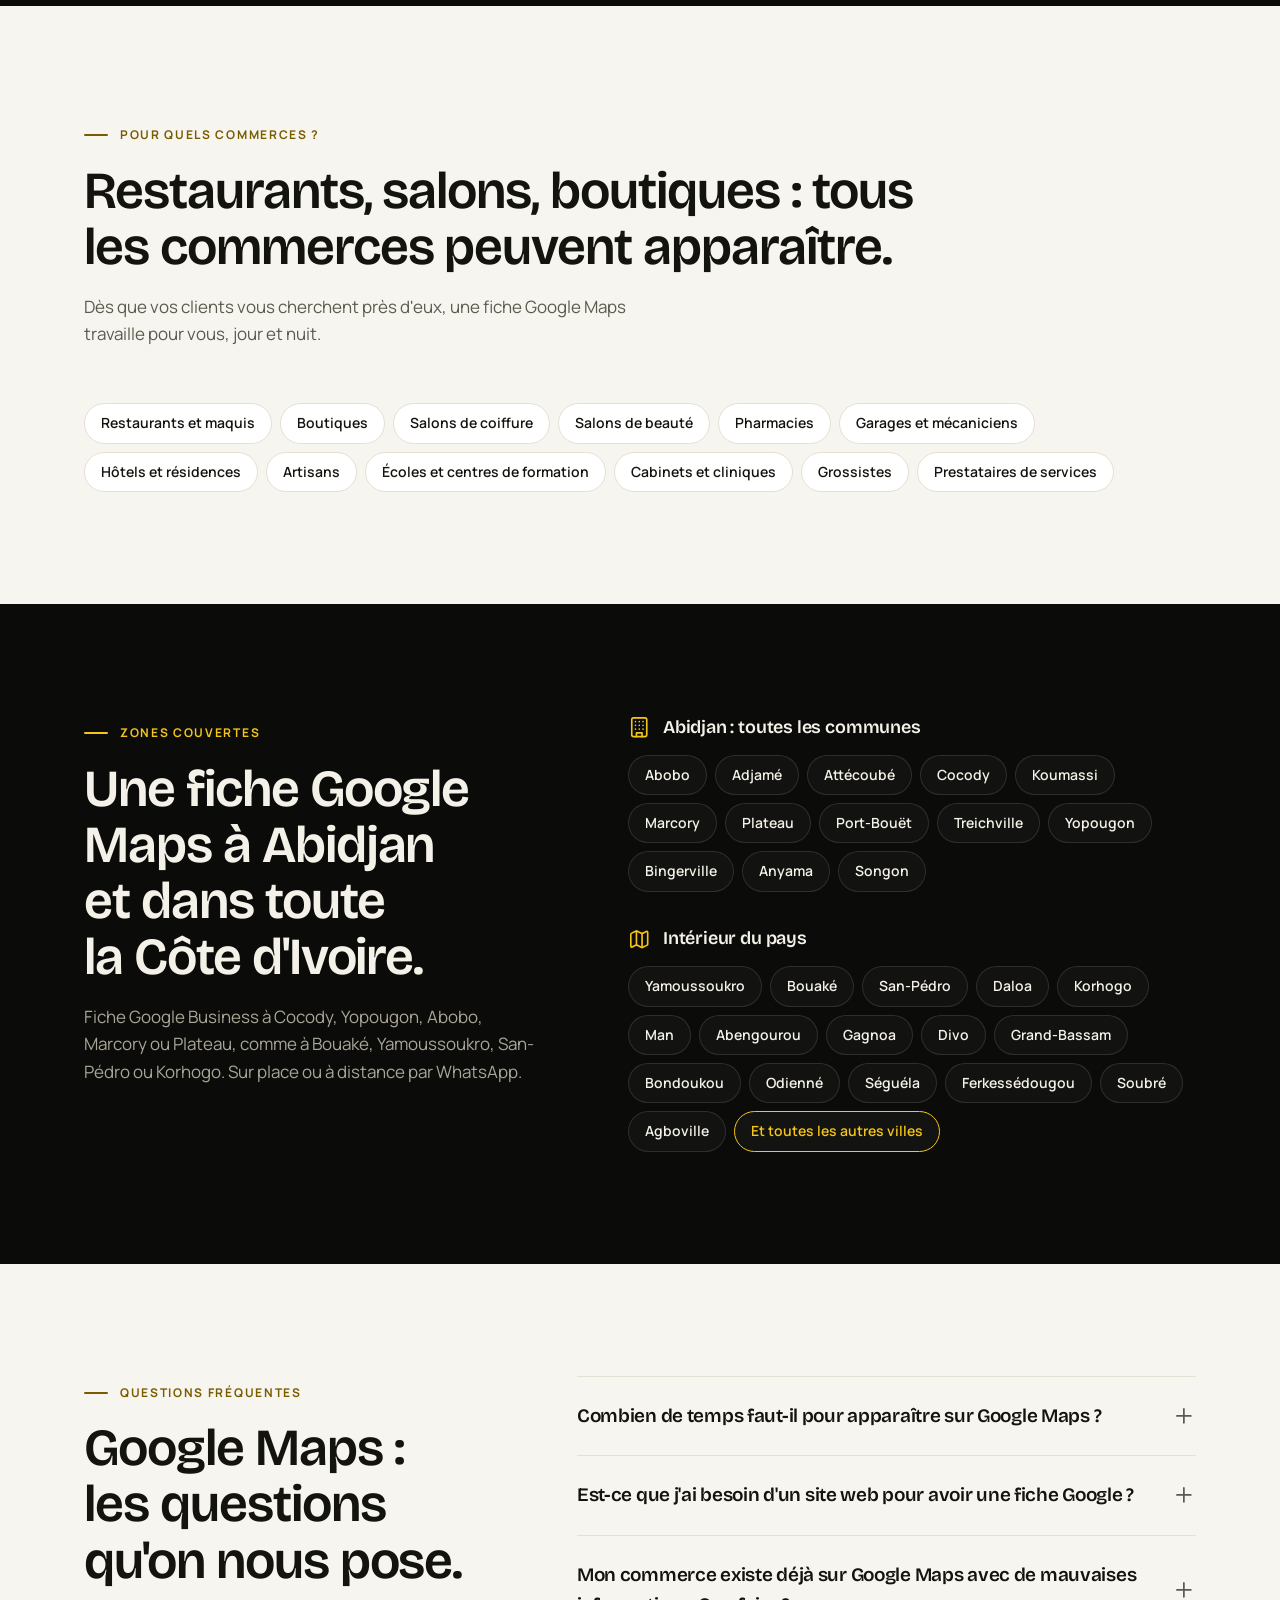
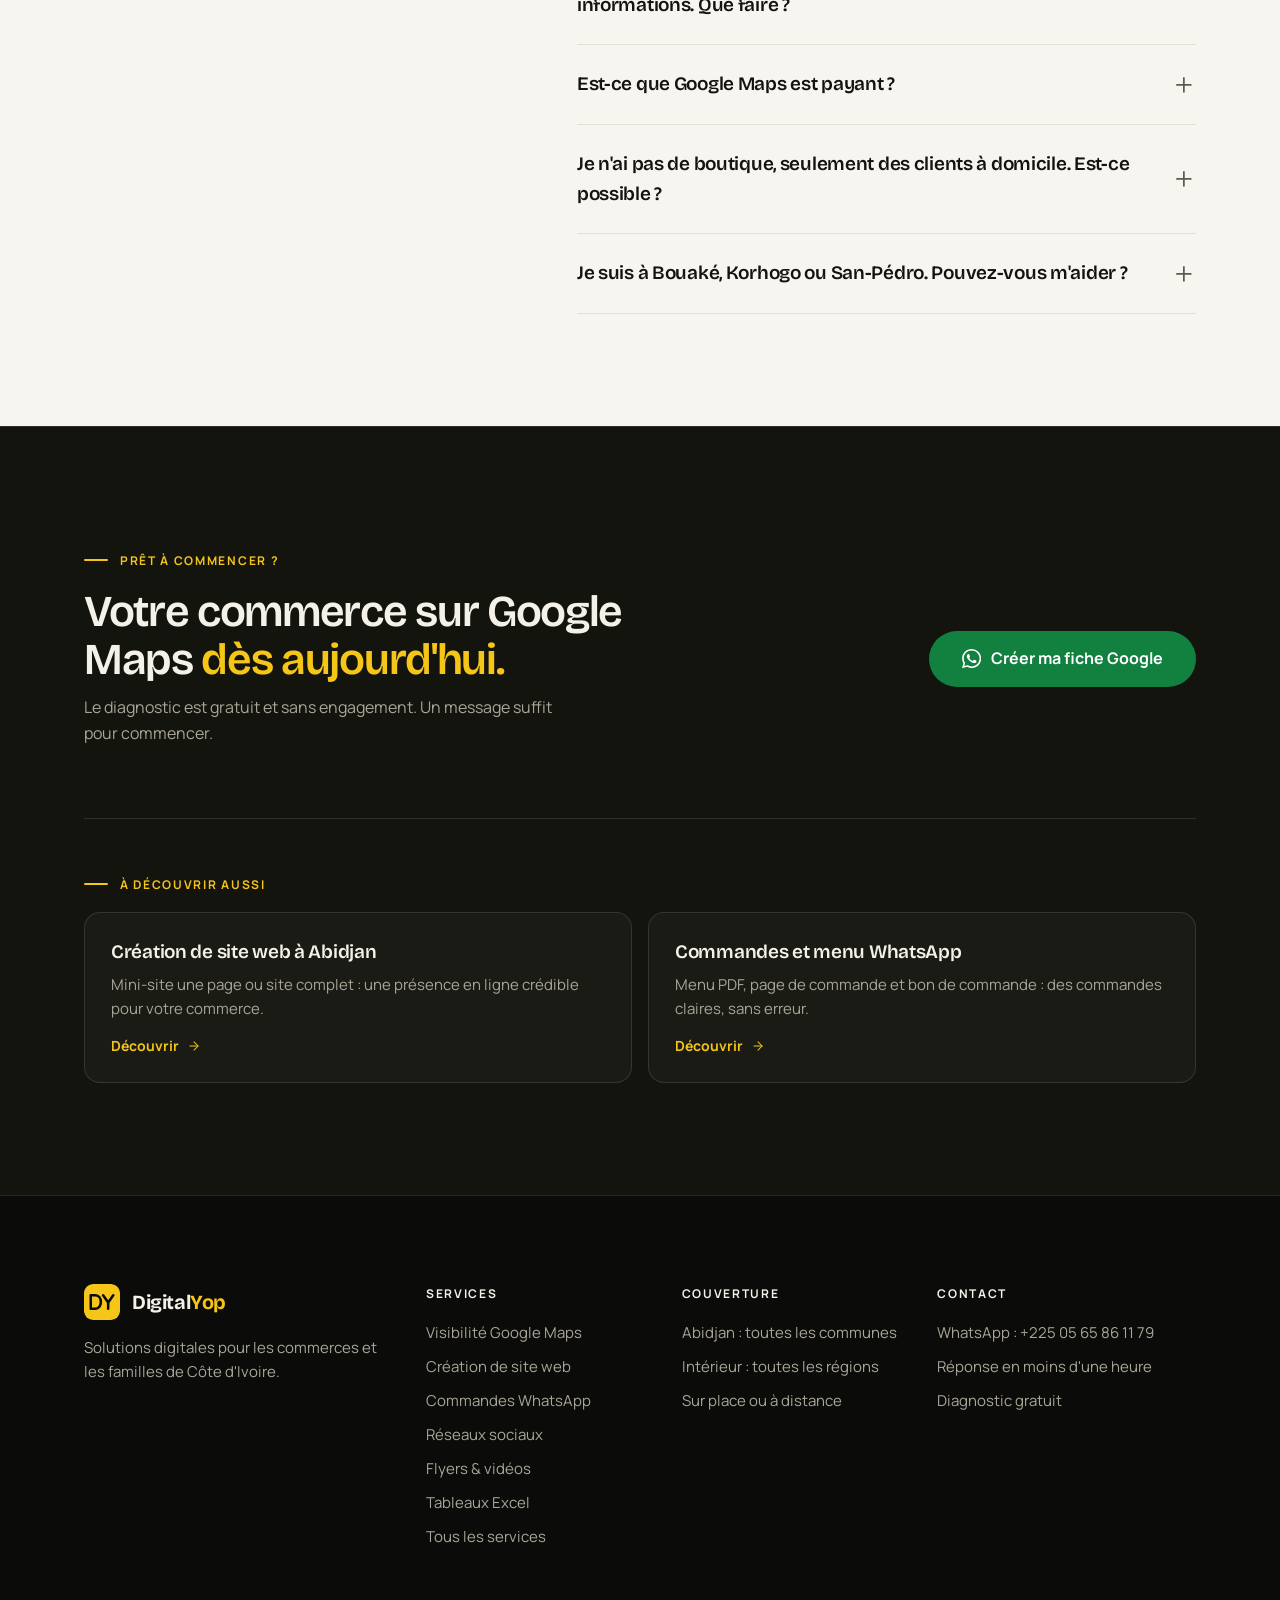
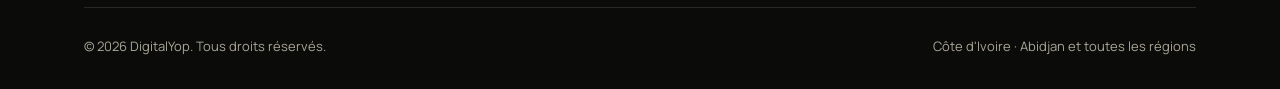
<file: google-maps-abidjan/index.html>
<!DOCTYPE html>
<html lang="fr">
<head>
<meta charset="UTF-8">
<meta name="viewport" content="width=device-width, initial-scale=1">
<title>Apparaître sur Google Maps à Abidjan · Fiche Google Business en 30 min | DigitalYop</title>
<meta name="description" content="Votre commerce n'apparaît pas sur Google Maps ? DigitalYop crée ou corrige votre fiche Google Business en 30 minutes, à Abidjan et partout en Côte d'Ivoire. Paiement après résultat.">
<link rel="canonical" href="https://digitalyop.vercel.app/google-maps-abidjan/">
<meta name="theme-color" content="#0B0B09">
<meta property="og:type" content="website">
<meta property="og:locale" content="fr_CI">
<meta property="og:site_name" content="DigitalYop">
<meta property="og:title" content="Apparaître sur Google Maps à Abidjan · DigitalYop">
<meta property="og:description" content="Votre commerce n'apparaît pas sur Google Maps ? DigitalYop crée ou corrige votre fiche Google Business en 30 minutes, à Abidjan et partout en Côte d'Ivoire. Paiement après résultat.">
<meta property="og:url" content="https://digitalyop.vercel.app/google-maps-abidjan/">
<link rel="icon" type="image/svg+xml" href="/logo-dy.svg">
<link rel="preconnect" href="https://fonts.googleapis.com">
<link rel="preconnect" href="https://fonts.gstatic.com" crossorigin>
<link href="https://fonts.googleapis.com/css2?family=Bricolage+Grotesque:opsz,wght@12..96,500;600;700&family=Manrope:wght@400;500;600;700&display=swap" rel="stylesheet">
<script>document.documentElement.classList.add('js')</script>
<script type="application/ld+json">
{"@context": "https://schema.org", "@graph": [{"@type": "Service", "name": "Création et optimisation de fiche Google Business", "serviceType": "Création et optimisation de fiche Google Business", "description": "Votre commerce n'apparaît pas sur Google Maps ? DigitalYop crée ou corrige votre fiche Google Business en 30 minutes, à Abidjan et partout en Côte d'Ivoire. Paiement après résultat.", "url": "https://digitalyop.vercel.app/google-maps-abidjan/", "provider": {"@type": "ProfessionalService", "name": "DigitalYop", "telephone": "+2250565861179", "url": "https://digitalyop.vercel.app/"}, "areaServed": {"@type": "Country", "name": "Côte d'Ivoire"}, "availableLanguage": "fr"}, {"@type": "BreadcrumbList", "itemListElement": [{"@type": "ListItem", "position": 1, "name": "Accueil", "item": "https://digitalyop.vercel.app/"}, {"@type": "ListItem", "position": 2, "name": "Google Maps", "item": "https://digitalyop.vercel.app/google-maps-abidjan/"}]}, {"@type": "FAQPage", "mainEntity": [{"@type": "Question", "name": "Combien de temps faut-il pour apparaître sur Google Maps ?", "acceptedAnswer": {"@type": "Answer", "text": "Votre fiche est créée ou corrigée en 30 minutes, devant vous. Ensuite Google doit la valider, ce qui peut prendre un peu de temps selon les cas. On vous accompagne jusqu'à la validation."}}, {"@type": "Question", "name": "Est-ce que j'ai besoin d'un site web pour avoir une fiche Google ?", "acceptedAnswer": {"@type": "Answer", "text": "Non. Une fiche Google Business fonctionne sans site web. Elle affiche vos photos, vos horaires, votre adresse et votre numéro. Un site vient en plus si vous voulez présenter plus de choses."}}, {"@type": "Question", "name": "Mon commerce existe déjà sur Google Maps avec de mauvaises informations. Que faire ?", "acceptedAnswer": {"@type": "Answer", "text": "On regarde votre fiche existante, on la récupère et on corrige tout : horaires, adresse, téléphone, photos, catégorie et description."}}, {"@type": "Question", "name": "Est-ce que Google Maps est payant ?", "acceptedAnswer": {"@type": "Answer", "text": "Non, la fiche Google Business est gratuite. Vous payez uniquement notre travail, et seulement après le résultat, par Wave ou Orange Money."}}, {"@type": "Question", "name": "Je n'ai pas de boutique, seulement des clients à domicile. Est-ce possible ?", "acceptedAnswer": {"@type": "Answer", "text": "Dans certains cas, oui : un commerce ou un prestataire sans local peut se présenter avec sa zone d'intervention. On regarde votre situation ensemble pendant le diagnostic gratuit."}}, {"@type": "Question", "name": "Je suis à Bouaké, Korhogo ou San-Pédro. Pouvez-vous m'aider ?", "acceptedAnswer": {"@type": "Answer", "text": "Oui. Nous travaillons dans toute la Côte d'Ivoire. Tout se fait par WhatsApp, vous n'avez pas besoin de vous déplacer."}}]}]}
</script>
<link rel="stylesheet" href="/styles.css">
</head>
<body>

<svg width="0" height="0" style="position:absolute" aria-hidden="true" focusable="false">
  <defs>
    <symbol id="i-wa" viewBox="0 0 24 24"><path stroke="none" d="M17.472 14.382c-.297-.149-1.758-.867-2.03-.967-.273-.099-.471-.148-.67.15-.197.297-.767.966-.94 1.164-.173.199-.347.223-.644.075-.297-.15-1.255-.463-2.39-1.475-.883-.788-1.48-1.761-1.653-2.059-.173-.297-.018-.458.13-.606.134-.133.298-.347.446-.52.149-.174.198-.298.298-.497.099-.198.05-.371-.025-.52-.075-.149-.669-1.612-.916-2.207-.242-.579-.487-.5-.669-.51-.173-.008-.371-.01-.57-.01-.198 0-.52.074-.792.372-.272.297-1.04 1.016-1.04 2.479 0 1.462 1.065 2.875 1.213 3.074.149.198 2.096 3.2 5.077 4.487.709.306 1.262.489 1.694.625.712.227 1.36.195 1.871.118.571-.085 1.758-.719 2.006-1.413.248-.694.248-1.289.173-1.413-.074-.124-.272-.198-.57-.347m-5.421 7.403h-.004a9.87 9.87 0 01-5.031-1.378l-.361-.214-3.741.982.998-3.648-.235-.374a9.86 9.86 0 01-1.51-5.26c.001-5.45 4.436-9.884 9.888-9.884 2.64 0 5.122 1.03 6.988 2.898a9.825 9.825 0 012.893 6.994c-.003 5.45-4.437 9.884-9.885 9.884m8.413-18.297A11.815 11.815 0 0012.05 0C5.495 0 .16 5.335.157 11.892c0 2.096.547 4.142 1.588 5.945L.057 24l6.305-1.654a11.882 11.882 0 005.683 1.448h.005c6.554 0 11.89-5.335 11.893-11.893a11.821 11.821 0 00-3.48-8.413Z"/></symbol>
    <symbol id="i-pin" viewBox="0 0 24 24"><path d="M20 10c0 6-8 12-8 12s-8-6-8-12a8 8 0 0 1 16 0Z"/><circle cx="12" cy="10" r="3"/></symbol>
    <symbol id="i-phone" viewBox="0 0 24 24"><rect width="14" height="20" x="5" y="2" rx="2"/><path d="M12 18h.01"/></symbol>
    <symbol id="i-globe" viewBox="0 0 24 24"><circle cx="12" cy="12" r="10"/><path d="M12 2a14.5 14.5 0 0 0 0 20 14.5 14.5 0 0 0 0-20"/><path d="M2 12h20"/></symbol>
    <symbol id="i-layout" viewBox="0 0 24 24"><rect width="18" height="18" x="3" y="3" rx="2"/><path d="M3 9h18"/><path d="M9 21V9"/></symbol>
    <symbol id="i-cart" viewBox="0 0 24 24"><circle cx="8" cy="21" r="1"/><circle cx="19" cy="21" r="1"/><path d="M2.05 2.05h2l2.66 12.42a2 2 0 0 0 2 1.58h9.78a2 2 0 0 0 1.95-1.57l1.65-7.43H5.12"/></symbol>
    <symbol id="i-box" viewBox="0 0 24 24"><path d="m7.5 4.27 9 5.15"/><path d="M21 8a2 2 0 0 0-1-1.73l-7-4a2 2 0 0 0-2 0l-7 4A2 2 0 0 0 3 8v8a2 2 0 0 0 1 1.73l7 4a2 2 0 0 0 2 0l7-4A2 2 0 0 0 21 16Z"/><path d="m3.3 7 8.7 5 8.7-5"/><path d="M12 22V12"/></symbol>
    <symbol id="i-chart" viewBox="0 0 24 24"><path d="M3 3v18h18"/><path d="M18 17V9"/><path d="M13 17V5"/><path d="M8 17v-3"/></symbol>
    <symbol id="i-home" viewBox="0 0 24 24"><path d="m3 9 9-7 9 7v11a2 2 0 0 1-2 2H5a2 2 0 0 1-2-2z"/><path d="M9 22V12h6v10"/></symbol>
    <symbol id="i-list" viewBox="0 0 24 24"><rect width="8" height="4" x="8" y="2" rx="1"/><path d="M16 4h2a2 2 0 0 1 2 2v14a2 2 0 0 1-2 2H6a2 2 0 0 1-2-2V6a2 2 0 0 1 2-2h2"/><path d="M12 11h4"/><path d="M12 16h4"/><path d="M8 11h.01"/><path d="M8 16h.01"/></symbol>
    <symbol id="i-insta" viewBox="0 0 24 24"><rect width="20" height="20" x="2" y="2" rx="5"/><path d="M16 11.37A4 4 0 1 1 12.63 8 4 4 0 0 1 16 11.37z"/><path d="M17.5 6.5h.01"/></symbol>
    <symbol id="i-image" viewBox="0 0 24 24"><rect width="18" height="18" x="3" y="3" rx="2"/><circle cx="9" cy="9" r="2"/><path d="m21 15-3.086-3.086a2 2 0 0 0-2.828 0L6 21"/></symbol>
    <symbol id="i-video" viewBox="0 0 24 24"><rect width="20" height="14" x="2" y="5" rx="3"/><path d="m10 9.5 4.5 2.5-4.5 2.5z"/><path d="M8 21h8"/></symbol>
  <symbol id="i-ugc" viewBox="0 0 24 24"><rect width="12" height="20" x="6" y="2" rx="3"/><circle cx="12" cy="10" r="2.5"/><path d="M8.5 17c.6-1.7 1.9-2.5 3.5-2.5s2.9.8 3.5 2.5"/></symbol>
  <symbol id="i-check" viewBox="0 0 24 24"><path d="M20 6 9 17l-5-5"/></symbol>
    <symbol id="i-arrow" viewBox="0 0 24 24"><path d="M5 12h14"/><path d="m12 5 7 7-7 7"/></symbol>
    <symbol id="i-plus" viewBox="0 0 24 24"><path d="M5 12h14"/><path d="M12 5v14"/></symbol>
    <symbol id="i-search" viewBox="0 0 24 24"><circle cx="11" cy="11" r="8"/><path d="m21 21-4.3-4.3"/></symbol>
    <symbol id="i-chat" viewBox="0 0 24 24"><path d="M21 15a2 2 0 0 1-2 2H7l-4 4V5a2 2 0 0 1 2-2h14a2 2 0 0 1 2 2z"/></symbol>
    <symbol id="i-book" viewBox="0 0 24 24"><path d="M4 19.5v-15A2.5 2.5 0 0 1 6.5 2H19a1 1 0 0 1 1 1v18a1 1 0 0 1-1 1H6.5a1 1 0 0 1 0-5H20"/></symbol>
    <symbol id="i-shield" viewBox="0 0 24 24"><path d="M20 13c0 5-3.5 7.5-7.66 8.95a1 1 0 0 1-.67-.01C7.5 20.5 4 18 4 13V6a1 1 0 0 1 1-1c2 0 4.5-1.2 6.24-2.72a1.17 1.17 0 0 1 1.52 0C14.51 3.81 17 5 19 5a1 1 0 0 1 1 1z"/><path d="m9 12 2 2 4-4"/></symbol>
    <symbol id="i-clock" viewBox="0 0 24 24"><circle cx="12" cy="12" r="10"/><path d="M12 6v6l4 2"/></symbol>
    <symbol id="i-eye" viewBox="0 0 24 24"><path d="M2.06 12.35a1 1 0 0 1 0-.7 10.75 10.75 0 0 1 19.88 0 1 1 0 0 1 0 .7 10.75 10.75 0 0 1-19.88 0"/><circle cx="12" cy="12" r="3"/></symbol>
    <symbol id="i-wallet" viewBox="0 0 24 24"><path d="M19 7V4a1 1 0 0 0-1-1H5a2 2 0 0 0 0 4h15a1 1 0 0 1 1 1v4h-3a2 2 0 0 0 0 4h3a1 1 0 0 0 1-1v-2a1 1 0 0 0-1-1"/><path d="M3 5v14a2 2 0 0 0 2 2h15a1 1 0 0 0 1-1v-4"/></symbol>
    <symbol id="i-map" viewBox="0 0 24 24"><path d="M14.106 5.553a2 2 0 0 0 1.788 0l3.659-1.83A1 1 0 0 1 21 4.619v12.764a1 1 0 0 1-.553.894l-4.553 2.277a2 2 0 0 1-1.788 0l-4.212-2.106a2 2 0 0 0-1.788 0l-3.659 1.83A1 1 0 0 1 3 19.381V6.618a1 1 0 0 1 .553-.894l4.553-2.277a2 2 0 0 1 1.788 0z"/><path d="M15 5.764v15"/><path d="M9 3.236v15"/></symbol>
    <symbol id="i-building" viewBox="0 0 24 24"><rect width="16" height="20" x="4" y="2" rx="2"/><path d="M9 22v-4h6v4"/><path d="M8 6h.01M16 6h.01M12 6h.01M12 10h.01M12 14h.01M16 10h.01M16 14h.01M8 10h.01M8 14h.01"/></symbol>
  </defs>
</svg>

<header class="nav" id="nav">
  <div class="wrap">
    <a class="brand" href="/" aria-label="DigitalYop, retour à l'accueil">
      <img src="/logo-dy.svg" alt="" width="36" height="36">
      <span>Digital<b>Yop</b></span>
    </a>
    <div class="nav-right">
      <a class="btn btn-wa nav-cta" href="https://wa.me/2250565861179?text=Bonjour%20DigitalYop%20%21%20Je%20voudrais%20en%20savoir%20plus%20sur%20vos%20services." target="_blank" rel="noopener">
        <svg class="i i-fill" aria-hidden="true"><use href="#i-wa"/></svg>Nous contacter
      </a>
      <button class="burger-btn" id="menu-btn" type="button" aria-expanded="false" aria-controls="menu">
        <span class="burger" aria-hidden="true"><i></i><i></i><i></i></span>
        <span>Menu</span>
      </button>
    </div>
  </div>
  <div class="menu" id="menu" hidden>
    <nav class="menu-inner" aria-label="Menu principal">
      <p class="menu-title">Nos services</p>
      <ul class="menu-cards">
        <li><a class="menu-card" href="/google-maps-abidjan/" aria-current="page"><span class="menu-ic"><svg class="i" aria-hidden="true"><use href="#i-pin"/></svg></span><span class="menu-txt"><strong>Google Maps</strong><span>Fiche Google Business en 30 minutes</span></span><svg class="i menu-go" aria-hidden="true"><use href="#i-arrow"/></svg></a></li>
        <li><a class="menu-card" href="/creation-site-web-abidjan/"><span class="menu-ic"><svg class="i" aria-hidden="true"><use href="#i-globe"/></svg></span><span class="menu-txt"><strong>Sites web</strong><span>Mini-site une page ou site complet</span></span><svg class="i menu-go" aria-hidden="true"><use href="#i-arrow"/></svg></a></li>
        <li><a class="menu-card" href="/commande-whatsapp-abidjan/"><span class="menu-ic"><svg class="i" aria-hidden="true"><use href="#i-cart"/></svg></span><span class="menu-txt"><strong>Commandes WhatsApp</strong><span>Menu PDF, page et bon de commande</span></span><svg class="i menu-go" aria-hidden="true"><use href="#i-arrow"/></svg></a></li>
        <li><a class="menu-card" href="/gestion-reseaux-sociaux-abidjan/"><span class="menu-ic"><svg class="i" aria-hidden="true"><use href="#i-insta"/></svg></span><span class="menu-txt"><strong>Réseaux sociaux</strong><span>Instagram et Facebook gérés pour vous</span></span><svg class="i menu-go" aria-hidden="true"><use href="#i-arrow"/></svg></a></li>
        <li><a class="menu-card" href="/flyers-videos-publicitaires-abidjan/"><span class="menu-ic"><svg class="i" aria-hidden="true"><use href="#i-image"/></svg></span><span class="menu-txt"><strong>Flyers et vidéos</strong><span>Visuels, motion design et UGC</span></span><svg class="i menu-go" aria-hidden="true"><use href="#i-arrow"/></svg></a></li>
        <li><a class="menu-card" href="/tableaux-excel-gestion-abidjan/"><span class="menu-ic"><svg class="i" aria-hidden="true"><use href="#i-chart"/></svg></span><span class="menu-txt"><strong>Tableaux Excel</strong><span>Stock, ventes, budget et sur mesure</span></span><svg class="i menu-go" aria-hidden="true"><use href="#i-arrow"/></svg></a></li>
      </ul>
      <ul class="menu-links">
        <li><a href="/">Accueil</a></li>
        <li><a href="/#services">Tous les services</a></li>
        <li><a href="/#methode">Méthode</a></li>
        <li><a href="/#garanties">Garanties</a></li>
        <li><a href="/#couverture">Couverture</a></li>
        <li><a href="/#faq">Questions</a></li>
      </ul>
      <a class="btn btn-wa btn-lg menu-cta" href="https://wa.me/2250565861179?text=Bonjour%20DigitalYop%20%21%20Je%20voudrais%20un%20diagnostic%20gratuit%20de%20ma%20pr%C3%A9sence%20en%20ligne.%20Pouvez-vous%20m%27aider%20%3F" target="_blank" rel="noopener">
        <svg class="i i-fill" aria-hidden="true"><use href="#i-wa"/></svg>Diagnostic gratuit sur WhatsApp
      </a>
    </nav>
  </div>
</header>

<main id="top">
<section class="hero page-hero dark">
  <div class="wrap hero-grid">
    <div>
      <ol class="crumbs rise" aria-label="Fil d'Ariane"><li><a href="/">Accueil</a></li><li><span aria-current="page">Google Maps</span></li></ol>
      <p class="pill rise"><svg class="i" aria-hidden="true"><use href="#i-map"/></svg>Google Maps · Abidjan &amp; toute la Côte d'Ivoire</p>
      <h1 class="rise" style="--d:.08s">Apparaissez sur <em>Google Maps</em>, là où vos clients cherchent.</h1>
      <p class="hero-sub rise" style="--d:.16s">On crée ou on corrige votre fiche Google Business en <strong>30 minutes, devant vous</strong>. Photos, horaires, adresse : votre commerce devient visible dès aujourd'hui.</p>
      <div class="hero-actions rise" style="--d:.24s">
        <a class="btn btn-wa btn-lg" href="https://wa.me/2250565861179?text=Bonjour%20DigitalYop%20%21%20Je%20voudrais%20cr%C3%A9er%20ou%20corriger%20ma%20fiche%20Google%20Business%20pour%20appara%C3%AEtre%20sur%20Google%20Maps.%20Pouvez-vous%20m%27aider%20%3F" target="_blank" rel="noopener">
          <svg class="i i-fill" aria-hidden="true"><use href="#i-wa"/></svg>Créer ma fiche Google
        </a>
        <a class="btn btn-ghost btn-lg" href="#inclus">Voir ce qui est inclus</a>
      </div>
      <ul class="assure rise" style="--d:.32s">
        <li><svg class="i" aria-hidden="true"><use href="#i-clock"/></svg>Fait en 30 minutes</li>
        <li><svg class="i" aria-hidden="true"><use href="#i-shield"/></svg>Paiement après résultat</li>
        <li><svg class="i" aria-hidden="true"><use href="#i-pin"/></svg>Partout en Côte d'Ivoire</li>
      </ul>
    </div>

    <div class="gcard rise" style="--d:.2s" role="img" aria-label="Exemple de fiche Google Business d'un restaurant à Cocody, avec boutons Appeler, Itinéraire et Site, horaires et photos.">
      <div class="gmap-view" aria-hidden="true"><svg class="i"><use href="#i-pin"/></svg></div>
      <div class="gbody" aria-hidden="true">
        <h2>Chez Maman Awa</h2>
        <p class="gmeta">Restaurant · Cocody · <span class="gopen">Ouvert</span></p>
        <div class="gacts">
          <span><svg class="i"><use href="#i-phone"/></svg>Appeler</span>
          <span><svg class="i"><use href="#i-map"/></svg>Itinéraire</span>
          <span><svg class="i"><use href="#i-globe"/></svg>Site</span>
        </div>
        <ul class="grows">
          <li><svg class="i"><use href="#i-clock"/></svg>Horaires à jour</li>
          <li><svg class="i"><use href="#i-pin"/></svg>Adresse exacte sur la carte</li>
          <li><svg class="i"><use href="#i-image"/></svg>Photos de votre commerce</li>
        </ul>
      </div>
      <p class="chat-note gnote">Exemple de fiche (nom fictif).</p>
    </div>
  </div>
</section>

<section class="section" id="pourquoi">
  <div class="wrap problem-grid">
    <div class="sec-head reveal">
      <p class="eyebrow">Pourquoi c'est important</p>
      <h2 class="h2">Quand on cherche « près de moi », Google ne montre que quelques commerces.</h2>
      <p class="lead">Un client tape « restaurant à Cocody » ou « salon de coiffure à Yopougon » sur son téléphone. Google lui affiche une carte avec quelques adresses. Si vous n'y êtes pas, il appelle le voisin.</p>
    </div>
    <div class="problems">
      <article class="problem reveal">
        <div class="ico"><svg class="i" aria-hidden="true"><use href="#i-search"/></svg></div>
        <h3>Introuvable sur la carte</h3>
        <p>Sans fiche, votre commerce n'existe pas pour Google. Les clients de passage ne vous voient jamais.</p>
      </article>
      <article class="problem reveal" style="--d:.08s">
        <div class="ico"><svg class="i" aria-hidden="true"><use href="#i-list"/></svg></div>
        <h3>Fiche incomplète</h3>
        <p>Pas de photos, pas d'horaires, pas de description : le client hésite et choisit un commerce plus clair.</p>
      </article>
      <article class="problem reveal" style="--d:.16s">
        <div class="ico"><svg class="i" aria-hidden="true"><use href="#i-pin"/></svg></div>
        <h3>Informations fausses</h3>
        <p>Mauvaise adresse, ancien numéro, horaires dépassés : le client se déplace pour rien ou abandonne.</p>
      </article>
      <article class="problem reveal" style="--d:.24s">
        <div class="ico"><svg class="i" aria-hidden="true"><use href="#i-shield"/></svg></div>
        <h3>Aucune confiance</h3>
        <p>Une fiche active permet à vos clients satisfaits de laisser un avis. Cet avis rassure les suivants.</p>
      </article>
    </div>
  </div>
</section>

<section class="section services" id="inclus">
  <div class="wrap">
    <div class="sec-head reveal">
      <p class="eyebrow">Ce qui est inclus</p>
      <h2 class="h2">Votre fiche Google Business, prête à recevoir des clients.</h2>
      <p class="lead">Une fiche complète et propre vaut mieux qu'une fiche vide. Voici ce qu'on met en place pour vous.</p>
    </div>
    <ul class="checks two reveal">
      <li><svg class="i" aria-hidden="true"><use href="#i-check"/></svg><div><strong>Création ou récupération de votre fiche</strong><span>Votre commerce est créé sur Google Maps. S'il existe déjà, on récupère et on corrige la fiche.</span></div></li>
      <li><svg class="i" aria-hidden="true"><use href="#i-check"/></svg><div><strong>Photos de votre commerce</strong><span>Vos plus belles photos, mises en valeur pour donner envie de venir.</span></div></li>
      <li><svg class="i" aria-hidden="true"><use href="#i-check"/></svg><div><strong>Horaires, adresse et téléphone</strong><span>Des informations exactes, pour que vos clients vous trouvent et vous appellent sans erreur.</span></div></li>
      <li><svg class="i" aria-hidden="true"><use href="#i-check"/></svg><div><strong>Catégorie et description optimisées</strong><span>Pour apparaître sur les bonnes recherches : restaurant, salon de coiffure, boutique, garage…</span></div></li>
      <li><svg class="i" aria-hidden="true"><use href="#i-check"/></svg><div><strong>Position exacte sur la carte</strong><span>Vos clients voient votre emplacement et lancent l'itinéraire en un clic.</span></div></li>
      <li><svg class="i" aria-hidden="true"><use href="#i-check"/></svg><div><strong>Accompagnement jusqu'à la validation</strong><span>On vous guide pour que Google valide votre fiche et qu'elle soit visible.</span></div></li>
    </ul>
    <div class="sec-foot reveal">
      <a class="btn btn-wa btn-lg" href="https://wa.me/2250565861179?text=Bonjour%20DigitalYop%20%21%20Je%20voudrais%20cr%C3%A9er%20ou%20corriger%20ma%20fiche%20Google%20Business%20pour%20appara%C3%AEtre%20sur%20Google%20Maps.%20Pouvez-vous%20m%27aider%20%3F" target="_blank" rel="noopener">
        <svg class="i i-fill" aria-hidden="true"><use href="#i-wa"/></svg>Je veux ma fiche Google
      </a>
    </div>
  </div>
</section>

<section class="section dark" id="methode">
  <div class="wrap">
    <div class="sec-head reveal">
      <p class="eyebrow">Comment ça marche</p>
      <h2 class="h2">Votre fiche Google Maps en 4 étapes.</h2>
      <p class="lead">Pas de démarche compliquée. Vous nous écrivez, on s'occupe du reste.</p>
    </div>
    <ol class="steps">
      <li class="step reveal">
        <p class="step-n">ÉTAPE 01</p>
        <h3>Vous nous écrivez sur WhatsApp</h3>
        <p>Dites-nous votre activité et votre ville. On répond en moins d'une heure.</p>
      </li>
      <li class="step reveal" style="--d:.08s">
        <p class="step-n">ÉTAPE 02</p>
        <h3>On cherche votre commerce</h3>
        <p>On vérifie si vous existez déjà sur Google Maps, et dans quel état est votre fiche.</p>
      </li>
      <li class="step reveal" style="--d:.16s">
        <p class="step-n">ÉTAPE 03</p>
        <h3>On crée ou corrige la fiche en 30 minutes</h3>
        <p>Photos, horaires, adresse, description. Vous suivez chaque étape, sur place ou à distance.</p>
      </li>
      <li class="step reveal" style="--d:.24s">
        <p class="step-n">ÉTAPE 04</p>
        <h3>Vous validez, puis vous payez</h3>
        <p>Wave ou Orange Money, uniquement quand vous êtes satisfait du résultat.</p>
      </li>
    </ol>
  </div>
</section>

<section class="section" id="commerces">
  <div class="wrap">
    <div class="sec-head reveal">
      <p class="eyebrow">Pour quels commerces ?</p>
      <h2 class="h2">Restaurants, salons, boutiques : tous les commerces peuvent apparaître.</h2>
      <p class="lead">Dès que vos clients vous cherchent près d'eux, une fiche Google Maps travaille pour vous, jour et nuit.</p>
    </div>
    <div class="reveal"><ul class="chips light"><li>Restaurants et maquis</li><li>Boutiques</li><li>Salons de coiffure</li><li>Salons de beauté</li><li>Pharmacies</li><li>Garages et mécaniciens</li><li>Hôtels et résidences</li><li>Artisans</li><li>Écoles et centres de formation</li><li>Cabinets et cliniques</li><li>Grossistes</li><li>Prestataires de services</li></ul></div>
  </div>
</section>

<section class="section dark" id="villes">
  <div class="wrap cover-grid">
    <div class="reveal">
      <p class="eyebrow">Zones couvertes</p>
      <h2 class="h2">Une fiche Google Maps à Abidjan et dans toute la Côte d'Ivoire.</h2>
      <p class="lead">Fiche Google Business à Cocody, Yopougon, Abobo, Marcory ou Plateau, comme à Bouaké, Yamoussoukro, San-Pédro ou Korhogo. Sur place ou à distance par WhatsApp.</p>
    </div>
    <div class="cover-groups reveal" style="--d:.1s">
      <div class="cover-group">
        <h3><svg class="i" aria-hidden="true"><use href="#i-building"/></svg>Abidjan : toutes les communes</h3>
        <ul class="chips"><li>Abobo</li><li>Adjamé</li><li>Attécoubé</li><li>Cocody</li><li>Koumassi</li><li>Marcory</li><li>Plateau</li><li>Port-Bouët</li><li>Treichville</li><li>Yopougon</li><li>Bingerville</li><li>Anyama</li><li>Songon</li></ul>
      </div>
      <div class="cover-group">
        <h3><svg class="i" aria-hidden="true"><use href="#i-map"/></svg>Intérieur du pays</h3>
        <ul class="chips"><li>Yamoussoukro</li><li>Bouaké</li><li>San-Pédro</li><li>Daloa</li><li>Korhogo</li><li>Man</li><li>Abengourou</li><li>Gagnoa</li><li>Divo</li><li>Grand-Bassam</li><li>Bondoukou</li><li>Odienné</li><li>Séguéla</li><li>Ferkessédougou</li><li>Soubré</li><li>Agboville</li><li class="all">Et toutes les autres villes</li></ul>
      </div>
    </div>
  </div>
</section>

<section class="section" id="faq">
  <div class="wrap faq-grid">
    <div class="reveal">
      <p class="eyebrow">Questions fréquentes</p>
      <h2 class="h2">Google Maps : les questions qu'on nous pose.</h2>
    </div>
    <div class="faq-list reveal" style="--d:.1s">
      <details>
        <summary>Combien de temps faut-il pour apparaître sur Google Maps ?<svg class="i" aria-hidden="true"><use href="#i-plus"/></svg></summary>
        <p>Votre fiche est créée ou corrigée en 30 minutes, devant vous. Ensuite Google doit la valider, ce qui peut prendre un peu de temps selon les cas. On vous accompagne jusqu&apos;à la validation.</p>
      </details>
      <details>
        <summary>Est-ce que j&apos;ai besoin d&apos;un site web pour avoir une fiche Google ?<svg class="i" aria-hidden="true"><use href="#i-plus"/></svg></summary>
        <p>Non. Une fiche Google Business fonctionne sans site web. Elle affiche vos photos, vos horaires, votre adresse et votre numéro. Un site vient en plus si vous voulez présenter plus de choses.</p>
      </details>
      <details>
        <summary>Mon commerce existe déjà sur Google Maps avec de mauvaises informations. Que faire ?<svg class="i" aria-hidden="true"><use href="#i-plus"/></svg></summary>
        <p>On regarde votre fiche existante, on la récupère et on corrige tout : horaires, adresse, téléphone, photos, catégorie et description.</p>
      </details>
      <details>
        <summary>Est-ce que Google Maps est payant ?<svg class="i" aria-hidden="true"><use href="#i-plus"/></svg></summary>
        <p>Non, la fiche Google Business est gratuite. Vous payez uniquement notre travail, et seulement après le résultat, par Wave ou Orange Money.</p>
      </details>
      <details>
        <summary>Je n&apos;ai pas de boutique, seulement des clients à domicile. Est-ce possible ?<svg class="i" aria-hidden="true"><use href="#i-plus"/></svg></summary>
        <p>Dans certains cas, oui : un commerce ou un prestataire sans local peut se présenter avec sa zone d&apos;intervention. On regarde votre situation ensemble pendant le diagnostic gratuit.</p>
      </details>
      <details>
        <summary>Je suis à Bouaké, Korhogo ou San-Pédro. Pouvez-vous m&apos;aider ?<svg class="i" aria-hidden="true"><use href="#i-plus"/></svg></summary>
        <p>Oui. Nous travaillons dans toute la Côte d&apos;Ivoire. Tout se fait par WhatsApp, vous n&apos;avez pas besoin de vous déplacer.</p>
      </details>
    </div>
  </div>
</section>

<section class="section dark contact" id="contact">
  <div class="wrap">
    <div class="cta-band reveal">
      <div>
        <p class="eyebrow">Prêt à commencer ?</p>
        <h2>Votre commerce sur Google Maps <em>dès aujourd'hui.</em></h2>
        <p>Le diagnostic est gratuit et sans engagement. Un message suffit pour commencer.</p>
      </div>
      <a class="btn btn-wa btn-lg" href="https://wa.me/2250565861179?text=Bonjour%20DigitalYop%20%21%20Je%20voudrais%20cr%C3%A9er%20ou%20corriger%20ma%20fiche%20Google%20Business%20pour%20appara%C3%AEtre%20sur%20Google%20Maps.%20Pouvez-vous%20m%27aider%20%3F" target="_blank" rel="noopener">
        <svg class="i i-fill" aria-hidden="true"><use href="#i-wa"/></svg>Créer ma fiche Google
      </a>
    </div>
    <div class="more-block reveal">
      <p class="eyebrow">À découvrir aussi</p>
      <div class="more-grid">
        <a class="more" href="/creation-site-web-abidjan/"><strong>Création de site web à Abidjan</strong><span>Mini-site une page ou site complet : une présence en ligne crédible pour votre commerce.</span><em>Découvrir <svg class="i" aria-hidden="true"><use href="#i-arrow"/></svg></em></a>
        <a class="more" href="/commande-whatsapp-abidjan/"><strong>Commandes et menu WhatsApp</strong><span>Menu PDF, page de commande et bon de commande : des commandes claires, sans erreur.</span><em>Découvrir <svg class="i" aria-hidden="true"><use href="#i-arrow"/></svg></em></a>
      </div>
    </div>
  </div>
</section>
</main>

<footer class="footer dark">
  <div class="wrap">
    <div class="foot-grid">
      <div class="foot-brand">
        <a class="brand" href="/" aria-label="DigitalYop, retour à l'accueil">
          <img src="/logo-dy.svg" alt="" width="36" height="36">
          <span>Digital<b>Yop</b></span>
        </a>
        <p>Solutions digitales pour les commerces et les familles de Côte d'Ivoire.</p>
      </div>
      <div class="foot-col">
        <h4>Services</h4>
        <ul>
          <li><a href="/google-maps-abidjan/">Visibilité Google Maps</a></li>
          <li><a href="/creation-site-web-abidjan/">Création de site web</a></li>
          <li><a href="/commande-whatsapp-abidjan/">Commandes WhatsApp</a></li>
          <li><a href="/gestion-reseaux-sociaux-abidjan/">Réseaux sociaux</a></li>
          <li><a href="/flyers-videos-publicitaires-abidjan/">Flyers &amp; vidéos</a></li>
          <li><a href="/tableaux-excel-gestion-abidjan/">Tableaux Excel</a></li>
          <li><a href="/#services">Tous les services</a></li>
        </ul>
      </div>
      <div class="foot-col">
        <h4>Couverture</h4>
        <ul>
          <li>Abidjan : toutes les communes</li>
          <li>Intérieur : toutes les régions</li>
          <li>Sur place ou à distance</li>
        </ul>
      </div>
      <div class="foot-col">
        <h4>Contact</h4>
        <ul>
          <li><a href="https://wa.me/2250565861179?text=Bonjour%20DigitalYop%20%21%20Je%20voudrais%20en%20savoir%20plus%20sur%20vos%20services." target="_blank" rel="noopener">WhatsApp : +225 05 65 86 11 79</a></li>
          <li>Réponse en moins d'une heure</li>
          <li>Diagnostic gratuit</li>
        </ul>
      </div>
    </div>
    <div class="foot-bottom">
      <span>© 2026 DigitalYop. Tous droits réservés.</span>
      <span>Côte d'Ivoire · Abidjan et toutes les régions</span>
    </div>
  </div>
</footer>

<div class="bar" id="bar">
  <a class="btn btn-wa" href="https://wa.me/2250565861179?text=Bonjour%20DigitalYop%20%21%20Je%20voudrais%20cr%C3%A9er%20ou%20corriger%20ma%20fiche%20Google%20Business%20pour%20appara%C3%AEtre%20sur%20Google%20Maps.%20Pouvez-vous%20m%27aider%20%3F" target="_blank" rel="noopener">
    <svg class="i i-fill" aria-hidden="true"><use href="#i-wa"/></svg>Écrire sur WhatsApp
  </a>
</div>

<script src="/page.js" defer></script>
<script src="/menu.js" defer></script>
</body>
</html>
</file>
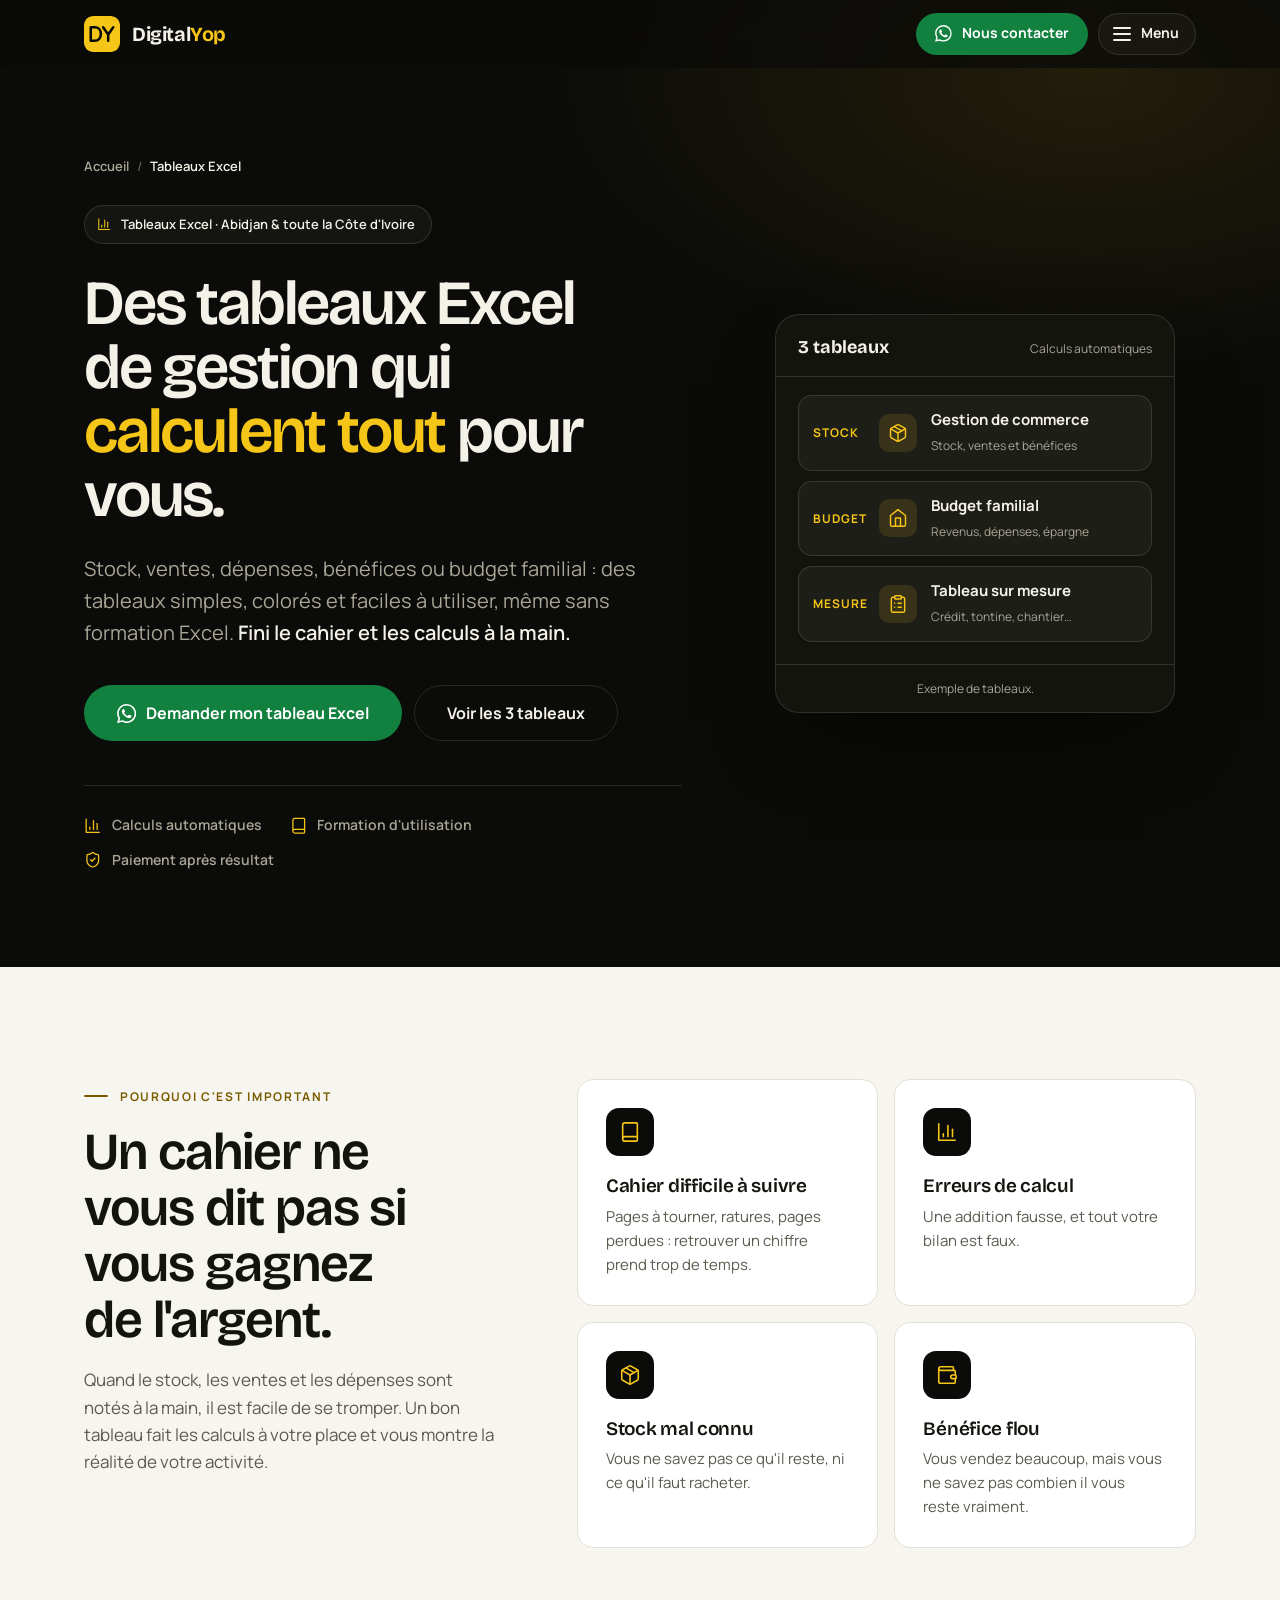
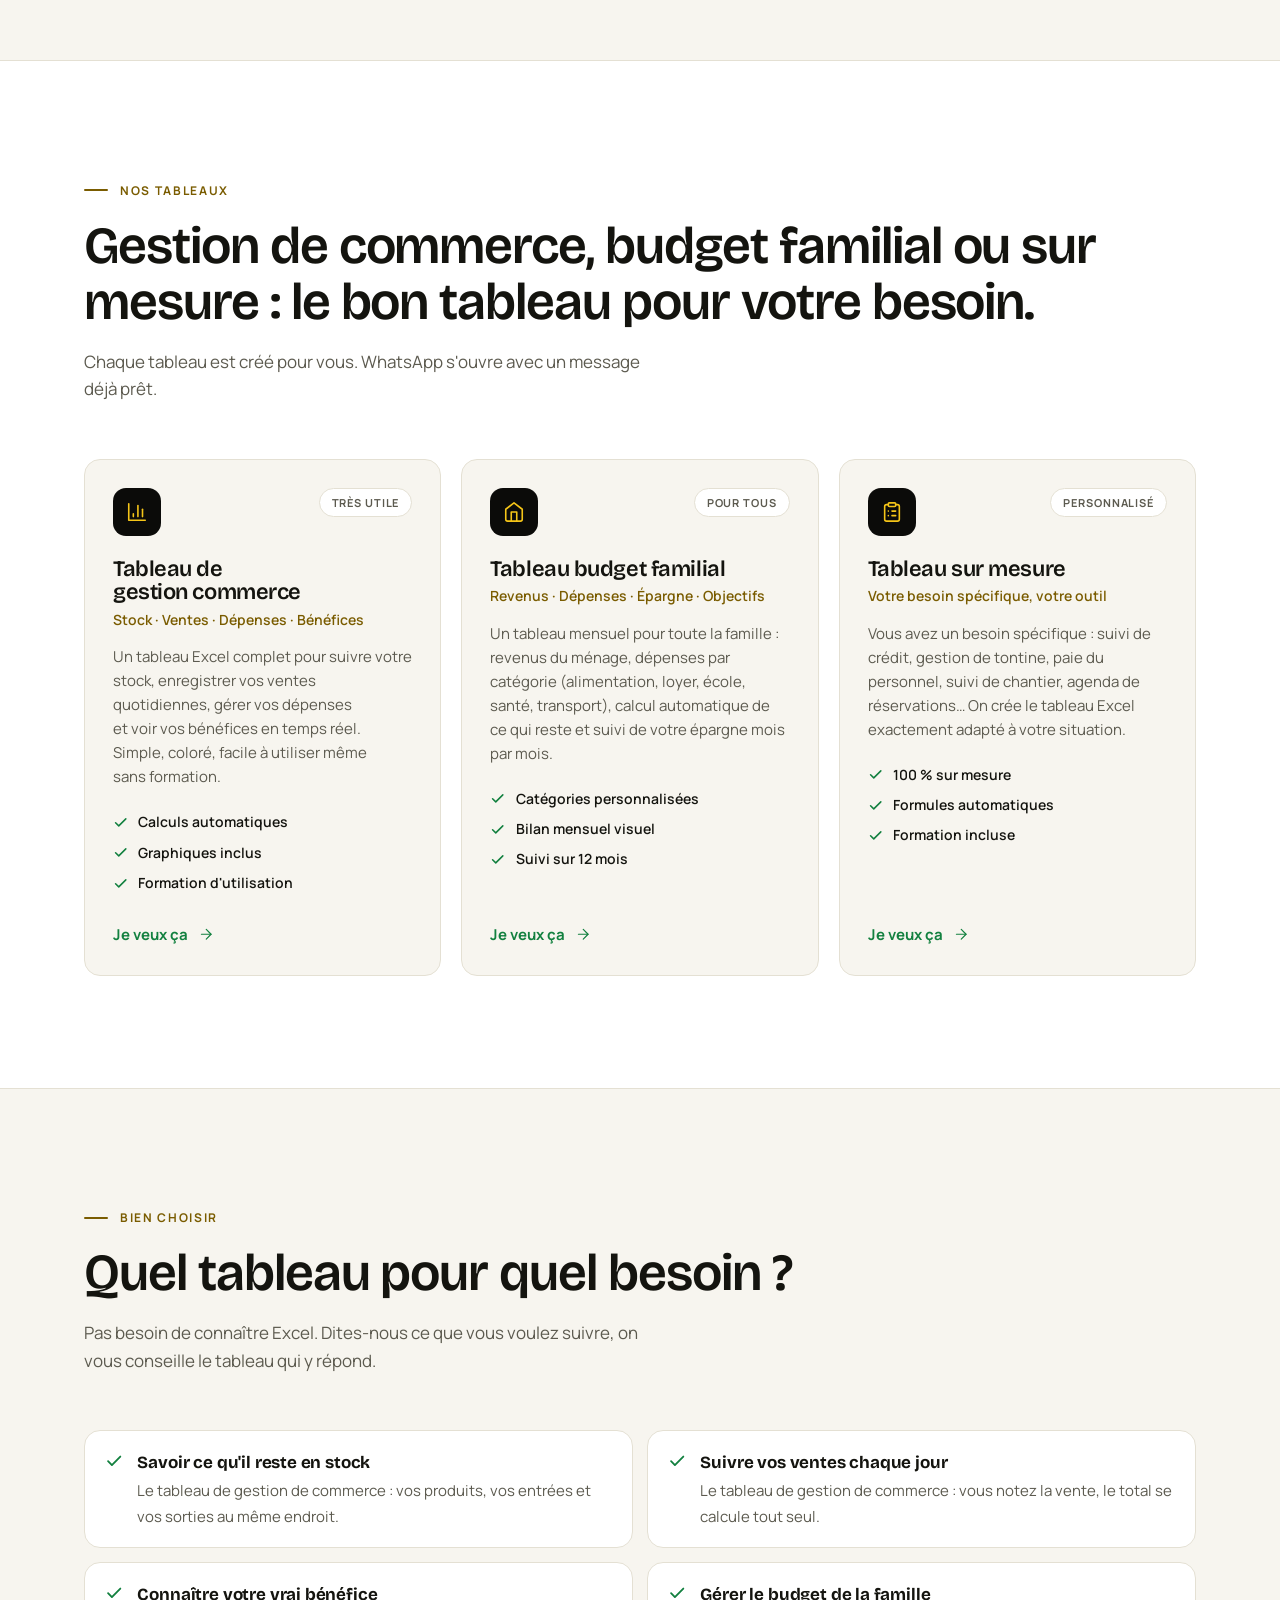
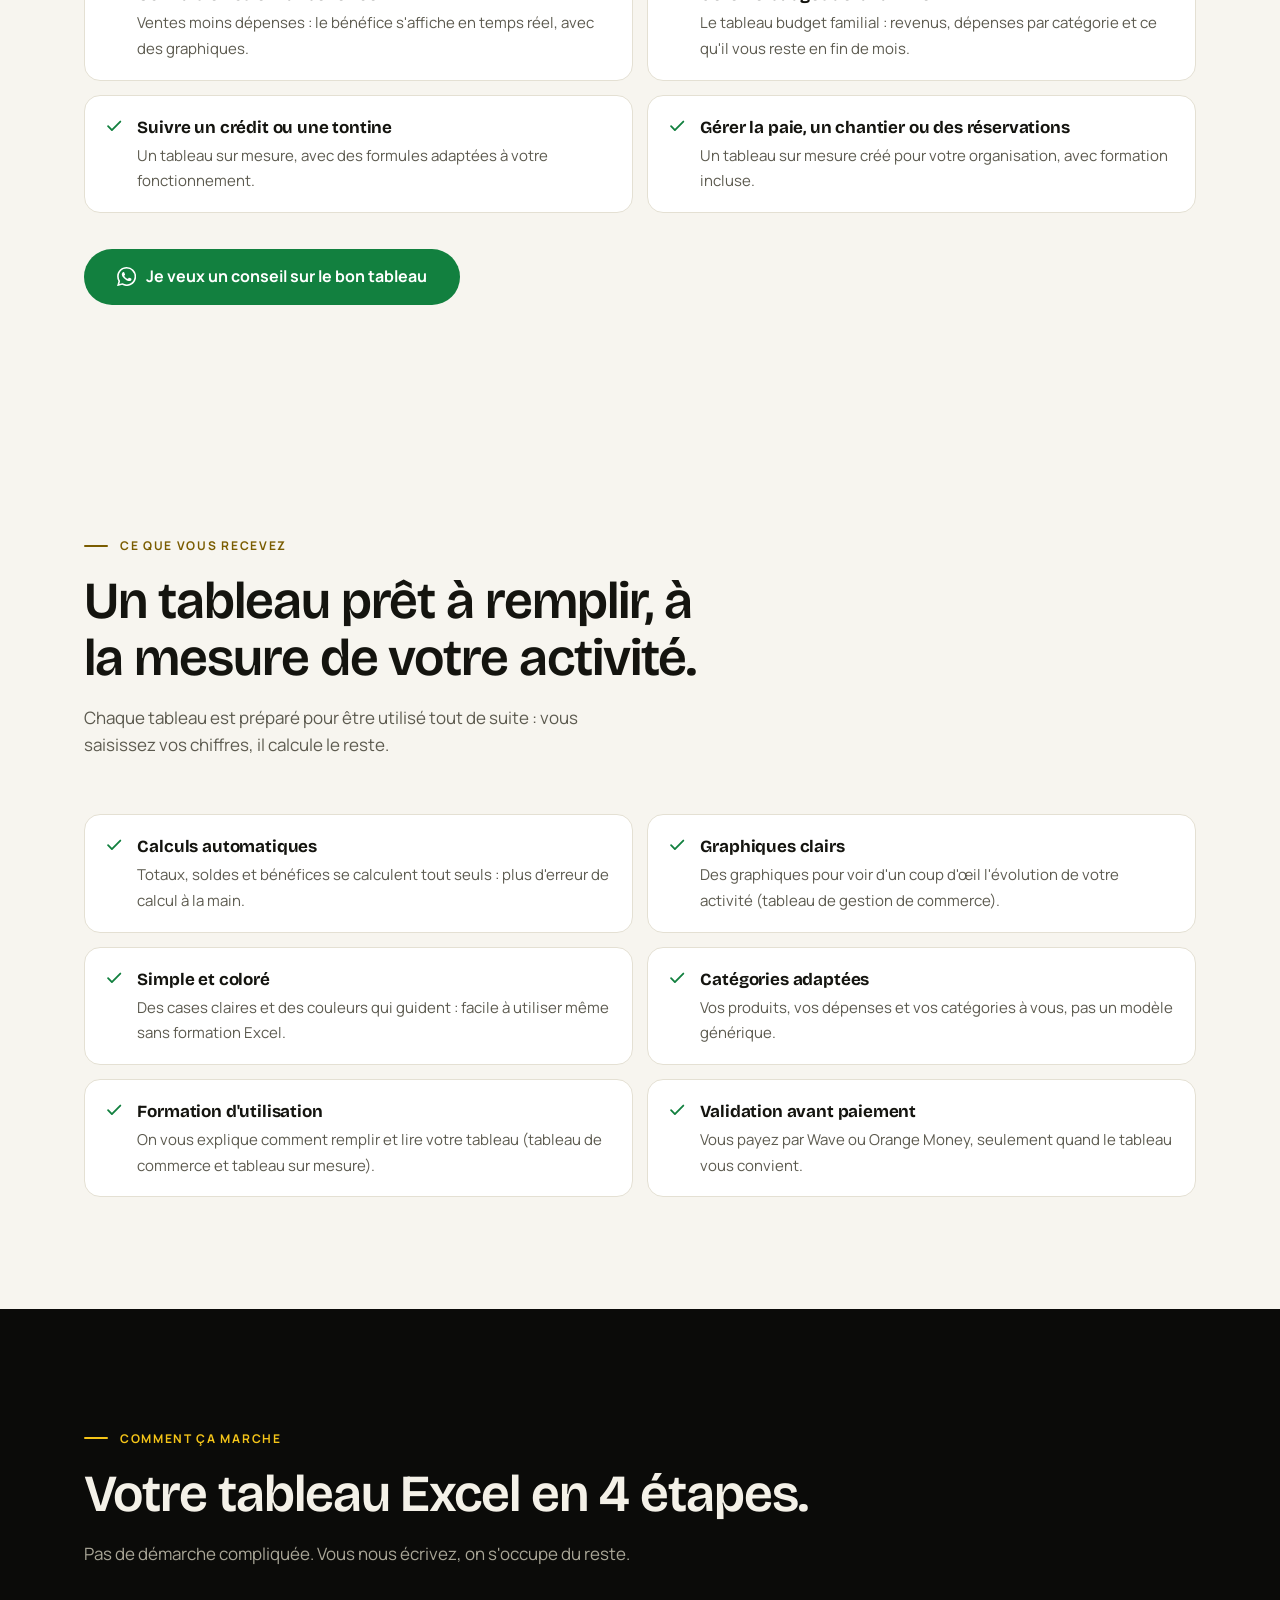
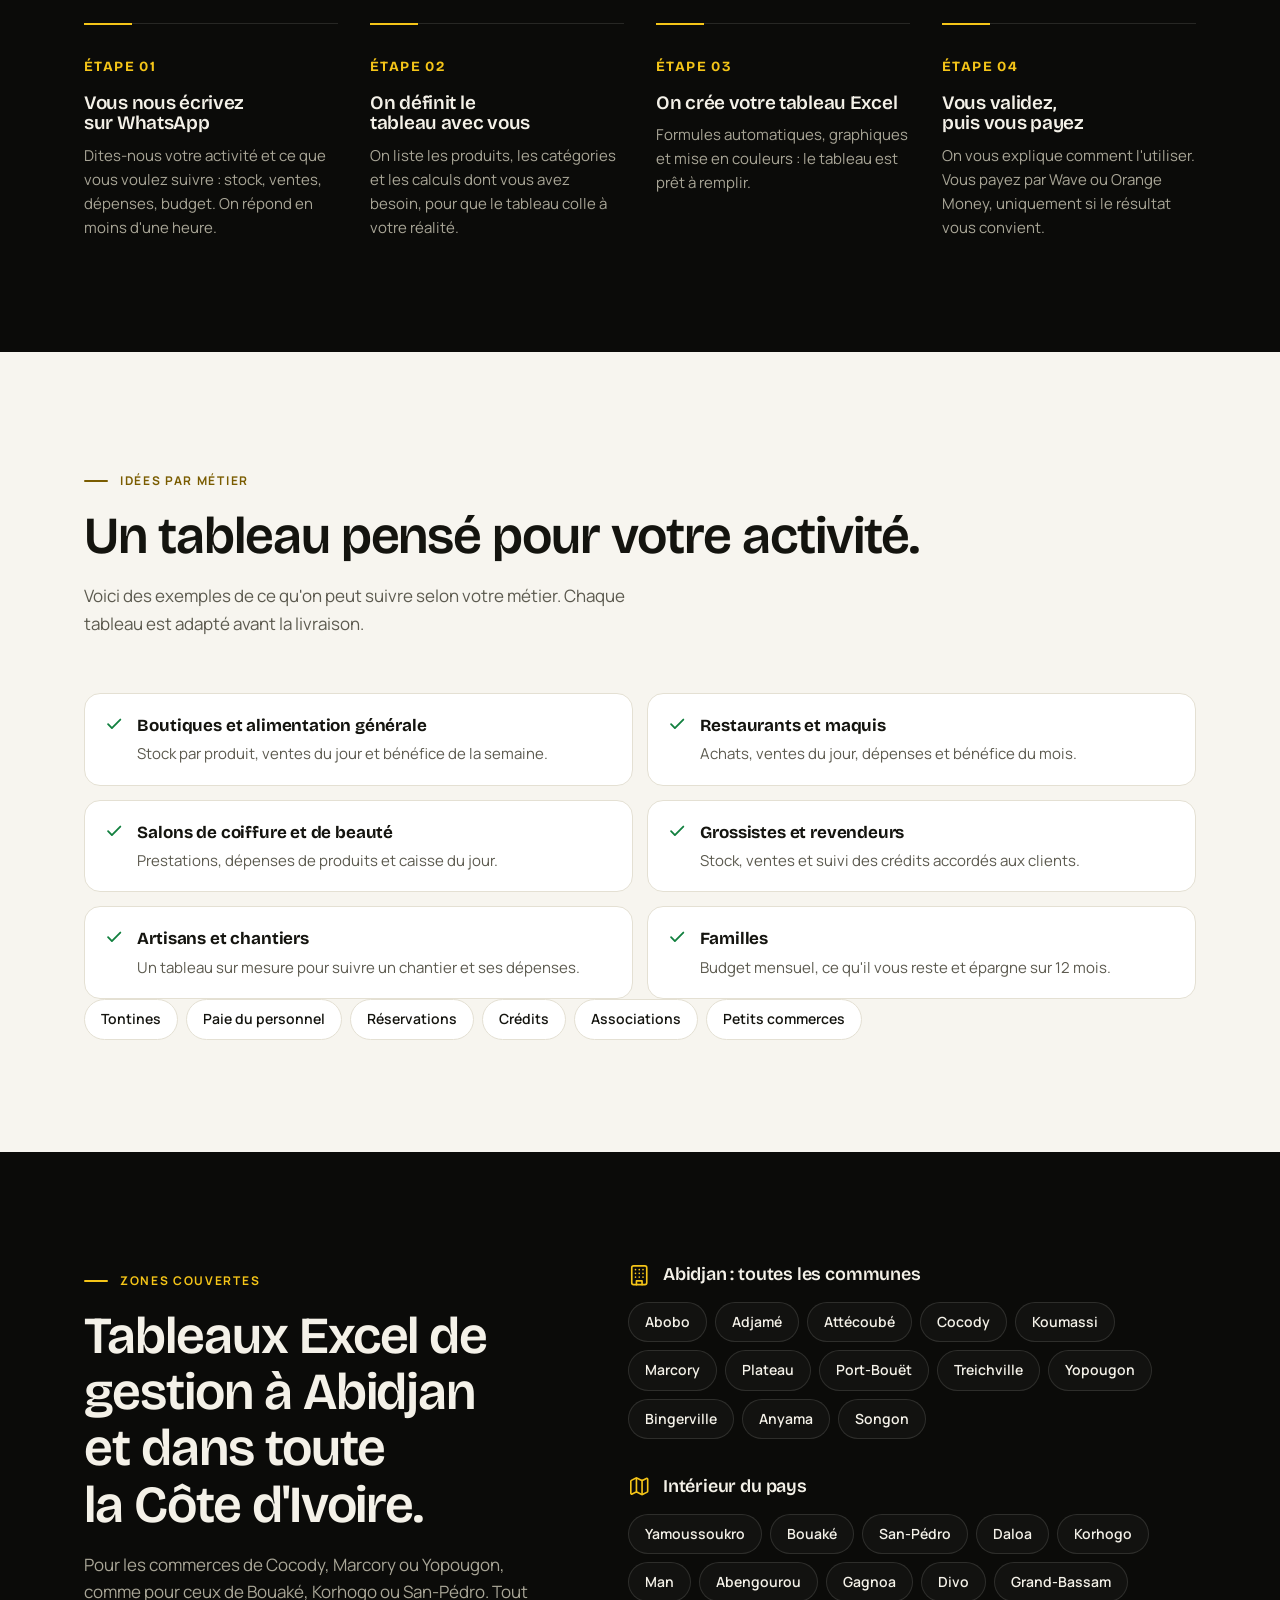
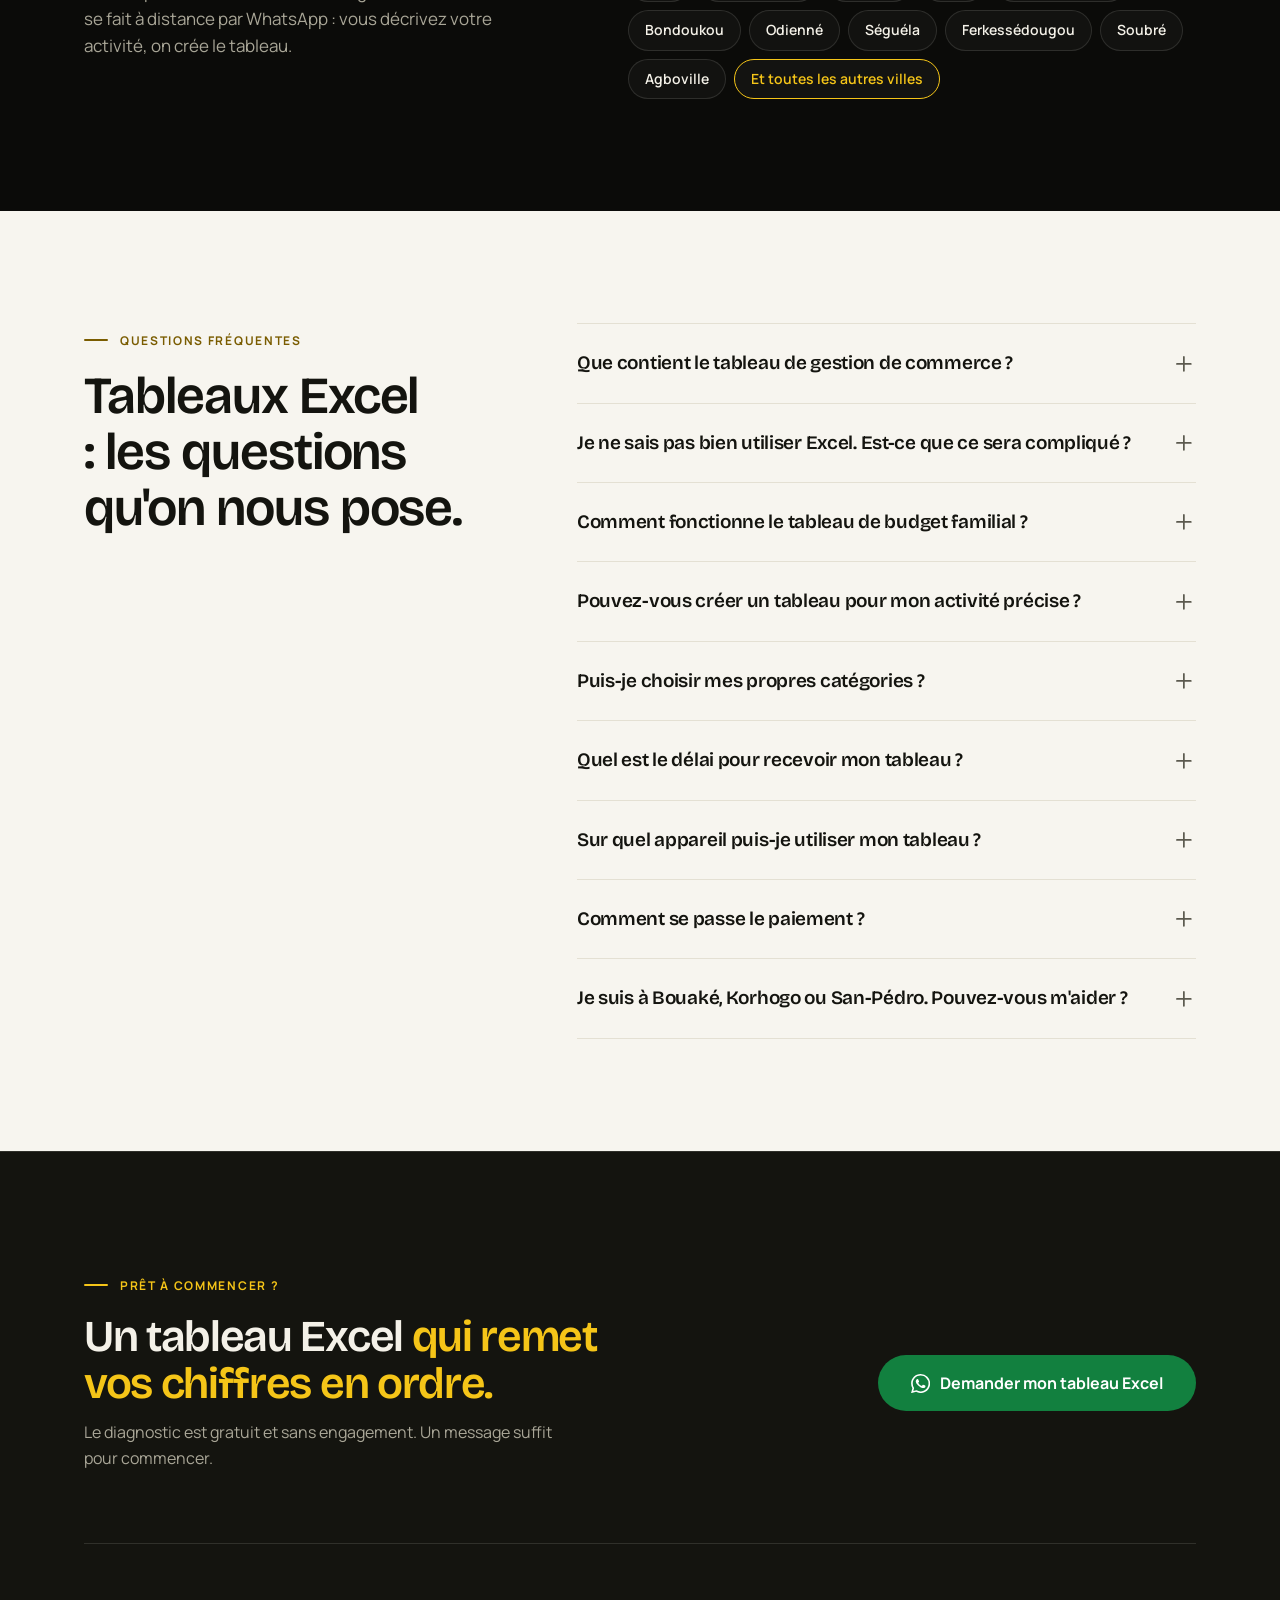
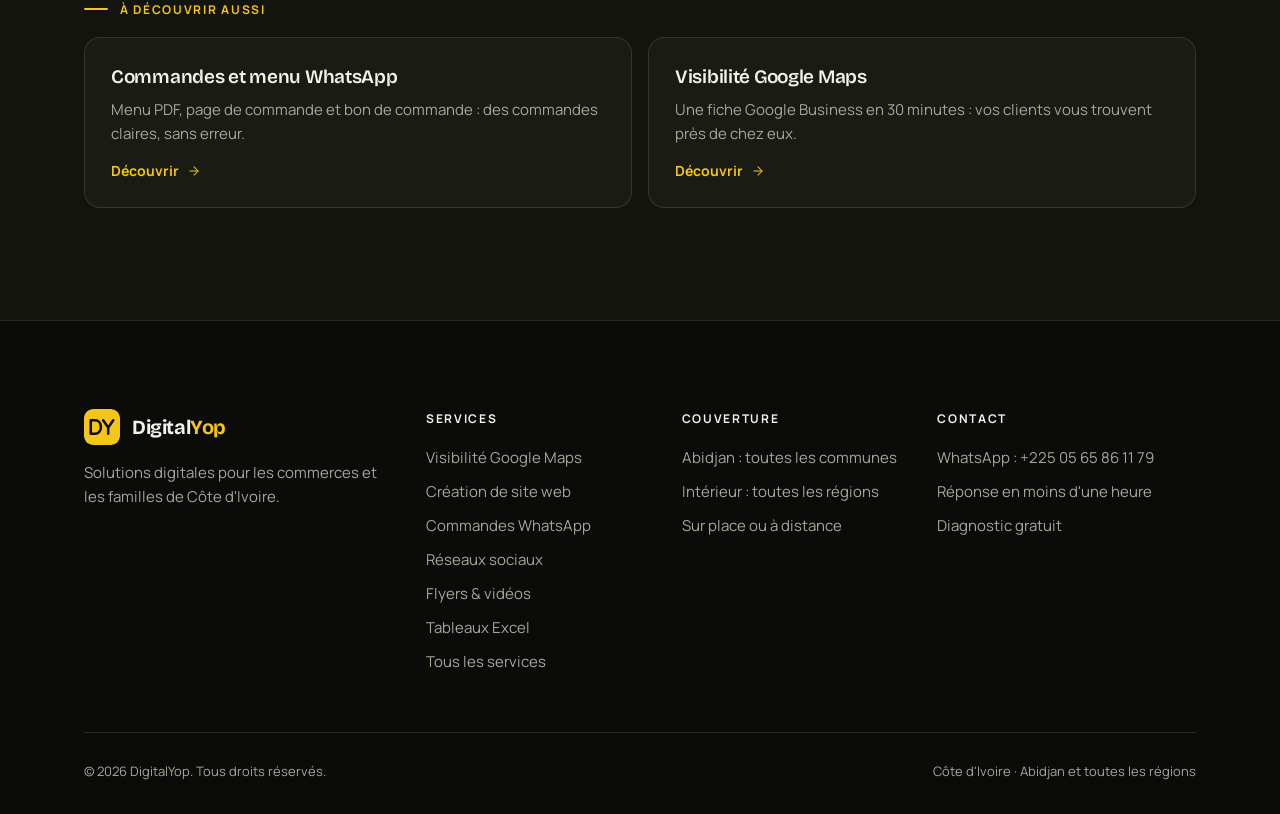
<file: tableaux-excel-gestion-abidjan/index.html>
<!DOCTYPE html>
<html lang="fr">
<head>
<meta charset="UTF-8">
<meta name="viewport" content="width=device-width, initial-scale=1">
<title>Tableaux Excel de gestion à Abidjan · Stock, ventes, budget | DigitalYop</title>
<meta name="description" content="Tableaux Excel de gestion à Abidjan et en Côte d&#x27;Ivoire : stock, ventes, bénéfices, budget familial et sur mesure. Calculs automatiques. Paiement après résultat.">
<link rel="canonical" href="https://digitalyop.vercel.app/tableaux-excel-gestion-abidjan/">
<meta name="theme-color" content="#0B0B09">
<meta property="og:type" content="website">
<meta property="og:locale" content="fr_CI">
<meta property="og:site_name" content="DigitalYop">
<meta property="og:title" content="Tableaux Excel de gestion à Abidjan · DigitalYop">
<meta property="og:description" content="Tableaux Excel de gestion à Abidjan et en Côte d&#x27;Ivoire : stock, ventes, bénéfices, budget familial et sur mesure. Calculs automatiques. Paiement après résultat.">
<meta property="og:url" content="https://digitalyop.vercel.app/tableaux-excel-gestion-abidjan/">
<link rel="icon" type="image/svg+xml" href="/logo-dy.svg">
<link rel="preconnect" href="https://fonts.googleapis.com">
<link rel="preconnect" href="https://fonts.gstatic.com" crossorigin>
<link href="https://fonts.googleapis.com/css2?family=Bricolage+Grotesque:opsz,wght@12..96,500;600;700&family=Manrope:wght@400;500;600;700&display=swap" rel="stylesheet">
<script>document.documentElement.classList.add('js')</script>
<script type="application/ld+json">
{"@context": "https://schema.org", "@graph": [{"@type": "Service", "name": "Tableaux Excel de gestion", "serviceType": "Création de tableaux Excel de gestion : stock, ventes, budget familial et sur mesure", "description": "Tableaux Excel de gestion à Abidjan et en Côte d'Ivoire : stock, ventes, bénéfices, budget familial et sur mesure. Calculs automatiques. Paiement après résultat.", "url": "https://digitalyop.vercel.app/tableaux-excel-gestion-abidjan/", "provider": {"@type": "ProfessionalService", "name": "DigitalYop", "telephone": "+2250565861179", "url": "https://digitalyop.vercel.app/"}, "areaServed": {"@type": "Country", "name": "Côte d'Ivoire"}, "availableLanguage": "fr"}, {"@type": "BreadcrumbList", "itemListElement": [{"@type": "ListItem", "position": 1, "name": "Accueil", "item": "https://digitalyop.vercel.app/"}, {"@type": "ListItem", "position": 2, "name": "Tableaux Excel", "item": "https://digitalyop.vercel.app/tableaux-excel-gestion-abidjan/"}]}, {"@type": "FAQPage", "mainEntity": [{"@type": "Question", "name": "Que contient le tableau de gestion de commerce ?", "acceptedAnswer": {"@type": "Answer", "text": "Il suit votre stock, vos ventes quotidiennes, vos dépenses et vos bénéfices. Les calculs se font automatiquement et des graphiques vous montrent l'évolution de votre activité."}}, {"@type": "Question", "name": "Je ne sais pas bien utiliser Excel. Est-ce que ce sera compliqué ?", "acceptedAnswer": {"@type": "Answer", "text": "Non. Les tableaux sont simples, colorés et faciles à utiliser, même sans formation Excel. Pour le tableau de gestion de commerce et le tableau sur mesure, une formation d'utilisation est incluse."}}, {"@type": "Question", "name": "Comment fonctionne le tableau de budget familial ?", "acceptedAnswer": {"@type": "Answer", "text": "Vous notez les revenus du ménage et les dépenses par catégorie : alimentation, loyer, école, santé, transport. Le tableau calcule ce qu'il vous reste, affiche un bilan mensuel visuel et suit votre épargne sur 12 mois."}}, {"@type": "Question", "name": "Pouvez-vous créer un tableau pour mon activité précise ?", "acceptedAnswer": {"@type": "Answer", "text": "Oui. Suivi de crédit, gestion de tontine, paie du personnel, suivi de chantier, agenda de réservations : le tableau sur mesure est créé exactement pour votre situation."}}, {"@type": "Question", "name": "Puis-je choisir mes propres catégories ?", "acceptedAnswer": {"@type": "Answer", "text": "Oui, c'est le but. Dites-nous ce que vous voulez suivre et on adapte les catégories et les colonnes à votre activité avant la livraison."}}, {"@type": "Question", "name": "Quel est le délai pour recevoir mon tableau ?", "acceptedAnswer": {"@type": "Answer", "text": "Le délai dépend de la complexité du tableau. On vous l'annonce sur WhatsApp avant de commencer, pour que vous sachiez quand le recevoir."}}, {"@type": "Question", "name": "Sur quel appareil puis-je utiliser mon tableau ?", "acceptedAnswer": {"@type": "Answer", "text": "Votre tableau est un fichier Excel. Dites-nous sur quel ordinateur ou quel téléphone vous comptez l'utiliser : on vous conseille avant de commencer."}}, {"@type": "Question", "name": "Comment se passe le paiement ?", "acceptedAnswer": {"@type": "Answer", "text": "Vous payez uniquement notre travail, et seulement après le résultat, par Wave ou Orange Money."}}, {"@type": "Question", "name": "Je suis à Bouaké, Korhogo ou San-Pédro. Pouvez-vous m'aider ?", "acceptedAnswer": {"@type": "Answer", "text": "Oui. Nous travaillons dans toute la Côte d'Ivoire. Tout se fait par WhatsApp, vous n'avez pas besoin de vous déplacer."}}]}]}
</script>
<link rel="stylesheet" href="/styles.css">
</head>
<body>

<svg width="0" height="0" style="position:absolute" aria-hidden="true" focusable="false">
  <defs>
    <symbol id="i-wa" viewBox="0 0 24 24"><path stroke="none" d="M17.472 14.382c-.297-.149-1.758-.867-2.03-.967-.273-.099-.471-.148-.67.15-.197.297-.767.966-.94 1.164-.173.199-.347.223-.644.075-.297-.15-1.255-.463-2.39-1.475-.883-.788-1.48-1.761-1.653-2.059-.173-.297-.018-.458.13-.606.134-.133.298-.347.446-.52.149-.174.198-.298.298-.497.099-.198.05-.371-.025-.52-.075-.149-.669-1.612-.916-2.207-.242-.579-.487-.5-.669-.51-.173-.008-.371-.01-.57-.01-.198 0-.52.074-.792.372-.272.297-1.04 1.016-1.04 2.479 0 1.462 1.065 2.875 1.213 3.074.149.198 2.096 3.2 5.077 4.487.709.306 1.262.489 1.694.625.712.227 1.36.195 1.871.118.571-.085 1.758-.719 2.006-1.413.248-.694.248-1.289.173-1.413-.074-.124-.272-.198-.57-.347m-5.421 7.403h-.004a9.87 9.87 0 01-5.031-1.378l-.361-.214-3.741.982.998-3.648-.235-.374a9.86 9.86 0 01-1.51-5.26c.001-5.45 4.436-9.884 9.888-9.884 2.64 0 5.122 1.03 6.988 2.898a9.825 9.825 0 012.893 6.994c-.003 5.45-4.437 9.884-9.885 9.884m8.413-18.297A11.815 11.815 0 0012.05 0C5.495 0 .16 5.335.157 11.892c0 2.096.547 4.142 1.588 5.945L.057 24l6.305-1.654a11.882 11.882 0 005.683 1.448h.005c6.554 0 11.89-5.335 11.893-11.893a11.821 11.821 0 00-3.48-8.413Z"/></symbol>
    <symbol id="i-pin" viewBox="0 0 24 24"><path d="M20 10c0 6-8 12-8 12s-8-6-8-12a8 8 0 0 1 16 0Z"/><circle cx="12" cy="10" r="3"/></symbol>
    <symbol id="i-phone" viewBox="0 0 24 24"><rect width="14" height="20" x="5" y="2" rx="2"/><path d="M12 18h.01"/></symbol>
    <symbol id="i-globe" viewBox="0 0 24 24"><circle cx="12" cy="12" r="10"/><path d="M12 2a14.5 14.5 0 0 0 0 20 14.5 14.5 0 0 0 0-20"/><path d="M2 12h20"/></symbol>
    <symbol id="i-layout" viewBox="0 0 24 24"><rect width="18" height="18" x="3" y="3" rx="2"/><path d="M3 9h18"/><path d="M9 21V9"/></symbol>
    <symbol id="i-cart" viewBox="0 0 24 24"><circle cx="8" cy="21" r="1"/><circle cx="19" cy="21" r="1"/><path d="M2.05 2.05h2l2.66 12.42a2 2 0 0 0 2 1.58h9.78a2 2 0 0 0 1.95-1.57l1.65-7.43H5.12"/></symbol>
    <symbol id="i-box" viewBox="0 0 24 24"><path d="m7.5 4.27 9 5.15"/><path d="M21 8a2 2 0 0 0-1-1.73l-7-4a2 2 0 0 0-2 0l-7 4A2 2 0 0 0 3 8v8a2 2 0 0 0 1 1.73l7 4a2 2 0 0 0 2 0l7-4A2 2 0 0 0 21 16Z"/><path d="m3.3 7 8.7 5 8.7-5"/><path d="M12 22V12"/></symbol>
    <symbol id="i-chart" viewBox="0 0 24 24"><path d="M3 3v18h18"/><path d="M18 17V9"/><path d="M13 17V5"/><path d="M8 17v-3"/></symbol>
    <symbol id="i-home" viewBox="0 0 24 24"><path d="m3 9 9-7 9 7v11a2 2 0 0 1-2 2H5a2 2 0 0 1-2-2z"/><path d="M9 22V12h6v10"/></symbol>
    <symbol id="i-list" viewBox="0 0 24 24"><rect width="8" height="4" x="8" y="2" rx="1"/><path d="M16 4h2a2 2 0 0 1 2 2v14a2 2 0 0 1-2 2H6a2 2 0 0 1-2-2V6a2 2 0 0 1 2-2h2"/><path d="M12 11h4"/><path d="M12 16h4"/><path d="M8 11h.01"/><path d="M8 16h.01"/></symbol>
    <symbol id="i-insta" viewBox="0 0 24 24"><rect width="20" height="20" x="2" y="2" rx="5"/><path d="M16 11.37A4 4 0 1 1 12.63 8 4 4 0 0 1 16 11.37z"/><path d="M17.5 6.5h.01"/></symbol>
    <symbol id="i-image" viewBox="0 0 24 24"><rect width="18" height="18" x="3" y="3" rx="2"/><circle cx="9" cy="9" r="2"/><path d="m21 15-3.086-3.086a2 2 0 0 0-2.828 0L6 21"/></symbol>
    <symbol id="i-video" viewBox="0 0 24 24"><rect width="20" height="14" x="2" y="5" rx="3"/><path d="m10 9.5 4.5 2.5-4.5 2.5z"/><path d="M8 21h8"/></symbol>
  <symbol id="i-ugc" viewBox="0 0 24 24"><rect width="12" height="20" x="6" y="2" rx="3"/><circle cx="12" cy="10" r="2.5"/><path d="M8.5 17c.6-1.7 1.9-2.5 3.5-2.5s2.9.8 3.5 2.5"/></symbol>
  <symbol id="i-check" viewBox="0 0 24 24"><path d="M20 6 9 17l-5-5"/></symbol>
    <symbol id="i-arrow" viewBox="0 0 24 24"><path d="M5 12h14"/><path d="m12 5 7 7-7 7"/></symbol>
    <symbol id="i-plus" viewBox="0 0 24 24"><path d="M5 12h14"/><path d="M12 5v14"/></symbol>
    <symbol id="i-search" viewBox="0 0 24 24"><circle cx="11" cy="11" r="8"/><path d="m21 21-4.3-4.3"/></symbol>
    <symbol id="i-chat" viewBox="0 0 24 24"><path d="M21 15a2 2 0 0 1-2 2H7l-4 4V5a2 2 0 0 1 2-2h14a2 2 0 0 1 2 2z"/></symbol>
    <symbol id="i-book" viewBox="0 0 24 24"><path d="M4 19.5v-15A2.5 2.5 0 0 1 6.5 2H19a1 1 0 0 1 1 1v18a1 1 0 0 1-1 1H6.5a1 1 0 0 1 0-5H20"/></symbol>
    <symbol id="i-shield" viewBox="0 0 24 24"><path d="M20 13c0 5-3.5 7.5-7.66 8.95a1 1 0 0 1-.67-.01C7.5 20.5 4 18 4 13V6a1 1 0 0 1 1-1c2 0 4.5-1.2 6.24-2.72a1.17 1.17 0 0 1 1.52 0C14.51 3.81 17 5 19 5a1 1 0 0 1 1 1z"/><path d="m9 12 2 2 4-4"/></symbol>
    <symbol id="i-clock" viewBox="0 0 24 24"><circle cx="12" cy="12" r="10"/><path d="M12 6v6l4 2"/></symbol>
    <symbol id="i-eye" viewBox="0 0 24 24"><path d="M2.06 12.35a1 1 0 0 1 0-.7 10.75 10.75 0 0 1 19.88 0 1 1 0 0 1 0 .7 10.75 10.75 0 0 1-19.88 0"/><circle cx="12" cy="12" r="3"/></symbol>
    <symbol id="i-wallet" viewBox="0 0 24 24"><path d="M19 7V4a1 1 0 0 0-1-1H5a2 2 0 0 0 0 4h15a1 1 0 0 1 1 1v4h-3a2 2 0 0 0 0 4h3a1 1 0 0 0 1-1v-2a1 1 0 0 0-1-1"/><path d="M3 5v14a2 2 0 0 0 2 2h15a1 1 0 0 0 1-1v-4"/></symbol>
    <symbol id="i-map" viewBox="0 0 24 24"><path d="M14.106 5.553a2 2 0 0 0 1.788 0l3.659-1.83A1 1 0 0 1 21 4.619v12.764a1 1 0 0 1-.553.894l-4.553 2.277a2 2 0 0 1-1.788 0l-4.212-2.106a2 2 0 0 0-1.788 0l-3.659 1.83A1 1 0 0 1 3 19.381V6.618a1 1 0 0 1 .553-.894l4.553-2.277a2 2 0 0 1 1.788 0z"/><path d="M15 5.764v15"/><path d="M9 3.236v15"/></symbol>
    <symbol id="i-building" viewBox="0 0 24 24"><rect width="16" height="20" x="4" y="2" rx="2"/><path d="M9 22v-4h6v4"/><path d="M8 6h.01M16 6h.01M12 6h.01M12 10h.01M12 14h.01M16 10h.01M16 14h.01M8 10h.01M8 14h.01"/></symbol>
  </defs>
</svg>

<header class="nav" id="nav">
  <div class="wrap">
    <a class="brand" href="/" aria-label="DigitalYop, retour à l'accueil">
      <img src="/logo-dy.svg" alt="" width="36" height="36">
      <span>Digital<b>Yop</b></span>
    </a>
    <div class="nav-right">
      <a class="btn btn-wa nav-cta" href="https://wa.me/2250565861179?text=Bonjour%20DigitalYop%20%21%20Je%20voudrais%20en%20savoir%20plus%20sur%20vos%20services." target="_blank" rel="noopener">
        <svg class="i i-fill" aria-hidden="true"><use href="#i-wa"/></svg>Nous contacter
      </a>
      <button class="burger-btn" id="menu-btn" type="button" aria-expanded="false" aria-controls="menu">
        <span class="burger" aria-hidden="true"><i></i><i></i><i></i></span>
        <span>Menu</span>
      </button>
    </div>
  </div>
  <div class="menu" id="menu" hidden>
    <nav class="menu-inner" aria-label="Menu principal">
      <p class="menu-title">Nos services</p>
      <ul class="menu-cards">
        <li><a class="menu-card" href="/google-maps-abidjan/"><span class="menu-ic"><svg class="i" aria-hidden="true"><use href="#i-pin"/></svg></span><span class="menu-txt"><strong>Google Maps</strong><span>Fiche Google Business en 30 minutes</span></span><svg class="i menu-go" aria-hidden="true"><use href="#i-arrow"/></svg></a></li>
        <li><a class="menu-card" href="/creation-site-web-abidjan/"><span class="menu-ic"><svg class="i" aria-hidden="true"><use href="#i-globe"/></svg></span><span class="menu-txt"><strong>Sites web</strong><span>Mini-site une page ou site complet</span></span><svg class="i menu-go" aria-hidden="true"><use href="#i-arrow"/></svg></a></li>
        <li><a class="menu-card" href="/commande-whatsapp-abidjan/"><span class="menu-ic"><svg class="i" aria-hidden="true"><use href="#i-cart"/></svg></span><span class="menu-txt"><strong>Commandes WhatsApp</strong><span>Menu PDF, page et bon de commande</span></span><svg class="i menu-go" aria-hidden="true"><use href="#i-arrow"/></svg></a></li>
        <li><a class="menu-card" href="/gestion-reseaux-sociaux-abidjan/"><span class="menu-ic"><svg class="i" aria-hidden="true"><use href="#i-insta"/></svg></span><span class="menu-txt"><strong>Réseaux sociaux</strong><span>Instagram et Facebook gérés pour vous</span></span><svg class="i menu-go" aria-hidden="true"><use href="#i-arrow"/></svg></a></li>
        <li><a class="menu-card" href="/flyers-videos-publicitaires-abidjan/"><span class="menu-ic"><svg class="i" aria-hidden="true"><use href="#i-image"/></svg></span><span class="menu-txt"><strong>Flyers et vidéos</strong><span>Visuels, motion design et UGC</span></span><svg class="i menu-go" aria-hidden="true"><use href="#i-arrow"/></svg></a></li>
        <li><a class="menu-card" href="/tableaux-excel-gestion-abidjan/" aria-current="page"><span class="menu-ic"><svg class="i" aria-hidden="true"><use href="#i-chart"/></svg></span><span class="menu-txt"><strong>Tableaux Excel</strong><span>Stock, ventes, budget et sur mesure</span></span><svg class="i menu-go" aria-hidden="true"><use href="#i-arrow"/></svg></a></li>
      </ul>
      <ul class="menu-links">
        <li><a href="/">Accueil</a></li>
        <li><a href="/#services">Tous les services</a></li>
        <li><a href="/#methode">Méthode</a></li>
        <li><a href="/#garanties">Garanties</a></li>
        <li><a href="/#couverture">Couverture</a></li>
        <li><a href="/#faq">Questions</a></li>
      </ul>
      <a class="btn btn-wa btn-lg menu-cta" href="https://wa.me/2250565861179?text=Bonjour%20DigitalYop%20%21%20Je%20voudrais%20un%20diagnostic%20gratuit%20de%20ma%20pr%C3%A9sence%20en%20ligne.%20Pouvez-vous%20m%27aider%20%3F" target="_blank" rel="noopener">
        <svg class="i i-fill" aria-hidden="true"><use href="#i-wa"/></svg>Diagnostic gratuit sur WhatsApp
      </a>
    </nav>
  </div>
</header>

<main id="top">
<section class="hero page-hero dark">
  <div class="wrap hero-grid">
    <div>
      <ol class="crumbs rise" aria-label="Fil d'Ariane"><li><a href="/">Accueil</a></li><li><span aria-current="page">Tableaux Excel</span></li></ol>
      <p class="pill rise"><svg class="i" aria-hidden="true"><use href="#i-chart"/></svg>Tableaux Excel · Abidjan &amp; toute la Côte d'Ivoire</p>
      <h1 class="rise" style="--d:.08s">Des tableaux Excel de gestion qui <em>calculent tout</em> pour vous.</h1>
      <p class="hero-sub rise" style="--d:.16s">Stock, ventes, dépenses, bénéfices ou budget familial : des tableaux simples, colorés et faciles à utiliser, même sans formation Excel. <strong>Fini le cahier et les calculs à la main.</strong></p>
      <div class="hero-actions rise" style="--d:.24s">
        <a class="btn btn-wa btn-lg" href="https://wa.me/2250565861179?text=Bonjour%20DigitalYop%20%21%20Je%20voudrais%20un%20tableau%20Excel%20pour%20g%C3%A9rer%20mon%20activit%C3%A9.%20Pouvez-vous%20me%20conseiller%20le%20bon%20tableau%20%3F" target="_blank" rel="noopener">
          <svg class="i i-fill" aria-hidden="true"><use href="#i-wa"/></svg>Demander mon tableau Excel
        </a>
        <a class="btn btn-ghost btn-lg" href="#offres">Voir les 3 tableaux</a>
      </div>
      <ul class="assure rise" style="--d:.32s">
        <li><svg class="i" aria-hidden="true"><use href="#i-chart"/></svg>Calculs automatiques</li><li><svg class="i" aria-hidden="true"><use href="#i-book"/></svg>Formation d'utilisation</li><li><svg class="i" aria-hidden="true"><use href="#i-shield"/></svg>Paiement après résultat</li>
      </ul>
    </div>

    <div class="gcard rise" style="--d:.2s" role="img" aria-label="Exemple de trois tableaux Excel : gestion de commerce, budget familial et tableau sur mesure.">
      <div class="cal-head" aria-hidden="true"><strong>3 tableaux</strong><span>Calculs automatiques</span></div>
      <ul class="cal fmt" aria-hidden="true">
        <li><b>Stock</b><span class="cal-ico"><svg class="i"><use href="#i-box"/></svg></span><div><strong>Gestion de commerce</strong><small>Stock, ventes et bénéfices</small></div></li>
        <li><b>Budget</b><span class="cal-ico"><svg class="i"><use href="#i-home"/></svg></span><div><strong>Budget familial</strong><small>Revenus, dépenses, épargne</small></div></li>
        <li><b>Mesure</b><span class="cal-ico"><svg class="i"><use href="#i-list"/></svg></span><div><strong>Tableau sur mesure</strong><small>Crédit, tontine, chantier…</small></div></li>
      </ul>
      <p class="chat-note gnote">Exemple de tableaux.</p>
    </div>
  </div>
</section>

<section class="section" id="pourquoi">
  <div class="wrap problem-grid">
    <div class="sec-head reveal">
      <p class="eyebrow">Pourquoi c'est important</p>
      <h2 class="h2">Un cahier ne vous dit pas si vous gagnez de l'argent.</h2>
      <p class="lead">Quand le stock, les ventes et les dépenses sont notés à la main, il est facile de se tromper. Un bon tableau fait les calculs à votre place et vous montre la réalité de votre activité.</p>
    </div>
    <div class="problems">
<article class="problem reveal"><div class="ico"><svg class="i" aria-hidden="true"><use href="#i-book"/></svg></div><h3>Cahier difficile à suivre</h3><p>Pages à tourner, ratures, pages perdues : retrouver un chiffre prend trop de temps.</p></article>
<article class="problem reveal" style="--d:0.08s"><div class="ico"><svg class="i" aria-hidden="true"><use href="#i-chart"/></svg></div><h3>Erreurs de calcul</h3><p>Une addition fausse, et tout votre bilan est faux.</p></article>
<article class="problem reveal" style="--d:0.16s"><div class="ico"><svg class="i" aria-hidden="true"><use href="#i-box"/></svg></div><h3>Stock mal connu</h3><p>Vous ne savez pas ce qu'il reste, ni ce qu'il faut racheter.</p></article>
<article class="problem reveal" style="--d:0.24s"><div class="ico"><svg class="i" aria-hidden="true"><use href="#i-wallet"/></svg></div><h3>Bénéfice flou</h3><p>Vous vendez beaucoup, mais vous ne savez pas combien il vous reste vraiment.</p></article>
    </div>
  </div>
</section>

<section class="section services" id="offres">
  <div class="wrap">
    <div class="sec-head reveal">
      <p class="eyebrow">Nos tableaux</p>
      <h2 class="h2">Gestion de commerce, budget familial ou sur mesure : le bon tableau pour votre besoin.</h2>
      <p class="lead">Chaque tableau est créé pour vous. WhatsApp s'ouvre avec un message déjà prêt.</p>
    </div>
    <div class="reveal">
      <div class="cards three">
<article class="card"><div class="card-top"><div class="ico"><svg class="i" aria-hidden="true"><use href="#i-chart"/></svg></div><span class="badge">Très utile</span></div><h3>Tableau de gestion commerce</h3><p class="tagline">Stock · Ventes · Dépenses · Bénéfices</p><p class="desc">Un tableau Excel complet pour suivre votre stock, enregistrer vos ventes quotidiennes, gérer vos dépenses et voir vos bénéfices en temps réel. Simple, coloré, facile à utiliser même sans formation.</p><ul class="feats"><li><svg class="i" aria-hidden="true"><use href="#i-check"/></svg>Calculs automatiques</li><li><svg class="i" aria-hidden="true"><use href="#i-check"/></svg>Graphiques inclus</li><li><svg class="i" aria-hidden="true"><use href="#i-check"/></svg>Formation d'utilisation</li></ul><a class="cta-link" href="https://wa.me/2250565861179?text=Bonjour%20DigitalYop%20%21%20Je%20voudrais%20un%20tableau%20Excel%20pour%20g%C3%A9rer%20mon%20commerce%20%3A%20stock%2C%20ventes%2C%20d%C3%A9penses%20et%20b%C3%A9n%C3%A9fices.%20En%20ce%20moment%20tout%20est%20dans%20un%20cahier%20et%20c%27est%20difficile%20%C3%A0%20suivre.%20Pouvez-vous%20m%27aider%20%3F" target="_blank" rel="noopener" aria-label="Demander « Tableau de gestion commerce » sur WhatsApp">Je veux ça <svg class="i" aria-hidden="true"><use href="#i-arrow"/></svg></a></article>
<article class="card"><div class="card-top"><div class="ico"><svg class="i" aria-hidden="true"><use href="#i-home"/></svg></div><span class="badge">Pour tous</span></div><h3>Tableau budget familial</h3><p class="tagline">Revenus · Dépenses · Épargne · Objectifs</p><p class="desc">Un tableau mensuel pour toute la famille : revenus du ménage, dépenses par catégorie (alimentation, loyer, école, santé, transport), calcul automatique de ce qui reste et suivi de votre épargne mois par mois.</p><ul class="feats"><li><svg class="i" aria-hidden="true"><use href="#i-check"/></svg>Catégories personnalisées</li><li><svg class="i" aria-hidden="true"><use href="#i-check"/></svg>Bilan mensuel visuel</li><li><svg class="i" aria-hidden="true"><use href="#i-check"/></svg>Suivi sur 12 mois</li></ul><a class="cta-link" href="https://wa.me/2250565861179?text=Bonjour%20DigitalYop%20%21%20Je%20voudrais%20un%20tableau%20Excel%20pour%20g%C3%A9rer%20le%20budget%20de%20ma%20famille.%20Je%20veux%20suivre%20mes%20revenus%2C%20mes%20d%C3%A9penses%20du%20mois%20%28alimentation%2C%20loyer%2C%20%C3%A9cole%2C%20sant%C3%A9...%29%20et%20ce%20qui%20me%20reste.%20Pouvez-vous%20m%27aider%20%3F" target="_blank" rel="noopener" aria-label="Demander « Tableau budget familial » sur WhatsApp">Je veux ça <svg class="i" aria-hidden="true"><use href="#i-arrow"/></svg></a></article>
<article class="card"><div class="card-top"><div class="ico"><svg class="i" aria-hidden="true"><use href="#i-list"/></svg></div><span class="badge">Personnalisé</span></div><h3>Tableau sur mesure</h3><p class="tagline">Votre besoin spécifique, votre outil</p><p class="desc">Vous avez un besoin spécifique : suivi de crédit, gestion de tontine, paie du personnel, suivi de chantier, agenda de réservations… On crée le tableau Excel exactement adapté à votre situation.</p><ul class="feats"><li><svg class="i" aria-hidden="true"><use href="#i-check"/></svg>100 % sur mesure</li><li><svg class="i" aria-hidden="true"><use href="#i-check"/></svg>Formules automatiques</li><li><svg class="i" aria-hidden="true"><use href="#i-check"/></svg>Formation incluse</li></ul><a class="cta-link" href="https://wa.me/2250565861179?text=Bonjour%20DigitalYop%20%21%20Je%20voudrais%20un%20tableau%20Excel%20personnalis%C3%A9%20pour%20mon%20activit%C3%A9.%20J%27ai%20un%20besoin%20sp%C3%A9cifique%20que%20je%20voudrais%20vous%20expliquer.%20Pouvez-vous%20m%27aider%20%3F" target="_blank" rel="noopener" aria-label="Demander « Tableau sur mesure » sur WhatsApp">Je veux ça <svg class="i" aria-hidden="true"><use href="#i-arrow"/></svg></a></article>
      </div>
    </div>
  </div>
</section>

<section class="section" id="choisir">
  <div class="wrap">
    <div class="sec-head reveal">
      <p class="eyebrow">Bien choisir</p>
      <h2 class="h2">Quel tableau pour quel besoin ?</h2>
      <p class="lead">Pas besoin de connaître Excel. Dites-nous ce que vous voulez suivre, on vous conseille le tableau qui y répond.</p>
    </div>
    <ul class="checks two reveal"><li><svg class="i" aria-hidden="true"><use href="#i-check"/></svg><div><strong>Savoir ce qu'il reste en stock</strong><span>Le tableau de gestion de commerce : vos produits, vos entrées et vos sorties au même endroit.</span></div></li><li><svg class="i" aria-hidden="true"><use href="#i-check"/></svg><div><strong>Suivre vos ventes chaque jour</strong><span>Le tableau de gestion de commerce : vous notez la vente, le total se calcule tout seul.</span></div></li><li><svg class="i" aria-hidden="true"><use href="#i-check"/></svg><div><strong>Connaître votre vrai bénéfice</strong><span>Ventes moins dépenses : le bénéfice s'affiche en temps réel, avec des graphiques.</span></div></li><li><svg class="i" aria-hidden="true"><use href="#i-check"/></svg><div><strong>Gérer le budget de la famille</strong><span>Le tableau budget familial : revenus, dépenses par catégorie et ce qu'il vous reste en fin de mois.</span></div></li><li><svg class="i" aria-hidden="true"><use href="#i-check"/></svg><div><strong>Suivre un crédit ou une tontine</strong><span>Un tableau sur mesure, avec des formules adaptées à votre fonctionnement.</span></div></li><li><svg class="i" aria-hidden="true"><use href="#i-check"/></svg><div><strong>Gérer la paie, un chantier ou des réservations</strong><span>Un tableau sur mesure créé pour votre organisation, avec formation incluse.</span></div></li></ul>
    <div class="sec-foot reveal">
      <a class="btn btn-wa btn-lg" href="https://wa.me/2250565861179?text=Bonjour%20DigitalYop%20%21%20Je%20ne%20sais%20pas%20quel%20tableau%20Excel%20choisir.%20Voici%20mon%20activit%C3%A9%20et%20ce%20que%20je%20veux%20suivre%20%3A%20" target="_blank" rel="noopener">
        <svg class="i i-fill" aria-hidden="true"><use href="#i-wa"/></svg>Je veux un conseil sur le bon tableau
      </a>
    </div>
  </div>
</section>

<section class="section" id="inclus">
  <div class="wrap">
    <div class="sec-head reveal">
      <p class="eyebrow">Ce que vous recevez</p>
      <h2 class="h2">Un tableau prêt à remplir, à la mesure de votre activité.</h2>
      <p class="lead">Chaque tableau est préparé pour être utilisé tout de suite : vous saisissez vos chiffres, il calcule le reste.</p>
    </div>
    <ul class="checks two reveal"><li><svg class="i" aria-hidden="true"><use href="#i-check"/></svg><div><strong>Calculs automatiques</strong><span>Totaux, soldes et bénéfices se calculent tout seuls : plus d'erreur de calcul à la main.</span></div></li><li><svg class="i" aria-hidden="true"><use href="#i-check"/></svg><div><strong>Graphiques clairs</strong><span>Des graphiques pour voir d'un coup d'œil l'évolution de votre activité (tableau de gestion de commerce).</span></div></li><li><svg class="i" aria-hidden="true"><use href="#i-check"/></svg><div><strong>Simple et coloré</strong><span>Des cases claires et des couleurs qui guident : facile à utiliser même sans formation Excel.</span></div></li><li><svg class="i" aria-hidden="true"><use href="#i-check"/></svg><div><strong>Catégories adaptées</strong><span>Vos produits, vos dépenses et vos catégories à vous, pas un modèle générique.</span></div></li><li><svg class="i" aria-hidden="true"><use href="#i-check"/></svg><div><strong>Formation d'utilisation</strong><span>On vous explique comment remplir et lire votre tableau (tableau de commerce et tableau sur mesure).</span></div></li><li><svg class="i" aria-hidden="true"><use href="#i-check"/></svg><div><strong>Validation avant paiement</strong><span>Vous payez par Wave ou Orange Money, seulement quand le tableau vous convient.</span></div></li></ul>
  </div>
</section>

<section class="section dark" id="methode">
  <div class="wrap">
    <div class="sec-head reveal">
      <p class="eyebrow">Comment ça marche</p>
      <h2 class="h2">Votre tableau Excel en 4 étapes.</h2>
      <p class="lead">Pas de démarche compliquée. Vous nous écrivez, on s'occupe du reste.</p>
    </div>
    <ol class="steps">
<li class="step reveal"><p class="step-n">ÉTAPE 01</p><h3>Vous nous écrivez sur WhatsApp</h3><p>Dites-nous votre activité et ce que vous voulez suivre : stock, ventes, dépenses, budget. On répond en moins d'une heure.</p></li>
<li class="step reveal" style="--d:0.08s"><p class="step-n">ÉTAPE 02</p><h3>On définit le tableau avec vous</h3><p>On liste les produits, les catégories et les calculs dont vous avez besoin, pour que le tableau colle à votre réalité.</p></li>
<li class="step reveal" style="--d:0.16s"><p class="step-n">ÉTAPE 03</p><h3>On crée votre tableau Excel</h3><p>Formules automatiques, graphiques et mise en couleurs : le tableau est prêt à remplir.</p></li>
<li class="step reveal" style="--d:0.24s"><p class="step-n">ÉTAPE 04</p><h3>Vous validez, puis vous payez</h3><p>On vous explique comment l'utiliser. Vous payez par Wave ou Orange Money, uniquement si le résultat vous convient.</p></li>
    </ol>
  </div>
</section>

<section class="section" id="commerces">
  <div class="wrap">
    <div class="sec-head reveal">
      <p class="eyebrow">Idées par métier</p>
      <h2 class="h2">Un tableau pensé pour votre activité.</h2>
      <p class="lead">Voici des exemples de ce qu'on peut suivre selon votre métier. Chaque tableau est adapté avant la livraison.</p>
    </div>
    <ul class="checks two reveal"><li><svg class="i" aria-hidden="true"><use href="#i-check"/></svg><div><strong>Boutiques et alimentation générale</strong><span>Stock par produit, ventes du jour et bénéfice de la semaine.</span></div></li><li><svg class="i" aria-hidden="true"><use href="#i-check"/></svg><div><strong>Restaurants et maquis</strong><span>Achats, ventes du jour, dépenses et bénéfice du mois.</span></div></li><li><svg class="i" aria-hidden="true"><use href="#i-check"/></svg><div><strong>Salons de coiffure et de beauté</strong><span>Prestations, dépenses de produits et caisse du jour.</span></div></li><li><svg class="i" aria-hidden="true"><use href="#i-check"/></svg><div><strong>Grossistes et revendeurs</strong><span>Stock, ventes et suivi des crédits accordés aux clients.</span></div></li><li><svg class="i" aria-hidden="true"><use href="#i-check"/></svg><div><strong>Artisans et chantiers</strong><span>Un tableau sur mesure pour suivre un chantier et ses dépenses.</span></div></li><li><svg class="i" aria-hidden="true"><use href="#i-check"/></svg><div><strong>Familles</strong><span>Budget mensuel, ce qu'il vous reste et épargne sur 12 mois.</span></div></li></ul>
    <div class="reveal"><ul class="chips light"><li>Tontines</li><li>Paie du personnel</li><li>Réservations</li><li>Crédits</li><li>Associations</li><li>Petits commerces</li></ul></div>
  </div>
</section>
<section class="section dark" id="villes">
  <div class="wrap cover-grid">
    <div class="reveal">
      <p class="eyebrow">Zones couvertes</p>
      <h2 class="h2">Tableaux Excel de gestion à Abidjan et dans toute la Côte d'Ivoire.</h2>
      <p class="lead">Pour les commerces de Cocody, Marcory ou Yopougon, comme pour ceux de Bouaké, Korhogo ou San-Pédro. Tout se fait à distance par WhatsApp : vous décrivez votre activité, on crée le tableau.</p>
    </div>
    <div class="cover-groups reveal" style="--d:.1s">
      <div class="cover-group">
        <h3><svg class="i" aria-hidden="true"><use href="#i-building"/></svg>Abidjan : toutes les communes</h3>
        <ul class="chips"><li>Abobo</li><li>Adjamé</li><li>Attécoubé</li><li>Cocody</li><li>Koumassi</li><li>Marcory</li><li>Plateau</li><li>Port-Bouët</li><li>Treichville</li><li>Yopougon</li><li>Bingerville</li><li>Anyama</li><li>Songon</li></ul>
      </div>
      <div class="cover-group">
        <h3><svg class="i" aria-hidden="true"><use href="#i-map"/></svg>Intérieur du pays</h3>
        <ul class="chips"><li>Yamoussoukro</li><li>Bouaké</li><li>San-Pédro</li><li>Daloa</li><li>Korhogo</li><li>Man</li><li>Abengourou</li><li>Gagnoa</li><li>Divo</li><li>Grand-Bassam</li><li>Bondoukou</li><li>Odienné</li><li>Séguéla</li><li>Ferkessédougou</li><li>Soubré</li><li>Agboville</li><li class="all">Et toutes les autres villes</li></ul>
      </div>
    </div>
  </div>
</section>

<section class="section" id="faq">
  <div class="wrap faq-grid">
    <div class="reveal">
      <p class="eyebrow">Questions fréquentes</p>
      <h2 class="h2">Tableaux Excel : les questions qu'on nous pose.</h2>
    </div>
    <div class="faq-list reveal" style="--d:.1s">
      <details>
        <summary>Que contient le tableau de gestion de commerce ?<svg class="i" aria-hidden="true"><use href="#i-plus"/></svg></summary>
        <p>Il suit votre stock, vos ventes quotidiennes, vos dépenses et vos bénéfices. Les calculs se font automatiquement et des graphiques vous montrent l&#x27;évolution de votre activité.</p>
      </details>
      <details>
        <summary>Je ne sais pas bien utiliser Excel. Est-ce que ce sera compliqué ?<svg class="i" aria-hidden="true"><use href="#i-plus"/></svg></summary>
        <p>Non. Les tableaux sont simples, colorés et faciles à utiliser, même sans formation Excel. Pour le tableau de gestion de commerce et le tableau sur mesure, une formation d&#x27;utilisation est incluse.</p>
      </details>
      <details>
        <summary>Comment fonctionne le tableau de budget familial ?<svg class="i" aria-hidden="true"><use href="#i-plus"/></svg></summary>
        <p>Vous notez les revenus du ménage et les dépenses par catégorie : alimentation, loyer, école, santé, transport. Le tableau calcule ce qu&#x27;il vous reste, affiche un bilan mensuel visuel et suit votre épargne sur 12 mois.</p>
      </details>
      <details>
        <summary>Pouvez-vous créer un tableau pour mon activité précise ?<svg class="i" aria-hidden="true"><use href="#i-plus"/></svg></summary>
        <p>Oui. Suivi de crédit, gestion de tontine, paie du personnel, suivi de chantier, agenda de réservations : le tableau sur mesure est créé exactement pour votre situation.</p>
      </details>
      <details>
        <summary>Puis-je choisir mes propres catégories ?<svg class="i" aria-hidden="true"><use href="#i-plus"/></svg></summary>
        <p>Oui, c&#x27;est le but. Dites-nous ce que vous voulez suivre et on adapte les catégories et les colonnes à votre activité avant la livraison.</p>
      </details>
      <details>
        <summary>Quel est le délai pour recevoir mon tableau ?<svg class="i" aria-hidden="true"><use href="#i-plus"/></svg></summary>
        <p>Le délai dépend de la complexité du tableau. On vous l&#x27;annonce sur WhatsApp avant de commencer, pour que vous sachiez quand le recevoir.</p>
      </details>
      <details>
        <summary>Sur quel appareil puis-je utiliser mon tableau ?<svg class="i" aria-hidden="true"><use href="#i-plus"/></svg></summary>
        <p>Votre tableau est un fichier Excel. Dites-nous sur quel ordinateur ou quel téléphone vous comptez l&#x27;utiliser : on vous conseille avant de commencer.</p>
      </details>
      <details>
        <summary>Comment se passe le paiement ?<svg class="i" aria-hidden="true"><use href="#i-plus"/></svg></summary>
        <p>Vous payez uniquement notre travail, et seulement après le résultat, par Wave ou Orange Money.</p>
      </details>
      <details>
        <summary>Je suis à Bouaké, Korhogo ou San-Pédro. Pouvez-vous m&#x27;aider ?<svg class="i" aria-hidden="true"><use href="#i-plus"/></svg></summary>
        <p>Oui. Nous travaillons dans toute la Côte d&#x27;Ivoire. Tout se fait par WhatsApp, vous n&#x27;avez pas besoin de vous déplacer.</p>
      </details>
    </div>
  </div>
</section>

<section class="section dark contact" id="contact">
  <div class="wrap">
    <div class="cta-band reveal">
      <div>
        <p class="eyebrow">Prêt à commencer ?</p>
        <h2>Un tableau Excel <em>qui remet vos chiffres en ordre.</em></h2>
        <p>Le diagnostic est gratuit et sans engagement. Un message suffit pour commencer.</p>
      </div>
      <a class="btn btn-wa btn-lg" href="https://wa.me/2250565861179?text=Bonjour%20DigitalYop%20%21%20Je%20voudrais%20un%20tableau%20Excel%20pour%20g%C3%A9rer%20mon%20activit%C3%A9.%20Pouvez-vous%20me%20conseiller%20le%20bon%20tableau%20%3F" target="_blank" rel="noopener">
        <svg class="i i-fill" aria-hidden="true"><use href="#i-wa"/></svg>Demander mon tableau Excel
      </a>
    </div>
    <div class="more-block reveal">
      <p class="eyebrow">À découvrir aussi</p>
      <div class="more-grid">
        <a class="more" href="/commande-whatsapp-abidjan/"><strong>Commandes et menu WhatsApp</strong><span>Menu PDF, page de commande et bon de commande : des commandes claires, sans erreur.</span><em>Découvrir <svg class="i" aria-hidden="true"><use href="#i-arrow"/></svg></em></a>
        <a class="more" href="/google-maps-abidjan/"><strong>Visibilité Google Maps</strong><span>Une fiche Google Business en 30 minutes : vos clients vous trouvent près de chez eux.</span><em>Découvrir <svg class="i" aria-hidden="true"><use href="#i-arrow"/></svg></em></a>
      </div>
    </div>
  </div>
</section>
</main>

<footer class="footer dark">
  <div class="wrap">
    <div class="foot-grid">
      <div class="foot-brand">
        <a class="brand" href="/" aria-label="DigitalYop, retour à l'accueil">
          <img src="/logo-dy.svg" alt="" width="36" height="36">
          <span>Digital<b>Yop</b></span>
        </a>
        <p>Solutions digitales pour les commerces et les familles de Côte d'Ivoire.</p>
      </div>
      <div class="foot-col">
        <h4>Services</h4>
        <ul>
          <li><a href="/google-maps-abidjan/">Visibilité Google Maps</a></li>
          <li><a href="/creation-site-web-abidjan/">Création de site web</a></li>
          <li><a href="/commande-whatsapp-abidjan/">Commandes WhatsApp</a></li>
          <li><a href="/gestion-reseaux-sociaux-abidjan/">Réseaux sociaux</a></li>
          <li><a href="/flyers-videos-publicitaires-abidjan/">Flyers &amp; vidéos</a></li>
          <li><a href="/tableaux-excel-gestion-abidjan/">Tableaux Excel</a></li>
          <li><a href="/#services">Tous les services</a></li>
        </ul>
      </div>
      <div class="foot-col">
        <h4>Couverture</h4>
        <ul>
          <li>Abidjan : toutes les communes</li>
          <li>Intérieur : toutes les régions</li>
          <li>Sur place ou à distance</li>
        </ul>
      </div>
      <div class="foot-col">
        <h4>Contact</h4>
        <ul>
          <li><a href="https://wa.me/2250565861179?text=Bonjour%20DigitalYop%20%21%20Je%20voudrais%20en%20savoir%20plus%20sur%20vos%20services." target="_blank" rel="noopener">WhatsApp : +225 05 65 86 11 79</a></li>
          <li>Réponse en moins d'une heure</li>
          <li>Diagnostic gratuit</li>
        </ul>
      </div>
    </div>
    <div class="foot-bottom">
      <span>© 2026 DigitalYop. Tous droits réservés.</span>
      <span>Côte d'Ivoire · Abidjan et toutes les régions</span>
    </div>
  </div>
</footer>

<div class="bar" id="bar">
  <a class="btn btn-wa" href="https://wa.me/2250565861179?text=Bonjour%20DigitalYop%20%21%20Je%20voudrais%20un%20tableau%20Excel%20pour%20g%C3%A9rer%20mon%20activit%C3%A9.%20Pouvez-vous%20me%20conseiller%20le%20bon%20tableau%20%3F" target="_blank" rel="noopener">
    <svg class="i i-fill" aria-hidden="true"><use href="#i-wa"/></svg>Écrire sur WhatsApp
  </a>
</div>

<script src="/page.js" defer></script>
<script src="/menu.js" defer></script>
</body>
</html>
</file>
<file: styles.css>
:root{
  --ink:#0B0B09;
  --ink-2:#14140F;
  --ink-3:#1E1E18;
  --paper:#F7F5EF;
  --white:#FFFFFF;
  --gold:#F5C518;
  --gold-ink:#7A5C00;
  --text:#14140F;
  --muted:#5C5A4F;
  --on-ink:#F4F1E8;
  --on-ink-muted:#A9A697;
  --line:#E4E0D3;
  --line-ink:rgba(244,241,232,.12);
  --wa:#12803F;
  --wa-hover:#0E6A34;
  --radius:16px;
  --font-head:'Bricolage Grotesque',system-ui,-apple-system,'Segoe UI',sans-serif;
  --font-body:'Manrope',system-ui,-apple-system,'Segoe UI',sans-serif;
  --nav-h:68px;
}
*,*::before,*::after{margin:0;padding:0;box-sizing:border-box}
html{scroll-behavior:smooth;scroll-padding-top:calc(var(--nav-h) + 16px);-webkit-text-size-adjust:100%}
body{background:var(--paper);color:var(--text);font-family:var(--font-body);font-size:1rem;line-height:1.6;overflow-x:hidden;-webkit-font-smoothing:antialiased}
img,svg{display:block;max-width:100%}
a{color:inherit;text-decoration:none}
button,input,select{font:inherit;color:inherit}
ul,ol{list-style:none}
h1,h2,h3{font-family:var(--font-head);font-weight:600;letter-spacing:-.02em;line-height:1.08;text-wrap:balance}
p{text-wrap:pretty}
:focus-visible{outline:2px solid var(--ink);outline-offset:3px;border-radius:6px}
.dark :focus-visible,.nav :focus-visible,.bar :focus-visible{outline-color:var(--gold)}

.i{width:1.25em;height:1.25em;flex-shrink:0;fill:none;stroke:currentColor;stroke-width:1.75;stroke-linecap:round;stroke-linejoin:round}
.i-fill{fill:currentColor;stroke:none}

.wrap{width:100%;max-width:1160px;margin:0 auto;padding:0 24px}
.section{padding:clamp(64px,9vw,112px) 0}
.dark{background:var(--ink);color:var(--on-ink)}
.eyebrow{display:inline-flex;align-items:center;gap:12px;font-size:.75rem;font-weight:700;letter-spacing:.14em;text-transform:uppercase;color:var(--gold-ink);margin-bottom:18px}
.eyebrow::before{content:'';width:24px;height:2px;background:currentColor;border-radius:2px}
.dark .eyebrow{color:var(--gold)}
.h2{font-size:clamp(2rem,4.6vw,3.25rem)}
.lead{font-size:1.0625rem;color:var(--muted);max-width:56ch;margin-top:18px}
.dark .lead{color:var(--on-ink-muted)}
.sec-head{margin-bottom:clamp(36px,5vw,56px)}

/* Buttons */
.btn{display:inline-flex;align-items:center;justify-content:center;gap:10px;min-height:48px;padding:0 24px;border-radius:999px;font-weight:700;font-size:.9375rem;border:1px solid transparent;cursor:pointer;transition:background-color .2s,border-color .2s,color .2s,transform .2s;white-space:nowrap}
.btn-wa{background:var(--wa);color:#fff}
.btn-wa:hover{background:var(--wa-hover);transform:translateY(-1px)}
.btn-ghost{border-color:var(--line-ink);color:var(--on-ink)}
.btn-ghost:hover{border-color:var(--gold);color:var(--gold)}
.btn-lg{min-height:56px;padding:0 32px;font-size:1rem}
.btn .i{width:1.2em;height:1.2em}

/* Nav */
.nav{position:fixed;inset:0 0 auto 0;z-index:100;height:var(--nav-h);background:rgba(11,11,9,.72);backdrop-filter:blur(14px);-webkit-backdrop-filter:blur(14px);border-bottom:1px solid transparent;transition:border-color .25s,background-color .25s}
.nav.scrolled{border-color:var(--line-ink);background:rgba(11,11,9,.92)}
.nav .wrap{height:100%;display:flex;align-items:center;justify-content:space-between;gap:16px}
.brand{display:flex;align-items:center;gap:12px;color:var(--on-ink)}
.brand img{width:36px;height:36px;border-radius:9px}
.brand span{font-family:var(--font-head);font-weight:700;font-size:1.25rem;letter-spacing:-.02em}
.brand span b{color:var(--gold);font-weight:700}
.nav-links{display:none;gap:32px;font-size:.875rem;font-weight:600;color:var(--on-ink-muted)}
.nav-links a{transition:color .2s}
.nav-links a:hover{color:var(--on-ink)}
.nav .btn{min-height:42px;padding:0 18px;font-size:.875rem}
@media(min-width:900px){.nav-links{display:flex}}

/* Hero */
.hero{position:relative;padding:calc(var(--nav-h) + clamp(40px,7vw,88px)) 0 clamp(56px,8vw,96px);overflow:hidden;background:radial-gradient(900px 480px at 85% 8%,rgba(245,197,24,.10),transparent 60%),var(--ink)}
.hero-grid{display:grid;gap:56px;align-items:center}
@media(min-width:960px){.hero-grid{grid-template-columns:1.15fr .85fr;gap:72px}}
.pill{display:inline-flex;align-items:center;gap:10px;padding:8px 16px 8px 12px;border:1px solid var(--line-ink);border-radius:999px;font-size:.8125rem;font-weight:600;color:var(--on-ink);background:rgba(244,241,232,.04);margin-bottom:28px}
.pill .i{color:var(--gold);width:1.1em;height:1.1em}
.hero h1{font-size:clamp(2.5rem,9vw,4.25rem);letter-spacing:-.035em;line-height:1.02;margin-bottom:26px}
@media(min-width:960px){.hero h1{font-size:clamp(3rem,4.9vw,4.25rem)}}
.hero h1 em{font-style:normal;color:var(--gold);white-space:nowrap}
.hero-sub{font-size:clamp(1.0625rem,2vw,1.25rem);color:var(--on-ink-muted);max-width:52ch;margin-bottom:36px}
.hero-sub strong{color:var(--on-ink);font-weight:600}
.hero-actions{display:flex;flex-wrap:wrap;gap:12px;margin-bottom:44px}
.assure{display:flex;flex-wrap:wrap;gap:12px 28px;padding-top:28px;border-top:1px solid var(--line-ink);font-size:.875rem;font-weight:600;color:var(--on-ink-muted)}
.assure li{display:flex;align-items:center;gap:10px}
.assure .i{color:var(--gold)}

/* Chat mock (hero signature) */
.chat{width:100%;max-width:400px;margin-inline:auto;border:1px solid var(--line-ink);border-radius:24px;background:var(--ink-2);overflow:hidden;box-shadow:0 40px 80px -30px rgba(0,0,0,.7)}
.chat-head{display:flex;align-items:center;gap:12px;padding:16px 20px;background:var(--ink-3);border-bottom:1px solid var(--line-ink)}
.chat-head img{width:40px;height:40px;border-radius:11px}
.chat-head strong{display:block;font-size:.9375rem;line-height:1.2}
.chat-head span{font-size:.75rem;color:#5BD08A}
.chat-body{display:flex;flex-direction:column;gap:10px;padding:22px 18px 26px}
.bubble{max-width:86%;padding:11px 14px;border-radius:16px;font-size:.875rem;line-height:1.5}
.bubble.out{align-self:flex-end;background:#0F5C32;color:#EAF7EF;border-bottom-right-radius:4px}
.bubble.in{align-self:flex-start;background:var(--ink-3);color:var(--on-ink);border-bottom-left-radius:4px}
.chat-note{padding:14px 20px;border-top:1px solid var(--line-ink);font-size:.75rem;color:var(--on-ink-muted);text-align:center}

/* Cities strip */
.strip{border-block:1px solid var(--line-ink);background:var(--ink-2);color:var(--on-ink-muted);overflow:hidden}
.strip .wrap{display:flex;align-items:center;gap:28px}
.strip-label{flex-shrink:0;display:none;font-size:.75rem;font-weight:700;letter-spacing:.14em;text-transform:uppercase;color:var(--gold);padding-block:20px}
@media(min-width:760px){.strip-label{display:block}}
.marquee{flex:1;overflow:hidden;-webkit-mask-image:linear-gradient(90deg,transparent,#000 6%,#000 94%,transparent);mask-image:linear-gradient(90deg,transparent,#000 6%,#000 94%,transparent)}
.marquee-track{display:flex;gap:44px;width:max-content;padding-block:20px;animation:marquee 45s linear infinite;font-size:.9375rem;font-weight:600}
.marquee-track span{white-space:nowrap}
.marquee:hover .marquee-track{animation-play-state:paused}
@keyframes marquee{to{transform:translateX(-50%)}}

/* Problem */
.problem-grid{display:grid;gap:48px}
@media(min-width:960px){.problem-grid{grid-template-columns:.8fr 1.2fr;gap:80px;align-items:start}.problem-grid .sec-head{position:sticky;top:calc(var(--nav-h) + 32px);margin-bottom:0}}
.problems{display:grid;gap:16px}
@media(min-width:640px){.problems{grid-template-columns:1fr 1fr}}
.problem{background:var(--white);border:1px solid var(--line);border-radius:var(--radius);padding:28px}
.ico{display:grid;place-items:center;width:48px;height:48px;border-radius:13px;background:var(--ink);color:var(--gold);margin-bottom:20px}
.ico .i{width:22px;height:22px}
.problem h3{font-size:1.1875rem;margin-bottom:8px;letter-spacing:-.015em}
.problem p{font-size:.9375rem;color:var(--muted)}

/* Services */
.services{background:var(--white);border-block:1px solid var(--line)}
.tabs{display:flex;gap:8px;overflow-x:auto;margin:0 -24px 32px;padding:4px 24px;scrollbar-width:none}
.tabs::-webkit-scrollbar{display:none}
@media(min-width:1000px){.tabs{margin-inline:0;padding-inline:0;flex-wrap:wrap}}
.tab{flex-shrink:0;display:inline-flex;align-items:center;gap:10px;min-height:46px;padding:0 20px;border-radius:999px;border:1px solid var(--line);background:var(--paper);font-size:.9rem;font-weight:700;color:var(--muted);cursor:pointer;transition:all .2s;white-space:nowrap}
.tab:hover{border-color:var(--ink);color:var(--ink)}
.tab[aria-selected="true"]{background:var(--ink);border-color:var(--ink);color:var(--on-ink)}
.tab[aria-selected="true"] .i{color:var(--gold)}
.panel[hidden]{display:none}
.panel{animation:panelIn .35s ease}
@keyframes panelIn{from{opacity:0;transform:translateY(8px)}to{opacity:1;transform:none}}
.panel-intro{max-width:62ch;margin-bottom:28px;font-size:1.0625rem;color:var(--muted)}
.panel-intro strong{display:block;font-family:var(--font-head);font-size:1.5rem;font-weight:600;letter-spacing:-.02em;color:var(--text);margin-bottom:6px}
.cards{display:grid;gap:20px}
@media(min-width:820px){.cards{grid-template-columns:repeat(2,1fr)}.cards.three{grid-template-columns:repeat(3,1fr)}}
.card{position:relative;display:flex;flex-direction:column;background:var(--paper);border:1px solid var(--line);border-radius:var(--radius);padding:28px;transition:border-color .25s,transform .25s,box-shadow .25s,background-color .25s}
.card:hover,.card:focus-within{border-color:var(--ink);background:var(--white);transform:translateY(-3px);box-shadow:0 24px 48px -28px rgba(20,20,15,.35)}
.card-top{display:flex;justify-content:space-between;align-items:flex-start;gap:12px;margin-bottom:22px}
.card .ico{margin-bottom:0}
.badge{padding:5px 12px;border-radius:999px;font-size:.6875rem;font-weight:700;letter-spacing:.08em;text-transform:uppercase;border:1px solid var(--line);color:var(--muted);background:var(--white);white-space:nowrap}
.badge.hot{background:var(--gold);border-color:var(--gold);color:var(--ink)}
.card h3{font-size:1.375rem;letter-spacing:-.02em;margin-bottom:4px}
.tagline{font-size:.875rem;font-weight:600;color:var(--gold-ink);margin-bottom:14px}
.desc{font-size:.9375rem;color:var(--muted);margin-bottom:22px}
.feats{display:grid;gap:8px;margin-bottom:28px;font-size:.875rem;font-weight:600}
.feats li{display:flex;align-items:center;gap:10px}
.feats .i{width:1.1em;height:1.1em;color:var(--wa);stroke-width:2.4}
.cta-link{margin-top:auto;display:inline-flex;align-items:center;gap:10px;font-weight:700;font-size:.9375rem;color:var(--wa)}
.cta-link::after{content:'';position:absolute;inset:0;border-radius:var(--radius)}
.cta-link:focus-visible{outline:none}
.card:has(.cta-link:focus-visible){outline:2px solid var(--ink);outline-offset:3px}
.cta-link .i{width:1.1em;height:1.1em;transition:transform .2s}
.card:hover .cta-link .i{transform:translateX(4px)}

/* Method */
.steps{display:grid;gap:0}
@media(min-width:900px){.steps{grid-template-columns:repeat(4,1fr);gap:32px}}
.step{position:relative;padding:28px 0;border-top:1px solid var(--line-ink)}
@media(min-width:900px){.step{padding:32px 0 0}.step::before{content:'';position:absolute;top:-1px;left:0;width:48px;height:2px;background:var(--gold)}}
.step-n{font-family:var(--font-head);font-size:.875rem;font-weight:700;letter-spacing:.1em;color:var(--gold);margin-bottom:14px}
.step h3{font-size:1.1875rem;letter-spacing:-.015em;margin-bottom:10px}
.step p:last-child{font-size:.9375rem;color:var(--on-ink-muted)}

/* Proof */
.stats{display:grid;grid-template-columns:repeat(2,1fr);border:1px solid var(--line);border-radius:var(--radius);background:var(--white);overflow:hidden;margin-bottom:24px}
@media(min-width:900px){.stats{grid-template-columns:repeat(4,1fr)}}
.stat{padding:32px 28px;border-bottom:1px solid var(--line)}
.stat:nth-child(odd){border-right:1px solid var(--line)}
.stat:nth-last-child(-n+2){border-bottom:none}
@media(min-width:900px){.stat{border-bottom:none;border-right:1px solid var(--line)}.stat:last-child{border-right:none}}
.stat b{display:block;font-family:var(--font-head);font-size:clamp(2.25rem,5vw,3.5rem);font-weight:700;letter-spacing:-.03em;line-height:1;margin-bottom:10px}
.stat span{font-size:.875rem;color:var(--muted);display:block;max-width:22ch}
.commit{display:grid;gap:20px;margin-bottom:24px}
@media(min-width:820px){.commit{grid-template-columns:repeat(3,1fr)}}
.vision{border-radius:24px;background:var(--ink);color:var(--on-ink);padding:clamp(32px,6vw,72px);display:grid;gap:20px}
.vision p{font-family:var(--font-head);font-size:clamp(1.5rem,3.4vw,2.5rem);line-height:1.15;letter-spacing:-.025em;font-weight:500;max-width:30ch;text-wrap:balance}
.vision p em{font-style:normal;color:var(--gold)}
.vision small{font-size:.75rem;font-weight:700;letter-spacing:.14em;text-transform:uppercase;color:var(--on-ink-muted)}

/* FAQ */
.faq-grid{display:grid;gap:48px}
@media(min-width:960px){.faq-grid{grid-template-columns:.8fr 1.2fr;gap:80px}}
.faq-list{border-top:1px solid var(--line)}
.faq-list details{border-bottom:1px solid var(--line)}
.faq-list summary{display:flex;justify-content:space-between;align-items:center;gap:20px;padding:24px 0;cursor:pointer;list-style:none;font-family:var(--font-head);font-size:1.1875rem;font-weight:600;letter-spacing:-.015em}
.faq-list summary::-webkit-details-marker{display:none}
.faq-list summary .i{transition:transform .25s;color:var(--muted)}
.faq-list details[open] summary .i{transform:rotate(45deg);color:var(--ink)}
.faq-list details p{padding:0 0 24px;color:var(--muted);max-width:60ch}

/* Coverage */
.cover-grid{display:grid;gap:48px}
@media(min-width:960px){.cover-grid{grid-template-columns:.9fr 1.1fr;gap:80px;align-items:start}}
.cover-groups{display:grid;gap:36px}
.cover-group h3{display:flex;align-items:center;gap:12px;font-size:1.125rem;letter-spacing:-.01em;margin-bottom:16px}
.cover-group h3 .i{color:var(--gold)}
.chips{display:flex;flex-wrap:wrap;gap:8px}
.chips li{padding:8px 16px;border:1px solid var(--line-ink);border-radius:999px;font-size:.875rem;font-weight:600;color:var(--on-ink);background:rgba(244,241,232,.03)}
.chips li.all{border-color:var(--gold);color:var(--gold)}

/* Contact */
.contact{background:var(--ink-2);border-top:1px solid var(--line-ink)}
.contact-grid{display:grid;gap:48px;align-items:center}
@media(min-width:960px){.contact-grid{grid-template-columns:1fr 1fr;gap:80px}}
.contact h2{font-size:clamp(2.25rem,5.4vw,4rem);letter-spacing:-.03em}
.contact h2 em{font-style:normal;color:var(--gold)}
.contact .btn{margin-top:32px}
.form{background:var(--paper);color:var(--text);border-radius:24px;padding:clamp(24px,4vw,36px);display:grid;gap:18px}
.form h3{font-size:1.375rem;letter-spacing:-.02em}
.form p.hint{font-size:.875rem;color:var(--muted);margin-top:-8px}
.field{display:grid;gap:8px}
.field label{font-size:.8125rem;font-weight:700}
.field input,.field select{width:100%;min-height:52px;padding:0 16px;border-radius:12px;border:1px solid var(--line);background:var(--white);font-size:1rem;transition:border-color .2s,box-shadow .2s;appearance:none;-webkit-appearance:none}
.field select{background-image:url("data:image/svg+xml,%3Csvg xmlns='http://www.w3.org/2000/svg' width='20' height='20' viewBox='0 0 24 24' fill='none' stroke='%235C5A4F' stroke-width='2' stroke-linecap='round' stroke-linejoin='round'%3E%3Cpath d='m6 9 6 6 6-6'/%3E%3C/svg%3E");background-repeat:no-repeat;background-position:right 14px center;padding-right:44px}
.field input:focus,.field select:focus{outline:none;border-color:var(--ink);box-shadow:0 0 0 3px rgba(20,20,15,.14)}
.form .btn{width:100%;margin-top:6px}
.form small{font-size:.8125rem;color:var(--muted);text-align:center}

/* Footer */
.footer{background:var(--ink);color:var(--on-ink-muted);padding:clamp(56px,7vw,88px) 0 32px;border-top:1px solid var(--line-ink)}
.foot-reach{display:flex;flex-wrap:wrap;align-items:center;justify-content:space-between;gap:20px;padding:28px 32px;border:1px solid var(--line-ink);border-radius:var(--radius);margin-bottom:56px;background:var(--ink-2)}
.foot-reach p{font-family:var(--font-head);font-size:clamp(1.125rem,2.4vw,1.5rem);font-weight:500;letter-spacing:-.015em;color:var(--on-ink);max-width:40ch}
.foot-reach p em{font-style:normal;color:var(--gold)}
.foot-grid{display:grid;gap:40px;margin-bottom:48px}
@media(min-width:760px){.foot-grid{grid-template-columns:1.4fr 1fr 1fr 1.2fr}}
.foot-brand p{margin-top:16px;font-size:.9375rem;max-width:34ch}
.foot-col h4{font-size:.75rem;font-weight:700;letter-spacing:.14em;text-transform:uppercase;color:var(--on-ink);margin-bottom:18px}
.foot-col li{margin-bottom:10px;font-size:.9375rem}
.foot-col a{transition:color .2s}
.foot-col a:hover{color:var(--gold)}
.foot-bottom{display:flex;flex-wrap:wrap;justify-content:space-between;gap:8px 24px;padding-top:28px;border-top:1px solid var(--line-ink);font-size:.8125rem}

/* Mobile sticky bar */
.bar{position:fixed;inset:auto 0 0 0;z-index:90;padding:12px 16px calc(12px + env(safe-area-inset-bottom));background:rgba(11,11,9,.92);backdrop-filter:blur(14px);-webkit-backdrop-filter:blur(14px);border-top:1px solid var(--line-ink);transform:translateY(110%);transition:transform .3s ease}
.bar.show{transform:none}
.bar .btn{width:100%}
@media(min-width:760px){.bar{display:none}}
@media(max-width:759px){.footer{padding-bottom:96px}}

/* Reveal */
.js .reveal{opacity:0;transform:translateY(24px);transition:opacity .7s cubic-bezier(.2,.7,.2,1),transform .7s cubic-bezier(.2,.7,.2,1);transition-delay:var(--d,0s)}
.js .reveal.in{opacity:1;transform:none}
.hero .rise{animation:rise .8s cubic-bezier(.2,.7,.2,1) both;animation-delay:var(--d,0s)}
@keyframes rise{from{opacity:0;transform:translateY(24px)}to{opacity:1;transform:none}}

@media(prefers-reduced-motion:reduce){
  html{scroll-behavior:auto}
  *,*::before,*::after{animation-duration:.001ms!important;animation-iteration-count:1!important;transition-duration:.001ms!important}
  .js .reveal{opacity:1;transform:none}
  .marquee-track{animation:none;flex-wrap:wrap;width:auto;gap:12px 28px}
  .marquee-track span[aria-hidden]{display:none}
}
@media(max-width:480px){
  .wrap{padding:0 20px}
  .tabs{margin-inline:-20px;padding-inline:20px}
  .btn-lg{width:100%}
  .brand span{font-size:1.125rem}
}

/* ===== Sub-pages (SEO landing pages) ===== */
.nav-links a[aria-current="page"]{color:var(--gold)}
.crumbs{display:flex;flex-wrap:wrap;align-items:center;gap:8px;margin-bottom:28px;font-size:.8125rem;font-weight:600;color:var(--on-ink-muted)}
.crumbs a{transition:color .2s}
.crumbs a:hover{color:var(--gold)}
.crumbs li{display:flex;align-items:center;gap:8px}
.crumbs li+li::before{content:'/';opacity:.5}
.crumbs [aria-current]{color:var(--on-ink)}
.page-hero .hero-sub{max-width:54ch}

/* Google Business mock (hero signature, Google Maps page) */
.gcard{width:100%;max-width:400px;margin-inline:auto;border:1px solid var(--line-ink);border-radius:24px;background:var(--ink-2);overflow:hidden;box-shadow:0 40px 80px -30px rgba(0,0,0,.7)}
.gmap-view{position:relative;height:150px;background:
  linear-gradient(90deg,transparent 48%,rgba(244,241,232,.07) 48% 52%,transparent 52%),
  linear-gradient(0deg,transparent 40%,rgba(244,241,232,.07) 40% 45%,transparent 45%),
  linear-gradient(60deg,transparent 60%,rgba(244,241,232,.05) 60% 63%,transparent 63%),
  var(--ink-3);border-bottom:1px solid var(--line-ink);display:grid;place-items:center}
.gmap-view .i{width:44px;height:44px;color:var(--gold);fill:rgba(245,197,24,.2);stroke-width:1.5}
.gbody{padding:20px 22px 24px}
.gbody h2{font-size:1.25rem;letter-spacing:-.02em;margin-bottom:4px}
.gmeta{font-size:.8125rem;color:var(--on-ink-muted);margin-bottom:16px}
.gopen{color:#5BD08A;font-weight:700}
.gacts{display:grid;grid-template-columns:repeat(3,1fr);gap:8px;margin-bottom:16px}
.gacts span{display:flex;flex-direction:column;align-items:center;gap:6px;padding:12px 6px;border:1px solid var(--line-ink);border-radius:12px;font-size:.75rem;font-weight:700;color:var(--on-ink)}
.gacts .i{color:var(--gold);width:18px;height:18px}
.grows{display:grid;gap:10px;font-size:.8125rem;color:var(--on-ink-muted)}
.grows li{display:flex;align-items:center;gap:10px}
.grows .i{width:1.1em;height:1.1em;color:var(--gold)}
.chat-note.gnote{border-top:1px solid var(--line-ink)}

/* Browser mock (site web page) */
.browser{width:100%;max-width:420px;margin-inline:auto;border:1px solid var(--line-ink);border-radius:20px;background:var(--ink-2);overflow:hidden;box-shadow:0 40px 80px -30px rgba(0,0,0,.7)}
.browser-bar{display:flex;align-items:center;gap:8px;padding:12px 16px;background:var(--ink-3);border-bottom:1px solid var(--line-ink)}
.browser-bar i{width:9px;height:9px;border-radius:50%;background:rgba(244,241,232,.18)}
.browser-url{flex:1;margin-left:8px;padding:5px 12px;border-radius:999px;background:var(--ink);font-size:.75rem;color:var(--on-ink-muted);white-space:nowrap;overflow:hidden;text-overflow:ellipsis}
.browser-body{padding:24px 22px 26px;display:grid;gap:14px}
.bk-title{font-family:var(--font-head);font-size:1.375rem;font-weight:600;letter-spacing:-.02em;line-height:1.15}
.bk-title em{font-style:normal;color:var(--gold)}
.bk-text{font-size:.8125rem;color:var(--on-ink-muted)}
.bk-btn{justify-self:start;padding:9px 16px;border-radius:999px;background:var(--wa);color:#fff;font-size:.8125rem;font-weight:700}
.bk-row{display:grid;grid-template-columns:repeat(3,1fr);gap:8px}
.bk-row span{display:grid;place-items:center;height:64px;border-radius:12px;border:1px solid var(--line-ink);background:var(--ink-3);color:var(--gold)}
.bk-row .i{width:20px;height:20px}

/* Text + list blocks */
.split{display:grid;gap:48px}
@media(min-width:960px){.split{grid-template-columns:.9fr 1.1fr;gap:80px;align-items:start}.split .sec-head{position:sticky;top:calc(var(--nav-h) + 32px);margin-bottom:0}}
.prose{display:grid;gap:18px;max-width:62ch;color:var(--muted);font-size:1.0625rem}
.prose strong{color:var(--text);font-weight:700}
.dark .prose{color:var(--on-ink-muted)}
.dark .prose strong{color:var(--on-ink)}
.checks{display:grid;gap:14px}
.checks li{display:flex;gap:14px;align-items:flex-start;padding:18px 20px;background:var(--white);border:1px solid var(--line);border-radius:var(--radius)}
.checks .i{margin-top:3px;color:var(--wa);stroke-width:2.4;width:1.15em;height:1.15em}
.checks strong{display:block;font-family:var(--font-head);font-size:1.0625rem;letter-spacing:-.01em;margin-bottom:2px}
.checks span{font-size:.9375rem;color:var(--muted)}
.dark .checks li{background:rgba(244,241,232,.03);border-color:var(--line-ink)}
.dark .checks strong{color:var(--on-ink)}
.dark .checks span{color:var(--on-ink-muted)}
.dark .checks .i{color:var(--gold)}

/* Comparison table */
.compare-wrap{overflow-x:auto;border:1px solid var(--line);border-radius:var(--radius);background:var(--white)}
.compare{width:100%;min-width:620px;border-collapse:collapse;font-size:.9375rem}
.compare th,.compare td{padding:18px 22px;text-align:left;vertical-align:top;border-bottom:1px solid var(--line)}
.compare tr:last-child th,.compare tr:last-child td{border-bottom:none}
.compare thead th{font-family:var(--font-head);font-size:1.125rem;font-weight:600;letter-spacing:-.015em;background:var(--ink);color:var(--on-ink);border-bottom:none}
.compare thead th:first-child{background:var(--ink-2)}
.compare tbody th{font-weight:700;width:26%;color:var(--text)}
.compare td{color:var(--muted)}

/* Cross-links */
.more-grid{display:grid;gap:16px}
@media(min-width:760px){.more-grid{grid-template-columns:repeat(2,1fr)}}
.more{display:flex;flex-direction:column;gap:6px;padding:24px 26px;border:1px solid var(--line-ink);border-radius:var(--radius);background:rgba(244,241,232,.03);transition:border-color .2s,background-color .2s}
.more:hover{border-color:var(--gold);background:rgba(244,241,232,.06)}
.more strong{font-family:var(--font-head);font-size:1.1875rem;font-weight:600;letter-spacing:-.015em;color:var(--on-ink)}
.more span{font-size:.9375rem;color:var(--on-ink-muted)}
.more em{font-style:normal;display:inline-flex;align-items:center;gap:8px;margin-top:8px;font-size:.875rem;font-weight:700;color:var(--gold)}
.more em .i{width:1em;height:1em}
.cta-band{display:flex;flex-wrap:wrap;align-items:center;justify-content:space-between;gap:24px}
.cta-band h2{font-size:clamp(1.75rem,4vw,2.75rem);letter-spacing:-.03em;max-width:22ch}
.cta-band h2 em{font-style:normal;color:var(--gold)}
.cta-band p{color:var(--on-ink-muted);margin-top:12px;max-width:48ch}

.checks.two{grid-template-columns:1fr}
@media(min-width:820px){.checks.two{grid-template-columns:repeat(2,1fr)}}
.chips.light li{border-color:var(--line);color:var(--text);background:var(--white)}
.more-link{display:inline-flex;align-items:center;gap:8px;margin-top:14px;font-family:var(--font-body);font-size:.9375rem;font-weight:700;color:var(--wa)}
.more-link .i{width:1.1em;height:1.1em;transition:transform .2s}
.more-link:hover .i{transform:translateX(4px)}
.vision .btn{justify-self:start;margin-top:12px}
.sec-foot{margin-top:36px}
.more-block{margin-top:clamp(48px,7vw,72px);padding-top:clamp(36px,5vw,48px);border-top:1px solid var(--line-ink)}

/* ===== Menu (trois traits) ===== */
.nav-right{display:flex;align-items:center;gap:10px}
.burger-btn{display:inline-flex;align-items:center;gap:10px;min-height:42px;padding:0 16px 0 14px;border:1px solid var(--line-ink);border-radius:999px;background:rgba(244,241,232,.04);color:var(--on-ink);font-size:.875rem;font-weight:700;cursor:pointer;transition:border-color .2s,color .2s}
.burger-btn:hover,.burger-btn[aria-expanded="true"]{border-color:var(--gold);color:var(--gold)}
.burger{position:relative;width:18px;height:14px;flex-shrink:0}
.burger i{position:absolute;left:0;width:100%;height:2px;border-radius:2px;background:currentColor;transition:transform .25s,opacity .2s,top .25s}
.burger i:nth-child(1){top:0}
.burger i:nth-child(2){top:6px}
.burger i:nth-child(3){top:12px}
.burger-btn[aria-expanded="true"] .burger i:nth-child(1){top:6px;transform:rotate(45deg)}
.burger-btn[aria-expanded="true"] .burger i:nth-child(2){opacity:0}
.burger-btn[aria-expanded="true"] .burger i:nth-child(3){top:6px;transform:rotate(-45deg)}
.nav.open{background:var(--ink);border-color:var(--line-ink)}
.menu{position:absolute;top:100%;left:0;right:0;background:var(--ink);border-bottom:1px solid var(--line-ink);max-height:calc(100dvh - var(--nav-h));overflow-y:auto;box-shadow:0 30px 60px -20px rgba(0,0,0,.6);animation:panelIn .25s ease}
.menu[hidden]{display:none}
.menu-inner{display:grid;gap:22px;width:100%;max-width:1160px;margin:0 auto;padding:28px 24px 32px}
.menu-title{font-size:.75rem;font-weight:700;letter-spacing:.14em;text-transform:uppercase;color:var(--gold);margin-bottom:-6px}
.menu-cards{display:grid;gap:10px;grid-template-columns:repeat(auto-fill,minmax(250px,1fr))}
.menu-card{display:flex;align-items:center;gap:14px;padding:14px 16px;border:1px solid var(--line-ink);border-radius:var(--radius);background:rgba(244,241,232,.03);transition:border-color .2s,background-color .2s}
.menu-card:hover,.menu-card[aria-current="page"]{border-color:var(--gold);background:rgba(244,241,232,.06)}
.menu-ic{display:grid;place-items:center;width:42px;height:42px;border-radius:12px;background:rgba(245,197,24,.12);color:var(--gold);flex-shrink:0}
.menu-txt strong{display:block;font-family:var(--font-head);font-size:1.0625rem;font-weight:600;letter-spacing:-.01em;color:var(--on-ink)}
.menu-txt span{display:block;font-size:.8125rem;line-height:1.4;color:var(--on-ink-muted)}
.menu-go{margin-left:auto;width:1em;height:1em;color:var(--gold)}
.menu-links{display:flex;flex-wrap:wrap;gap:2px 24px;padding-top:18px;border-top:1px solid var(--line-ink);font-size:.9375rem;font-weight:600;color:var(--on-ink-muted)}
.menu-links a{display:inline-block;padding:8px 0;transition:color .2s}
.menu-links a:hover,.menu-links a[aria-current="page"]{color:var(--gold)}
.menu .btn.menu-cta{justify-self:start;min-height:52px;padding:0 28px;font-size:.9375rem}
@media(max-width:559px){.nav-cta{display:none}}
@media(max-width:480px){.menu-inner{padding:24px 20px 28px}.menu .btn.menu-cta{width:100%;justify-self:stretch}}

/* ===== Maquettes : commande WhatsApp et planning ===== */
.wa-head{display:flex;align-items:center;gap:12px;padding:14px 18px;background:var(--ink-3);border-bottom:1px solid var(--line-ink)}
.wa-av{display:grid;place-items:center;width:38px;height:38px;border-radius:50%;background:var(--wa);color:#fff}
.wa-av .i{width:20px;height:20px}
.wa-head strong{display:block;font-family:var(--font-head);font-size:1rem;line-height:1.2;color:var(--on-ink)}
.wa-head small{font-size:.75rem;color:#5BD08A}
.wa-chat{display:grid;justify-items:end;padding:22px 18px 24px}
.wa-bubble{display:grid;gap:8px;width:100%;max-width:300px;padding:14px 16px 10px;border-radius:14px 14px 4px 14px;background:rgba(18,128,63,.35);font-size:.875rem;color:var(--on-ink)}
.wa-bubble strong{font-family:var(--font-head);font-size:.9375rem}
.wa-bubble ul{display:grid;gap:4px}
.wa-time{justify-self:end;font-size:.6875rem;color:var(--on-ink-muted)}
.cal-head{display:flex;justify-content:space-between;align-items:baseline;gap:12px;padding:18px 22px 14px;border-bottom:1px solid var(--line-ink)}
.cal-head strong{font-family:var(--font-head);font-size:1.125rem;color:var(--on-ink)}
.cal-head span{font-size:.75rem;color:var(--on-ink-muted)}
.cal{display:grid;gap:10px;padding:18px 22px 22px}
.cal li{display:flex;align-items:center;gap:14px;padding:12px 14px;border:1px solid var(--line-ink);border-radius:14px;background:var(--ink-3)}
.cal b{width:34px;flex-shrink:0;font-size:.75rem;letter-spacing:.08em;text-transform:uppercase;color:var(--gold)}
.cal-ico{display:grid;place-items:center;width:38px;height:38px;border-radius:10px;background:rgba(245,197,24,.12);color:var(--gold);flex-shrink:0}
.cal strong{display:block;font-size:.9375rem;color:var(--on-ink)}
.cal small{font-size:.75rem;color:var(--on-ink-muted)}
.cal.fmt b{width:52px}
.checks span a{font-weight:600;text-decoration:underline;text-underline-offset:3px}
</file>
